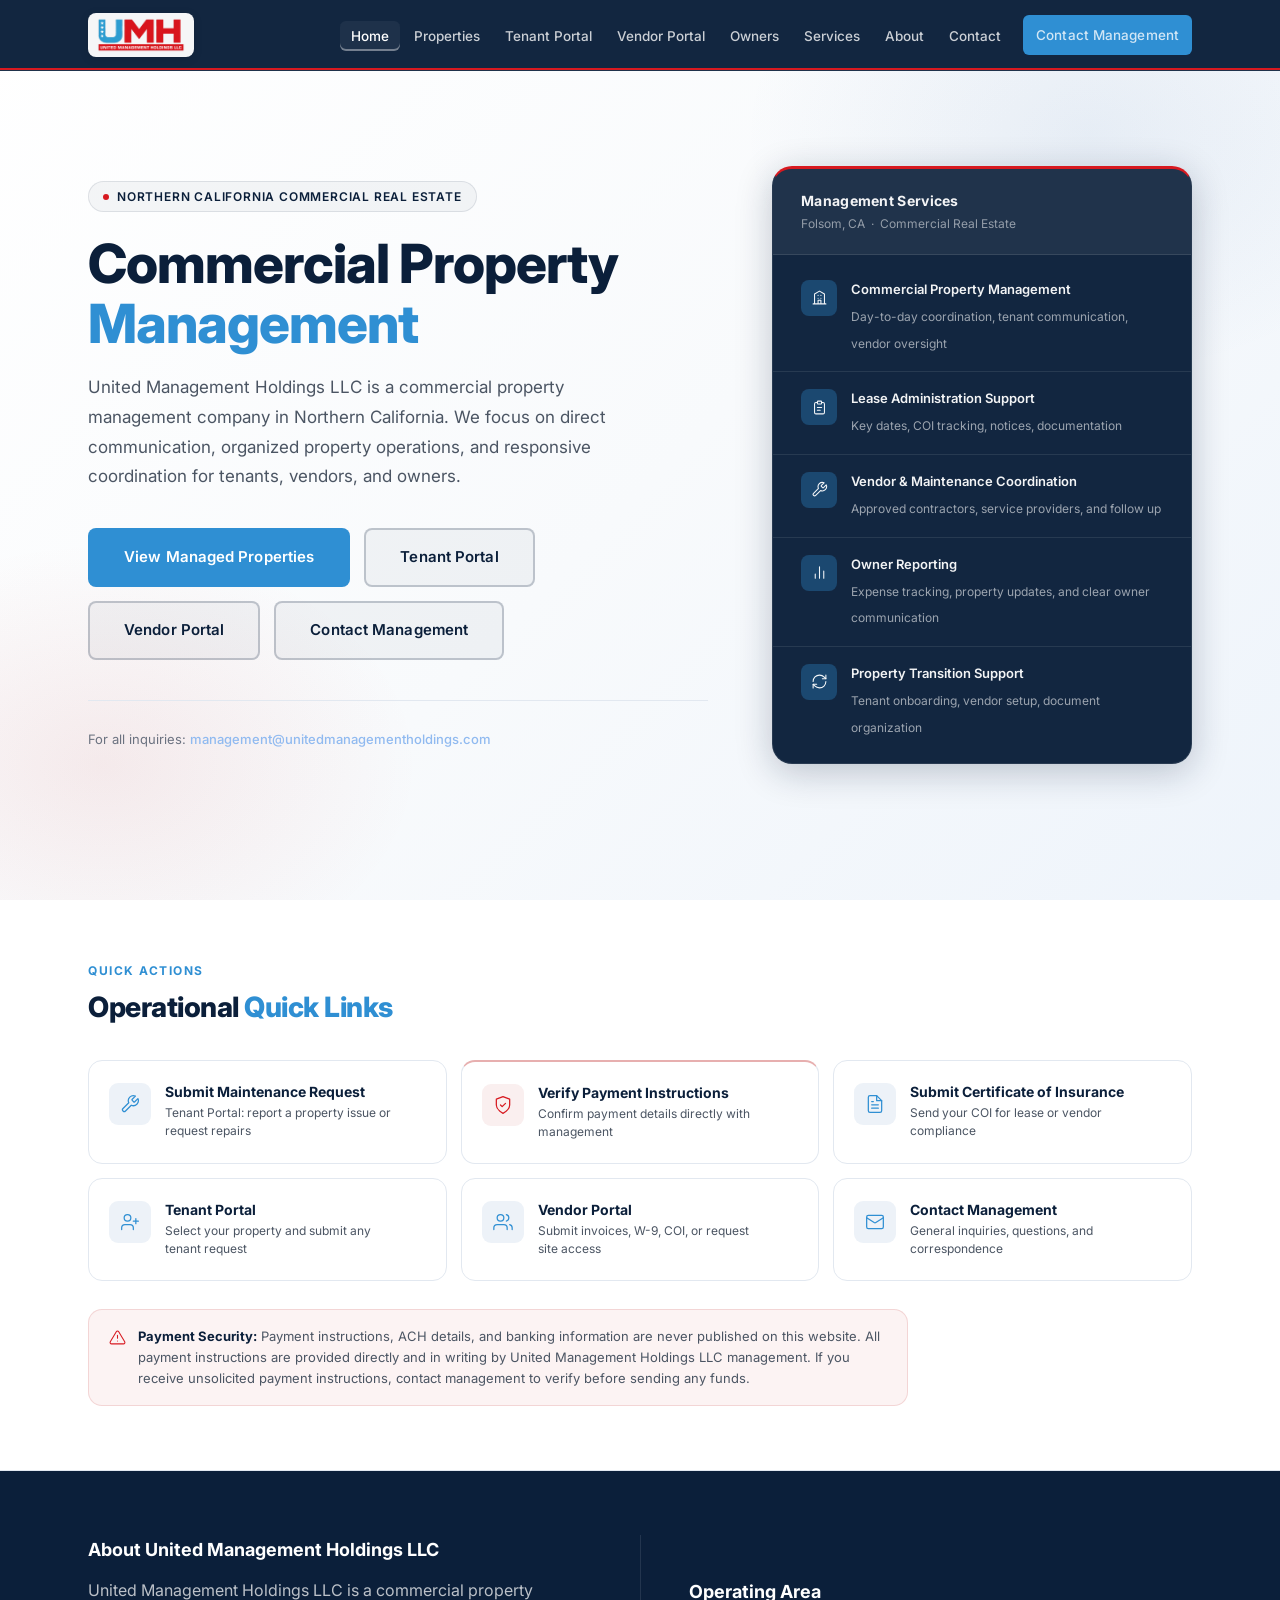
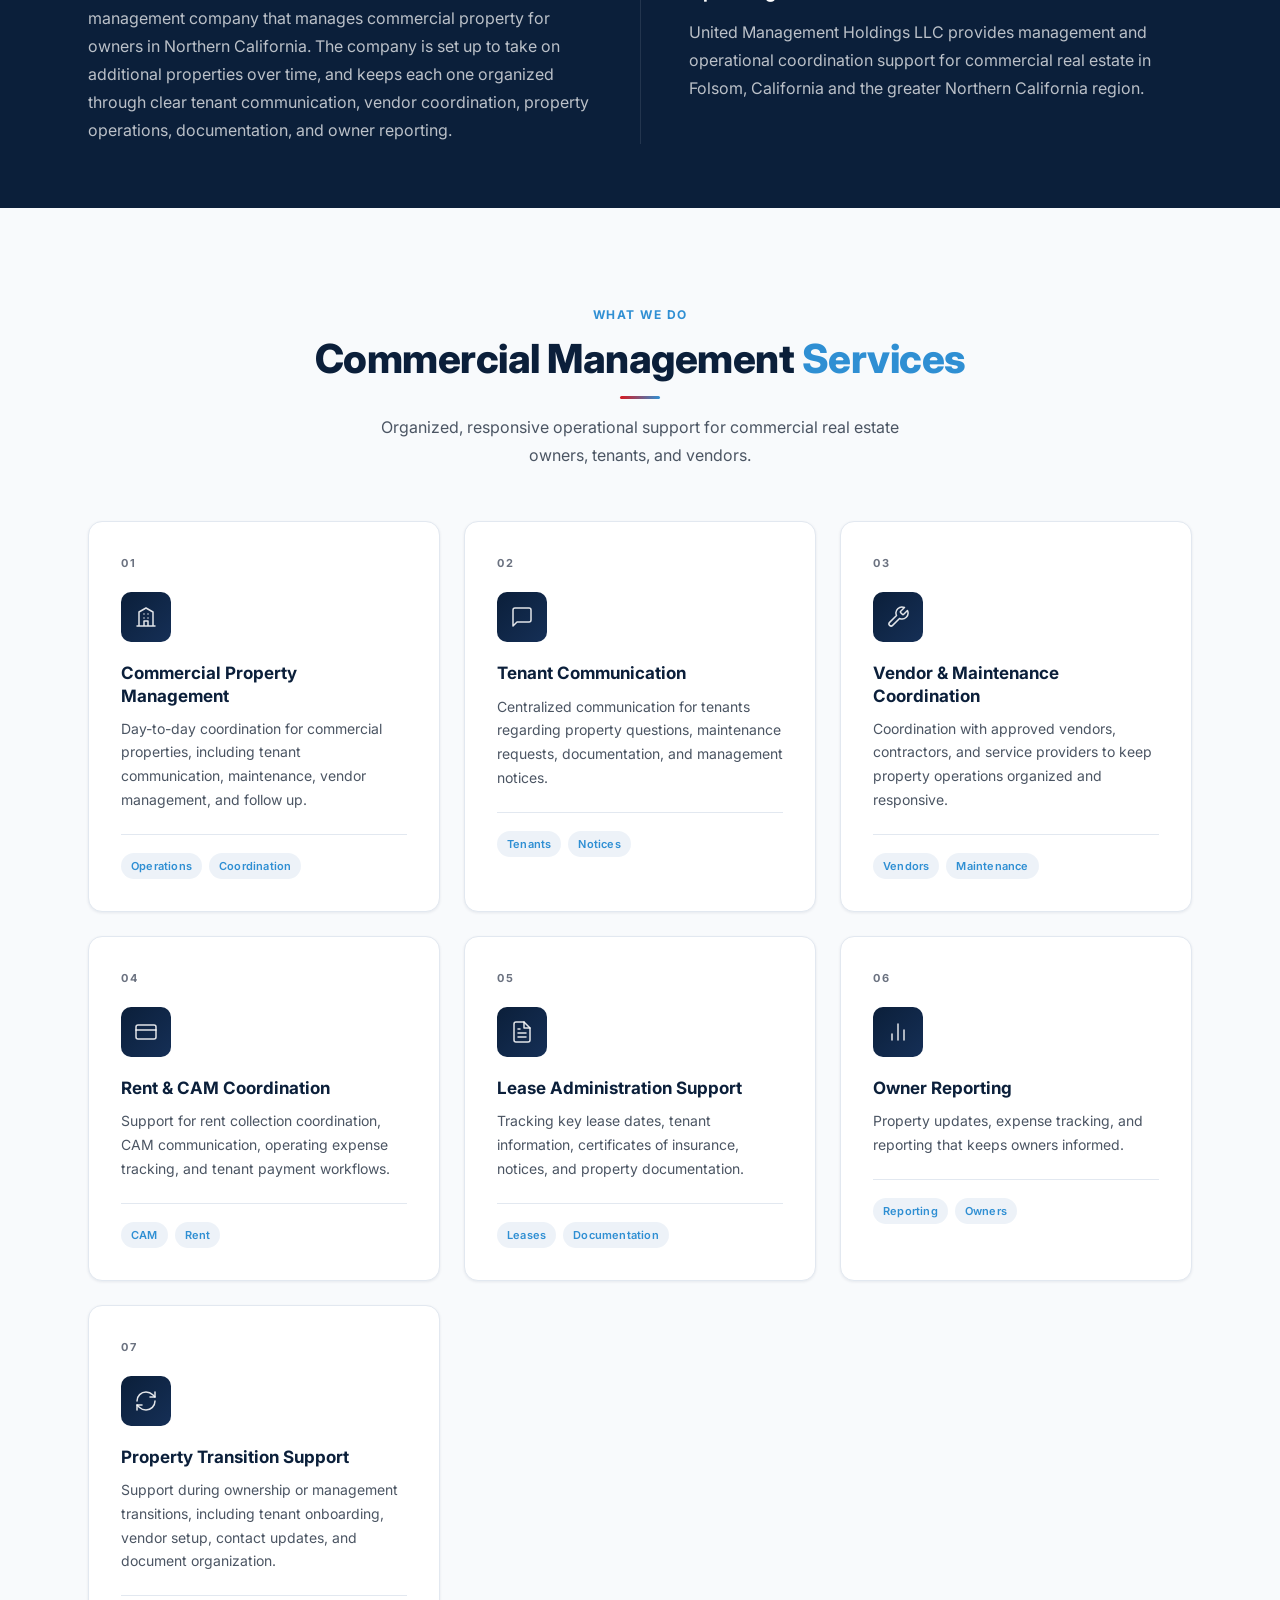
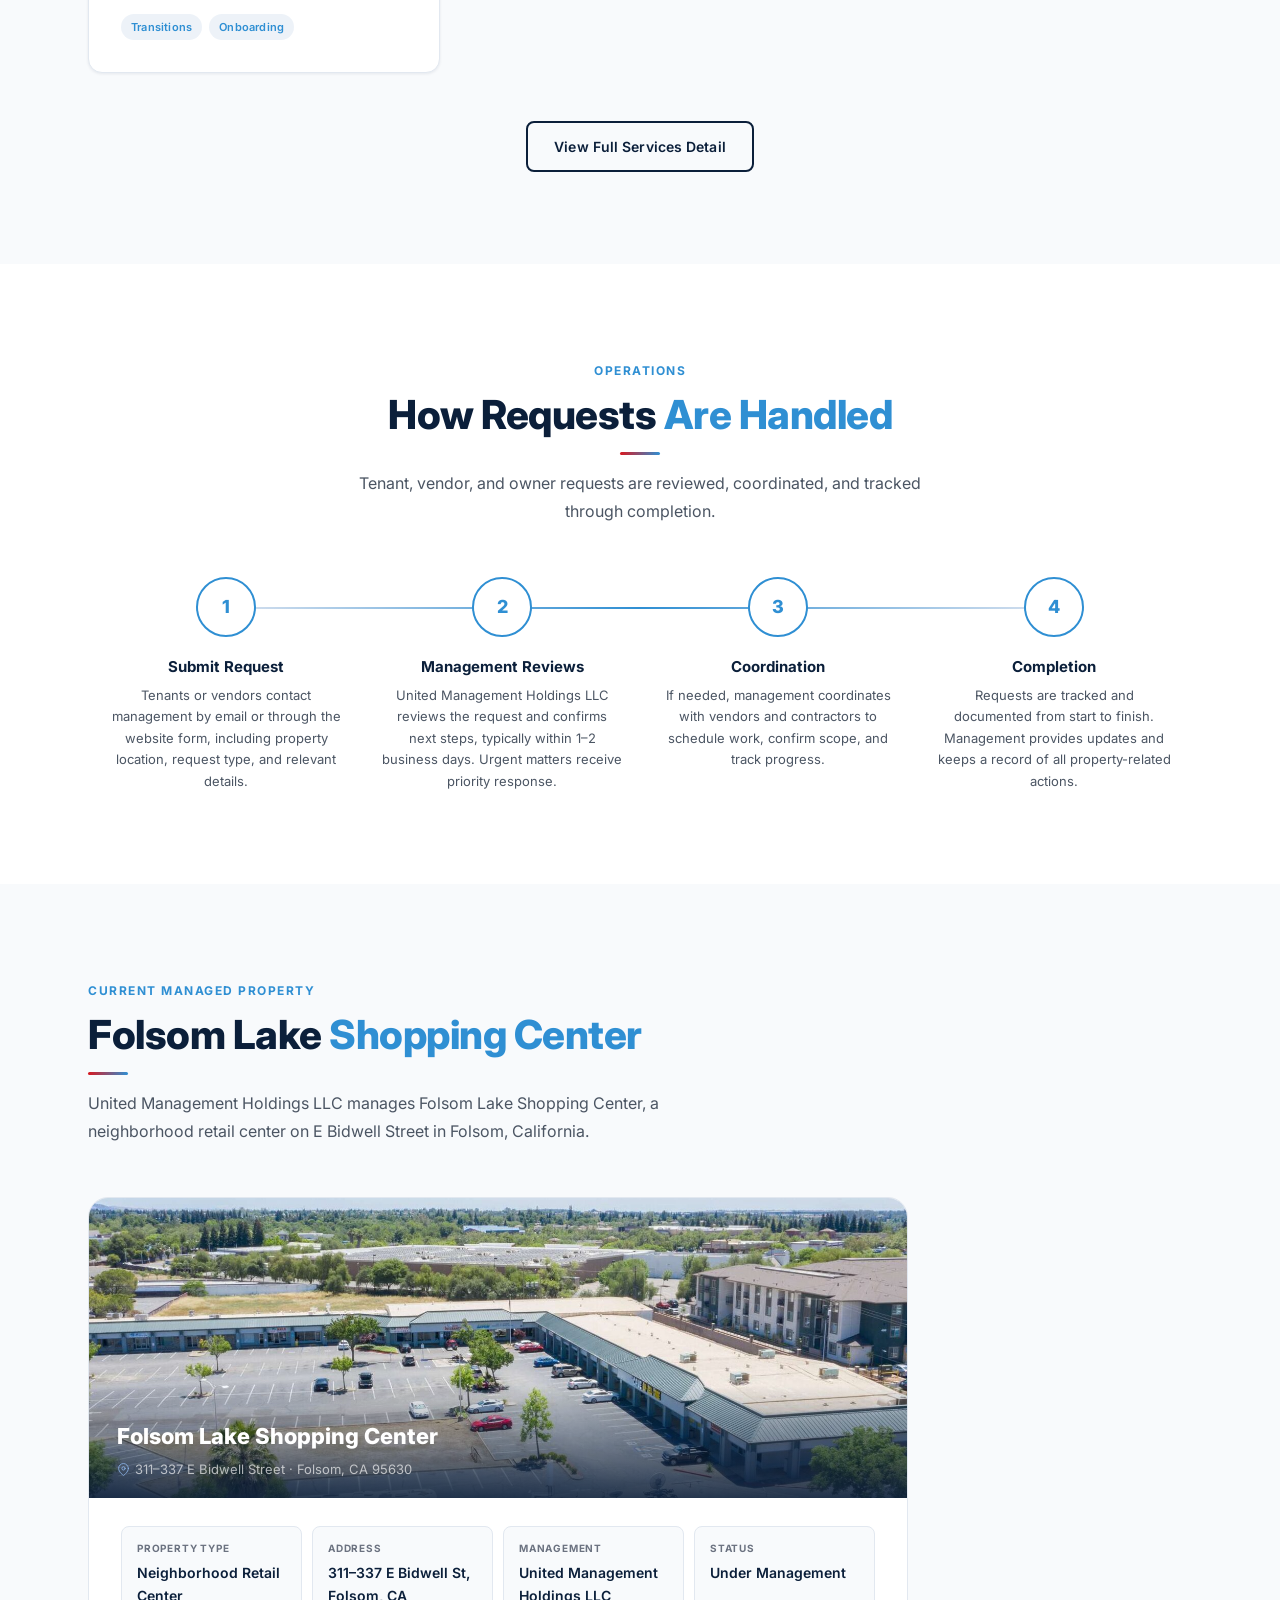
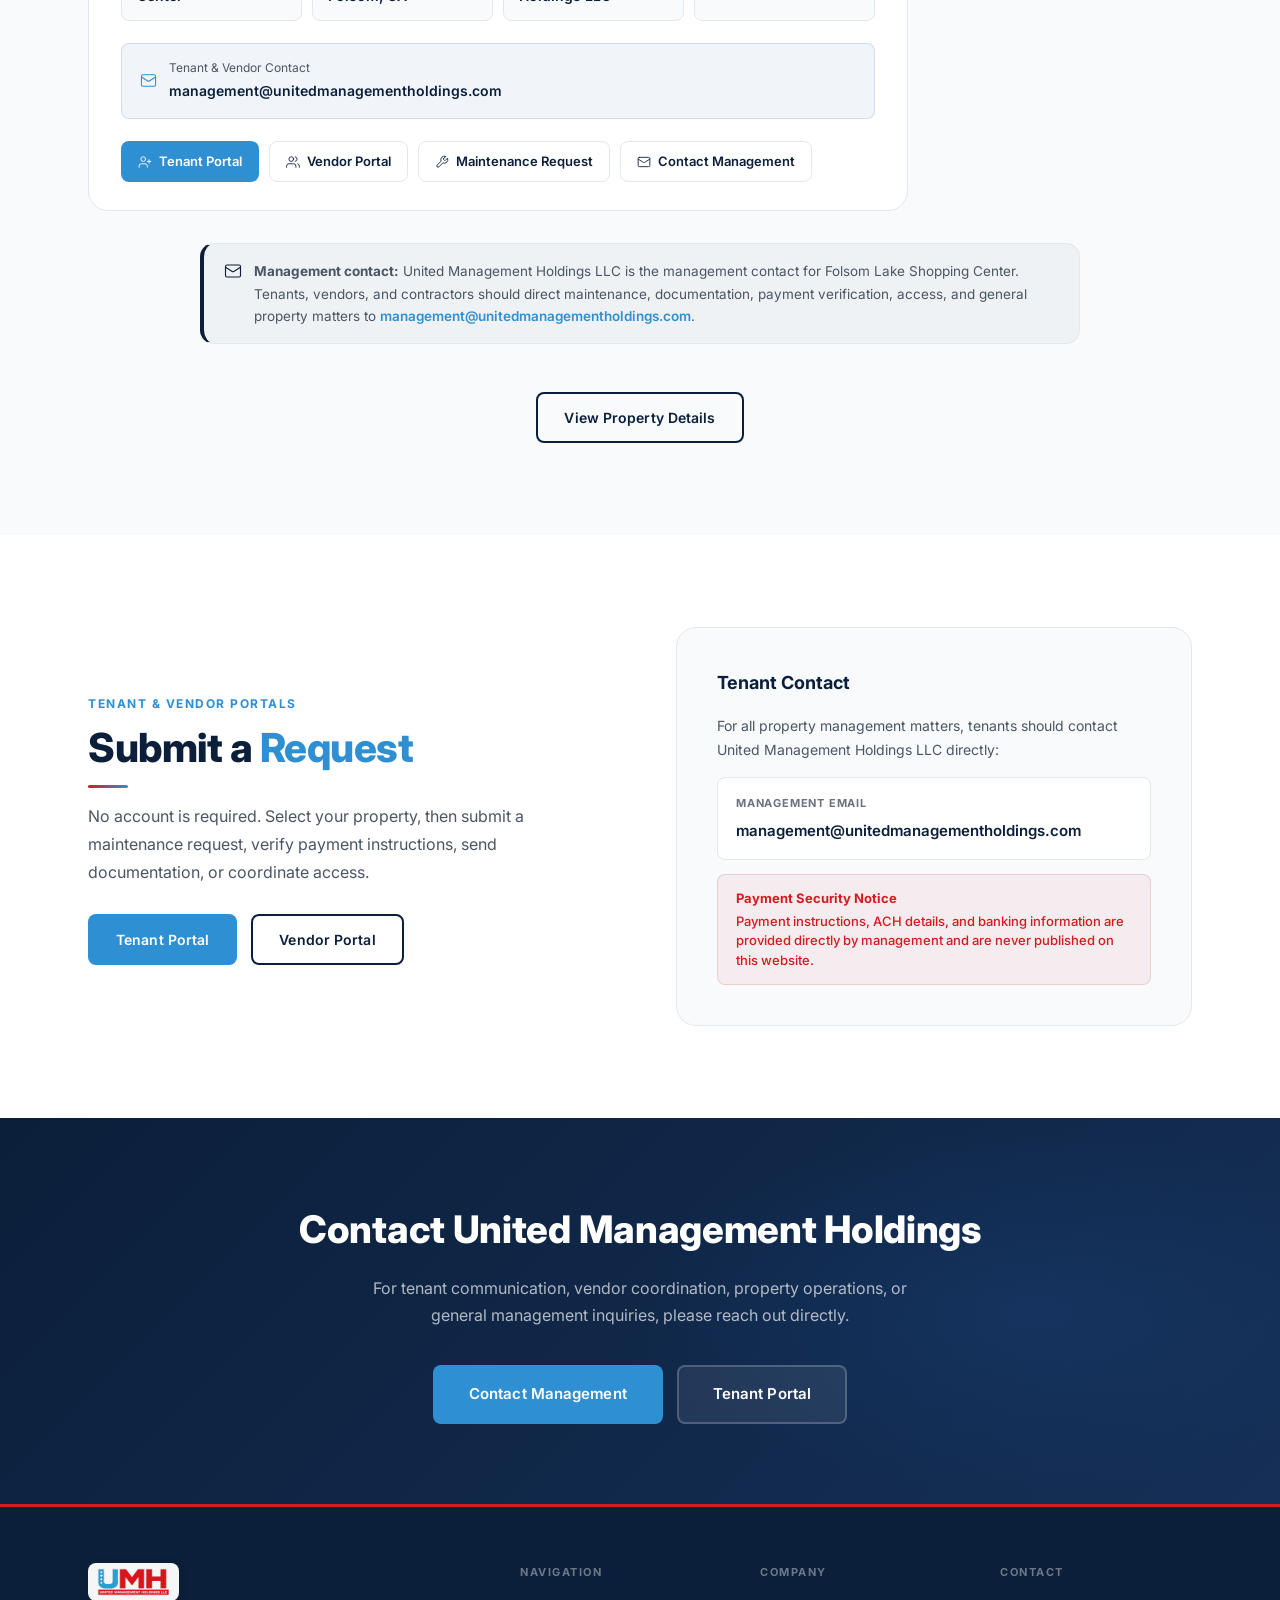
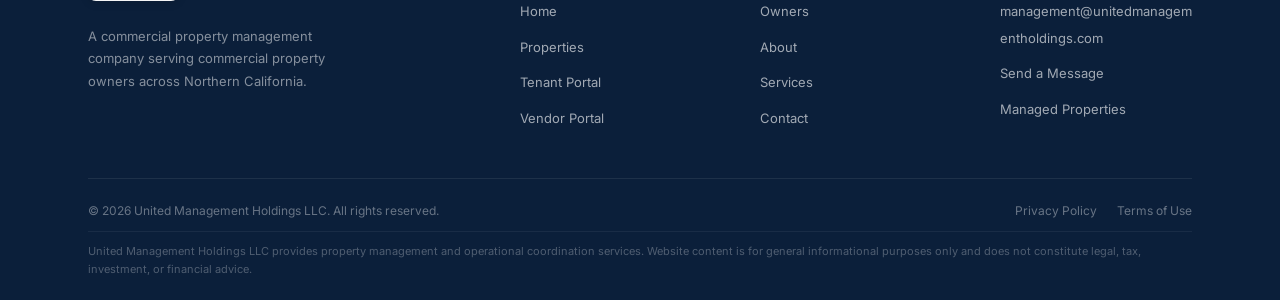
<file: index.html>
<!DOCTYPE html>
<html lang="en">
<head>
  <meta charset="UTF-8" />
  <meta name="viewport" content="width=device-width, initial-scale=1.0" />
  <title>United Management Holdings LLC | Commercial Property Management, Folsom, CA</title>
  <meta name="description" content="United Management Holdings LLC is a commercial property management company managing Folsom Lake Shopping Center at 311–337 E Bidwell Street in Folsom, CA. Tenant coordination, vendor coordination, and owner reporting in Northern California." />
  <!-- Open Graph -->
  <meta property="og:type" content="website" />
  <meta property="og:title" content="United Management Holdings LLC | Commercial Property Management" />
  <meta property="og:description" content="Commercial property management for Folsom Lake Shopping Center, 311–337 E Bidwell Street, Folsom, CA. Tenant coordination, vendor coordination, and owner reporting." />
  <meta property="og:url" content="https://www.unitedmanagementholdings.com/" />
  <meta property="og:site_name" content="United Management Holdings LLC" />
  <meta property="og:image" content="https://www.unitedmanagementholdings.com/assets/umh-og-folsom.jpg" />
  <meta name="twitter:card" content="summary_large_image" />
  <meta name="twitter:title" content="United Management Holdings LLC | Commercial Property Management" />
  <meta name="twitter:description" content="Commercial property management for Folsom Lake Shopping Center, Folsom, CA. Tenant coordination, vendor coordination, and owner reporting." />
  <link rel="canonical" href="https://www.unitedmanagementholdings.com/" />
  <!-- Schema.org -->
  <script type="application/ld+json">
  {
    "@context": "https://schema.org",
    "@type": "ProfessionalService",
    "name": "United Management Holdings LLC",
    "description": "Commercial property management company managing Folsom Lake Shopping Center, 311-337 E Bidwell Street, Folsom, CA 95630. Tenant communication, vendor coordination, and owner reporting in Northern California.",
    "url": "https://www.unitedmanagementholdings.com",
    "email": "management@unitedmanagementholdings.com",
    "image": "https://www.unitedmanagementholdings.com/assets/umh-og-folsom.jpg",
    "areaServed": { "@type": "Place", "name": "Northern California" },
    "serviceType": "Commercial Property Management",
    "address": {
      "@type": "PostalAddress",
      "addressLocality": "Folsom",
      "addressRegion": "CA",
      "addressCountry": "US"
    }
  }
  </script>
  <link rel="preconnect" href="https://fonts.googleapis.com" />
  <link rel="preconnect" href="https://fonts.gstatic.com" crossorigin />
  <link href="https://fonts.googleapis.com/css2?family=Inter:wght@400;500;600;700;800&display=swap" rel="stylesheet" />
  <link rel="stylesheet" href="css/style.css" />
  <link rel="icon" type="image/png" sizes="32x32" href="assets/favicon-32.png" />
  <link rel="apple-touch-icon" href="assets/apple-touch-icon.png" />
</head>
<body>

<!-- NAVBAR -->
<nav class="navbar" id="navbar">
  <div class="container">
    <a href="index.html" class="site-logo" aria-label="United Management Holdings LLC, Home">
      <img src="assets/umh-logo-nav.png" alt="United Management Holdings LLC" class="site-logo-img" />
    </a>
    <ul class="nav-links" id="navLinks" role="navigation" aria-label="Main navigation">
      <li><a href="index.html" class="active">Home</a></li>
      <li><a href="properties.html">Properties</a></li>
      <li><a href="tenant-portal.html">Tenant Portal</a></li>
      <li><a href="vendor-portal.html">Vendor Portal</a></li>
      <li><a href="owners.html">Owners</a></li>
      <li><a href="services.html">Services</a></li>
      <li><a href="about.html">About</a></li>
      <li><a href="contact.html">Contact</a></li>
      <li class="nav-cta"><a href="contact.html" class="btn btn-primary btn-sm">Contact Management</a></li>
    </ul>
    <button class="hamburger" id="hamburger" aria-label="Open menu">
      <span></span><span></span><span></span>
    </button>
  </div>
</nav>

<!-- HERO -->
<section class="hero">
  <div class="container">
    <div class="hero-grid">
      <div>
        <div class="hero-eyebrow">Northern California Commercial Real Estate</div>
        <h1>Commercial Property <em>Management</em></h1>
        <p class="hero-desc">United Management Holdings LLC is a commercial property management company in Northern California. We focus on direct communication, organized property operations, and responsive coordination for tenants, vendors, and owners.</p>
        <div class="hero-btns">
          <a href="properties.html" class="btn btn-primary btn-lg">View Managed Properties</a>
          <a href="tenant-portal.html" class="btn btn-ghost btn-lg">Tenant Portal</a>
          <a href="vendor-portal.html" class="btn btn-ghost btn-lg">Vendor Portal</a>
          <a href="contact.html" class="btn btn-ghost btn-lg">Contact Management</a>
        </div>
        <div class="hero-divider"></div>
        <p class="hero-note">For all inquiries: <a href="mailto:management@unitedmanagementholdings.com" style="color:#90BAF0;font-weight:500;">management@unitedmanagementholdings.com</a></p>
      </div>
      <!-- Services Overview Card -->
      <div class="hero-card">
        <div class="hero-card-header">
          <h3>Management Services</h3>
          <p>Folsom, CA &nbsp;·&nbsp; Commercial Real Estate</p>
        </div>
        <div class="hero-card-body">
          <div class="hero-card-item">
            <div class="hci-icon icon-box-36">
              <svg viewBox="0 0 24 24" fill="none" stroke="currentColor" stroke-width="1.5" stroke-linecap="round" stroke-linejoin="round"><path d="M3 21h18M5 21V7l7-4 7 4v14M10 21v-5h4v5M10 9h.01M14 9h.01M10 13h.01M14 13h.01"/></svg>
            </div>
            <div class="hci-text">
              <strong>Commercial Property Management</strong>
              <span>Day-to-day coordination, tenant communication, vendor oversight</span>
            </div>
          </div>
          <div class="hero-card-item">
            <div class="hci-icon icon-box-36">
              <svg viewBox="0 0 24 24" fill="none" stroke="currentColor" stroke-width="1.5" stroke-linecap="round" stroke-linejoin="round"><path d="M9 5H7a2 2 0 0 0-2 2v12a2 2 0 0 0 2 2h10a2 2 0 0 0 2-2V7a2 2 0 0 0-2-2h-2"/><rect x="9" y="3" width="6" height="4" rx="1"/><path d="M9 12h6M9 16h4"/></svg>
            </div>
            <div class="hci-text">
              <strong>Lease Administration Support</strong>
              <span>Key dates, COI tracking, notices, documentation</span>
            </div>
          </div>
          <div class="hero-card-item">
            <div class="hci-icon icon-box-36">
              <svg viewBox="0 0 24 24" fill="none" stroke="currentColor" stroke-width="1.5" stroke-linecap="round" stroke-linejoin="round"><path d="M14.7 6.3a1 1 0 0 0 0 1.4l1.6 1.6a1 1 0 0 0 1.4 0l3.77-3.77a6 6 0 0 1-7.94 7.94l-6.91 6.91a2.12 2.12 0 0 1-3-3l6.91-6.91a6 6 0 0 1 7.94-7.94l-3.76 3.76z"/></svg>
            </div>
            <div class="hci-text">
              <strong>Vendor &amp; Maintenance Coordination</strong>
              <span>Approved contractors, service providers, and follow up</span>
            </div>
          </div>
          <div class="hero-card-item">
            <div class="hci-icon icon-box-36">
              <svg viewBox="0 0 24 24" fill="none" stroke="currentColor" stroke-width="1.5" stroke-linecap="round" stroke-linejoin="round"><line x1="18" y1="20" x2="18" y2="10"/><line x1="12" y1="20" x2="12" y2="4"/><line x1="6" y1="20" x2="6" y2="14"/></svg>
            </div>
            <div class="hci-text">
              <strong>Owner Reporting</strong>
              <span>Expense tracking, property updates, and clear owner communication</span>
            </div>
          </div>
          <div class="hero-card-item">
            <div class="hci-icon icon-box-36">
              <svg viewBox="0 0 24 24" fill="none" stroke="currentColor" stroke-width="1.5" stroke-linecap="round" stroke-linejoin="round"><path d="M3 12a9 9 0 0 1 9-9 9.75 9.75 0 0 1 6.74 2.74L21 8"/><path d="M21 3v5h-5"/><path d="M21 12a9 9 0 0 1-9 9 9.75 9.75 0 0 1-6.74-2.74L3 16"/><path d="M8 16H3v5"/></svg>
            </div>
            <div class="hci-text">
              <strong>Property Transition Support</strong>
              <span>Tenant onboarding, vendor setup, document organization</span>
            </div>
          </div>
        </div>
      </div>
    </div>
  </div>
</section>

<!-- OPERATIONAL QUICK LINKS -->
<section class="quick-links-section">
  <div class="container">
    <div class="section-eyebrow">Quick Actions</div>
    <h2 class="section-title" style="font-size:28px;">Operational <em>Quick Links</em></h2>
    <div class="quick-links-grid">

      <a href="tenant-portal.html?action=maintenance" class="quick-link-card reveal">
        <div class="qlc-icon">
          <svg viewBox="0 0 24 24" fill="none" stroke="currentColor" stroke-width="1.5" stroke-linecap="round" stroke-linejoin="round"><path d="M14.7 6.3a1 1 0 0 0 0 1.4l1.6 1.6a1 1 0 0 0 1.4 0l3.77-3.77a6 6 0 0 1-7.94 7.94l-6.91 6.91a2.12 2.12 0 0 1-3-3l6.91-6.91a6 6 0 0 1 7.94-7.94l-3.76 3.76z"/></svg>
        </div>
        <div class="qlc-text">
          <div class="qlc-title">Submit Maintenance Request</div>
          <div class="qlc-desc">Tenant Portal: report a property issue or request repairs</div>
        </div>
        <div class="qlc-arrow"><svg viewBox="0 0 24 24" fill="none" stroke="currentColor" stroke-width="1.5" stroke-linecap="round" stroke-linejoin="round"><line x1="5" y1="12" x2="19" y2="12"/><polyline points="12 5 19 12 12 19"/></svg></div>
      </a>

      <a href="tenant-portal.html?action=payment-verify" class="quick-link-card reveal">
        <div class="qlc-icon">
          <svg viewBox="0 0 24 24" fill="none" stroke="currentColor" stroke-width="1.5" stroke-linecap="round" stroke-linejoin="round"><path d="M12 22s8-4 8-10V5l-8-3-8 3v7c0 6 8 10 8 10z"/><path d="m9 12 2 2 4-4"/></svg>
        </div>
        <div class="qlc-text">
          <div class="qlc-title">Verify Payment Instructions</div>
          <div class="qlc-desc">Confirm payment details directly with management</div>
        </div>
        <div class="qlc-arrow"><svg viewBox="0 0 24 24" fill="none" stroke="currentColor" stroke-width="1.5" stroke-linecap="round" stroke-linejoin="round"><line x1="5" y1="12" x2="19" y2="12"/><polyline points="12 5 19 12 12 19"/></svg></div>
      </a>

      <a href="tenant-portal.html?action=coi" class="quick-link-card reveal">
        <div class="qlc-icon">
          <svg viewBox="0 0 24 24" fill="none" stroke="currentColor" stroke-width="1.5" stroke-linecap="round" stroke-linejoin="round"><path d="M14 2H6a2 2 0 0 0-2 2v16a2 2 0 0 0 2 2h12a2 2 0 0 0 2-2V8z"/><polyline points="14 2 14 8 20 8"/><line x1="16" y1="13" x2="8" y2="13"/><line x1="16" y1="17" x2="8" y2="17"/><line x1="10" y1="9" x2="8" y2="9"/></svg>
        </div>
        <div class="qlc-text">
          <div class="qlc-title">Submit Certificate of Insurance</div>
          <div class="qlc-desc">Send your COI for lease or vendor compliance</div>
        </div>
        <div class="qlc-arrow"><svg viewBox="0 0 24 24" fill="none" stroke="currentColor" stroke-width="1.5" stroke-linecap="round" stroke-linejoin="round"><line x1="5" y1="12" x2="19" y2="12"/><polyline points="12 5 19 12 12 19"/></svg></div>
      </a>

      <a href="tenant-portal.html" class="quick-link-card reveal">
        <div class="qlc-icon">
          <svg viewBox="0 0 24 24" fill="none" stroke="currentColor" stroke-width="1.5" stroke-linecap="round" stroke-linejoin="round"><path d="M16 21v-2a4 4 0 0 0-4-4H6a4 4 0 0 0-4 4v2"/><circle cx="9" cy="7" r="4"/><line x1="19" y1="8" x2="19" y2="14"/><line x1="22" y1="11" x2="16" y2="11"/></svg>
        </div>
        <div class="qlc-text">
          <div class="qlc-title">Tenant Portal</div>
          <div class="qlc-desc">Select your property and submit any tenant request</div>
        </div>
        <div class="qlc-arrow"><svg viewBox="0 0 24 24" fill="none" stroke="currentColor" stroke-width="1.5" stroke-linecap="round" stroke-linejoin="round"><line x1="5" y1="12" x2="19" y2="12"/><polyline points="12 5 19 12 12 19"/></svg></div>
      </a>

      <a href="vendor-portal.html" class="quick-link-card reveal">
        <div class="qlc-icon">
          <svg viewBox="0 0 24 24" fill="none" stroke="currentColor" stroke-width="1.5" stroke-linecap="round" stroke-linejoin="round"><path d="M17 21v-2a4 4 0 0 0-4-4H5a4 4 0 0 0-4 4v2"/><circle cx="9" cy="7" r="4"/><path d="M23 21v-2a4 4 0 0 0-3-3.87"/><path d="M16 3.13a4 4 0 0 1 0 7.75"/></svg>
        </div>
        <div class="qlc-text">
          <div class="qlc-title">Vendor Portal</div>
          <div class="qlc-desc">Submit invoices, W-9, COI, or request site access</div>
        </div>
        <div class="qlc-arrow"><svg viewBox="0 0 24 24" fill="none" stroke="currentColor" stroke-width="1.5" stroke-linecap="round" stroke-linejoin="round"><line x1="5" y1="12" x2="19" y2="12"/><polyline points="12 5 19 12 12 19"/></svg></div>
      </a>

      <a href="contact.html" class="quick-link-card reveal">
        <div class="qlc-icon">
          <svg viewBox="0 0 24 24" fill="none" stroke="currentColor" stroke-width="1.5" stroke-linecap="round" stroke-linejoin="round"><rect x="2" y="4" width="20" height="16" rx="2"/><path d="m22 7-8.97 5.7a1.94 1.94 0 0 1-2.06 0L2 7"/></svg>
        </div>
        <div class="qlc-text">
          <div class="qlc-title">Contact Management</div>
          <div class="qlc-desc">General inquiries, questions, and correspondence</div>
        </div>
        <div class="qlc-arrow"><svg viewBox="0 0 24 24" fill="none" stroke="currentColor" stroke-width="1.5" stroke-linecap="round" stroke-linejoin="round"><line x1="5" y1="12" x2="19" y2="12"/><polyline points="12 5 19 12 12 19"/></svg></div>
      </a>

    </div>

    <!-- Payment Security Notice -->
    <div style="margin-top:28px;padding:16px 20px;background:rgba(185,28,28,0.05);border:1px solid rgba(185,28,28,0.14);border-radius:var(--radius-lg);display:flex;align-items:flex-start;gap:12px;max-width:820px;">
      <div style="color:var(--red);flex-shrink:0;margin-top:1px;">
        <svg width="17" height="17" viewBox="0 0 24 24" fill="none" stroke="currentColor" stroke-width="1.5" stroke-linecap="round" stroke-linejoin="round"><path d="m10.29 3.86-8.47 14.14A2 2 0 0 0 3.53 21h16.94a2 2 0 0 0 1.71-3L13.71 3.86a2 2 0 0 0-3.42 0z"/><line x1="12" y1="9" x2="12" y2="13"/><line x1="12" y1="17" x2="12.01" y2="17"/></svg>
      </div>
      <p style="font-size:13px;color:var(--text-sec);line-height:1.6;"><strong style="color:var(--navy);">Payment Security:</strong> Payment instructions, ACH details, and banking information are never published on this website. All payment instructions are provided directly and in writing by United Management Holdings LLC management. If you receive unsolicited payment instructions, contact management to verify before sending any funds.</p>
    </div>
  </div>
</section>

<!-- ABOUT STRIP -->
<div class="about-strip">
  <div class="container">
    <div class="about-strip-grid">
      <div class="about-strip-col">
        <h3>About United Management Holdings LLC</h3>
        <p>United Management Holdings LLC is a commercial property management company that manages commercial property for owners in Northern California. The company is set up to take on additional properties over time, and keeps each one organized through clear tenant communication, vendor coordination, property operations, documentation, and owner reporting.</p>
      </div>
      <div class="about-strip-divider"></div>
      <div class="about-strip-col">
        <h3>Operating Area</h3>
        <p>United Management Holdings LLC provides management and operational coordination support for commercial real estate in Folsom, California and the greater Northern California region.</p>
      </div>
    </div>
  </div>
</div>

<!-- SERVICES -->
<section class="section section-alt">
  <div class="container">
    <div class="section-header centered">
      <div class="section-eyebrow">What We Do</div>
      <h2 class="section-title">Commercial Management <em>Services</em></h2>
      <div class="accent-bar centered"></div>
      <p class="section-desc">Organized, responsive operational support for commercial real estate owners, tenants, and vendors.</p>
    </div>
    <div class="services-grid">

      <div class="service-card reveal">
        <div class="service-card-num">01</div>
        <div class="service-icon-wrap icon-box icon-box-navy icon-box-50">
          <svg viewBox="0 0 24 24" fill="none" stroke="currentColor" stroke-width="1.5" stroke-linecap="round" stroke-linejoin="round"><path d="M3 21h18M5 21V7l7-4 7 4v14M10 21v-5h4v5M10 9h.01M14 9h.01M10 13h.01M14 13h.01"/></svg>
        </div>
        <h3>Commercial Property Management</h3>
        <p>Day-to-day coordination for commercial properties, including tenant communication, maintenance, vendor management, and follow up.</p>
        <div class="service-card-footer"><div class="service-card-tags"><span class="tag">Operations</span><span class="tag">Coordination</span></div></div>
      </div>

      <div class="service-card reveal">
        <div class="service-card-num">02</div>
        <div class="service-icon-wrap icon-box icon-box-navy icon-box-50">
          <svg viewBox="0 0 24 24" fill="none" stroke="currentColor" stroke-width="1.5" stroke-linecap="round" stroke-linejoin="round"><path d="M21 15a2 2 0 0 1-2 2H7l-4 4V5a2 2 0 0 1 2-2h14a2 2 0 0 1 2 2z"/></svg>
        </div>
        <h3>Tenant Communication</h3>
        <p>Centralized communication for tenants regarding property questions, maintenance requests, documentation, and management notices.</p>
        <div class="service-card-footer"><div class="service-card-tags"><span class="tag">Tenants</span><span class="tag">Notices</span></div></div>
      </div>

      <div class="service-card reveal">
        <div class="service-card-num">03</div>
        <div class="service-icon-wrap icon-box icon-box-navy icon-box-50">
          <svg viewBox="0 0 24 24" fill="none" stroke="currentColor" stroke-width="1.5" stroke-linecap="round" stroke-linejoin="round"><path d="M14.7 6.3a1 1 0 0 0 0 1.4l1.6 1.6a1 1 0 0 0 1.4 0l3.77-3.77a6 6 0 0 1-7.94 7.94l-6.91 6.91a2.12 2.12 0 0 1-3-3l6.91-6.91a6 6 0 0 1 7.94-7.94l-3.76 3.76z"/></svg>
        </div>
        <h3>Vendor &amp; Maintenance Coordination</h3>
        <p>Coordination with approved vendors, contractors, and service providers to keep property operations organized and responsive.</p>
        <div class="service-card-footer"><div class="service-card-tags"><span class="tag">Vendors</span><span class="tag">Maintenance</span></div></div>
      </div>

      <div class="service-card reveal">
        <div class="service-card-num">04</div>
        <div class="service-icon-wrap icon-box icon-box-navy icon-box-50">
          <svg viewBox="0 0 24 24" fill="none" stroke="currentColor" stroke-width="1.5" stroke-linecap="round" stroke-linejoin="round"><rect x="2" y="5" width="20" height="14" rx="2"/><line x1="2" y1="10" x2="22" y2="10"/></svg>
        </div>
        <h3>Rent &amp; CAM Coordination</h3>
        <p>Support for rent collection coordination, CAM communication, operating expense tracking, and tenant payment workflows.</p>
        <div class="service-card-footer"><div class="service-card-tags"><span class="tag">CAM</span><span class="tag">Rent</span></div></div>
      </div>

      <div class="service-card reveal">
        <div class="service-card-num">05</div>
        <div class="service-icon-wrap icon-box icon-box-navy icon-box-50">
          <svg viewBox="0 0 24 24" fill="none" stroke="currentColor" stroke-width="1.5" stroke-linecap="round" stroke-linejoin="round"><path d="M14 2H6a2 2 0 0 0-2 2v16a2 2 0 0 0 2 2h12a2 2 0 0 0 2-2V8z"/><polyline points="14 2 14 8 20 8"/><line x1="16" y1="13" x2="8" y2="13"/><line x1="16" y1="17" x2="8" y2="17"/><line x1="10" y1="9" x2="8" y2="9"/></svg>
        </div>
        <h3>Lease Administration Support</h3>
        <p>Tracking key lease dates, tenant information, certificates of insurance, notices, and property documentation.</p>
        <div class="service-card-footer"><div class="service-card-tags"><span class="tag">Leases</span><span class="tag">Documentation</span></div></div>
      </div>

      <div class="service-card reveal">
        <div class="service-card-num">06</div>
        <div class="service-icon-wrap icon-box icon-box-navy icon-box-50">
          <svg viewBox="0 0 24 24" fill="none" stroke="currentColor" stroke-width="1.5" stroke-linecap="round" stroke-linejoin="round"><line x1="18" y1="20" x2="18" y2="10"/><line x1="12" y1="20" x2="12" y2="4"/><line x1="6" y1="20" x2="6" y2="14"/></svg>
        </div>
        <h3>Owner Reporting</h3>
        <p>Property updates, expense tracking, and reporting that keeps owners informed.</p>
        <div class="service-card-footer"><div class="service-card-tags"><span class="tag">Reporting</span><span class="tag">Owners</span></div></div>
      </div>

      <div class="service-card reveal">
        <div class="service-card-num">07</div>
        <div class="service-icon-wrap icon-box icon-box-navy icon-box-50">
          <svg viewBox="0 0 24 24" fill="none" stroke="currentColor" stroke-width="1.5" stroke-linecap="round" stroke-linejoin="round"><path d="M3 12a9 9 0 0 1 9-9 9.75 9.75 0 0 1 6.74 2.74L21 8"/><path d="M21 3v5h-5"/><path d="M21 12a9 9 0 0 1-9 9 9.75 9.75 0 0 1-6.74-2.74L3 16"/><path d="M8 16H3v5"/></svg>
        </div>
        <h3>Property Transition Support</h3>
        <p>Support during ownership or management transitions, including tenant onboarding, vendor setup, contact updates, and document organization.</p>
        <div class="service-card-footer"><div class="service-card-tags"><span class="tag">Transitions</span><span class="tag">Onboarding</span></div></div>
      </div>

    </div>
    <div class="text-center mt-48">
      <a href="services.html" class="btn btn-outline-navy">View Full Services Detail</a>
    </div>
  </div>
</section>

<!-- HOW REQUESTS ARE HANDLED -->
<section class="section process-section">
  <div class="container">
    <div class="section-header centered">
      <div class="section-eyebrow">Operations</div>
      <h2 class="section-title">How Requests <em>Are Handled</em></h2>
      <div class="accent-bar centered"></div>
      <p class="section-desc">Tenant, vendor, and owner requests are reviewed, coordinated, and tracked through completion.</p>
    </div>
    <div class="process-steps">
      <div class="process-step reveal">
        <div class="process-step-num">1</div>
        <h4>Submit Request</h4>
        <p>Tenants or vendors contact management by email or through the website form, including property location, request type, and relevant details.</p>
      </div>
      <div class="process-step reveal">
        <div class="process-step-num">2</div>
        <h4>Management Reviews</h4>
        <p>United Management Holdings LLC reviews the request and confirms next steps, typically within 1–2 business days. Urgent matters receive priority response.</p>
      </div>
      <div class="process-step reveal">
        <div class="process-step-num">3</div>
        <h4>Coordination</h4>
        <p>If needed, management coordinates with vendors and contractors to schedule work, confirm scope, and track progress.</p>
      </div>
      <div class="process-step reveal">
        <div class="process-step-num">4</div>
        <h4>Completion</h4>
        <p>Requests are tracked and documented from start to finish. Management provides updates and keeps a record of all property-related actions.</p>
      </div>
    </div>
  </div>
</section>

<!-- FOLSOM PROPERTY / ASSET OPERATIONS -->
<section class="section section-alt">
  <div class="container">
    <div class="section-header">
      <div class="section-eyebrow">Current Managed Property</div>
      <h2 class="section-title">Folsom Lake <em>Shopping Center</em></h2>
      <div class="accent-bar"></div>
      <p class="section-desc">United Management Holdings LLC manages Folsom Lake Shopping Center, a neighborhood retail center on E Bidwell Street in Folsom, California.</p>
    </div>

    <div class="property-location-card reveal">
      <div class="property-photo-area photo-live">
        <img src="assets/folsom-property-main.jpg" alt="Folsom Lake Shopping Center, 311-337 E Bidwell Street, Folsom, California" loading="lazy" />
        <div class="property-photo-overlay">
          <h3>Folsom Lake Shopping Center</h3>
          <div class="prop-loc">
            <svg viewBox="0 0 24 24" fill="none" stroke="currentColor" stroke-width="1.5" stroke-linecap="round" stroke-linejoin="round"><path d="M21 10c0 7-9 13-9 13s-9-6-9-13a9 9 0 0 1 18 0z"/><circle cx="12" cy="10" r="3"/></svg>
            311–337 E Bidwell Street · Folsom, CA 95630
          </div>
        </div>
      </div>
      <!-- Body -->
      <div class="property-body">
        <div class="property-meta-grid">
          <div class="property-meta-item">
            <div class="pmi-label">Property Type</div>
            <div class="pmi-value">Neighborhood Retail Center</div>
          </div>
          <div class="property-meta-item">
            <div class="pmi-label">Address</div>
            <div class="pmi-value">311–337 E Bidwell St, Folsom, CA</div>
          </div>
          <div class="property-meta-item">
            <div class="pmi-label">Management</div>
            <div class="pmi-value">United Management Holdings LLC</div>
          </div>
          <div class="property-meta-item">
            <div class="pmi-label">Status</div>
            <div class="pmi-value">Under Management</div>
          </div>
        </div>
        <div class="property-contact-bar">
          <svg viewBox="0 0 24 24" fill="none" stroke="currentColor" stroke-width="1.5" stroke-linecap="round" stroke-linejoin="round"><rect x="2" y="4" width="20" height="16" rx="2"/><path d="m22 7-8.97 5.7a1.94 1.94 0 0 1-2.06 0L2 7"/></svg>
          <div>
            <div class="pcb-label">Tenant &amp; Vendor Contact</div>
            <a href="mailto:management@unitedmanagementholdings.com">management@unitedmanagementholdings.com</a>
          </div>
        </div>
        <div class="property-quick-actions">
          <a href="tenant-portal.html" class="pqa-btn pqa-btn-primary">
            <svg viewBox="0 0 24 24" fill="none" stroke="currentColor" stroke-width="1.5" stroke-linecap="round" stroke-linejoin="round"><path d="M16 21v-2a4 4 0 0 0-4-4H6a4 4 0 0 0-4 4v2"/><circle cx="9" cy="7" r="4"/><line x1="19" y1="8" x2="19" y2="14"/><line x1="22" y1="11" x2="16" y2="11"/></svg>
            Tenant Portal
          </a>
          <a href="vendor-portal.html" class="pqa-btn pqa-btn-outline">
            <svg viewBox="0 0 24 24" fill="none" stroke="currentColor" stroke-width="1.5" stroke-linecap="round" stroke-linejoin="round"><path d="M17 21v-2a4 4 0 0 0-4-4H5a4 4 0 0 0-4 4v2"/><circle cx="9" cy="7" r="4"/><path d="M23 21v-2a4 4 0 0 0-3-3.87"/><path d="M16 3.13a4 4 0 0 1 0 7.75"/></svg>
            Vendor Portal
          </a>
          <a href="tenant-portal.html?action=maintenance" class="pqa-btn pqa-btn-outline">
            <svg viewBox="0 0 24 24" fill="none" stroke="currentColor" stroke-width="1.5" stroke-linecap="round" stroke-linejoin="round"><path d="M14.7 6.3a1 1 0 0 0 0 1.4l1.6 1.6a1 1 0 0 0 1.4 0l3.77-3.77a6 6 0 0 1-7.94 7.94l-6.91 6.91a2.12 2.12 0 0 1-3-3l6.91-6.91a6 6 0 0 1 7.94-7.94l-3.76 3.76z"/></svg>
            Maintenance Request
          </a>
          <a href="contact.html" class="pqa-btn pqa-btn-outline">
            <svg viewBox="0 0 24 24" fill="none" stroke="currentColor" stroke-width="1.5" stroke-linecap="round" stroke-linejoin="round"><rect x="2" y="4" width="20" height="16" rx="2"/><path d="m22 7-8.97 5.7a1.94 1.94 0 0 1-2.06 0L2 7"/></svg>
            Contact Management
          </a>
        </div>
      </div>
    </div>

    <div class="mgmt-notice center" style="margin-top:32px;">
      <svg viewBox="0 0 24 24" fill="none" stroke="currentColor" stroke-width="1.5" stroke-linecap="round" stroke-linejoin="round"><rect x="2" y="4" width="20" height="16" rx="2"/><path d="m22 7-8.97 5.7a1.94 1.94 0 0 1-2.06 0L2 7"/></svg>
      <p><strong>Management contact:</strong> United Management Holdings LLC is the management contact for Folsom Lake Shopping Center. Tenants, vendors, and contractors should direct maintenance, documentation, payment verification, access, and general property matters to <a href="mailto:management@unitedmanagementholdings.com">management@unitedmanagementholdings.com</a>.</p>
    </div>

    <div class="text-center mt-48">
      <a href="properties.html" class="btn btn-outline-navy">View Property Details</a>
    </div>
  </div>
</section>

<!-- TENANT RESOURCES PREVIEW -->
<section class="section">
  <div class="container">
    <div class="two-col align-center">
      <div>
        <div class="section-eyebrow">Tenant &amp; Vendor Portals</div>
        <h2 class="section-title">Submit a <em>Request</em></h2>
        <div class="accent-bar"></div>
        <p class="section-desc" style="margin-bottom:28px;">No account is required. Select your property, then submit a maintenance request, verify payment instructions, send documentation, or coordinate access.</p>
        <div style="display:flex;gap:14px;flex-wrap:wrap;">
          <a href="tenant-portal.html" class="btn btn-primary">Tenant Portal</a>
          <a href="vendor-portal.html" class="btn btn-outline-navy">Vendor Portal</a>
        </div>
      </div>
      <div class="info-panel reveal">
        <h3>Tenant Contact</h3>
        <p>For all property management matters, tenants should contact United Management Holdings LLC directly:</p>
        <div style="margin-top:16px;padding:16px 18px;background:var(--white);border:1px solid var(--border);border-radius:var(--radius);">
          <span style="font-size:11px;font-weight:700;color:var(--text-light);text-transform:uppercase;letter-spacing:0.8px;display:block;margin-bottom:4px;">Management Email</span>
          <a href="mailto:management@unitedmanagementholdings.com" style="font-size:15px;font-weight:600;color:var(--navy);">management@unitedmanagementholdings.com</a>
        </div>
        <div class="alert" style="margin-top:14px;">
          <strong style="display:block;margin-bottom:3px;">Payment Security Notice</strong>
          Payment instructions, ACH details, and banking information are provided directly by management and are never published on this website.
        </div>
      </div>
    </div>
  </div>
</section>

<!-- CTA BANNER -->
<section class="cta-banner">
  <div class="container">
    <h2>Contact United Management Holdings</h2>
    <p>For tenant communication, vendor coordination, property operations, or general management inquiries, please reach out directly.</p>
    <div class="cta-btns">
      <a href="contact.html" class="btn btn-primary btn-lg">Contact Management</a>
      <a href="tenant-portal.html" class="btn btn-ghost btn-lg">Tenant Portal</a>
    </div>
  </div>
</section>

<!-- FOOTER -->
<footer class="footer">
  <div class="container">
    <div class="footer-grid">
      <div class="footer-brand">
        <a href="index.html" class="site-logo footer-site-logo">
          <img src="assets/umh-logo-nav.png" alt="United Management Holdings LLC" class="site-logo-img" />
        </a>
        <p>A commercial property management company serving commercial property owners across Northern California.</p>
      </div>
      <div class="footer-col">
        <h5>Navigation</h5>
        <ul>
          <li><a href="index.html">Home</a></li>
          <li><a href="properties.html">Properties</a></li>
          <li><a href="tenant-portal.html">Tenant Portal</a></li>
          <li><a href="vendor-portal.html">Vendor Portal</a></li>
        </ul>
      </div>
      <div class="footer-col">
        <h5>Company</h5>
        <ul>
          <li><a href="owners.html">Owners</a></li>
          <li><a href="about.html">About</a></li>
          <li><a href="services.html">Services</a></li>
          <li><a href="contact.html">Contact</a></li>
        </ul>
      </div>
      <div class="footer-col">
        <h5>Contact</h5>
        <ul>
          <li><a href="mailto:management@unitedmanagementholdings.com">management@unitedmanagementholdings.com</a></li>
          <li><a href="contact.html">Send a Message</a></li>
          <li><a href="properties.html">Managed Properties</a></li>
        </ul>
      </div>
    </div>
    <div class="footer-bottom">
      <div class="footer-bottom-top">
        <span class="footer-copy">&copy; 2026 United Management Holdings LLC. All rights reserved.</span>
        <div class="footer-links">
          <a href="privacy.html">Privacy Policy</a>
          <a href="terms.html">Terms of Use</a>
        </div>
      </div>
      <p class="footer-disclaimer">United Management Holdings LLC provides property management and operational coordination services. Website content is for general informational purposes only and does not constitute legal, tax, investment, or financial advice.</p>
    </div>
  </div>
</footer>

<script src="js/main.js"></script>
</body>
</html>
</file>
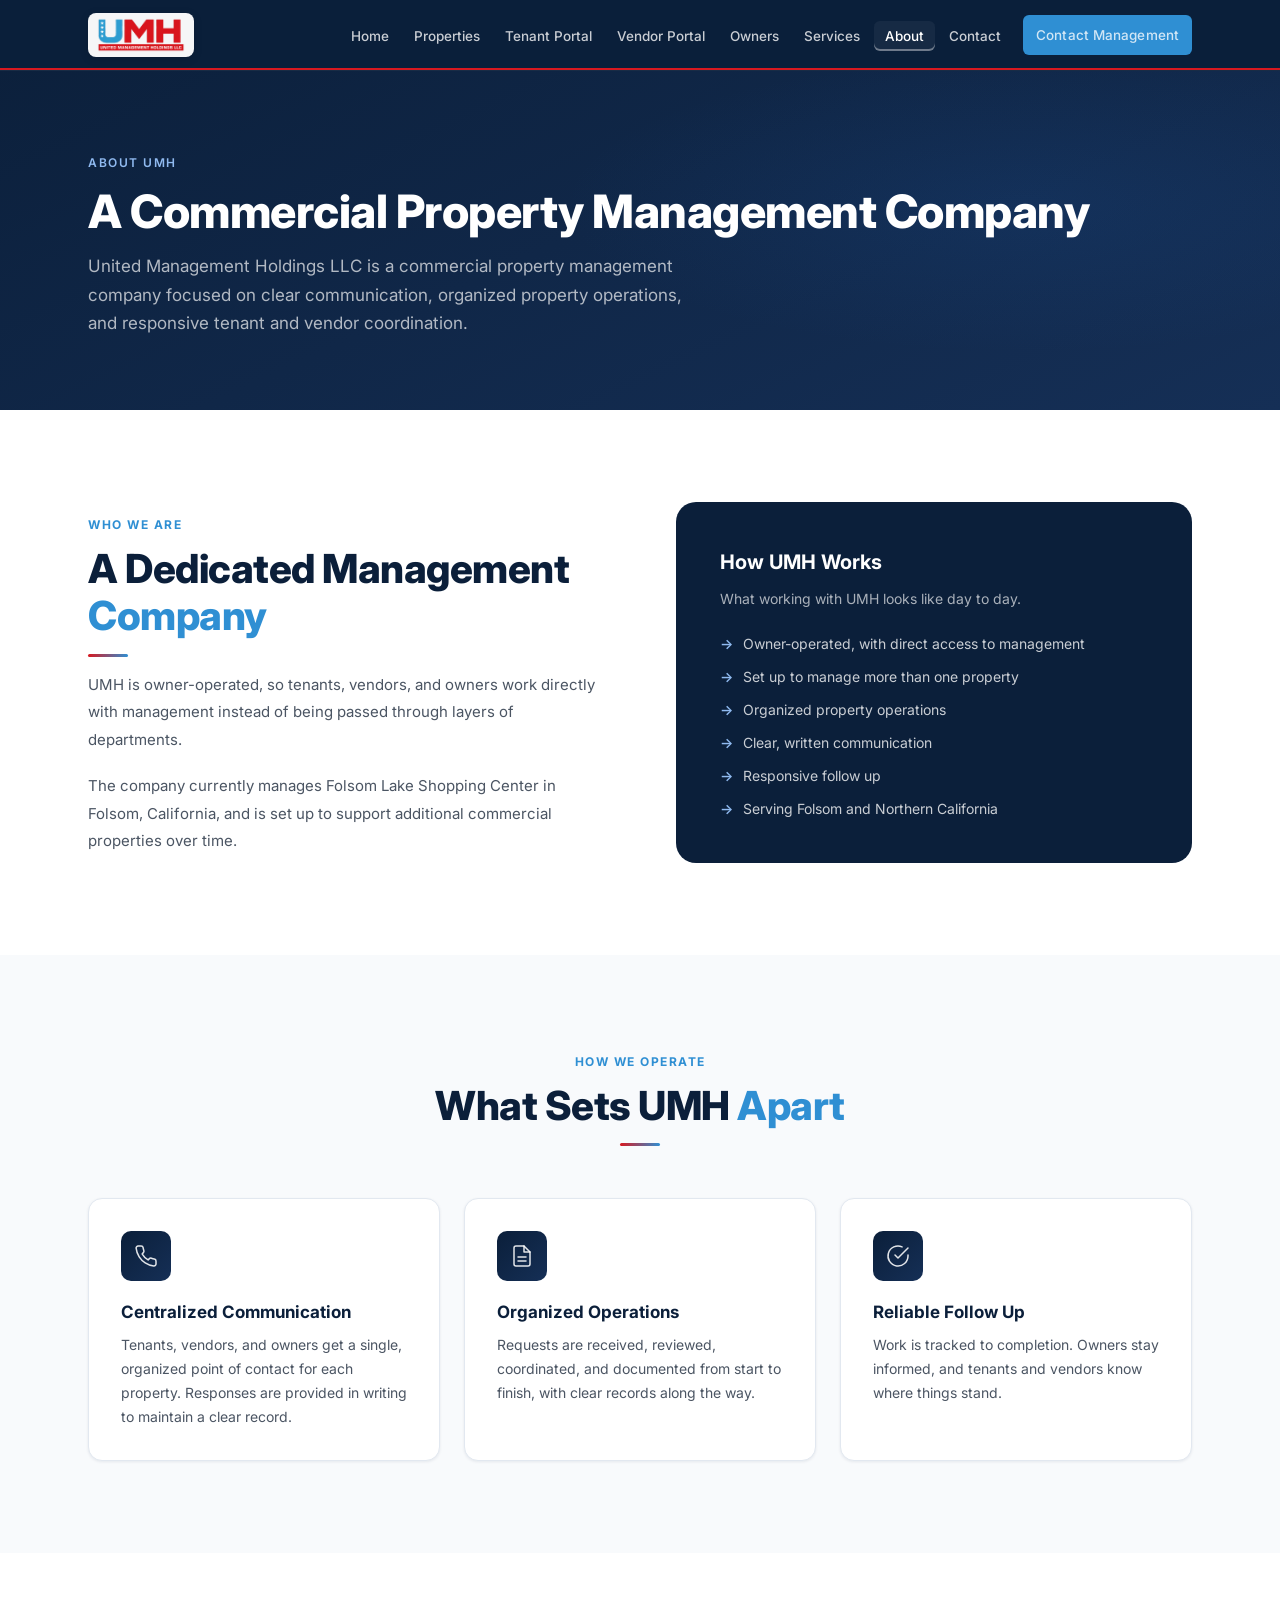
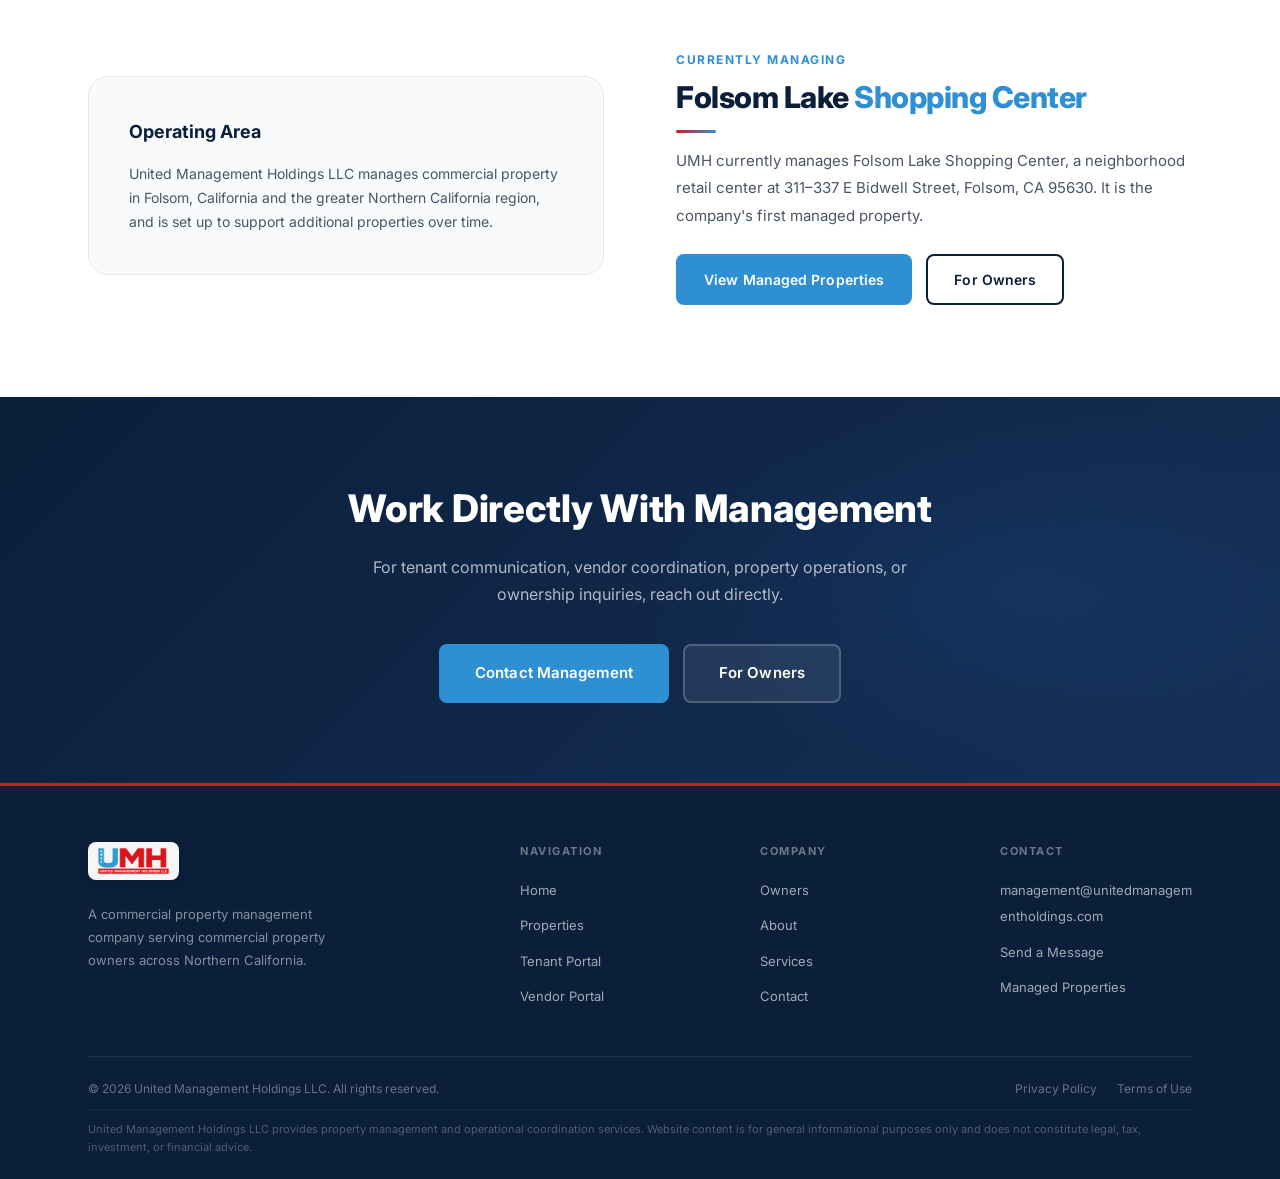
<file: about.html>
<!DOCTYPE html>
<html lang="en">
<head>
  <meta charset="UTF-8" />
  <meta name="viewport" content="width=device-width, initial-scale=1.0" />
  <title>About | United Management Holdings LLC</title>
  <meta name="description" content="United Management Holdings LLC is an owner-operated commercial property management company in Northern California, focused on clear communication, organized property operations, and responsive tenant and vendor coordination." />
  <!-- Open Graph -->
  <meta property="og:type" content="website" />
  <meta property="og:title" content="About | United Management Holdings LLC" />
  <meta property="og:description" content="An owner-operated commercial property management company in Northern California, focused on clear communication and organized property operations." />
  <meta property="og:url" content="https://www.unitedmanagementholdings.com/about.html" />
  <meta property="og:site_name" content="United Management Holdings LLC" />
  <meta property="og:image" content="https://www.unitedmanagementholdings.com/assets/umh-og-folsom.jpg" />
  <meta name="twitter:card" content="summary_large_image" />
  <meta name="twitter:title" content="About | United Management Holdings LLC" />
  <meta name="twitter:description" content="An owner-operated commercial property management company in Northern California." />
  <link rel="canonical" href="https://www.unitedmanagementholdings.com/about.html" />
  <link rel="preconnect" href="https://fonts.googleapis.com" />
  <link rel="preconnect" href="https://fonts.gstatic.com" crossorigin />
  <link href="https://fonts.googleapis.com/css2?family=Inter:wght@400;500;600;700;800&display=swap" rel="stylesheet" />
  <link rel="stylesheet" href="css/style.css" />
  <link rel="icon" type="image/png" sizes="32x32" href="assets/favicon-32.png" />
  <link rel="apple-touch-icon" href="assets/apple-touch-icon.png" />
</head>
<body>

<nav class="navbar" id="navbar">
  <div class="container">
    <a href="index.html" class="site-logo" aria-label="United Management Holdings LLC, Home">
      <img src="assets/umh-logo-nav.png" alt="United Management Holdings LLC" class="site-logo-img" />
    </a>
    <ul class="nav-links" id="navLinks" role="navigation" aria-label="Main navigation">
      <li><a href="index.html">Home</a></li>
      <li><a href="properties.html">Properties</a></li>
      <li><a href="tenant-portal.html">Tenant Portal</a></li>
      <li><a href="vendor-portal.html">Vendor Portal</a></li>
      <li><a href="owners.html">Owners</a></li>
      <li><a href="services.html">Services</a></li>
      <li><a href="about.html" class="active">About</a></li>
      <li><a href="contact.html">Contact</a></li>
      <li class="nav-cta"><a href="contact.html" class="btn btn-primary btn-sm">Contact Management</a></li>
    </ul>
    <button class="hamburger" id="hamburger" aria-label="Open menu">
      <span></span><span></span><span></span>
    </button>
  </div>
</nav>

<section class="page-hero">
  <div class="container">
    <div class="page-hero-eyebrow">About UMH</div>
    <h1>A Commercial Property Management Company</h1>
    <p>United Management Holdings LLC is a commercial property management company focused on clear communication, organized property operations, and responsive tenant and vendor coordination.</p>
  </div>
</section>

<!-- WHO WE ARE -->
<section class="section">
  <div class="container">
    <div class="two-col align-center">
      <div>
        <div class="section-eyebrow">Who We Are</div>
        <h2 class="section-title">A Dedicated Management <em>Company</em></h2>
        <div class="accent-bar"></div>
        <p style="font-size:15px;color:var(--text-sec);line-height:1.85;margin-bottom:18px;">UMH is owner-operated, so tenants, vendors, and owners work directly with management instead of being passed through layers of departments.</p>
        <p style="font-size:15px;color:var(--text-sec);line-height:1.85;">The company currently manages Folsom Lake Shopping Center in Folsom, California, and is set up to support additional commercial properties over time.</p>
      </div>
      <div class="callout-panel">
        <h3>How UMH Works</h3>
        <p>What working with UMH looks like day to day.</p>
        <ul class="list">
          <li>Owner-operated, with direct access to management</li>
          <li>Set up to manage more than one property</li>
          <li>Organized property operations</li>
          <li>Clear, written communication</li>
          <li>Responsive follow up</li>
          <li>Serving Folsom and Northern California</li>
        </ul>
      </div>
    </div>
  </div>
</section>

<!-- VALUES -->
<section class="section section-alt">
  <div class="container">
    <div class="section-header centered">
      <div class="section-eyebrow">How We Operate</div>
      <h2 class="section-title">What Sets UMH <em>Apart</em></h2>
      <div class="accent-bar centered"></div>
    </div>
    <div class="services-grid" style="grid-template-columns:repeat(auto-fill,minmax(280px,1fr));">
      <div class="service-card reveal">
        <div class="service-icon-wrap icon-box icon-box-navy icon-box-50"><svg viewBox="0 0 24 24" fill="none" stroke="currentColor" stroke-width="1.5" stroke-linecap="round" stroke-linejoin="round"><path d="M22 16.92v3a2 2 0 0 1-2.18 2 19.79 19.79 0 0 1-8.63-3.07 19.5 19.5 0 0 1-6-6 19.79 19.79 0 0 1-3.07-8.67A2 2 0 0 1 4.11 2h3a2 2 0 0 1 2 1.72c.13.96.36 1.9.7 2.81a2 2 0 0 1-.45 2.11L8.09 9.91a16 16 0 0 0 6 6l1.27-1.27a2 2 0 0 1 2.11-.45c.91.34 1.85.57 2.81.7A2 2 0 0 1 22 16.92z"/></svg></div>
        <h3>Centralized Communication</h3>
        <p>Tenants, vendors, and owners get a single, organized point of contact for each property. Responses are provided in writing to maintain a clear record.</p>
      </div>
      <div class="service-card reveal">
        <div class="service-icon-wrap icon-box icon-box-navy icon-box-50"><svg viewBox="0 0 24 24" fill="none" stroke="currentColor" stroke-width="1.5" stroke-linecap="round" stroke-linejoin="round"><path d="M14 2H6a2 2 0 0 0-2 2v16a2 2 0 0 0 2 2h12a2 2 0 0 0 2-2V8z"/><polyline points="14 2 14 8 20 8"/><line x1="16" y1="13" x2="8" y2="13"/><line x1="16" y1="17" x2="8" y2="17"/></svg></div>
        <h3>Organized Operations</h3>
        <p>Requests are received, reviewed, coordinated, and documented from start to finish, with clear records along the way.</p>
      </div>
      <div class="service-card reveal">
        <div class="service-icon-wrap icon-box icon-box-navy icon-box-50"><svg viewBox="0 0 24 24" fill="none" stroke="currentColor" stroke-width="1.5" stroke-linecap="round" stroke-linejoin="round"><path d="M22 11.08V12a10 10 0 1 1-5.93-9.14"/><polyline points="22 4 12 14.01 9 11.01"/></svg></div>
        <h3>Reliable Follow Up</h3>
        <p>Work is tracked to completion. Owners stay informed, and tenants and vendors know where things stand.</p>
      </div>
    </div>
  </div>
</section>

<!-- OPERATING AREA -->
<section class="section">
  <div class="container">
    <div class="two-col align-center">
      <div class="info-panel">
        <h3>Operating Area</h3>
        <p>United Management Holdings LLC manages commercial property in Folsom, California and the greater Northern California region, and is set up to support additional properties over time.</p>
      </div>
      <div>
        <div class="section-eyebrow">Currently Managing</div>
        <h2 class="section-title" style="font-size:30px;">Folsom Lake <em>Shopping Center</em></h2>
        <div class="accent-bar"></div>
        <p style="font-size:15px;color:var(--text-sec);line-height:1.85;margin-bottom:24px;">UMH currently manages Folsom Lake Shopping Center, a neighborhood retail center at 311–337 E Bidwell Street, Folsom, CA 95630. It is the company's first managed property.</p>
        <div style="display:flex;gap:14px;flex-wrap:wrap;">
          <a href="properties.html" class="btn btn-primary">View Managed Properties</a>
          <a href="owners.html" class="btn btn-outline-navy">For Owners</a>
        </div>
      </div>
    </div>
  </div>
</section>

<!-- CTA -->
<section class="cta-banner">
  <div class="container">
    <h2>Work Directly With Management</h2>
    <p>For tenant communication, vendor coordination, property operations, or ownership inquiries, reach out directly.</p>
    <div class="cta-btns">
      <a href="contact.html" class="btn btn-primary btn-lg">Contact Management</a>
      <a href="owners.html" class="btn btn-ghost btn-lg">For Owners</a>
    </div>
  </div>
</section>

<footer class="footer">
  <div class="container">
    <div class="footer-grid">
      <div class="footer-brand">
        <a href="index.html" class="site-logo footer-site-logo">
          <img src="assets/umh-logo-nav.png" alt="United Management Holdings LLC" class="site-logo-img" />
        </a>
        <p>A commercial property management company serving commercial property owners across Northern California.</p>
      </div>
      <div class="footer-col">
        <h5>Navigation</h5>
        <ul>
          <li><a href="index.html">Home</a></li>
          <li><a href="properties.html">Properties</a></li>
          <li><a href="tenant-portal.html">Tenant Portal</a></li>
          <li><a href="vendor-portal.html">Vendor Portal</a></li>
        </ul>
      </div>
      <div class="footer-col">
        <h5>Company</h5>
        <ul>
          <li><a href="owners.html">Owners</a></li>
          <li><a href="about.html">About</a></li>
          <li><a href="services.html">Services</a></li>
          <li><a href="contact.html">Contact</a></li>
        </ul>
      </div>
      <div class="footer-col">
        <h5>Contact</h5>
        <ul>
          <li><a href="mailto:management@unitedmanagementholdings.com">management@unitedmanagementholdings.com</a></li>
          <li><a href="contact.html">Send a Message</a></li>
          <li><a href="properties.html">Managed Properties</a></li>
        </ul>
      </div>
    </div>
    <div class="footer-bottom">
      <div class="footer-bottom-top">
        <span class="footer-copy">&copy; 2026 United Management Holdings LLC. All rights reserved.</span>
        <div class="footer-links">
          <a href="privacy.html">Privacy Policy</a>
          <a href="terms.html">Terms of Use</a>
        </div>
      </div>
      <p class="footer-disclaimer">United Management Holdings LLC provides property management and operational coordination services. Website content is for general informational purposes only and does not constitute legal, tax, investment, or financial advice.</p>
    </div>
  </div>
</footer>
<script src="js/main.js"></script>
</body>
</html>
</file>
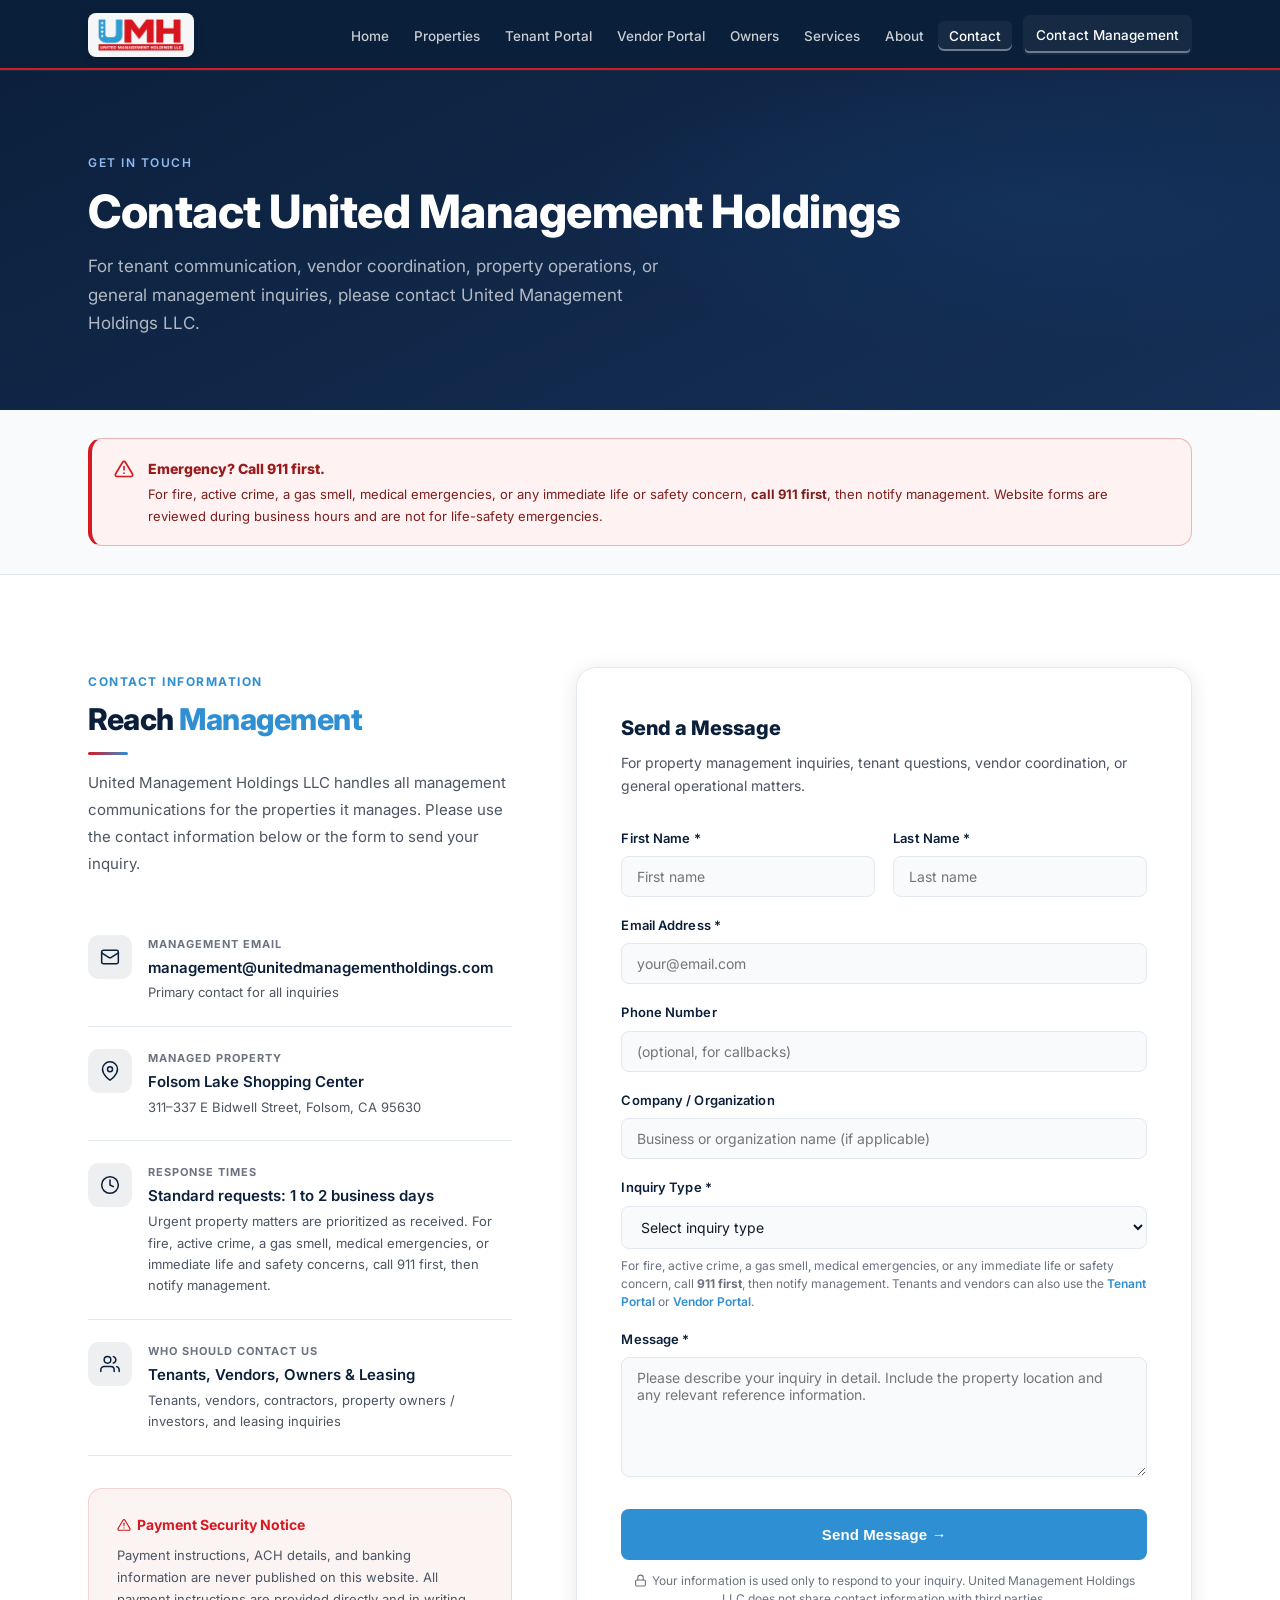
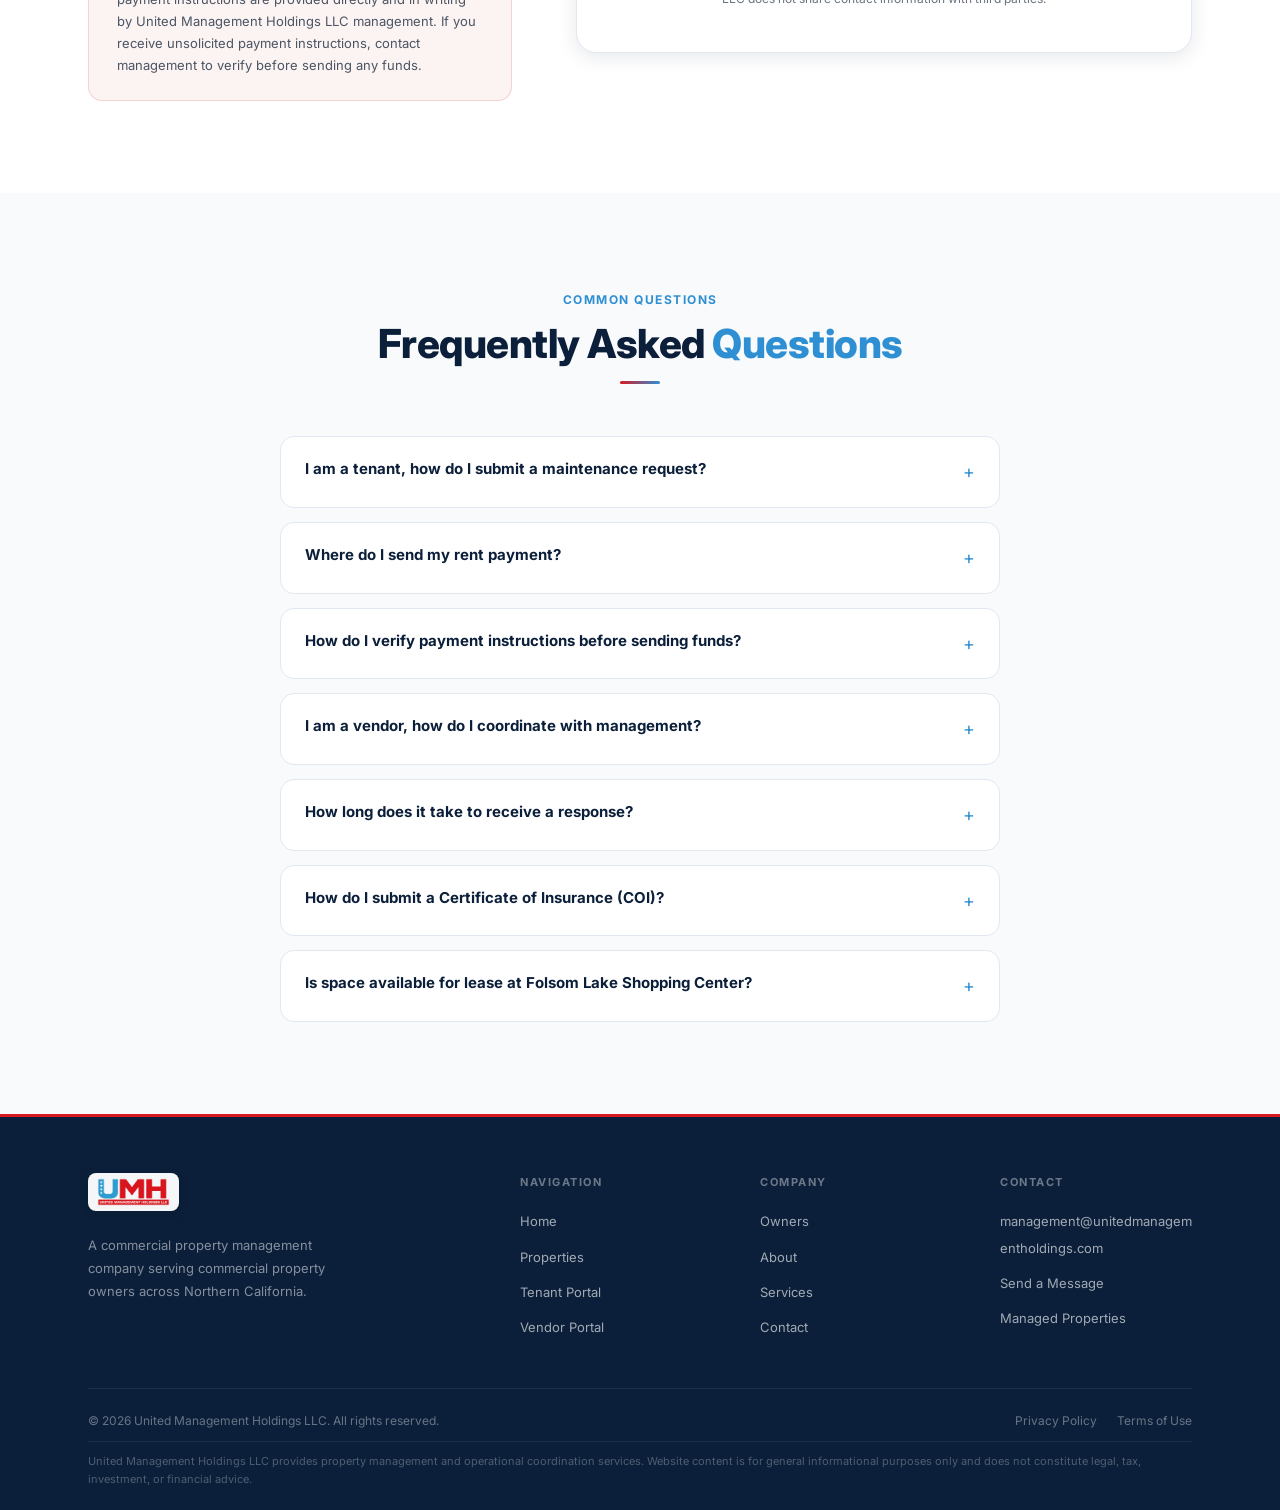
<file: contact.html>
<!DOCTYPE html>
<html lang="en">
<head>
  <meta charset="UTF-8" />
  <meta name="viewport" content="width=device-width, initial-scale=1.0" />
  <title>Contact | United Management Holdings LLC</title>
  <meta name="description" content="Contact United Management Holdings LLC, a commercial property management company in Northern California, for tenant, vendor, leasing, owner, or general management inquiries. Email management@unitedmanagementholdings.com." />
  <!-- Open Graph -->
  <meta property="og:type" content="website" />
  <meta property="og:title" content="Contact | United Management Holdings LLC" />
  <meta property="og:description" content="Contact United Management Holdings LLC for property management inquiries, tenant coordination, vendor communication, or general management questions." />
  <meta property="og:url" content="https://www.unitedmanagementholdings.com/contact.html" />
  <meta property="og:site_name" content="United Management Holdings LLC" />
  <meta property="og:image" content="https://www.unitedmanagementholdings.com/assets/umh-og-folsom.jpg" />
  <meta name="twitter:card" content="summary_large_image" />
  <meta name="twitter:title" content="Contact | United Management Holdings LLC" />
  <meta name="twitter:description" content="Contact United Management Holdings LLC for property management inquiries, tenant coordination, vendor communication, or general management questions." />
  <link rel="canonical" href="https://www.unitedmanagementholdings.com/contact.html" />
  <link rel="preconnect" href="https://fonts.googleapis.com" />
  <link rel="preconnect" href="https://fonts.gstatic.com" crossorigin />
  <link href="https://fonts.googleapis.com/css2?family=Inter:wght@400;500;600;700;800&display=swap" rel="stylesheet" />
  <link rel="stylesheet" href="css/style.css" />
  <link rel="icon" type="image/png" sizes="32x32" href="assets/favicon-32.png" />
  <link rel="apple-touch-icon" href="assets/apple-touch-icon.png" />
</head>
<body>

<nav class="navbar" id="navbar">
  <div class="container">
    <a href="index.html" class="site-logo" aria-label="United Management Holdings LLC, Home">
      <img src="assets/umh-logo-nav.png" alt="United Management Holdings LLC" class="site-logo-img" />
    </a>
    <ul class="nav-links" id="navLinks" role="navigation" aria-label="Main navigation">
      <li><a href="index.html">Home</a></li>
      <li><a href="properties.html">Properties</a></li>
      <li><a href="tenant-portal.html">Tenant Portal</a></li>
      <li><a href="vendor-portal.html">Vendor Portal</a></li>
      <li><a href="owners.html">Owners</a></li>
      <li><a href="services.html">Services</a></li>
      <li><a href="about.html">About</a></li>
      <li><a href="contact.html" class="active">Contact</a></li>
      <li class="nav-cta"><a href="contact.html" class="btn btn-primary btn-sm">Contact Management</a></li>
    </ul>
    <button class="hamburger" id="hamburger" aria-label="Open menu">
      <span></span><span></span><span></span>
    </button>
  </div>
</nav>

<section class="page-hero">
  <div class="container">
    <div class="page-hero-eyebrow">Get In Touch</div>
    <h1>Contact United Management Holdings</h1>
    <p>For tenant communication, vendor coordination, property operations, or general management inquiries, please contact United Management Holdings LLC.</p>
  </div>
</section>

<!-- EMERGENCY BANNER -->
<section style="background:var(--bg);padding:28px 0;border-bottom:1px solid var(--border);">
  <div class="container">
    <div class="emergency-banner">
      <svg viewBox="0 0 24 24" fill="none" stroke="currentColor" stroke-width="2" stroke-linecap="round" stroke-linejoin="round"><path d="m10.29 3.86-8.47 14.14A2 2 0 0 0 3.53 21h16.94a2 2 0 0 0 1.71-3L13.71 3.86a2 2 0 0 0-3.42 0z"/><line x1="12" y1="9" x2="12" y2="13"/><line x1="12" y1="17" x2="12.01" y2="17"/></svg>
      <div>
        <h4>Emergency? Call 911 first.</h4>
        <p>For fire, active crime, a gas smell, medical emergencies, or any immediate life or safety concern, <strong>call 911 first</strong>, then notify management. Website forms are reviewed during business hours and are not for life-safety emergencies.</p>
      </div>
    </div>
  </div>
</section>

<!-- CONTACT SECTION -->
<section class="section">
  <div class="container">
    <div class="contact-layout">

      <!-- Left: Contact Info -->
      <div>
        <div class="section-eyebrow">Contact Information</div>
        <h2 class="section-title" style="font-size:30px;">Reach <em>Management</em></h2>
        <div class="accent-bar"></div>
        <p style="font-size:15px;color:var(--text-sec);line-height:1.8;margin-bottom:36px;">United Management Holdings LLC handles all management communications for the properties it manages. Please use the contact information below or the form to send your inquiry.</p>

        <div class="contact-info-block">
          <div class="icon-box icon-box-44" style="background:rgba(11,31,58,0.07);border-radius:11px;flex-shrink:0;">
            <svg width="20" height="20" viewBox="0 0 24 24" fill="none" stroke="var(--navy)" stroke-width="1.8" stroke-linecap="round" stroke-linejoin="round"><rect x="2" y="4" width="20" height="16" rx="2"/><path d="m22 7-8.97 5.7a1.94 1.94 0 0 1-2.06 0L2 7"/></svg>
          </div>
          <div>
            <div class="cib-label">Management Email</div>
            <div class="cib-value"><a href="mailto:management@unitedmanagementholdings.com" style="color:var(--navy);">management@unitedmanagementholdings.com</a></div>
            <div class="cib-sub">Primary contact for all inquiries</div>
          </div>
        </div>

        <div class="contact-info-block">
          <div class="icon-box icon-box-44" style="background:rgba(11,31,58,0.07);border-radius:11px;flex-shrink:0;">
            <svg width="20" height="20" viewBox="0 0 24 24" fill="none" stroke="var(--navy)" stroke-width="1.8" stroke-linecap="round" stroke-linejoin="round"><path d="M21 10c0 7-9 13-9 13s-9-6-9-13a9 9 0 0 1 18 0z"/><circle cx="12" cy="10" r="3"/></svg>
          </div>
          <div>
            <div class="cib-label">Managed Property</div>
            <div class="cib-value">Folsom Lake Shopping Center</div>
            <div class="cib-sub">311–337 E Bidwell Street, Folsom, CA 95630</div>
          </div>
        </div>

        <div class="contact-info-block">
          <div class="icon-box icon-box-44" style="background:rgba(11,31,58,0.07);border-radius:11px;flex-shrink:0;">
            <svg width="20" height="20" viewBox="0 0 24 24" fill="none" stroke="var(--navy)" stroke-width="1.8" stroke-linecap="round" stroke-linejoin="round"><circle cx="12" cy="12" r="10"/><polyline points="12 6 12 12 16 14"/></svg>
          </div>
          <div>
            <div class="cib-label">Response Times</div>
            <div class="cib-value">Standard requests: 1 to 2 business days</div>
            <div class="cib-sub">Urgent property matters are prioritized as received. For fire, active crime, a gas smell, medical emergencies, or immediate life and safety concerns, call 911 first, then notify management.</div>
          </div>
        </div>

        <div class="contact-info-block">
          <div class="icon-box icon-box-44" style="background:rgba(11,31,58,0.07);border-radius:11px;flex-shrink:0;">
            <svg width="20" height="20" viewBox="0 0 24 24" fill="none" stroke="var(--navy)" stroke-width="1.8" stroke-linecap="round" stroke-linejoin="round"><path d="M17 21v-2a4 4 0 0 0-4-4H5a4 4 0 0 0-4 4v2"/><circle cx="9" cy="7" r="4"/><path d="M23 21v-2a4 4 0 0 0-3-3.87"/><path d="M16 3.13a4 4 0 0 1 0 7.75"/></svg>
          </div>
          <div>
            <div class="cib-label">Who Should Contact Us</div>
            <div class="cib-value">Tenants, Vendors, Owners &amp; Leasing</div>
            <div class="cib-sub">Tenants, vendors, contractors, property owners / investors, and leasing inquiries</div>
          </div>
        </div>

        <div style="margin-top:32px;padding:24px 28px;background:rgba(185,28,28,0.05);border:1px solid rgba(185,28,28,0.15);border-radius:var(--radius-lg);">
          <h4 style="font-size:14px;font-weight:700;color:var(--red);margin-bottom:8px;"><svg width="14" height="14" viewBox="0 0 24 24" fill="none" stroke="currentColor" stroke-width="2" stroke-linecap="round" stroke-linejoin="round" style="display:inline;vertical-align:-2px;margin-right:6px;"><path d="m10.29 3.86-8.47 14.14A2 2 0 0 0 3.53 21h16.94a2 2 0 0 0 1.71-3L13.71 3.86a2 2 0 0 0-3.42 0z"/><line x1="12" y1="9" x2="12" y2="13"/><line x1="12" y1="17" x2="12.01" y2="17"/></svg>Payment Security Notice</h4>
          <p style="font-size:13px;color:var(--text-sec);line-height:1.7;">Payment instructions, ACH details, and banking information are never published on this website. All payment instructions are provided directly and in writing by United Management Holdings LLC management. If you receive unsolicited payment instructions, contact management to verify before sending any funds.</p>
        </div>
      </div>

      <!-- Right: Form -->
      <div class="form-card">
        <h3>Send a Message</h3>
        <p class="form-sub">For property management inquiries, tenant questions, vendor coordination, or general operational matters.</p>
        <form id="contactForm" action="https://formspree.io/f/mzdqjydn" method="POST">
          <div class="form-row">
            <div class="form-group">
              <label for="firstName">First Name *</label>
              <input type="text" id="firstName" name="firstName" placeholder="First name" required />
            </div>
            <div class="form-group">
              <label for="lastName">Last Name *</label>
              <input type="text" id="lastName" name="lastName" placeholder="Last name" required />
            </div>
          </div>
          <div class="form-group">
            <label for="email">Email Address *</label>
            <input type="email" id="email" name="email" placeholder="your@email.com" required />
          </div>
          <div class="form-group">
            <label for="phone">Phone Number</label>
            <input type="tel" id="phone" name="phone" placeholder="(optional, for callbacks)" />
          </div>
          <div class="form-group">
            <label for="company">Company / Organization</label>
            <input type="text" id="company" name="company" placeholder="Business or organization name (if applicable)" />
          </div>
          <div class="form-group">
            <label for="inquiryType">Inquiry Type *</label>
            <select id="inquiryType" name="inquiryType" required>
              <option value="" disabled selected>Select inquiry type</option>
              <optgroup label="Tenant">
                <option value="tenant-general">Tenant: General Property Question</option>
                <option value="tenant-maintenance">Tenant: Maintenance Request</option>
                <option value="tenant-insurance">Tenant: Insurance Documentation (COI)</option>
                <option value="tenant-payment">Tenant: Payment Instructions</option>
                <option value="tenant-lease">Tenant: Lease / Documentation Question</option>
              </optgroup>
              <optgroup label="Vendor / Contractor">
                <option value="vendor-general">Vendor / Contractor Inquiry</option>
                <option value="vendor-coordination">Vendor: Work Order / Coordination</option>
              </optgroup>
              <optgroup label="Property Owner / Investor">
                <option value="owner-management">Property Owner / Investor: Management Inquiry</option>
              </optgroup>
              <optgroup label="Leasing">
                <option value="leasing">Leasing / Space Availability</option>
              </optgroup>
              <optgroup label="Urgent">
                <option value="emergency">Urgent Property Issue (not for life-safety emergencies)</option>
              </optgroup>
              <optgroup label="General">
                <option value="management-general">General Management Inquiry</option>
                <option value="other">Other</option>
              </optgroup>
            </select>
            <p style="font-size:12px;color:var(--text-light);margin-top:8px;line-height:1.5;">For fire, active crime, a gas smell, medical emergencies, or any immediate life or safety concern, call <strong>911 first</strong>, then notify management. Tenants and vendors can also use the <a href="tenant-portal.html" style="color:var(--blue);font-weight:600;">Tenant Portal</a> or <a href="vendor-portal.html" style="color:var(--blue);font-weight:600;">Vendor Portal</a>.</p>
          </div>
          <div class="form-group">
            <label for="message">Message *</label>
            <textarea id="message" name="message" placeholder="Please describe your inquiry in detail. Include the property location and any relevant reference information." required></textarea>
          </div>
          <input type="text" name="_gotcha" style="display:none;" />
          <button type="submit" class="btn btn-primary btn-lg form-submit">Send Message →</button>
          <p class="form-note"><svg width="13" height="13" viewBox="0 0 24 24" fill="none" stroke="currentColor" stroke-width="2" stroke-linecap="round" stroke-linejoin="round" style="display:inline;vertical-align:-2px;margin-right:5px;"><rect x="3" y="11" width="18" height="11" rx="2"/><path d="M7 11V7a5 5 0 0 1 10 0v4"/></svg>Your information is used only to respond to your inquiry. United Management Holdings LLC does not share contact information with third parties.</p>
          <div class="form-success" id="formSuccess"><svg width="14" height="14" viewBox="0 0 24 24" fill="none" stroke="currentColor" stroke-width="2" stroke-linecap="round" stroke-linejoin="round" style="display:inline;vertical-align:-2px;margin-right:5px;"><path d="M22 11.08V12a10 10 0 1 1-5.93-9.14"/><polyline points="22 4 12 14.01 9 11.01"/></svg>Your message has been received. United Management Holdings LLC will respond within 1–2 business days.</div>
        </form>
      </div>

    </div>
  </div>
</section>

<!-- FAQ -->
<section class="section section-alt">
  <div class="container">
    <div class="section-header centered">
      <div class="section-eyebrow">Common Questions</div>
      <h2 class="section-title">Frequently Asked <em>Questions</em></h2>
      <div class="accent-bar centered"></div>
    </div>
    <div style="max-width:720px;margin:0 auto;display:flex;flex-direction:column;gap:14px;">
      <details style="background:var(--white);border:1px solid var(--border);border-radius:var(--radius-lg);padding:20px 24px;">
        <summary style="font-weight:700;color:var(--navy);font-size:15px;cursor:pointer;list-style:none;display:flex;justify-content:space-between;">I am a tenant, how do I submit a maintenance request? <span style="color:var(--blue);font-weight:400;font-size:18px;">+</span></summary>
        <p style="color:var(--text-sec);font-size:14px;margin-top:14px;line-height:1.7;">Submit maintenance requests through the <a href="tenant-portal.html?action=maintenance" style="color:var(--blue);">Tenant Portal</a> (select your property, then choose Submit Maintenance Request) or by emailing <a href="mailto:management@unitedmanagementholdings.com" style="color:var(--blue);">management@unitedmanagementholdings.com</a>. Please include a description of the issue, its location within the property, and the urgency level.</p>
      </details>
      <details style="background:var(--white);border:1px solid var(--border);border-radius:var(--radius-lg);padding:20px 24px;">
        <summary style="font-weight:700;color:var(--navy);font-size:15px;cursor:pointer;list-style:none;display:flex;justify-content:space-between;">Where do I send my rent payment? <span style="color:var(--blue);font-weight:400;font-size:18px;">+</span></summary>
        <p style="color:var(--text-sec);font-size:14px;margin-top:14px;line-height:1.7;">Payment instructions are provided directly by management and are not published on this website. If you have not received payment instructions or need to confirm current payment details, please contact management at <a href="mailto:management@unitedmanagementholdings.com" style="color:var(--blue);">management@unitedmanagementholdings.com</a>.</p>
      </details>
      <details style="background:var(--white);border:1px solid var(--border);border-radius:var(--radius-lg);padding:20px 24px;">
        <summary style="font-weight:700;color:var(--navy);font-size:15px;cursor:pointer;list-style:none;display:flex;justify-content:space-between;">How do I verify payment instructions before sending funds? <span style="color:var(--blue);font-weight:400;font-size:18px;">+</span></summary>
        <p style="color:var(--text-sec);font-size:14px;margin-top:14px;line-height:1.7;">Before sending rent, CAM, ACH, wire, or any other payment, verify payment instructions directly with management. United Management Holdings LLC does not publish banking instructions on this website. If you receive new or changed payment instructions, confirm them with management at <a href="mailto:management@unitedmanagementholdings.com" style="color:var(--blue);">management@unitedmanagementholdings.com</a> before sending funds.</p>
      </details>
      <details style="background:var(--white);border:1px solid var(--border);border-radius:var(--radius-lg);padding:20px 24px;">
        <summary style="font-weight:700;color:var(--navy);font-size:15px;cursor:pointer;list-style:none;display:flex;justify-content:space-between;">I am a vendor, how do I coordinate with management? <span style="color:var(--blue);font-weight:400;font-size:18px;">+</span></summary>
        <p style="color:var(--text-sec);font-size:14px;margin-top:14px;line-height:1.7;">Vendors and contractors should contact United Management Holdings LLC by email to coordinate scheduling, scope, and documentation. Please include your company name, license information, and the property or work order reference in your message.</p>
      </details>
      <details style="background:var(--white);border:1px solid var(--border);border-radius:var(--radius-lg);padding:20px 24px;">
        <summary style="font-weight:700;color:var(--navy);font-size:15px;cursor:pointer;list-style:none;display:flex;justify-content:space-between;">How long does it take to receive a response? <span style="color:var(--blue);font-weight:400;font-size:18px;">+</span></summary>
        <p style="color:var(--text-sec);font-size:14px;margin-top:14px;line-height:1.7;">Standard requests are reviewed within 1 to 2 business days, and urgent property matters are prioritized as received. For fire, active crime, a gas smell, medical emergencies, or immediate life and safety concerns, call 911 first, then notify management.</p>
      </details>
      <details style="background:var(--white);border:1px solid var(--border);border-radius:var(--radius-lg);padding:20px 24px;">
        <summary style="font-weight:700;color:var(--navy);font-size:15px;cursor:pointer;list-style:none;display:flex;justify-content:space-between;">How do I submit a Certificate of Insurance (COI)? <span style="color:var(--blue);font-weight:400;font-size:18px;">+</span></summary>
        <p style="color:var(--text-sec);font-size:14px;margin-top:14px;line-height:1.7;">Send your Certificate of Insurance directly to <a href="mailto:management@unitedmanagementholdings.com" style="color:var(--blue);">management@unitedmanagementholdings.com</a> with your name, business name, and property location in the subject line. Management will confirm receipt and notify you if any additional information is required.</p>
      </details>
      <details style="background:var(--white);border:1px solid var(--border);border-radius:var(--radius-lg);padding:20px 24px;">
        <summary style="font-weight:700;color:var(--navy);font-size:15px;cursor:pointer;list-style:none;display:flex;justify-content:space-between;">Is space available for lease at Folsom Lake Shopping Center? <span style="color:var(--blue);font-weight:400;font-size:18px;">+</span></summary>
        <p style="color:var(--text-sec);font-size:14px;margin-top:14px;line-height:1.7;">For leasing and space availability inquiries, email <a href="mailto:management@unitedmanagementholdings.com" style="color:var(--blue);">management@unitedmanagementholdings.com</a> with your business name, space requirements, and contact information. Management will forward your inquiry to ownership and the property's leasing representative as appropriate.</p>
      </details>
    </div>
  </div>
</section>

<footer class="footer">
  <div class="container">
    <div class="footer-grid">
      <div class="footer-brand">
        <a href="index.html" class="site-logo footer-site-logo">
          <img src="assets/umh-logo-nav.png" alt="United Management Holdings LLC" class="site-logo-img" />
        </a>
        <p>A commercial property management company serving commercial property owners across Northern California.</p>
      </div>
      <div class="footer-col">
        <h5>Navigation</h5>
        <ul>
          <li><a href="index.html">Home</a></li>
          <li><a href="properties.html">Properties</a></li>
          <li><a href="tenant-portal.html">Tenant Portal</a></li>
          <li><a href="vendor-portal.html">Vendor Portal</a></li>
        </ul>
      </div>
      <div class="footer-col">
        <h5>Company</h5>
        <ul>
          <li><a href="owners.html">Owners</a></li>
          <li><a href="about.html">About</a></li>
          <li><a href="services.html">Services</a></li>
          <li><a href="contact.html">Contact</a></li>
        </ul>
      </div>
      <div class="footer-col">
        <h5>Contact</h5>
        <ul>
          <li><a href="mailto:management@unitedmanagementholdings.com">management@unitedmanagementholdings.com</a></li>
          <li><a href="contact.html">Send a Message</a></li>
          <li><a href="properties.html">Managed Properties</a></li>
        </ul>
      </div>
    </div>
    <div class="footer-bottom">
      <div class="footer-bottom-top">
        <span class="footer-copy">&copy; 2026 United Management Holdings LLC. All rights reserved.</span>
        <div class="footer-links">
          <a href="privacy.html">Privacy Policy</a>
          <a href="terms.html">Terms of Use</a>
        </div>
      </div>
      <p class="footer-disclaimer">United Management Holdings LLC provides property management and operational coordination services. Website content is for general informational purposes only and does not constitute legal, tax, investment, or financial advice.</p>
    </div>
  </div>
</footer>
<script src="js/main.js"></script>
</body>
</html>
</file>
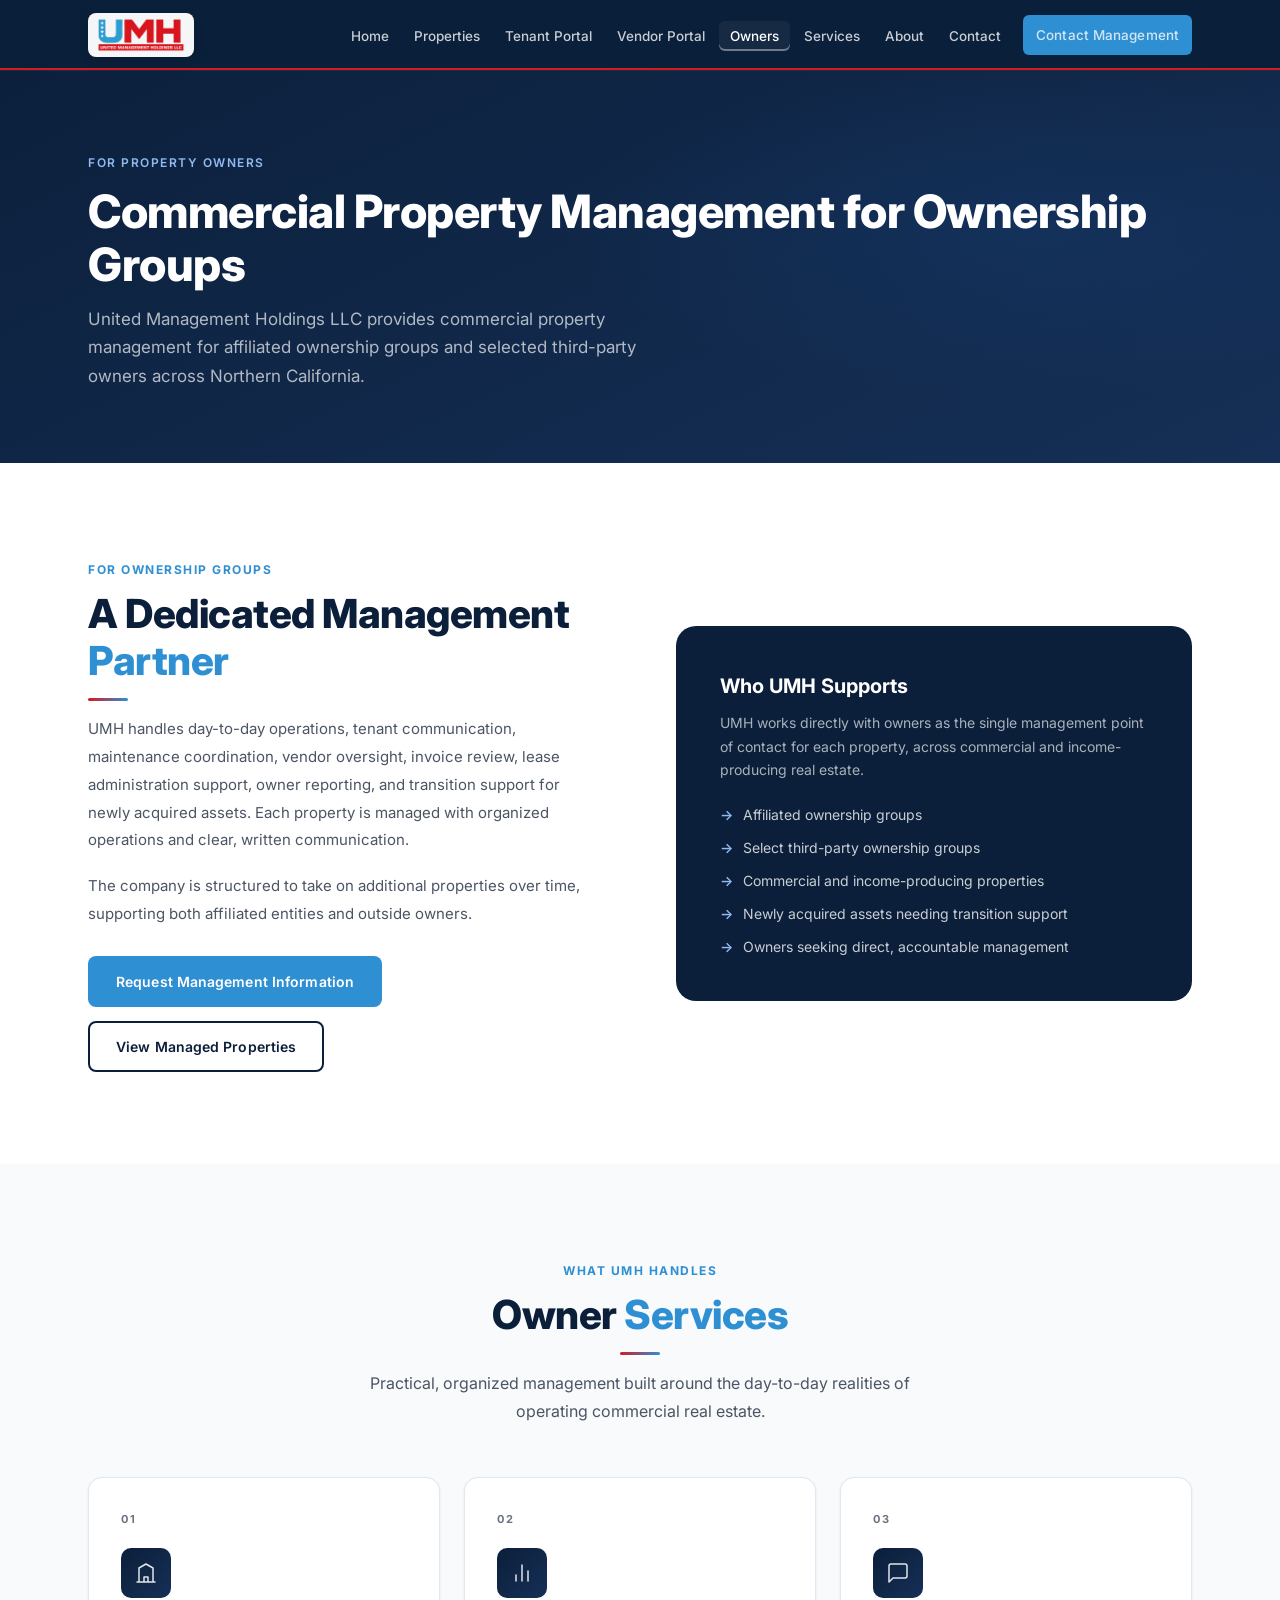
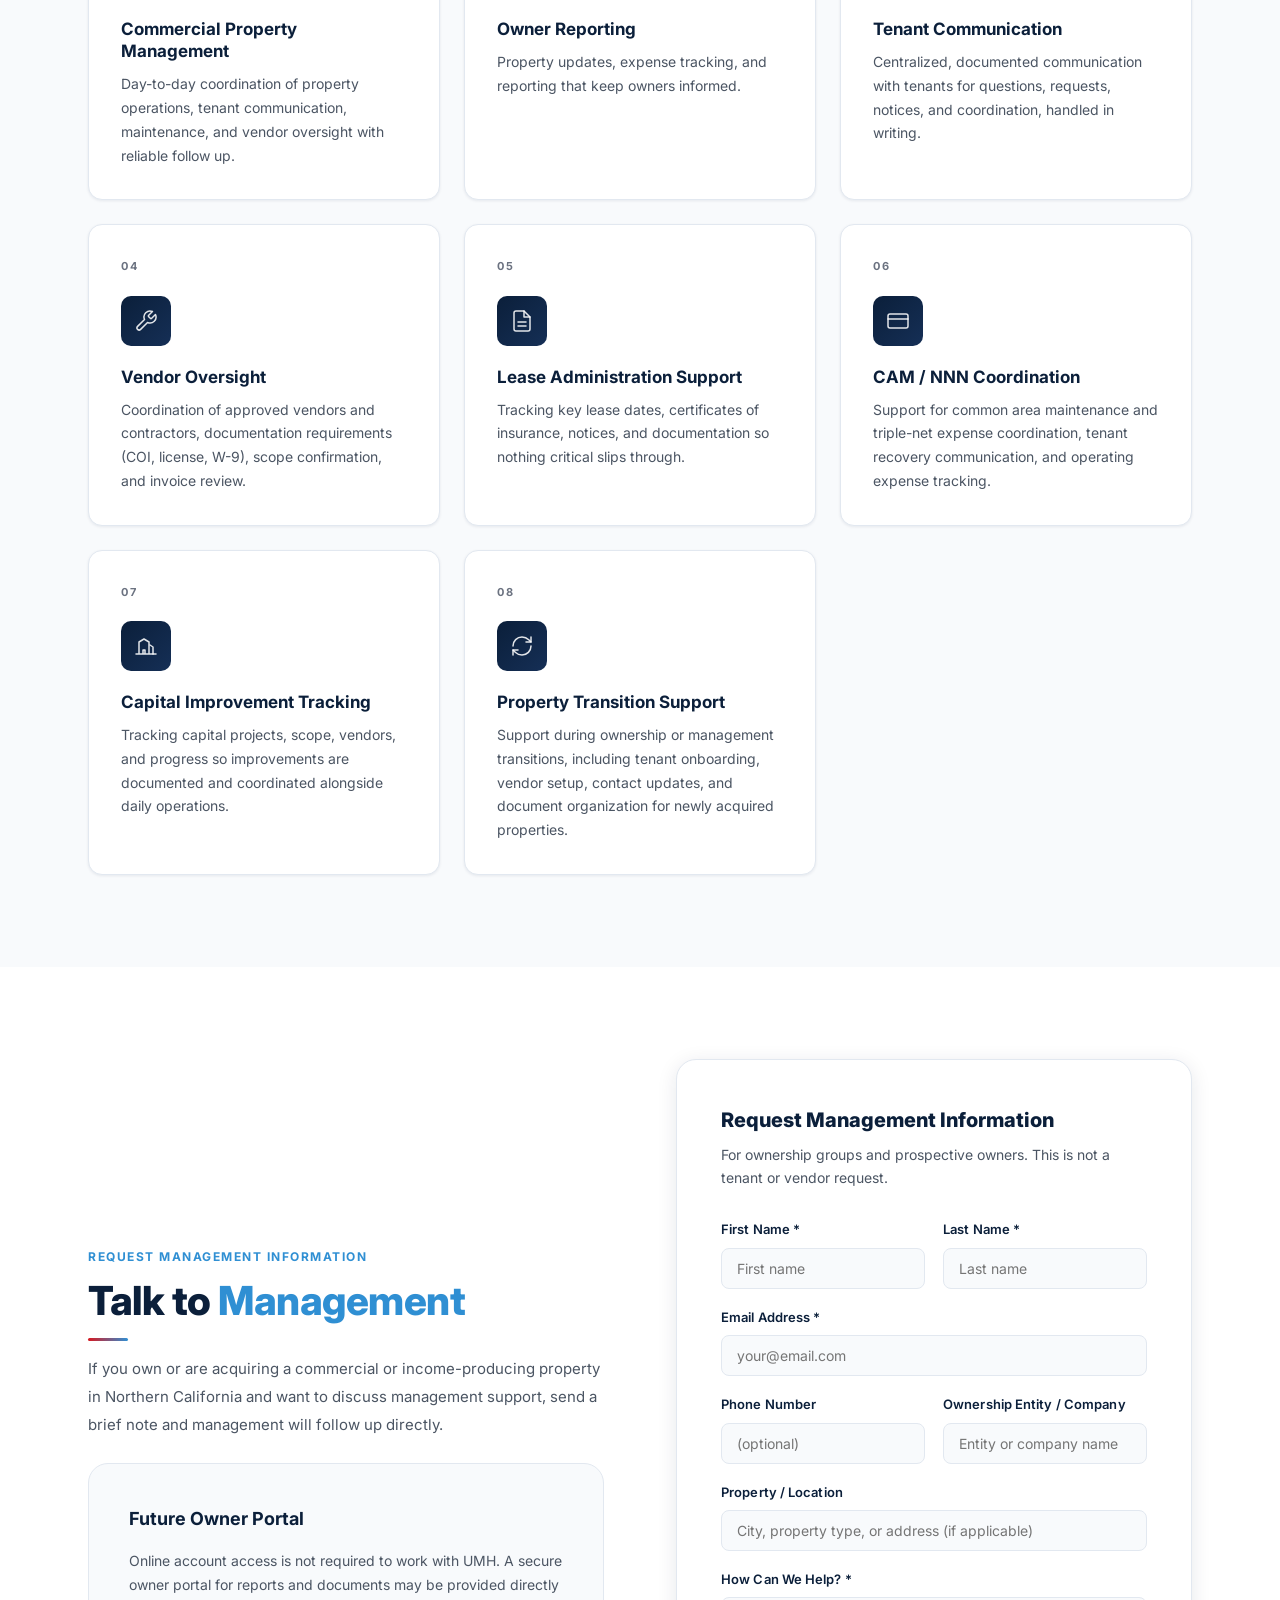
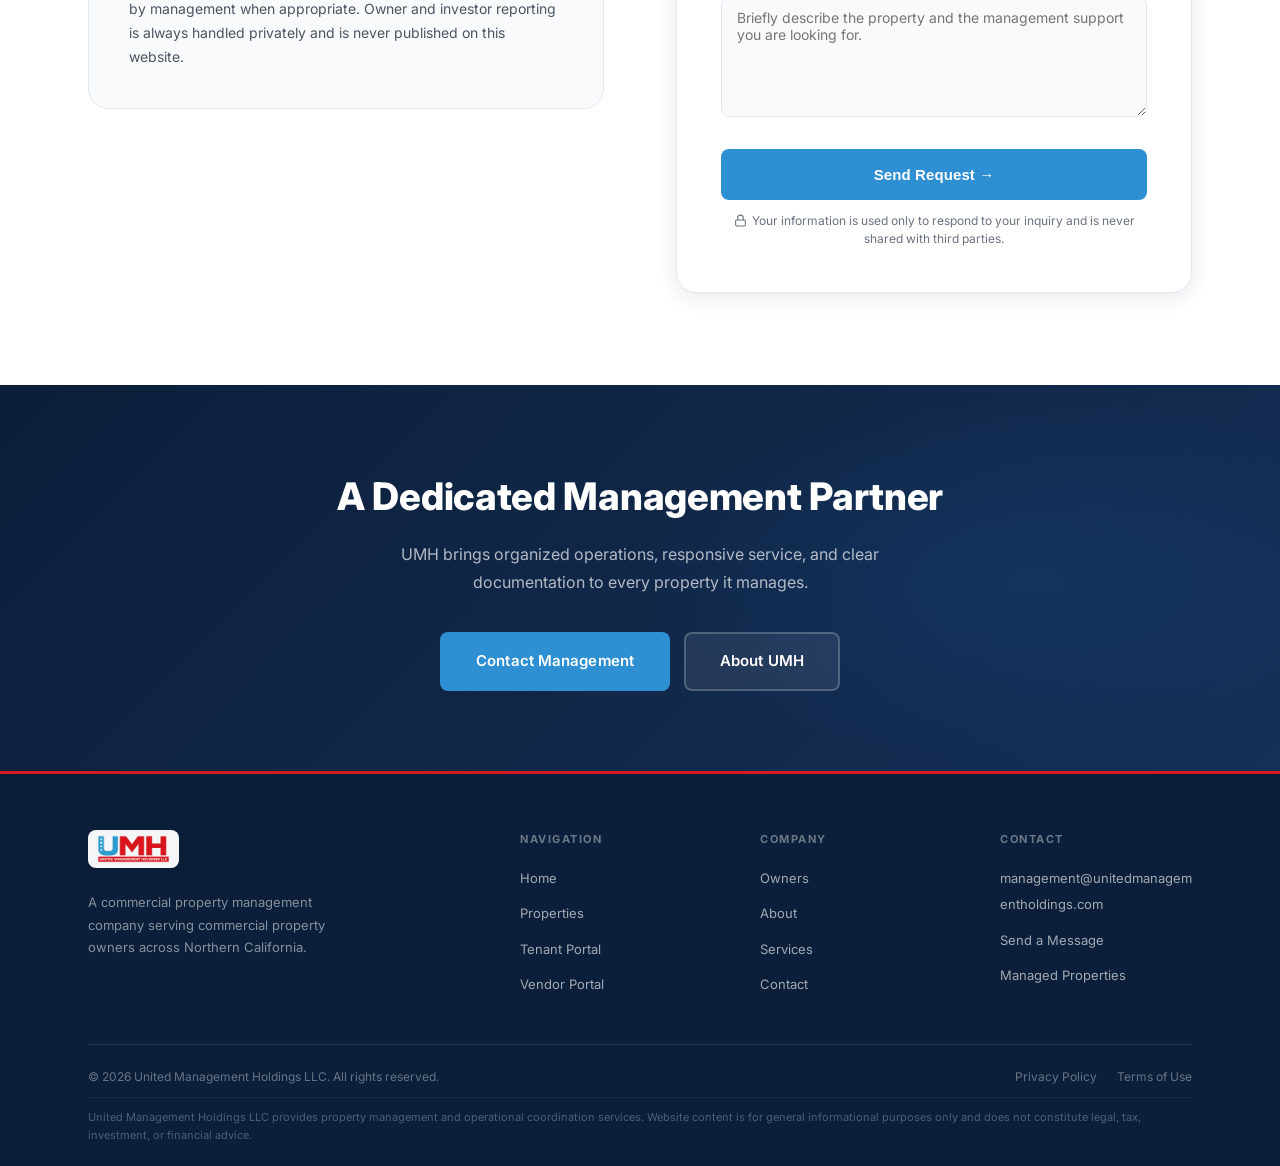
<file: owners.html>
<!DOCTYPE html>
<html lang="en">
<head>
  <meta charset="UTF-8" />
  <meta name="viewport" content="width=device-width, initial-scale=1.0" />
  <title>Owners | United Management Holdings LLC</title>
  <meta name="description" content="United Management Holdings LLC is a commercial property management company that supports commercial property owners across Northern California with owner reporting, tenant communication, vendor oversight, lease administration, CAM and NNN coordination, and transition support." />
  <!-- Open Graph -->
  <meta property="og:type" content="website" />
  <meta property="og:title" content="Owners | United Management Holdings LLC" />
  <meta property="og:description" content="A commercial property management company managing real estate for affiliated and select third-party ownership groups across Northern California." />
  <meta property="og:url" content="https://www.unitedmanagementholdings.com/owners.html" />
  <meta property="og:site_name" content="United Management Holdings LLC" />
  <meta property="og:image" content="https://www.unitedmanagementholdings.com/assets/umh-og-folsom.jpg" />
  <meta name="twitter:card" content="summary_large_image" />
  <meta name="twitter:title" content="Owners | United Management Holdings LLC" />
  <meta name="twitter:description" content="A commercial property management company managing real estate for affiliated and select third-party ownership groups across Northern California." />
  <link rel="canonical" href="https://www.unitedmanagementholdings.com/owners.html" />
  <link rel="preconnect" href="https://fonts.googleapis.com" />
  <link rel="preconnect" href="https://fonts.gstatic.com" crossorigin />
  <link href="https://fonts.googleapis.com/css2?family=Inter:wght@400;500;600;700;800&display=swap" rel="stylesheet" />
  <link rel="stylesheet" href="css/style.css" />
  <link rel="icon" type="image/png" sizes="32x32" href="assets/favicon-32.png" />
  <link rel="apple-touch-icon" href="assets/apple-touch-icon.png" />
</head>
<body>

<nav class="navbar" id="navbar">
  <div class="container">
    <a href="index.html" class="site-logo" aria-label="United Management Holdings LLC, Home">
      <img src="assets/umh-logo-nav.png" alt="United Management Holdings LLC" class="site-logo-img" />
    </a>
    <ul class="nav-links" id="navLinks" role="navigation" aria-label="Main navigation">
      <li><a href="index.html">Home</a></li>
      <li><a href="properties.html">Properties</a></li>
      <li><a href="tenant-portal.html">Tenant Portal</a></li>
      <li><a href="vendor-portal.html">Vendor Portal</a></li>
      <li><a href="owners.html" class="active">Owners</a></li>
      <li><a href="services.html">Services</a></li>
      <li><a href="about.html">About</a></li>
      <li><a href="contact.html">Contact</a></li>
      <li class="nav-cta"><a href="contact.html" class="btn btn-primary btn-sm">Contact Management</a></li>
    </ul>
    <button class="hamburger" id="hamburger" aria-label="Open menu">
      <span></span><span></span><span></span>
    </button>
  </div>
</nav>

<section class="page-hero">
  <div class="container">
    <div class="page-hero-eyebrow">For Property Owners</div>
    <h1>Commercial Property Management for Ownership Groups</h1>
    <p>United Management Holdings LLC provides commercial property management for affiliated ownership groups and selected third-party owners across Northern California.</p>
  </div>
</section>

<!-- INTRO -->
<section class="section">
  <div class="container">
    <div class="two-col align-center">
      <div>
        <div class="section-eyebrow">For Ownership Groups</div>
        <h2 class="section-title">A Dedicated Management <em>Partner</em></h2>
        <div class="accent-bar"></div>
        <p style="font-size:15px;color:var(--text-sec);line-height:1.85;margin-bottom:18px;">UMH handles day-to-day operations, tenant communication, maintenance coordination, vendor oversight, invoice review, lease administration support, owner reporting, and transition support for newly acquired assets. Each property is managed with organized operations and clear, written communication.</p>
        <p style="font-size:15px;color:var(--text-sec);line-height:1.85;">The company is structured to take on additional properties over time, supporting both affiliated entities and outside owners.</p>
        <div style="display:flex;gap:14px;flex-wrap:wrap;margin-top:28px;">
          <a href="#request-info" class="btn btn-primary">Request Management Information</a>
          <a href="properties.html" class="btn btn-outline-navy">View Managed Properties</a>
        </div>
      </div>
      <div class="callout-panel">
        <h3>Who UMH Supports</h3>
        <p>UMH works directly with owners as the single management point of contact for each property, across commercial and income-producing real estate.</p>
        <ul class="list">
          <li>Affiliated ownership groups</li>
          <li>Select third-party ownership groups</li>
          <li>Commercial and income-producing properties</li>
          <li>Newly acquired assets needing transition support</li>
          <li>Owners seeking direct, accountable management</li>
        </ul>
      </div>
    </div>
  </div>
</section>

<!-- SERVICES -->
<section class="section section-alt">
  <div class="container">
    <div class="section-header centered">
      <div class="section-eyebrow">What UMH Handles</div>
      <h2 class="section-title">Owner <em>Services</em></h2>
      <div class="accent-bar centered"></div>
      <p class="section-desc" style="margin:0 auto;">Practical, organized management built around the day-to-day realities of operating commercial real estate.</p>
    </div>
    <div class="services-grid">
      <div class="service-card reveal">
        <div class="service-card-num">01</div>
        <div class="service-icon-wrap icon-box icon-box-navy icon-box-50"><svg viewBox="0 0 24 24" fill="none" stroke="currentColor" stroke-width="1.5" stroke-linecap="round" stroke-linejoin="round"><path d="M3 21h18M5 21V7l7-4 7 4v14M10 21v-5h4v5"/></svg></div>
        <h3>Commercial Property Management</h3>
        <p>Day-to-day coordination of property operations, tenant communication, maintenance, and vendor oversight with reliable follow up.</p>
      </div>
      <div class="service-card reveal">
        <div class="service-card-num">02</div>
        <div class="service-icon-wrap icon-box icon-box-navy icon-box-50"><svg viewBox="0 0 24 24" fill="none" stroke="currentColor" stroke-width="1.5" stroke-linecap="round" stroke-linejoin="round"><line x1="18" y1="20" x2="18" y2="10"/><line x1="12" y1="20" x2="12" y2="4"/><line x1="6" y1="20" x2="6" y2="14"/></svg></div>
        <h3>Owner Reporting</h3>
        <p>Property updates, expense tracking, and reporting that keep owners informed.</p>
      </div>
      <div class="service-card reveal">
        <div class="service-card-num">03</div>
        <div class="service-icon-wrap icon-box icon-box-navy icon-box-50"><svg viewBox="0 0 24 24" fill="none" stroke="currentColor" stroke-width="1.5" stroke-linecap="round" stroke-linejoin="round"><path d="M21 15a2 2 0 0 1-2 2H7l-4 4V5a2 2 0 0 1 2-2h14a2 2 0 0 1 2 2z"/></svg></div>
        <h3>Tenant Communication</h3>
        <p>Centralized, documented communication with tenants for questions, requests, notices, and coordination, handled in writing.</p>
      </div>
      <div class="service-card reveal">
        <div class="service-card-num">04</div>
        <div class="service-icon-wrap icon-box icon-box-navy icon-box-50"><svg viewBox="0 0 24 24" fill="none" stroke="currentColor" stroke-width="1.5" stroke-linecap="round" stroke-linejoin="round"><path d="M14.7 6.3a1 1 0 0 0 0 1.4l1.6 1.6a1 1 0 0 0 1.4 0l3.77-3.77a6 6 0 0 1-7.94 7.94l-6.91 6.91a2.12 2.12 0 0 1-3-3l6.91-6.91a6 6 0 0 1 7.94-7.94l-3.76 3.76z"/></svg></div>
        <h3>Vendor Oversight</h3>
        <p>Coordination of approved vendors and contractors, documentation requirements (COI, license, W-9), scope confirmation, and invoice review.</p>
      </div>
      <div class="service-card reveal">
        <div class="service-card-num">05</div>
        <div class="service-icon-wrap icon-box icon-box-navy icon-box-50"><svg viewBox="0 0 24 24" fill="none" stroke="currentColor" stroke-width="1.5" stroke-linecap="round" stroke-linejoin="round"><path d="M14 2H6a2 2 0 0 0-2 2v16a2 2 0 0 0 2 2h12a2 2 0 0 0 2-2V8z"/><polyline points="14 2 14 8 20 8"/><line x1="16" y1="13" x2="8" y2="13"/><line x1="16" y1="17" x2="8" y2="17"/></svg></div>
        <h3>Lease Administration Support</h3>
        <p>Tracking key lease dates, certificates of insurance, notices, and documentation so nothing critical slips through.</p>
      </div>
      <div class="service-card reveal">
        <div class="service-card-num">06</div>
        <div class="service-icon-wrap icon-box icon-box-navy icon-box-50"><svg viewBox="0 0 24 24" fill="none" stroke="currentColor" stroke-width="1.5" stroke-linecap="round" stroke-linejoin="round"><rect x="2" y="5" width="20" height="14" rx="2"/><line x1="2" y1="10" x2="22" y2="10"/></svg></div>
        <h3>CAM / NNN Coordination</h3>
        <p>Support for common area maintenance and triple-net expense coordination, tenant recovery communication, and operating expense tracking.</p>
      </div>
      <div class="service-card reveal">
        <div class="service-card-num">07</div>
        <div class="service-icon-wrap icon-box icon-box-navy icon-box-50"><svg viewBox="0 0 24 24" fill="none" stroke="currentColor" stroke-width="1.5" stroke-linecap="round" stroke-linejoin="round"><path d="M2 20h20M5 20V8l5-3 5 3v12M9 20v-4h2v4"/><path d="M19 20v-7l-3-2"/></svg></div>
        <h3>Capital Improvement Tracking</h3>
        <p>Tracking capital projects, scope, vendors, and progress so improvements are documented and coordinated alongside daily operations.</p>
      </div>
      <div class="service-card reveal">
        <div class="service-card-num">08</div>
        <div class="service-icon-wrap icon-box icon-box-navy icon-box-50"><svg viewBox="0 0 24 24" fill="none" stroke="currentColor" stroke-width="1.5" stroke-linecap="round" stroke-linejoin="round"><path d="M3 12a9 9 0 0 1 9-9 9.75 9.75 0 0 1 6.74 2.74L21 8"/><path d="M21 3v5h-5"/><path d="M21 12a9 9 0 0 1-9 9 9.75 9.75 0 0 1-6.74-2.74L3 16"/><path d="M8 16H3v5"/></svg></div>
        <h3>Property Transition Support</h3>
        <p>Support during ownership or management transitions, including tenant onboarding, vendor setup, contact updates, and document organization for newly acquired properties.</p>
      </div>
    </div>
  </div>
</section>

<!-- REQUEST INFO FORM -->
<section class="section" id="request-info">
  <div class="container">
    <div class="two-col align-center">
      <div>
        <div class="section-eyebrow">Request Management Information</div>
        <h2 class="section-title">Talk to <em>Management</em></h2>
        <div class="accent-bar"></div>
        <p style="font-size:15px;color:var(--text-sec);line-height:1.85;margin-bottom:24px;">If you own or are acquiring a commercial or income-producing property in Northern California and want to discuss management support, send a brief note and management will follow up directly.</p>

        <div class="info-panel">
          <h3>Future Owner Portal</h3>
          <p>Online account access is not required to work with UMH. A secure owner portal for reports and documents may be provided directly by management when appropriate. Owner and investor reporting is always handled privately and is never published on this website.</p>
        </div>
      </div>

      <div class="form-card">
        <h3>Request Management Information</h3>
        <p class="form-sub">For ownership groups and prospective owners. This is not a tenant or vendor request.</p>
        <form id="contactForm" action="https://formspree.io/f/mzdqjydn" method="POST">
          <input type="hidden" name="_subject" value="UMH Owners Page: Management Information Request" />
          <input type="hidden" name="inquiryType" value="owner-management-information" />
          <div class="form-row">
            <div class="form-group">
              <label for="firstName">First Name *</label>
              <input type="text" id="firstName" name="firstName" placeholder="First name" required />
            </div>
            <div class="form-group">
              <label for="lastName">Last Name *</label>
              <input type="text" id="lastName" name="lastName" placeholder="Last name" required />
            </div>
          </div>
          <div class="form-group">
            <label for="email">Email Address *</label>
            <input type="email" id="email" name="email" placeholder="your@email.com" required />
          </div>
          <div class="form-row">
            <div class="form-group">
              <label for="phone">Phone Number</label>
              <input type="tel" id="phone" name="phone" placeholder="(optional)" />
            </div>
            <div class="form-group">
              <label for="company">Ownership Entity / Company</label>
              <input type="text" id="company" name="company" placeholder="Entity or company name" />
            </div>
          </div>
          <div class="form-group">
            <label for="propertyInfo">Property / Location</label>
            <input type="text" id="propertyInfo" name="propertyInfo" placeholder="City, property type, or address (if applicable)" />
          </div>
          <div class="form-group">
            <label for="message">How Can We Help? *</label>
            <textarea id="message" name="message" placeholder="Briefly describe the property and the management support you are looking for." required></textarea>
          </div>
          <input type="text" name="_gotcha" style="display:none;" />
          <button type="submit" class="btn btn-primary btn-lg form-submit">Send Request →</button>
          <p class="form-note"><svg width="13" height="13" viewBox="0 0 24 24" fill="none" stroke="currentColor" stroke-width="2" stroke-linecap="round" stroke-linejoin="round" style="display:inline;vertical-align:-2px;margin-right:5px;"><rect x="3" y="11" width="18" height="11" rx="2"/><path d="M7 11V7a5 5 0 0 1 10 0v4"/></svg>Your information is used only to respond to your inquiry and is never shared with third parties.</p>
          <div class="form-success" id="formSuccess"><svg width="14" height="14" viewBox="0 0 24 24" fill="none" stroke="currentColor" stroke-width="2" stroke-linecap="round" stroke-linejoin="round" style="display:inline;vertical-align:-2px;margin-right:5px;"><path d="M22 11.08V12a10 10 0 1 1-5.93-9.14"/><polyline points="22 4 12 14.01 9 11.01"/></svg>Your request has been received. United Management Holdings LLC will follow up directly.</div>
        </form>
      </div>
    </div>
  </div>
</section>

<!-- CTA -->
<section class="cta-banner">
  <div class="container">
    <h2>A Dedicated Management Partner</h2>
    <p>UMH brings organized operations, responsive service, and clear documentation to every property it manages.</p>
    <div class="cta-btns">
      <a href="contact.html" class="btn btn-primary btn-lg">Contact Management</a>
      <a href="about.html" class="btn btn-ghost btn-lg">About UMH</a>
    </div>
  </div>
</section>

<footer class="footer">
  <div class="container">
    <div class="footer-grid">
      <div class="footer-brand">
        <a href="index.html" class="site-logo footer-site-logo">
          <img src="assets/umh-logo-nav.png" alt="United Management Holdings LLC" class="site-logo-img" />
        </a>
        <p>A commercial property management company serving commercial property owners across Northern California.</p>
      </div>
      <div class="footer-col">
        <h5>Navigation</h5>
        <ul>
          <li><a href="index.html">Home</a></li>
          <li><a href="properties.html">Properties</a></li>
          <li><a href="tenant-portal.html">Tenant Portal</a></li>
          <li><a href="vendor-portal.html">Vendor Portal</a></li>
        </ul>
      </div>
      <div class="footer-col">
        <h5>Company</h5>
        <ul>
          <li><a href="owners.html">Owners</a></li>
          <li><a href="about.html">About</a></li>
          <li><a href="services.html">Services</a></li>
          <li><a href="contact.html">Contact</a></li>
        </ul>
      </div>
      <div class="footer-col">
        <h5>Contact</h5>
        <ul>
          <li><a href="mailto:management@unitedmanagementholdings.com">management@unitedmanagementholdings.com</a></li>
          <li><a href="contact.html">Send a Message</a></li>
          <li><a href="properties.html">Managed Properties</a></li>
        </ul>
      </div>
    </div>
    <div class="footer-bottom">
      <div class="footer-bottom-top">
        <span class="footer-copy">&copy; 2026 United Management Holdings LLC. All rights reserved.</span>
        <div class="footer-links">
          <a href="privacy.html">Privacy Policy</a>
          <a href="terms.html">Terms of Use</a>
        </div>
      </div>
      <p class="footer-disclaimer">United Management Holdings LLC provides property management and operational coordination services. Website content is for general informational purposes only and does not constitute legal, tax, investment, or financial advice.</p>
    </div>
  </div>
</footer>
<script src="js/main.js"></script>
</body>
</html>
</file>
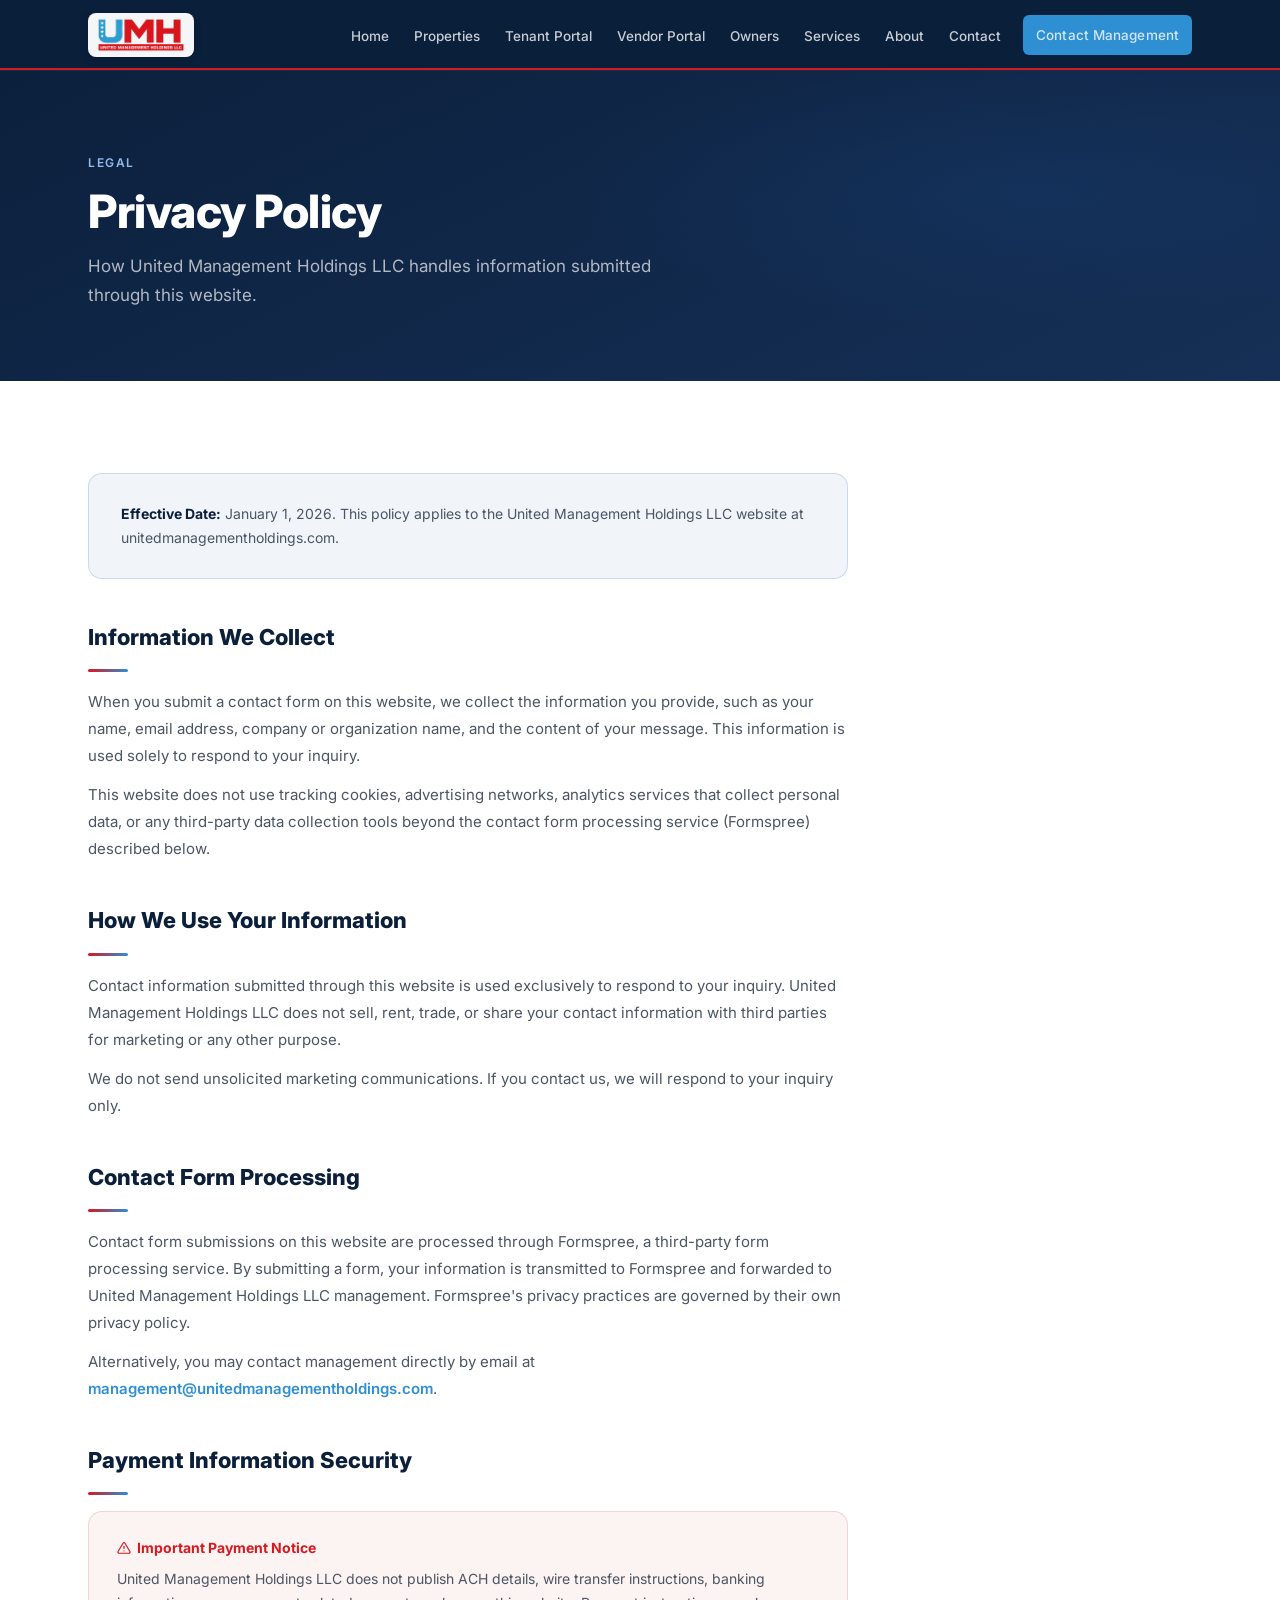
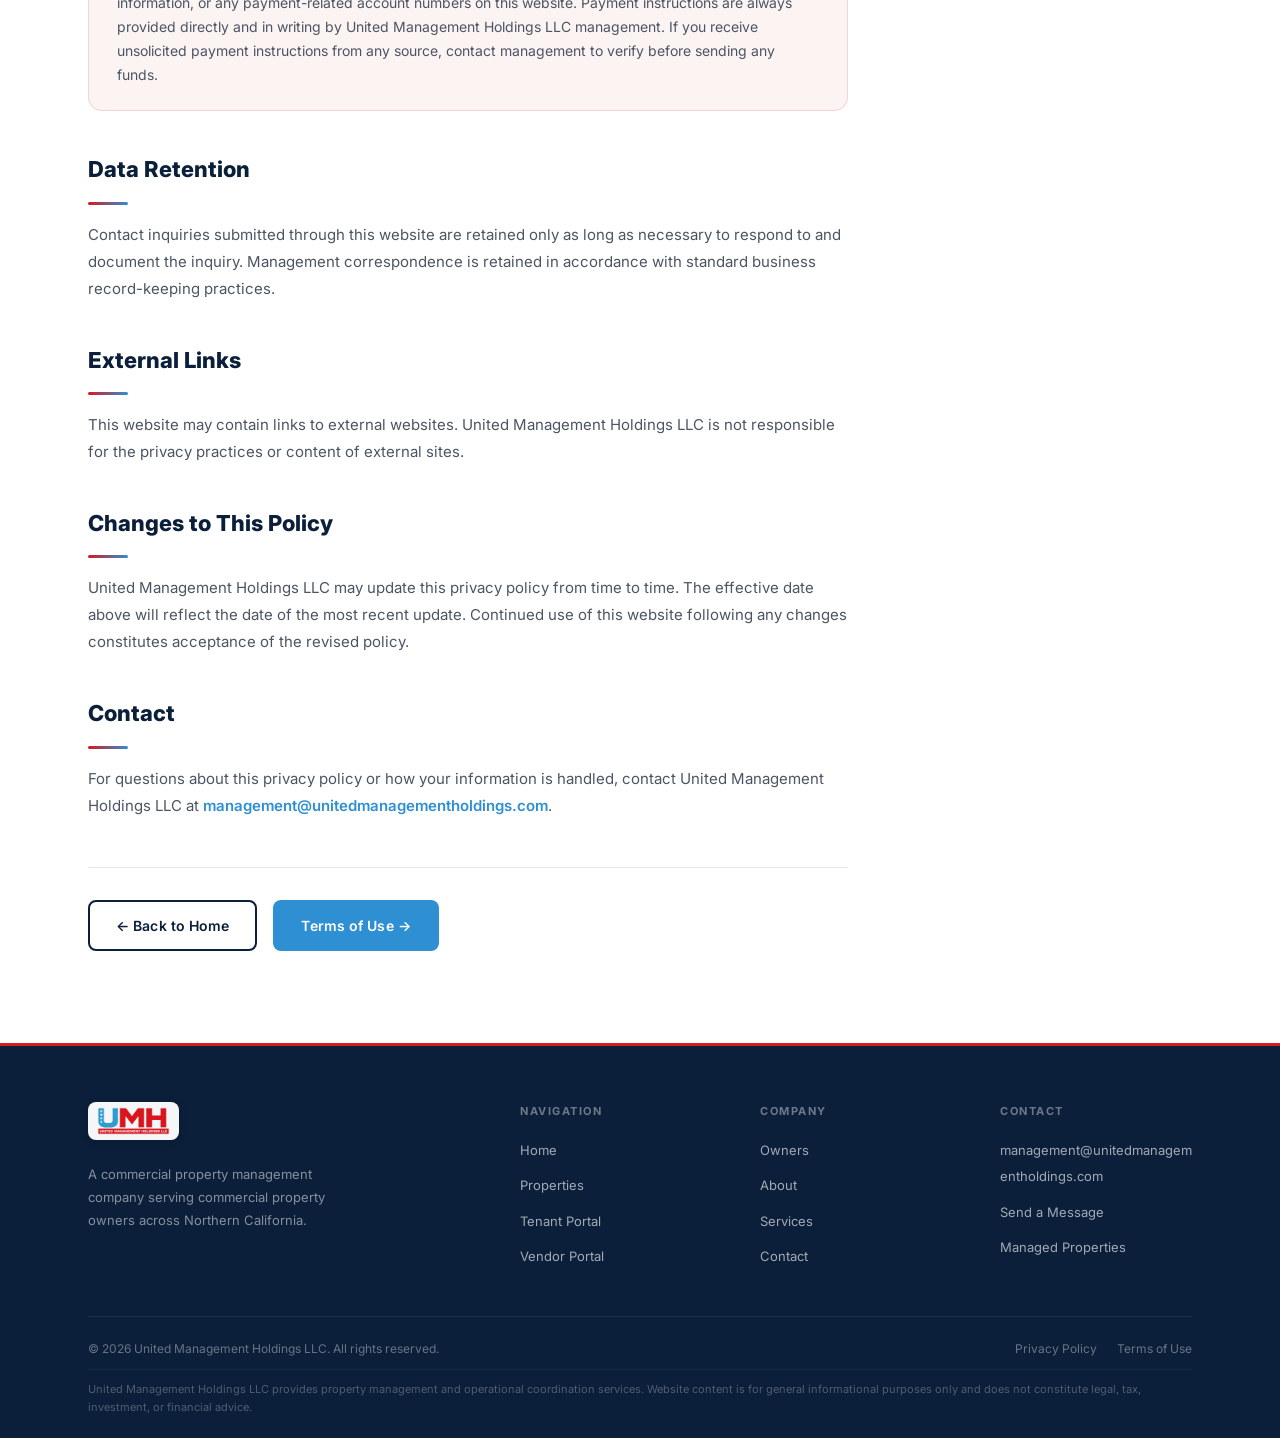
<file: privacy.html>
<!DOCTYPE html>
<html lang="en">
<head>
  <meta charset="UTF-8" />
  <meta name="viewport" content="width=device-width, initial-scale=1.0" />
  <title>Privacy Policy | United Management Holdings LLC</title>
  <meta name="description" content="Privacy policy for the United Management Holdings LLC website. How we handle contact form submissions and website inquiries." />
  <!-- Open Graph -->
  <meta property="og:type" content="website" />
  <meta property="og:title" content="Privacy Policy | United Management Holdings LLC" />
  <meta property="og:url" content="https://www.unitedmanagementholdings.com/privacy.html" />
  <meta property="og:site_name" content="United Management Holdings LLC" />
  <meta property="og:image" content="https://www.unitedmanagementholdings.com/assets/umh-logo.jpg" />
  <link rel="canonical" href="https://www.unitedmanagementholdings.com/privacy.html" />
  <meta name="robots" content="noindex, follow" />
  <link rel="preconnect" href="https://fonts.googleapis.com" />
  <link rel="preconnect" href="https://fonts.gstatic.com" crossorigin />
  <link href="https://fonts.googleapis.com/css2?family=Inter:wght@400;500;600;700;800&display=swap" rel="stylesheet" />
  <link rel="stylesheet" href="css/style.css" />
  <link rel="icon" type="image/png" sizes="32x32" href="assets/favicon-32.png" />
  <link rel="apple-touch-icon" href="assets/apple-touch-icon.png" />
</head>
<body>

<nav class="navbar" id="navbar">
  <div class="container">
    <a href="index.html" class="site-logo" aria-label="United Management Holdings LLC, Home">
      <img src="assets/umh-logo-nav.png" alt="United Management Holdings LLC" class="site-logo-img" />
    </a>
    <ul class="nav-links" id="navLinks" role="navigation" aria-label="Main navigation">
      <li><a href="index.html">Home</a></li>
      <li><a href="properties.html">Properties</a></li>
      <li><a href="tenant-portal.html">Tenant Portal</a></li>
      <li><a href="vendor-portal.html">Vendor Portal</a></li>
      <li><a href="owners.html">Owners</a></li>
      <li><a href="services.html">Services</a></li>
      <li><a href="about.html">About</a></li>
      <li><a href="contact.html">Contact</a></li>
      <li class="nav-cta"><a href="contact.html" class="btn btn-primary btn-sm">Contact Management</a></li>
    </ul>
    <button class="hamburger" id="hamburger" aria-label="Open menu">
      <span></span><span></span><span></span>
    </button>
  </div>
</nav>

<section class="page-hero">
  <div class="container">
    <div class="page-hero-eyebrow">Legal</div>
    <h1>Privacy Policy</h1>
    <p>How United Management Holdings LLC handles information submitted through this website.</p>
  </div>
</section>

<section class="section">
  <div class="container">
    <div style="max-width:760px;">

      <div class="notice-box" style="margin-bottom:40px;">
        <p><strong>Effective Date:</strong> January 1, 2026. This policy applies to the United Management Holdings LLC website at unitedmanagementholdings.com.</p>
      </div>

      <div style="display:flex;flex-direction:column;gap:40px;">

        <div>
          <h2 style="font-size:22px;font-weight:800;color:var(--navy);margin-bottom:12px;">Information We Collect</h2>
          <div class="accent-bar"></div>
          <p style="font-size:15px;color:var(--text-sec);line-height:1.8;margin-top:16px;">When you submit a contact form on this website, we collect the information you provide, such as your name, email address, company or organization name, and the content of your message. This information is used solely to respond to your inquiry.</p>
          <p style="font-size:15px;color:var(--text-sec);line-height:1.8;margin-top:12px;">This website does not use tracking cookies, advertising networks, analytics services that collect personal data, or any third-party data collection tools beyond the contact form processing service (Formspree) described below.</p>
        </div>

        <div>
          <h2 style="font-size:22px;font-weight:800;color:var(--navy);margin-bottom:12px;">How We Use Your Information</h2>
          <div class="accent-bar"></div>
          <p style="font-size:15px;color:var(--text-sec);line-height:1.8;margin-top:16px;">Contact information submitted through this website is used exclusively to respond to your inquiry. United Management Holdings LLC does not sell, rent, trade, or share your contact information with third parties for marketing or any other purpose.</p>
          <p style="font-size:15px;color:var(--text-sec);line-height:1.8;margin-top:12px;">We do not send unsolicited marketing communications. If you contact us, we will respond to your inquiry only.</p>
        </div>

        <div>
          <h2 style="font-size:22px;font-weight:800;color:var(--navy);margin-bottom:12px;">Contact Form Processing</h2>
          <div class="accent-bar"></div>
          <p style="font-size:15px;color:var(--text-sec);line-height:1.8;margin-top:16px;">Contact form submissions on this website are processed through Formspree, a third-party form processing service. By submitting a form, your information is transmitted to Formspree and forwarded to United Management Holdings LLC management. Formspree's privacy practices are governed by their own privacy policy.</p>
          <p style="font-size:15px;color:var(--text-sec);line-height:1.8;margin-top:12px;">Alternatively, you may contact management directly by email at <a href="mailto:management@unitedmanagementholdings.com" style="color:var(--blue);font-weight:600;">management@unitedmanagementholdings.com</a>.</p>
        </div>

        <div>
          <h2 style="font-size:22px;font-weight:800;color:var(--navy);margin-bottom:12px;">Payment Information Security</h2>
          <div class="accent-bar"></div>
          <div style="background:rgba(185,28,28,0.05);border:1px solid rgba(185,28,28,0.15);border-radius:var(--radius-lg);padding:24px 28px;margin-top:16px;">
            <h4 style="font-size:14px;font-weight:700;color:var(--red);margin-bottom:8px;"><svg width="14" height="14" viewBox="0 0 24 24" fill="none" stroke="currentColor" stroke-width="2" stroke-linecap="round" stroke-linejoin="round" style="display:inline;vertical-align:-2px;margin-right:6px;"><path d="m10.29 3.86-8.47 14.14A2 2 0 0 0 3.53 21h16.94a2 2 0 0 0 1.71-3L13.71 3.86a2 2 0 0 0-3.42 0z"/><line x1="12" y1="9" x2="12" y2="13"/><line x1="12" y1="17" x2="12.01" y2="17"/></svg>Important Payment Notice</h4>
            <p style="font-size:14px;color:var(--text-sec);line-height:1.7;">United Management Holdings LLC does not publish ACH details, wire transfer instructions, banking information, or any payment-related account numbers on this website. Payment instructions are always provided directly and in writing by United Management Holdings LLC management. If you receive unsolicited payment instructions from any source, contact management to verify before sending any funds.</p>
          </div>
        </div>

        <div>
          <h2 style="font-size:22px;font-weight:800;color:var(--navy);margin-bottom:12px;">Data Retention</h2>
          <div class="accent-bar"></div>
          <p style="font-size:15px;color:var(--text-sec);line-height:1.8;margin-top:16px;">Contact inquiries submitted through this website are retained only as long as necessary to respond to and document the inquiry. Management correspondence is retained in accordance with standard business record-keeping practices.</p>
        </div>

        <div>
          <h2 style="font-size:22px;font-weight:800;color:var(--navy);margin-bottom:12px;">External Links</h2>
          <div class="accent-bar"></div>
          <p style="font-size:15px;color:var(--text-sec);line-height:1.8;margin-top:16px;">This website may contain links to external websites. United Management Holdings LLC is not responsible for the privacy practices or content of external sites.</p>
        </div>

        <div>
          <h2 style="font-size:22px;font-weight:800;color:var(--navy);margin-bottom:12px;">Changes to This Policy</h2>
          <div class="accent-bar"></div>
          <p style="font-size:15px;color:var(--text-sec);line-height:1.8;margin-top:16px;">United Management Holdings LLC may update this privacy policy from time to time. The effective date above will reflect the date of the most recent update. Continued use of this website following any changes constitutes acceptance of the revised policy.</p>
        </div>

        <div>
          <h2 style="font-size:22px;font-weight:800;color:var(--navy);margin-bottom:12px;">Contact</h2>
          <div class="accent-bar"></div>
          <p style="font-size:15px;color:var(--text-sec);line-height:1.8;margin-top:16px;">For questions about this privacy policy or how your information is handled, contact United Management Holdings LLC at <a href="mailto:management@unitedmanagementholdings.com" style="color:var(--blue);font-weight:600;">management@unitedmanagementholdings.com</a>.</p>
        </div>

      </div>

      <div style="margin-top:48px;padding-top:32px;border-top:1px solid var(--border);">
        <a href="index.html" class="btn btn-outline-navy">← Back to Home</a>
        <a href="terms.html" class="btn btn-primary" style="margin-left:12px;">Terms of Use →</a>
      </div>

    </div>
  </div>
</section>

<footer class="footer">
  <div class="container">
    <div class="footer-grid">
      <div class="footer-brand">
        <a href="index.html" class="site-logo footer-site-logo">
          <img src="assets/umh-logo-nav.png" alt="United Management Holdings LLC" class="site-logo-img" />
        </a>
        <p>A commercial property management company serving commercial property owners across Northern California.</p>
      </div>
      <div class="footer-col">
        <h5>Navigation</h5>
        <ul>
          <li><a href="index.html">Home</a></li>
          <li><a href="properties.html">Properties</a></li>
          <li><a href="tenant-portal.html">Tenant Portal</a></li>
          <li><a href="vendor-portal.html">Vendor Portal</a></li>
        </ul>
      </div>
      <div class="footer-col">
        <h5>Company</h5>
        <ul>
          <li><a href="owners.html">Owners</a></li>
          <li><a href="about.html">About</a></li>
          <li><a href="services.html">Services</a></li>
          <li><a href="contact.html">Contact</a></li>
        </ul>
      </div>
      <div class="footer-col">
        <h5>Contact</h5>
        <ul>
          <li><a href="mailto:management@unitedmanagementholdings.com">management@unitedmanagementholdings.com</a></li>
          <li><a href="contact.html">Send a Message</a></li>
          <li><a href="properties.html">Managed Properties</a></li>
        </ul>
      </div>
    </div>
    <div class="footer-bottom">
      <div class="footer-bottom-top">
        <span class="footer-copy">&copy; 2026 United Management Holdings LLC. All rights reserved.</span>
        <div class="footer-links">
          <a href="privacy.html">Privacy Policy</a>
          <a href="terms.html">Terms of Use</a>
        </div>
      </div>
      <p class="footer-disclaimer">United Management Holdings LLC provides property management and operational coordination services. Website content is for general informational purposes only and does not constitute legal, tax, investment, or financial advice.</p>
    </div>
  </div>
</footer>
<script src="js/main.js"></script>
</body>
</html>
</file>
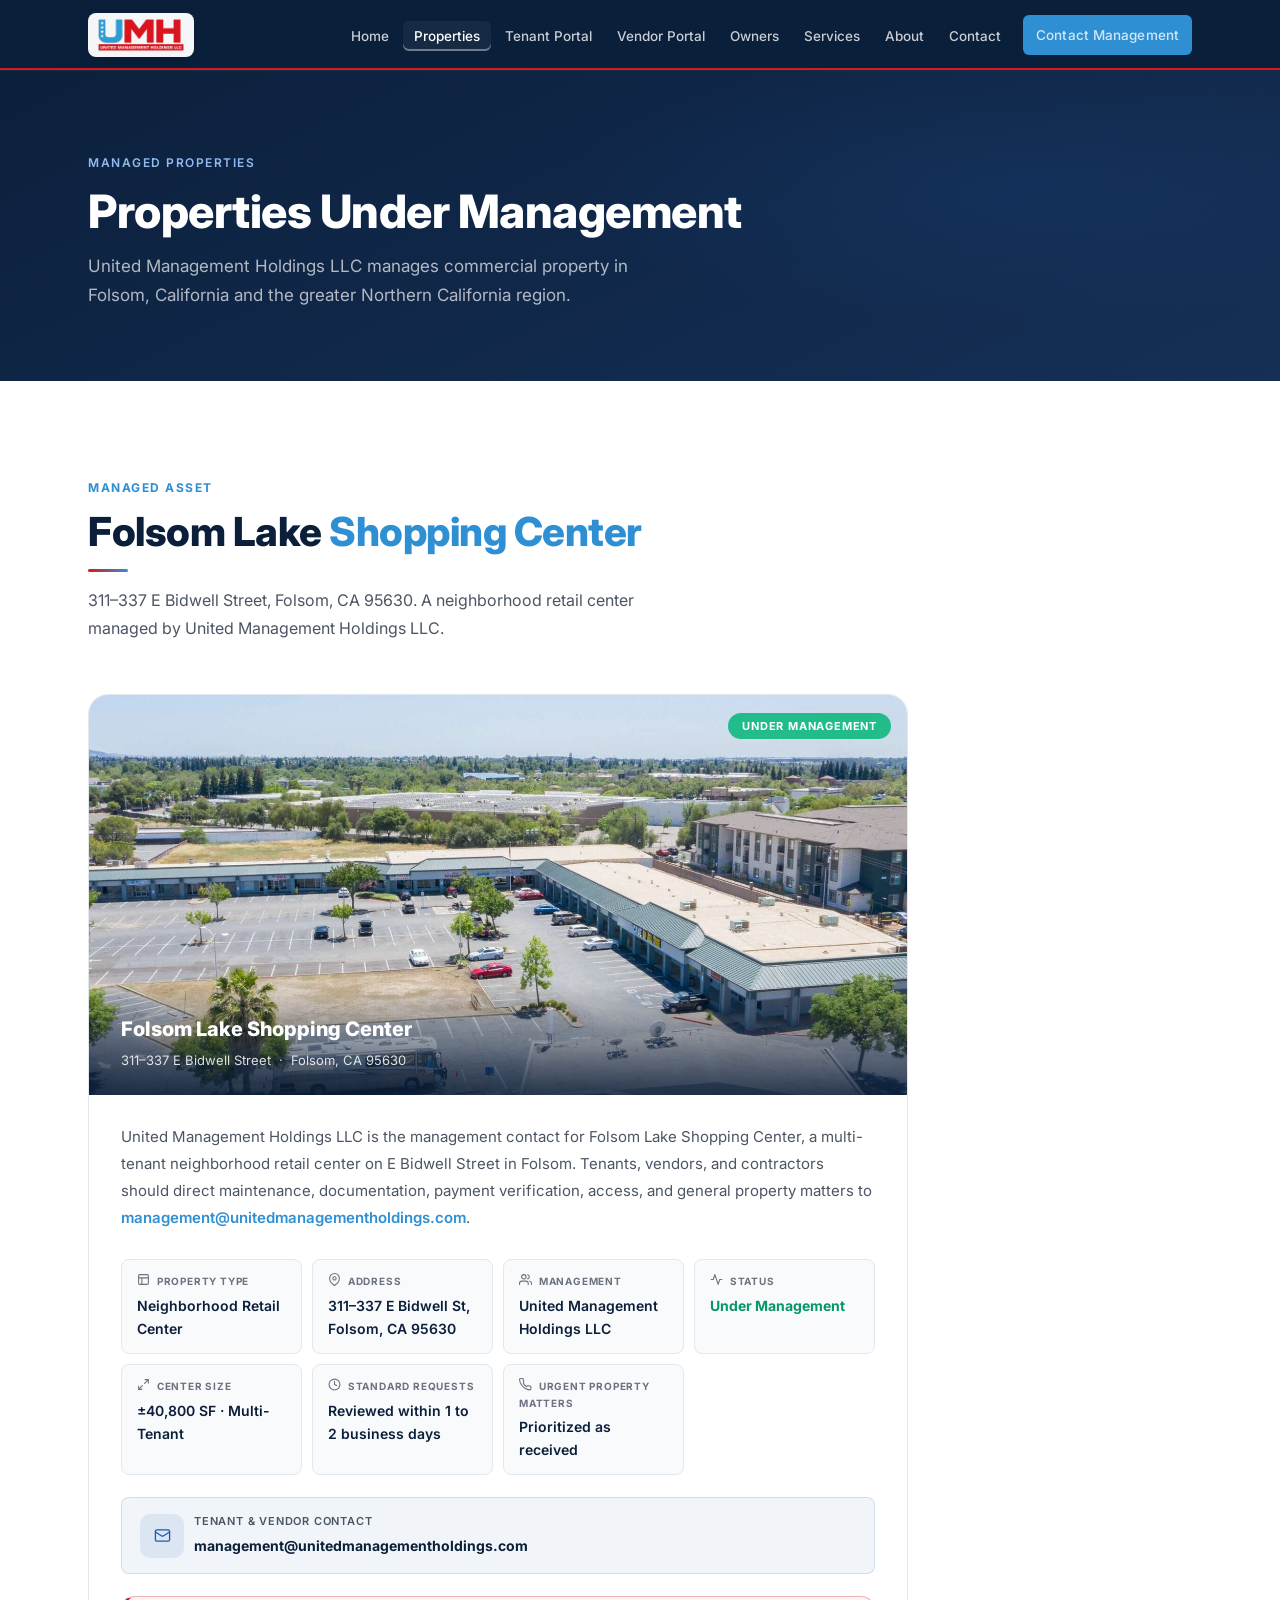
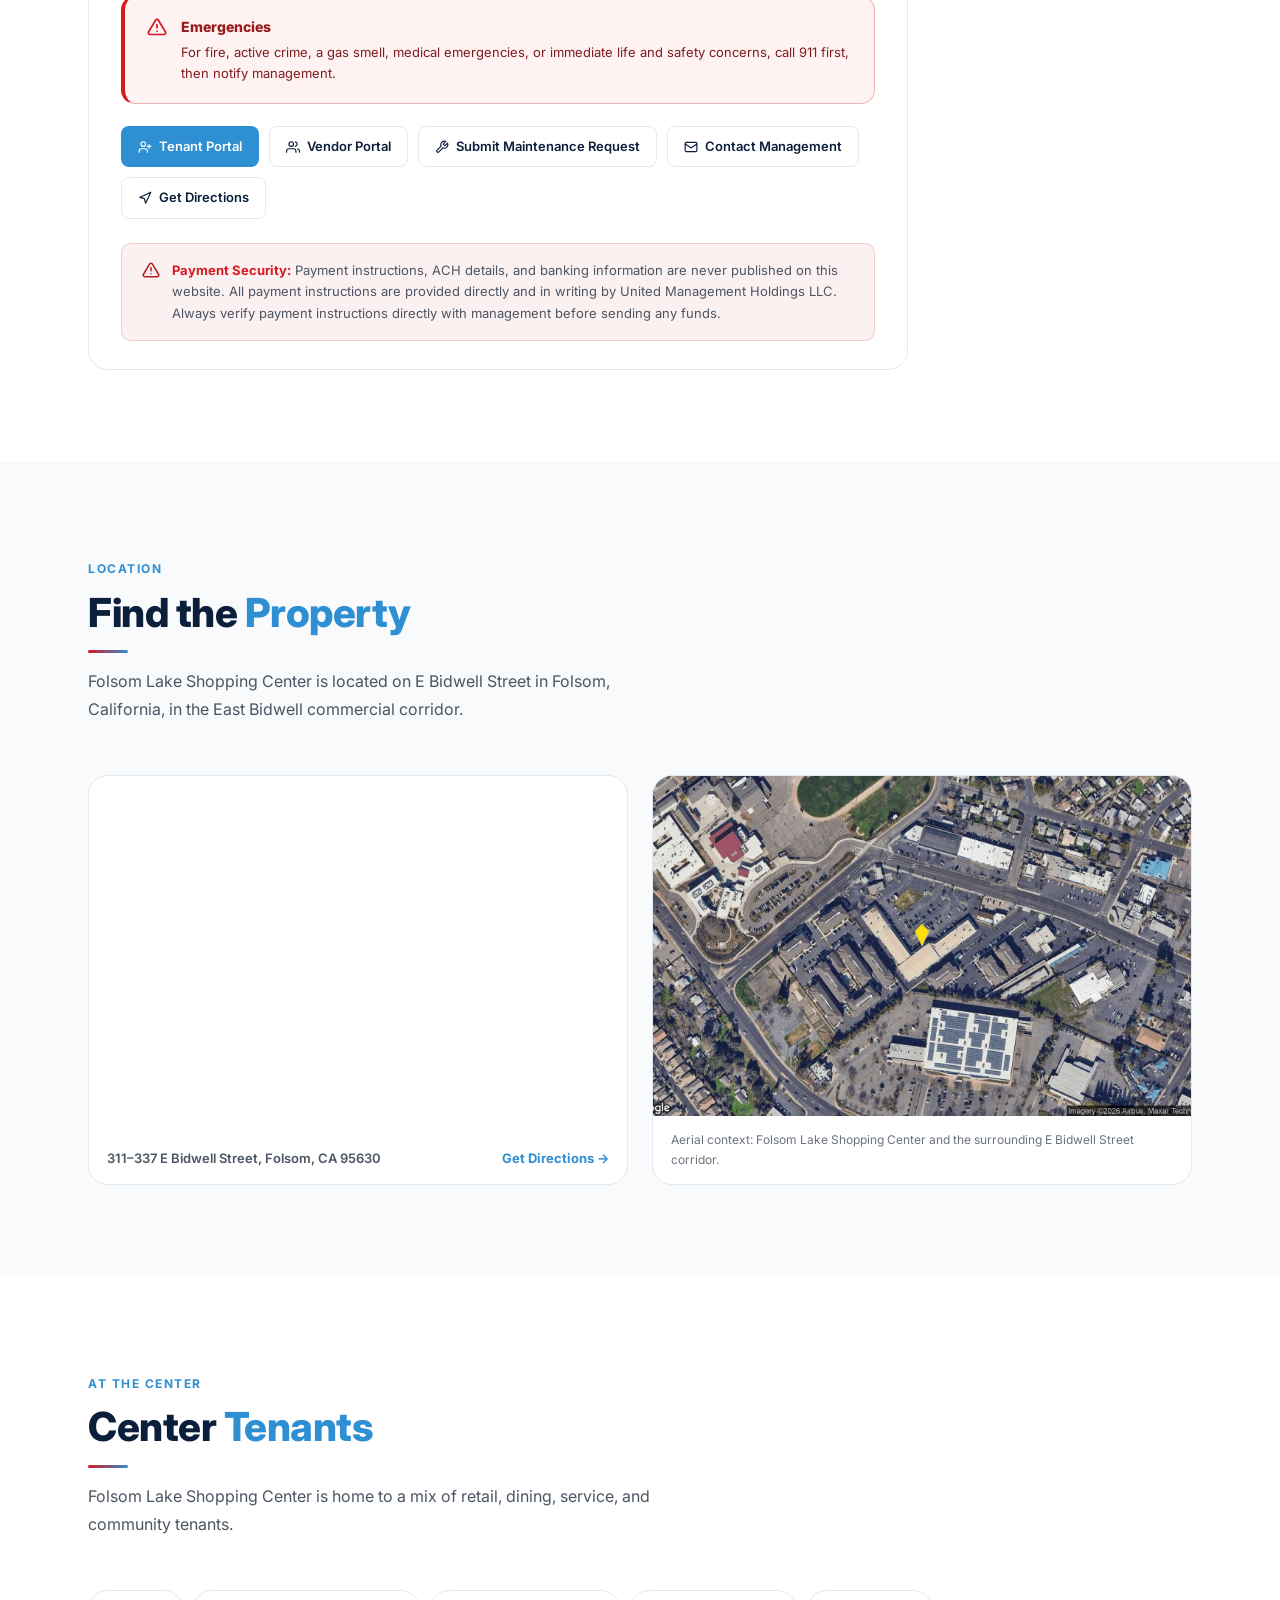
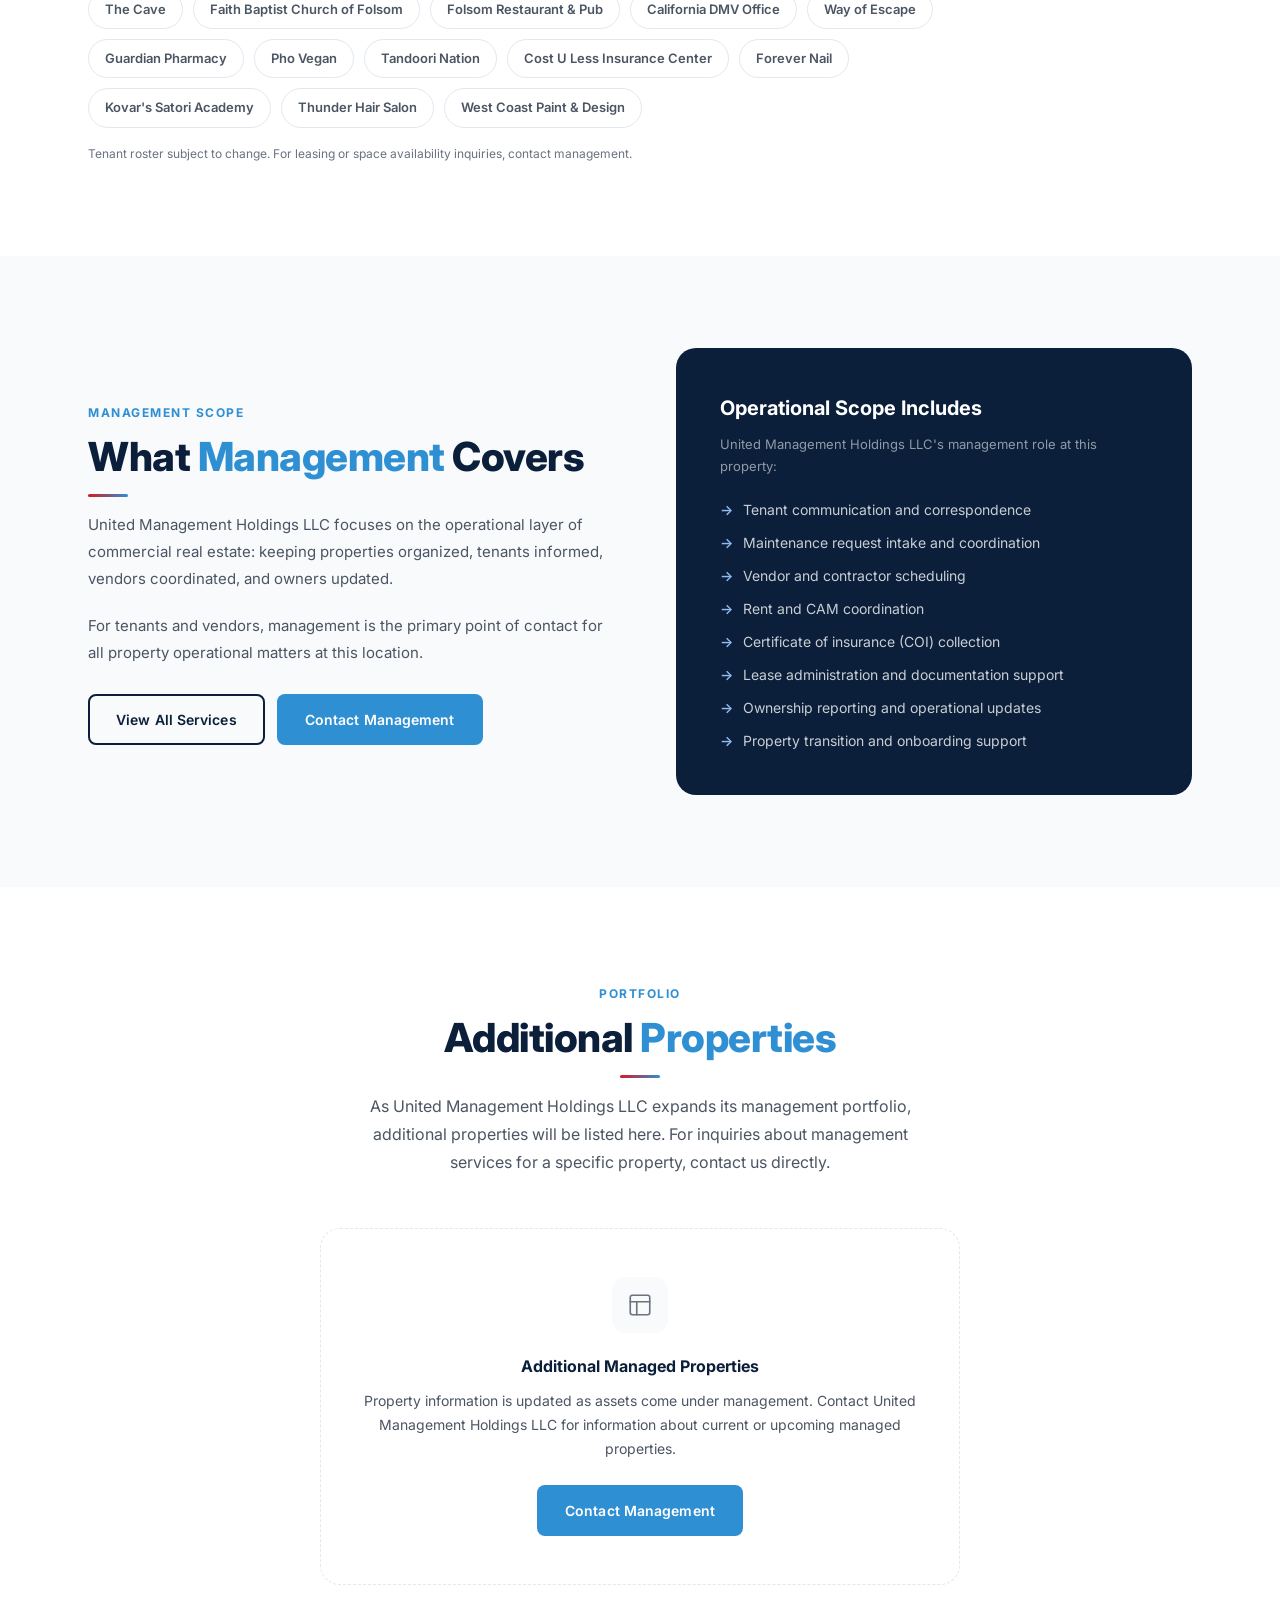
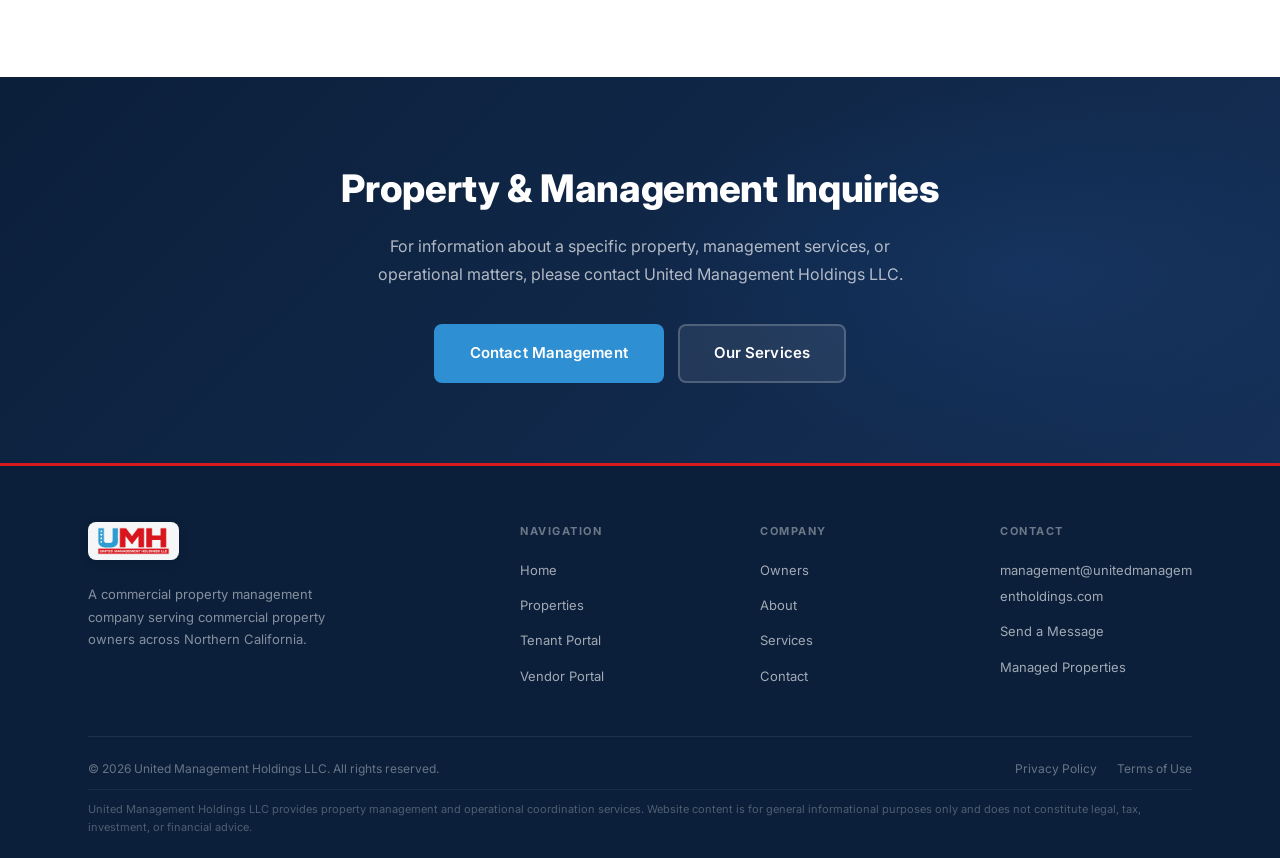
<file: properties.html>
<!DOCTYPE html>
<html lang="en">
<head>
  <meta charset="UTF-8" />
  <meta name="viewport" content="width=device-width, initial-scale=1.0" />
  <title>Folsom Lake Shopping Center | United Management Holdings LLC</title>
  <meta name="description" content="Folsom Lake Shopping Center, 311–337 E Bidwell Street, Folsom, CA 95630. Managed by United Management Holdings LLC. Tenant, vendor, and management contact information." />
  <!-- Open Graph -->
  <meta property="og:type" content="website" />
  <meta property="og:title" content="Folsom Lake Shopping Center | United Management Holdings LLC" />
  <meta property="og:description" content="Folsom Lake Shopping Center, 311–337 E Bidwell Street, Folsom, CA 95630. Managed by United Management Holdings LLC." />
  <meta property="og:url" content="https://www.unitedmanagementholdings.com/properties.html" />
  <meta property="og:site_name" content="United Management Holdings LLC" />
  <meta property="og:image" content="https://www.unitedmanagementholdings.com/assets/umh-og-folsom.jpg" />
  <meta name="twitter:card" content="summary_large_image" />
  <meta name="twitter:title" content="Folsom Lake Shopping Center | United Management Holdings LLC" />
  <meta name="twitter:description" content="Folsom Lake Shopping Center, 311–337 E Bidwell Street, Folsom, CA 95630. Managed by United Management Holdings LLC." />
  <link rel="canonical" href="https://www.unitedmanagementholdings.com/properties.html" />
  <!-- Schema.org: local business listing for the managed property -->
  <script type="application/ld+json">
  {
    "@context": "https://schema.org",
    "@type": "ShoppingCenter",
    "name": "Folsom Lake Shopping Center",
    "url": "https://www.unitedmanagementholdings.com/properties.html",
    "image": "https://www.unitedmanagementholdings.com/assets/folsom-property-main.jpg",
    "email": "management@unitedmanagementholdings.com",
    "address": {
      "@type": "PostalAddress",
      "streetAddress": "311-337 E Bidwell St",
      "addressLocality": "Folsom",
      "addressRegion": "CA",
      "postalCode": "95630",
      "addressCountry": "US"
    }
  }
  </script>
  <link rel="preconnect" href="https://fonts.googleapis.com" />
  <link rel="preconnect" href="https://fonts.gstatic.com" crossorigin />
  <link href="https://fonts.googleapis.com/css2?family=Inter:wght@400;500;600;700;800&display=swap" rel="stylesheet" />
  <link rel="stylesheet" href="css/style.css" />
  <link rel="icon" type="image/png" sizes="32x32" href="assets/favicon-32.png" />
  <link rel="apple-touch-icon" href="assets/apple-touch-icon.png" />
</head>
<body>

<nav class="navbar" id="navbar">
  <div class="container">
    <a href="index.html" class="site-logo" aria-label="United Management Holdings LLC, Home">
      <img src="assets/umh-logo-nav.png" alt="United Management Holdings LLC" class="site-logo-img" />
    </a>
    <ul class="nav-links" id="navLinks" role="navigation" aria-label="Main navigation">
      <li><a href="index.html">Home</a></li>
      <li><a href="properties.html" class="active">Properties</a></li>
      <li><a href="tenant-portal.html">Tenant Portal</a></li>
      <li><a href="vendor-portal.html">Vendor Portal</a></li>
      <li><a href="owners.html">Owners</a></li>
      <li><a href="services.html">Services</a></li>
      <li><a href="about.html">About</a></li>
      <li><a href="contact.html">Contact</a></li>
      <li class="nav-cta"><a href="contact.html" class="btn btn-primary btn-sm">Contact Management</a></li>
    </ul>
    <button class="hamburger" id="hamburger" aria-label="Open menu">
      <span></span><span></span><span></span>
    </button>
  </div>
</nav>

<section class="page-hero">
  <div class="container">
    <div class="page-hero-eyebrow">Managed Properties</div>
    <h1>Properties Under Management</h1>
    <p>United Management Holdings LLC manages commercial property in Folsom, California and the greater Northern California region.</p>
  </div>
</section>

<!-- FOLSOM PROPERTY LOCATION CARD -->
<section class="section">
  <div class="container">

    <div class="section-header">
      <div class="section-eyebrow">Managed Asset</div>
      <h2 class="section-title">Folsom Lake <em>Shopping Center</em></h2>
      <div class="accent-bar"></div>
      <p class="section-desc">311–337 E Bidwell Street, Folsom, CA 95630. A neighborhood retail center managed by United Management Holdings LLC.</p>
    </div>

    <div class="property-location-card">

      <!-- Property Photo Area -->
      <div class="property-photo-area photo-live photo-tall">
        <img src="assets/folsom-property-main.jpg" alt="Folsom Lake Shopping Center, 311-337 E Bidwell Street, Folsom, California" />
        <div style="position:absolute;top:16px;right:16px;">
          <span style="background:rgba(16,185,129,0.9);backdrop-filter:blur(4px);color:#fff;padding:6px 14px;border-radius:100px;font-size:11px;font-weight:700;letter-spacing:0.8px;text-transform:uppercase;">Under Management</span>
        </div>
        <div style="position:absolute;bottom:0;left:0;right:0;background:linear-gradient(to top,rgba(11,31,58,0.85) 0%,transparent 100%);padding:28px 32px 24px;">
          <div style="font-size:20px;font-weight:800;color:#fff;margin-bottom:4px;">Folsom Lake Shopping Center</div>
          <div style="font-size:13px;color:rgba(255,255,255,0.85);">311–337 E Bidwell Street &nbsp;·&nbsp; Folsom, CA 95630</div>
        </div>
      </div>

      <!-- Property Body -->
      <div class="property-body">

        <p style="font-size:15px;color:var(--text-sec);line-height:1.8;margin-bottom:28px;">United Management Holdings LLC is the management contact for Folsom Lake Shopping Center, a multi-tenant neighborhood retail center on E Bidwell Street in Folsom. Tenants, vendors, and contractors should direct maintenance, documentation, payment verification, access, and general property matters to <a href="mailto:management@unitedmanagementholdings.com" style="color:var(--blue);font-weight:600;word-break:break-word;">management@unitedmanagementholdings.com</a>.</p>

        <!-- Property Meta Grid -->
        <div class="property-meta-grid">
          <div class="property-meta-item">
            <div class="pmi-label">
              <svg width="13" height="13" viewBox="0 0 24 24" fill="none" stroke="currentColor" stroke-width="2" stroke-linecap="round" stroke-linejoin="round" style="display:inline;vertical-align:-1px;margin-right:4px;"><rect x="3" y="3" width="18" height="18" rx="2"/><path d="M3 9h18M9 21V9"/></svg>
              Property Type
            </div>
            <div class="pmi-value">Neighborhood Retail Center</div>
          </div>
          <div class="property-meta-item">
            <div class="pmi-label">
              <svg width="13" height="13" viewBox="0 0 24 24" fill="none" stroke="currentColor" stroke-width="2" stroke-linecap="round" stroke-linejoin="round" style="display:inline;vertical-align:-1px;margin-right:4px;"><path d="M21 10c0 7-9 13-9 13s-9-6-9-13a9 9 0 0 1 18 0z"/><circle cx="12" cy="10" r="3"/></svg>
              Address
            </div>
            <div class="pmi-value">311–337 E Bidwell St, Folsom, CA 95630</div>
          </div>
          <div class="property-meta-item">
            <div class="pmi-label">
              <svg width="13" height="13" viewBox="0 0 24 24" fill="none" stroke="currentColor" stroke-width="2" stroke-linecap="round" stroke-linejoin="round" style="display:inline;vertical-align:-1px;margin-right:4px;"><path d="M17 21v-2a4 4 0 0 0-4-4H5a4 4 0 0 0-4 4v2"/><circle cx="9" cy="7" r="4"/><path d="M23 21v-2a4 4 0 0 0-3-3.87"/><path d="M16 3.13a4 4 0 0 1 0 7.75"/></svg>
              Management
            </div>
            <div class="pmi-value">United Management Holdings LLC</div>
          </div>
          <div class="property-meta-item">
            <div class="pmi-label">
              <svg width="13" height="13" viewBox="0 0 24 24" fill="none" stroke="currentColor" stroke-width="2" stroke-linecap="round" stroke-linejoin="round" style="display:inline;vertical-align:-1px;margin-right:4px;"><polyline points="22 12 18 12 15 21 9 3 6 12 2 12"/></svg>
              Status
            </div>
            <div class="pmi-value" style="color:#059669;font-weight:700;">Under Management</div>
          </div>
          <div class="property-meta-item">
            <div class="pmi-label">
              <svg width="13" height="13" viewBox="0 0 24 24" fill="none" stroke="currentColor" stroke-width="2" stroke-linecap="round" stroke-linejoin="round" style="display:inline;vertical-align:-1px;margin-right:4px;"><polyline points="15 3 21 3 21 9"/><polyline points="9 21 3 21 3 15"/><line x1="21" y1="3" x2="14" y2="10"/><line x1="3" y1="21" x2="10" y2="14"/></svg>
              Center Size
            </div>
            <div class="pmi-value">±40,800 SF · Multi-Tenant</div>
          </div>
          <div class="property-meta-item">
            <div class="pmi-label">
              <svg width="13" height="13" viewBox="0 0 24 24" fill="none" stroke="currentColor" stroke-width="2" stroke-linecap="round" stroke-linejoin="round" style="display:inline;vertical-align:-1px;margin-right:4px;"><circle cx="12" cy="12" r="10"/><polyline points="12 6 12 12 16 14"/></svg>
              Standard Requests
            </div>
            <div class="pmi-value">Reviewed within 1 to 2 business days</div>
          </div>
          <div class="property-meta-item">
            <div class="pmi-label">
              <svg width="13" height="13" viewBox="0 0 24 24" fill="none" stroke="currentColor" stroke-width="2" stroke-linecap="round" stroke-linejoin="round" style="display:inline;vertical-align:-1px;margin-right:4px;"><path d="M22 16.92v3a2 2 0 0 1-2.18 2 19.79 19.79 0 0 1-8.63-3.07A19.5 19.5 0 0 1 4.09 12 19.79 19.79 0 0 1 1 3.18 2 2 0 0 1 2.96 1h3a2 2 0 0 1 2 1.72 12.84 12.84 0 0 0 .7 2.81 2 2 0 0 1-.45 2.11L8.09 9.91a16 16 0 0 0 6 6l1.27-1.27a2 2 0 0 1 2.11-.45 12.84 12.84 0 0 0 2.81.7A2 2 0 0 1 22 16.92z"/></svg>
              Urgent Property Matters
            </div>
            <div class="pmi-value">Prioritized as received</div>
          </div>
        </div>

        <!-- Contact Bar -->
        <div class="property-contact-bar">
          <div style="display:flex;align-items:center;gap:10px;flex-wrap:wrap;min-width:0;">
            <div class="icon-box icon-box-44" style="background:rgba(30,90,168,0.1);border-radius:10px;flex-shrink:0;">
              <svg width="20" height="20" viewBox="0 0 24 24" fill="none" stroke="#1E5AA8" stroke-width="1.8" stroke-linecap="round" stroke-linejoin="round"><rect x="2" y="4" width="20" height="16" rx="2"/><path d="m22 7-8.97 5.7a1.94 1.94 0 0 1-2.06 0L2 7"/></svg>
            </div>
            <div style="min-width:0;">
              <div style="font-size:11px;color:var(--text-sec);font-weight:600;text-transform:uppercase;letter-spacing:0.8px;margin-bottom:2px;">Tenant &amp; Vendor Contact</div>
              <a href="mailto:management@unitedmanagementholdings.com" style="color:var(--navy);font-weight:700;font-size:14px;text-decoration:none;overflow-wrap:anywhere;word-break:break-word;">management@unitedmanagementholdings.com</a>
            </div>
          </div>
        </div>

        <!-- Emergencies -->
        <div class="emergency-banner" style="margin-bottom:22px;">
          <svg viewBox="0 0 24 24" fill="none" stroke="currentColor" stroke-width="2" stroke-linecap="round" stroke-linejoin="round"><path d="m10.29 3.86-8.47 14.14A2 2 0 0 0 3.53 21h16.94a2 2 0 0 0 1.71-3L13.71 3.86a2 2 0 0 0-3.42 0z"/><line x1="12" y1="9" x2="12" y2="13"/><line x1="12" y1="17" x2="12.01" y2="17"/></svg>
          <div>
            <h4>Emergencies</h4>
            <p>For fire, active crime, a gas smell, medical emergencies, or immediate life and safety concerns, call 911 first, then notify management.</p>
          </div>
        </div>

        <!-- Quick Action Buttons -->
        <div class="property-quick-actions">
          <a href="tenant-portal.html" class="pqa-btn pqa-btn-primary">
            <svg width="15" height="15" viewBox="0 0 24 24" fill="none" stroke="currentColor" stroke-width="2" stroke-linecap="round" stroke-linejoin="round"><path d="M16 21v-2a4 4 0 0 0-4-4H6a4 4 0 0 0-4 4v2"/><circle cx="9" cy="7" r="4"/><line x1="19" y1="8" x2="19" y2="14"/><line x1="22" y1="11" x2="16" y2="11"/></svg>
            Tenant Portal
          </a>
          <a href="vendor-portal.html" class="pqa-btn pqa-btn-outline">
            <svg width="15" height="15" viewBox="0 0 24 24" fill="none" stroke="currentColor" stroke-width="2" stroke-linecap="round" stroke-linejoin="round"><path d="M17 21v-2a4 4 0 0 0-4-4H5a4 4 0 0 0-4 4v2"/><circle cx="9" cy="7" r="4"/><path d="M23 21v-2a4 4 0 0 0-3-3.87"/><path d="M16 3.13a4 4 0 0 1 0 7.75"/></svg>
            Vendor Portal
          </a>
          <a href="tenant-portal.html?action=maintenance" class="pqa-btn pqa-btn-outline">
            <svg width="15" height="15" viewBox="0 0 24 24" fill="none" stroke="currentColor" stroke-width="2" stroke-linecap="round" stroke-linejoin="round"><path d="M14.7 6.3a1 1 0 0 0 0 1.4l1.6 1.6a1 1 0 0 0 1.4 0l3.77-3.77a6 6 0 0 1-7.94 7.94l-6.91 6.91a2.12 2.12 0 0 1-3-3l6.91-6.91a6 6 0 0 1 7.94-7.94l-3.76 3.76z"/></svg>
            Submit Maintenance Request
          </a>
          <a href="contact.html" class="pqa-btn pqa-btn-outline">
            <svg width="15" height="15" viewBox="0 0 24 24" fill="none" stroke="currentColor" stroke-width="2" stroke-linecap="round" stroke-linejoin="round"><rect x="2" y="4" width="20" height="16" rx="2"/><path d="m22 7-8.97 5.7a1.94 1.94 0 0 1-2.06 0L2 7"/></svg>
            Contact Management
          </a>
          <a href="https://www.google.com/maps/dir/?api=1&amp;destination=311-337+E+Bidwell+St,+Folsom,+CA+95630" target="_blank" rel="noopener" class="pqa-btn pqa-btn-outline">
            <svg width="15" height="15" viewBox="0 0 24 24" fill="none" stroke="currentColor" stroke-width="2" stroke-linecap="round" stroke-linejoin="round"><polygon points="3 11 22 2 13 21 11 13 3 11"/></svg>
            Get Directions
          </a>
        </div>

        <!-- Payment Security Note -->
        <div style="margin-top:24px;padding:16px 20px;background:rgba(185,28,28,0.06);border:1px solid rgba(185,28,28,0.18);border-radius:10px;display:flex;gap:12px;align-items:flex-start;">
          <svg width="18" height="18" viewBox="0 0 24 24" fill="none" stroke="#B91C1C" stroke-width="2" stroke-linecap="round" stroke-linejoin="round" style="flex-shrink:0;margin-top:1px;"><path d="M10.29 3.86L1.82 18a2 2 0 0 0 1.71 3h16.94a2 2 0 0 0 1.71-3L13.71 3.86a2 2 0 0 0-3.42 0z"/><line x1="12" y1="9" x2="12" y2="13"/><line x1="12" y1="17" x2="12.01" y2="17"/></svg>
          <p style="font-size:13px;color:var(--text-sec);line-height:1.65;margin:0;"><strong style="color:var(--red);">Payment Security:</strong> Payment instructions, ACH details, and banking information are never published on this website. All payment instructions are provided directly and in writing by United Management Holdings LLC. Always verify payment instructions directly with management before sending any funds.</p>
        </div>

      </div>
    </div>

  </div>
</section>

<!-- LOCATION & DIRECTIONS -->
<section class="section section-alt" id="location">
  <div class="container">
    <div class="section-header">
      <div class="section-eyebrow">Location</div>
      <h2 class="section-title">Find the <em>Property</em></h2>
      <div class="accent-bar"></div>
      <p class="section-desc">Folsom Lake Shopping Center is located on E Bidwell Street in Folsom, California, in the East Bidwell commercial corridor.</p>
    </div>
    <div style="display:grid;grid-template-columns:repeat(auto-fit,minmax(320px,1fr));gap:24px;align-items:stretch;">
      <div style="background:var(--white);border:1px solid var(--border);border-radius:var(--radius-xl);overflow:hidden;display:flex;flex-direction:column;">
        <iframe
          src="https://www.google.com/maps?q=311-337+E+Bidwell+St,+Folsom,+CA+95630&amp;output=embed"
          style="width:100%;flex:1;min-height:340px;border:0;display:block;"
          loading="lazy"
          referrerpolicy="no-referrer-when-downgrade"
          title="Map: Folsom Lake Shopping Center, 311-337 E Bidwell St, Folsom, CA 95630"
          allowfullscreen></iframe>
        <div style="padding:14px 18px;display:flex;align-items:center;justify-content:space-between;gap:12px;flex-wrap:wrap;">
          <div style="font-size:13px;color:var(--text-sec);font-weight:600;">311–337 E Bidwell Street, Folsom, CA 95630</div>
          <a href="https://www.google.com/maps/dir/?api=1&amp;destination=311-337+E+Bidwell+St,+Folsom,+CA+95630" target="_blank" rel="noopener" style="font-size:13px;font-weight:700;color:var(--blue);">Get Directions →</a>
        </div>
      </div>
      <div style="background:var(--white);border:1px solid var(--border);border-radius:var(--radius-xl);overflow:hidden;display:flex;flex-direction:column;">
        <img src="assets/folsom-property-aerial.jpg" alt="Aerial view of the E Bidwell Street corridor around Folsom Lake Shopping Center, Folsom, California" loading="lazy" style="width:100%;flex:1;object-fit:cover;display:block;min-height:340px;" />
        <div style="padding:14px 18px;font-size:12px;color:var(--text-light);">Aerial context: Folsom Lake Shopping Center and the surrounding E Bidwell Street corridor.</div>
      </div>
    </div>
  </div>
</section>

<!-- CENTER TENANTS -->
<section class="section">
  <div class="container">
    <div class="section-header">
      <div class="section-eyebrow">At the Center</div>
      <h2 class="section-title">Center <em>Tenants</em></h2>
      <div class="accent-bar"></div>
      <p class="section-desc">Folsom Lake Shopping Center is home to a mix of retail, dining, service, and community tenants.</p>
    </div>
    <div style="display:flex;flex-wrap:wrap;gap:10px;max-width:880px;">
      <span style="padding:8px 16px;background:var(--white);border:1px solid var(--border);border-radius:100px;font-size:13px;font-weight:600;color:var(--text-sec);">The Cave</span>
      <span style="padding:8px 16px;background:var(--white);border:1px solid var(--border);border-radius:100px;font-size:13px;font-weight:600;color:var(--text-sec);">Faith Baptist Church of Folsom</span>
      <span style="padding:8px 16px;background:var(--white);border:1px solid var(--border);border-radius:100px;font-size:13px;font-weight:600;color:var(--text-sec);">Folsom Restaurant &amp; Pub</span>
      <span style="padding:8px 16px;background:var(--white);border:1px solid var(--border);border-radius:100px;font-size:13px;font-weight:600;color:var(--text-sec);">California DMV Office</span>
      <span style="padding:8px 16px;background:var(--white);border:1px solid var(--border);border-radius:100px;font-size:13px;font-weight:600;color:var(--text-sec);">Way of Escape</span>
      <span style="padding:8px 16px;background:var(--white);border:1px solid var(--border);border-radius:100px;font-size:13px;font-weight:600;color:var(--text-sec);">Guardian Pharmacy</span>
      <span style="padding:8px 16px;background:var(--white);border:1px solid var(--border);border-radius:100px;font-size:13px;font-weight:600;color:var(--text-sec);">Pho Vegan</span>
      <span style="padding:8px 16px;background:var(--white);border:1px solid var(--border);border-radius:100px;font-size:13px;font-weight:600;color:var(--text-sec);">Tandoori Nation</span>
      <span style="padding:8px 16px;background:var(--white);border:1px solid var(--border);border-radius:100px;font-size:13px;font-weight:600;color:var(--text-sec);">Cost U Less Insurance Center</span>
      <span style="padding:8px 16px;background:var(--white);border:1px solid var(--border);border-radius:100px;font-size:13px;font-weight:600;color:var(--text-sec);">Forever Nail</span>
      <span style="padding:8px 16px;background:var(--white);border:1px solid var(--border);border-radius:100px;font-size:13px;font-weight:600;color:var(--text-sec);">Kovar's Satori Academy</span>
      <span style="padding:8px 16px;background:var(--white);border:1px solid var(--border);border-radius:100px;font-size:13px;font-weight:600;color:var(--text-sec);">Thunder Hair Salon</span>
      <span style="padding:8px 16px;background:var(--white);border:1px solid var(--border);border-radius:100px;font-size:13px;font-weight:600;color:var(--text-sec);">West Coast Paint &amp; Design</span>
    </div>
    <p style="font-size:12px;color:var(--text-light);margin-top:16px;">Tenant roster subject to change. For leasing or space availability inquiries, contact management.</p>
  </div>
</section>

<!-- OPERATIONAL SCOPE SECTION -->
<section class="section section-alt">
  <div class="container">
    <div class="two-col align-center">
      <div>
        <div class="section-eyebrow">Management Scope</div>
        <h2 class="section-title">What <em>Management</em> Covers</h2>
        <div class="accent-bar"></div>
        <p style="font-size:15px;color:var(--text-sec);line-height:1.8;margin-bottom:20px;">United Management Holdings LLC focuses on the operational layer of commercial real estate: keeping properties organized, tenants informed, vendors coordinated, and owners updated.</p>
        <p style="font-size:15px;color:var(--text-sec);line-height:1.8;margin-bottom:28px;">For tenants and vendors, management is the primary point of contact for all property operational matters at this location.</p>
        <div style="display:flex;gap:12px;flex-wrap:wrap;">
          <a href="services.html" class="btn btn-outline-navy">View All Services</a>
          <a href="contact.html" class="btn btn-primary">Contact Management</a>
        </div>
      </div>
      <div class="callout-panel reveal">
        <h3>Operational Scope Includes</h3>
        <p style="color:rgba(255,255,255,0.55);font-size:13px;margin-top:6px;margin-bottom:20px;">United Management Holdings LLC's management role at this property:</p>
        <ul class="list">
          <li>Tenant communication and correspondence</li>
          <li>Maintenance request intake and coordination</li>
          <li>Vendor and contractor scheduling</li>
          <li>Rent and CAM coordination</li>
          <li>Certificate of insurance (COI) collection</li>
          <li>Lease administration and documentation support</li>
          <li>Ownership reporting and operational updates</li>
          <li>Property transition and onboarding support</li>
        </ul>
      </div>
    </div>
  </div>
</section>

<!-- Additional managed properties will be listed here as the portfolio grows -->
<section class="section">
  <div class="container">
    <div class="section-header centered">
      <div class="section-eyebrow">Portfolio</div>
      <h2 class="section-title">Additional <em>Properties</em></h2>
      <div class="accent-bar centered"></div>
      <p class="section-desc" style="max-width:560px;margin:0 auto;">As United Management Holdings LLC expands its management portfolio, additional properties will be listed here. For inquiries about management services for a specific property, contact us directly.</p>
    </div>
    <div style="max-width:640px;margin:0 auto;background:var(--white);border:1.5px dashed var(--border);border-radius:var(--radius-xl);padding:48px 40px;text-align:center;">
      <div style="width:56px;height:56px;background:var(--bg);border-radius:14px;display:flex;align-items:center;justify-content:center;margin:0 auto 20px;">
        <svg width="26" height="26" viewBox="0 0 24 24" fill="none" stroke="var(--text-light)" stroke-width="1.5" stroke-linecap="round" stroke-linejoin="round"><rect x="3" y="3" width="18" height="18" rx="2"/><path d="M3 9h18M9 21V9"/></svg>
      </div>
      <h4 style="font-size:16px;font-weight:700;color:var(--navy);margin-bottom:10px;">Additional Managed Properties</h4>
      <p style="font-size:14px;color:var(--text-sec);line-height:1.7;margin-bottom:24px;">Property information is updated as assets come under management. Contact United Management Holdings LLC for information about current or upcoming managed properties.</p>
      <a href="contact.html" class="btn btn-primary">Contact Management</a>
    </div>
  </div>
</section>

<!-- CTA -->
<section class="cta-banner">
  <div class="container">
    <h2>Property &amp; Management Inquiries</h2>
    <p>For information about a specific property, management services, or operational matters, please contact United Management Holdings LLC.</p>
    <div class="cta-btns">
      <a href="contact.html" class="btn btn-primary btn-lg">Contact Management</a>
      <a href="services.html" class="btn btn-ghost btn-lg">Our Services</a>
    </div>
  </div>
</section>

<footer class="footer">
  <div class="container">
    <div class="footer-grid">
      <div class="footer-brand">
        <a href="index.html" class="site-logo footer-site-logo">
          <img src="assets/umh-logo-nav.png" alt="United Management Holdings LLC" class="site-logo-img" />
        </a>
        <p>A commercial property management company serving commercial property owners across Northern California.</p>
      </div>
      <div class="footer-col">
        <h5>Navigation</h5>
        <ul>
          <li><a href="index.html">Home</a></li>
          <li><a href="properties.html">Properties</a></li>
          <li><a href="tenant-portal.html">Tenant Portal</a></li>
          <li><a href="vendor-portal.html">Vendor Portal</a></li>
        </ul>
      </div>
      <div class="footer-col">
        <h5>Company</h5>
        <ul>
          <li><a href="owners.html">Owners</a></li>
          <li><a href="about.html">About</a></li>
          <li><a href="services.html">Services</a></li>
          <li><a href="contact.html">Contact</a></li>
        </ul>
      </div>
      <div class="footer-col">
        <h5>Contact</h5>
        <ul>
          <li><a href="mailto:management@unitedmanagementholdings.com">management@unitedmanagementholdings.com</a></li>
          <li><a href="contact.html">Send a Message</a></li>
          <li><a href="properties.html">Managed Properties</a></li>
        </ul>
      </div>
    </div>
    <div class="footer-bottom">
      <div class="footer-bottom-top">
        <span class="footer-copy">&copy; 2026 United Management Holdings LLC. All rights reserved.</span>
        <div class="footer-links">
          <a href="privacy.html">Privacy Policy</a>
          <a href="terms.html">Terms of Use</a>
        </div>
      </div>
      <p class="footer-disclaimer">United Management Holdings LLC provides property management and operational coordination services. Website content is for general informational purposes only and does not constitute legal, tax, investment, or financial advice.</p>
    </div>
  </div>
</footer>
<script src="js/main.js"></script>
</body>
</html>
</file>
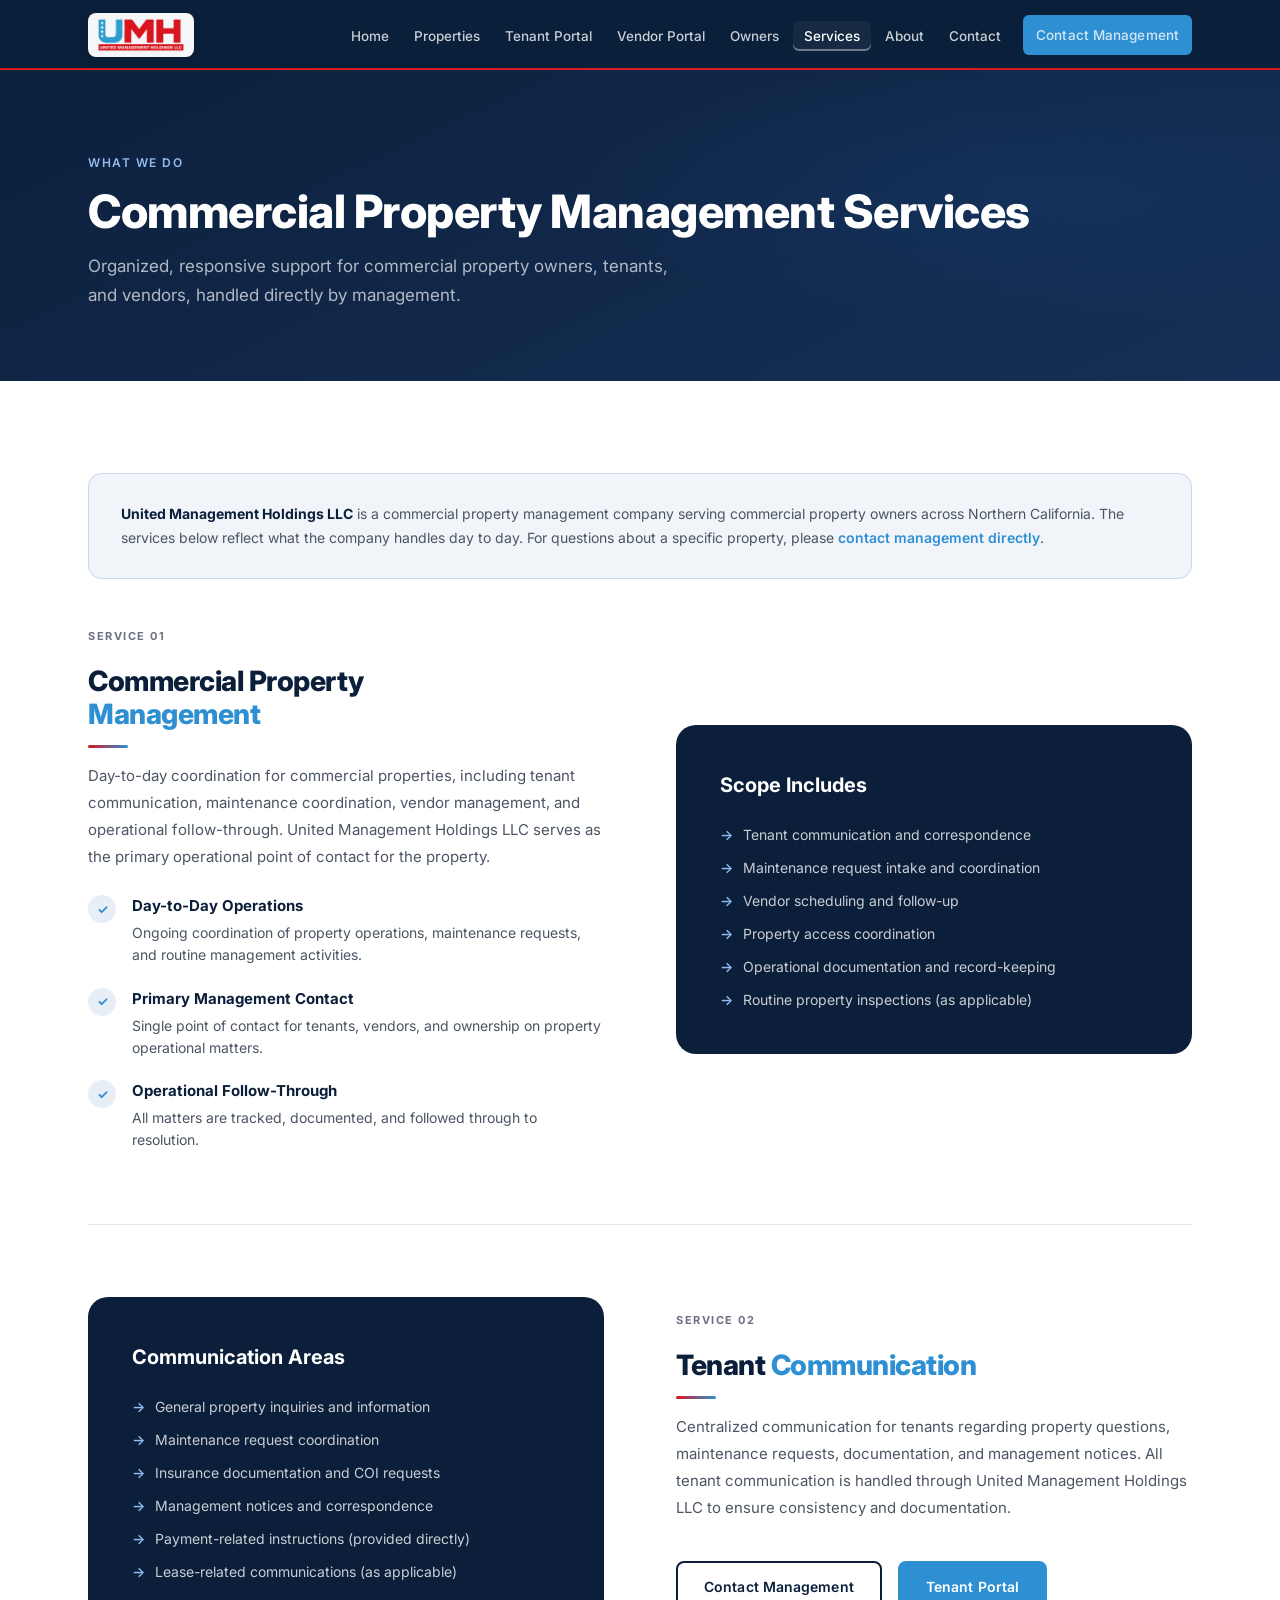
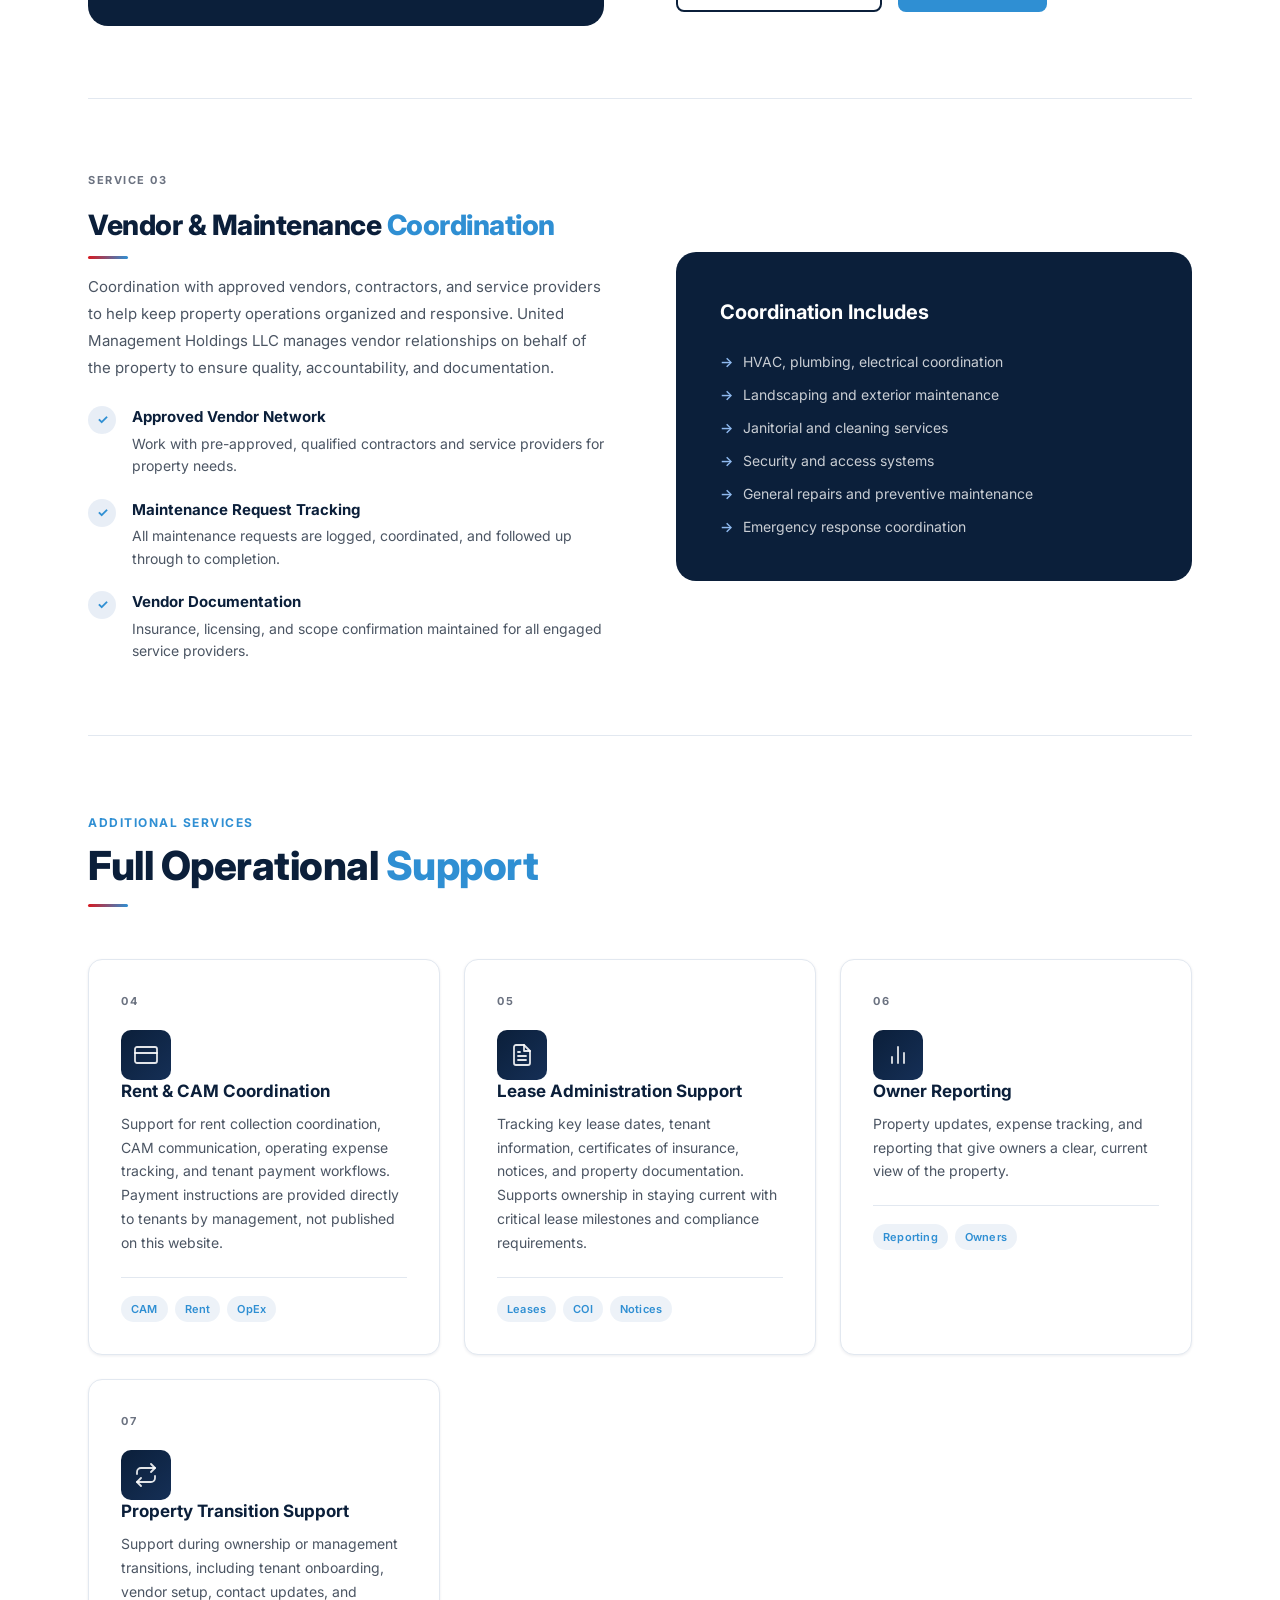
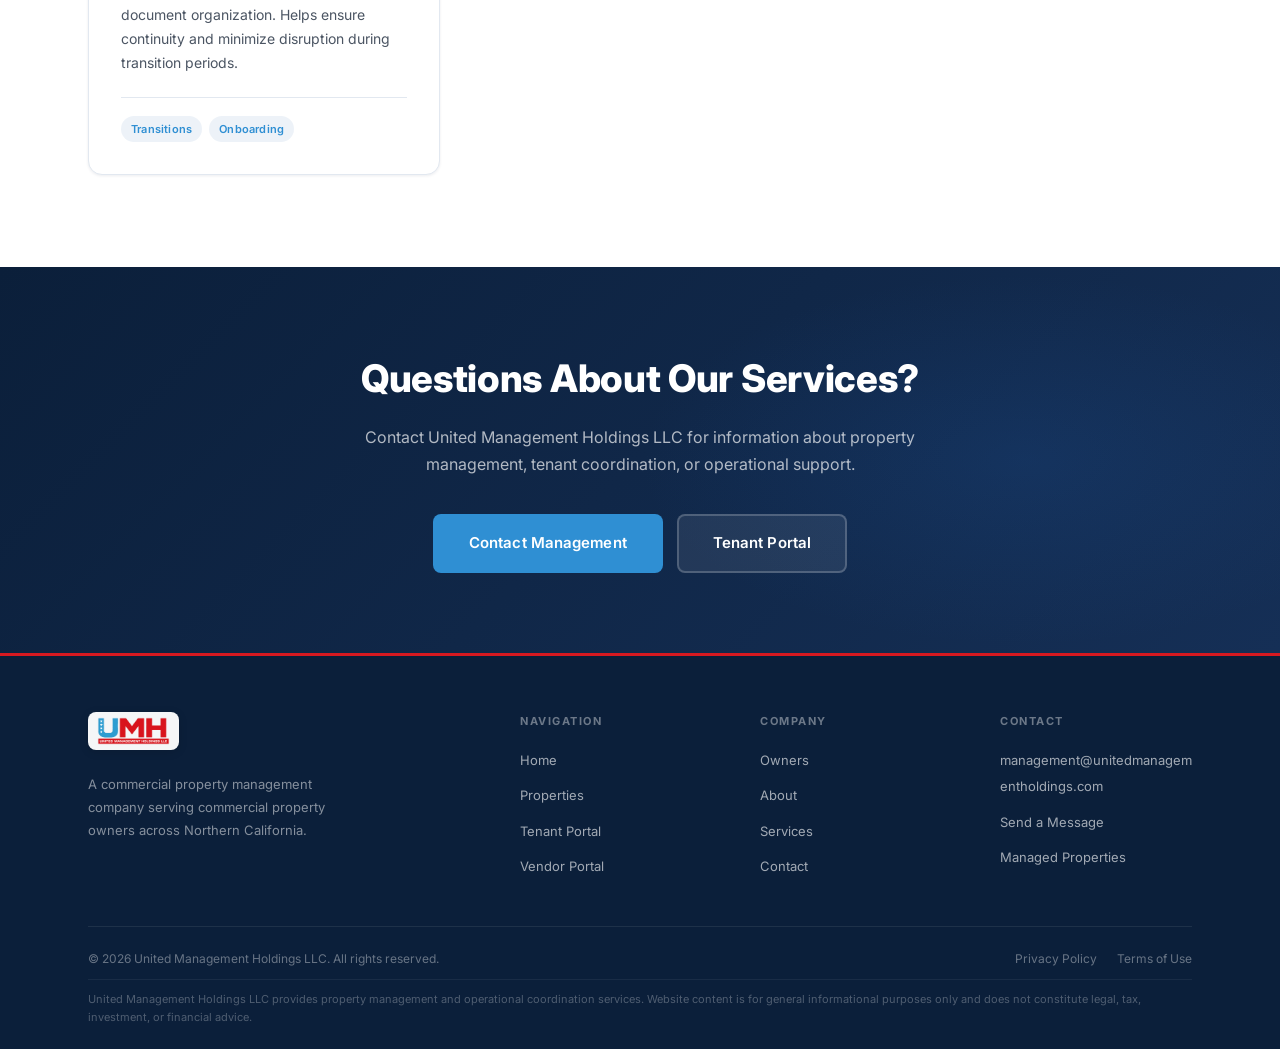
<file: services.html>
<!DOCTYPE html>
<html lang="en">
<head>
  <meta charset="UTF-8" />
  <meta name="viewport" content="width=device-width, initial-scale=1.0" />
  <title>Services | United Management Holdings LLC</title>
  <meta name="description" content="Commercial property management services from United Management Holdings LLC: tenant coordination, vendor management, lease administration, owner reporting, and more." />
  <!-- Open Graph -->
  <meta property="og:type" content="website" />
  <meta property="og:title" content="Services | United Management Holdings LLC" />
  <meta property="og:description" content="Commercial property management services: tenant coordination, vendor management, lease administration, and owner reporting in Northern California." />
  <meta property="og:url" content="https://www.unitedmanagementholdings.com/services.html" />
  <meta property="og:site_name" content="United Management Holdings LLC" />
  <meta property="og:image" content="https://www.unitedmanagementholdings.com/assets/umh-og-folsom.jpg" />
  <meta name="twitter:card" content="summary_large_image" />
  <meta name="twitter:title" content="Services | United Management Holdings LLC" />
  <meta name="twitter:description" content="Commercial property management services: tenant coordination, vendor management, lease administration, and owner reporting in Northern California." />
  <link rel="canonical" href="https://www.unitedmanagementholdings.com/services.html" />
  <link rel="preconnect" href="https://fonts.googleapis.com" />
  <link rel="preconnect" href="https://fonts.gstatic.com" crossorigin />
  <link href="https://fonts.googleapis.com/css2?family=Inter:wght@400;500;600;700;800&display=swap" rel="stylesheet" />
  <link rel="stylesheet" href="css/style.css" />
  <link rel="icon" type="image/png" sizes="32x32" href="assets/favicon-32.png" />
  <link rel="apple-touch-icon" href="assets/apple-touch-icon.png" />
</head>
<body>

<nav class="navbar" id="navbar">
  <div class="container">
    <a href="index.html" class="site-logo" aria-label="United Management Holdings LLC, Home">
      <img src="assets/umh-logo-nav.png" alt="United Management Holdings LLC" class="site-logo-img" />
    </a>
    <ul class="nav-links" id="navLinks" role="navigation" aria-label="Main navigation">
      <li><a href="index.html">Home</a></li>
      <li><a href="properties.html">Properties</a></li>
      <li><a href="tenant-portal.html">Tenant Portal</a></li>
      <li><a href="vendor-portal.html">Vendor Portal</a></li>
      <li><a href="owners.html">Owners</a></li>
      <li><a href="services.html" class="active">Services</a></li>
      <li><a href="about.html">About</a></li>
      <li><a href="contact.html">Contact</a></li>
      <li class="nav-cta"><a href="contact.html" class="btn btn-primary btn-sm">Contact Management</a></li>
    </ul>
    <button class="hamburger" id="hamburger" aria-label="Open menu">
      <span></span><span></span><span></span>
    </button>
  </div>
</nav>

<section class="page-hero">
  <div class="container">
    <div class="page-hero-eyebrow">What We Do</div>
    <h1>Commercial Property Management Services</h1>
    <p>Organized, responsive support for commercial property owners, tenants, and vendors, handled directly by management.</p>
  </div>
</section>

<!-- SERVICES DETAIL -->
<section class="section">
  <div class="container">

    <div class="notice-box">
      <p><strong>United Management Holdings LLC</strong> is a commercial property management company serving commercial property owners across Northern California. The services below reflect what the company handles day to day. For questions about a specific property, please <a href="contact.html" style="color:var(--blue);font-weight:600;">contact management directly</a>.</p>
    </div>

    <!-- Service 01 -->
    <div class="two-col align-center" style="margin-bottom:72px;">
      <div>
        <div class="service-card-num">Service 01</div>
        <h2 class="section-title" style="font-size:28px;">Commercial Property<br/><em>Management</em></h2>
        <div class="accent-bar"></div>
        <p style="font-size:15px;color:var(--text-sec);line-height:1.8;margin-bottom:24px;">Day-to-day coordination for commercial properties, including tenant communication, maintenance coordination, vendor management, and operational follow-through. United Management Holdings LLC serves as the primary operational point of contact for the property.</p>
        <div class="feature-list">
          <div class="feature-item">
            <div class="feature-check"></div>
            <div><h4>Day-to-Day Operations</h4><p>Ongoing coordination of property operations, maintenance requests, and routine management activities.</p></div>
          </div>
          <div class="feature-item">
            <div class="feature-check"></div>
            <div><h4>Primary Management Contact</h4><p>Single point of contact for tenants, vendors, and ownership on property operational matters.</p></div>
          </div>
          <div class="feature-item">
            <div class="feature-check"></div>
            <div><h4>Operational Follow-Through</h4><p>All matters are tracked, documented, and followed through to resolution.</p></div>
          </div>
        </div>
      </div>
      <div class="callout-panel">
        <h3>Scope Includes</h3>
        <ul class="list">
          <li>Tenant communication and correspondence</li>
          <li>Maintenance request intake and coordination</li>
          <li>Vendor scheduling and follow-up</li>
          <li>Property access coordination</li>
          <li>Operational documentation and record-keeping</li>
          <li>Routine property inspections (as applicable)</li>
        </ul>
      </div>
    </div>
    <hr class="divider-h" style="margin-bottom:72px;" />

    <!-- Service 02 -->
    <div class="two-col align-center" style="margin-bottom:72px;">
      <div class="callout-panel">
        <h3>Communication Areas</h3>
        <ul class="list">
          <li>General property inquiries and information</li>
          <li>Maintenance request coordination</li>
          <li>Insurance documentation and COI requests</li>
          <li>Management notices and correspondence</li>
          <li>Payment-related instructions (provided directly)</li>
          <li>Lease-related communications (as applicable)</li>
        </ul>
      </div>
      <div>
        <div class="service-card-num">Service 02</div>
        <h2 class="section-title" style="font-size:28px;">Tenant <em>Communication</em></h2>
        <div class="accent-bar"></div>
        <p style="font-size:15px;color:var(--text-sec);line-height:1.8;margin-bottom:24px;">Centralized communication for tenants regarding property questions, maintenance requests, documentation, and management notices. All tenant communication is handled through United Management Holdings LLC to ensure consistency and documentation.</p>
        <a href="contact.html" class="btn btn-outline-navy mt-16">Contact Management</a>
        <a href="tenant-portal.html" class="btn btn-primary mt-16" style="margin-left:12px;">Tenant Portal</a>
      </div>
    </div>
    <hr class="divider-h" style="margin-bottom:72px;" />

    <!-- Service 03 -->
    <div class="two-col align-center" style="margin-bottom:72px;">
      <div>
        <div class="service-card-num">Service 03</div>
        <h2 class="section-title" style="font-size:28px;">Vendor &amp; Maintenance <em>Coordination</em></h2>
        <div class="accent-bar"></div>
        <p style="font-size:15px;color:var(--text-sec);line-height:1.8;margin-bottom:24px;">Coordination with approved vendors, contractors, and service providers to help keep property operations organized and responsive. United Management Holdings LLC manages vendor relationships on behalf of the property to ensure quality, accountability, and documentation.</p>
        <div class="feature-list">
          <div class="feature-item">
            <div class="feature-check"></div>
            <div><h4>Approved Vendor Network</h4><p>Work with pre-approved, qualified contractors and service providers for property needs.</p></div>
          </div>
          <div class="feature-item">
            <div class="feature-check"></div>
            <div><h4>Maintenance Request Tracking</h4><p>All maintenance requests are logged, coordinated, and followed up through to completion.</p></div>
          </div>
          <div class="feature-item">
            <div class="feature-check"></div>
            <div><h4>Vendor Documentation</h4><p>Insurance, licensing, and scope confirmation maintained for all engaged service providers.</p></div>
          </div>
        </div>
      </div>
      <div class="callout-panel">
        <h3>Coordination Includes</h3>
        <ul class="list">
          <li>HVAC, plumbing, electrical coordination</li>
          <li>Landscaping and exterior maintenance</li>
          <li>Janitorial and cleaning services</li>
          <li>Security and access systems</li>
          <li>General repairs and preventive maintenance</li>
          <li>Emergency response coordination</li>
        </ul>
      </div>
    </div>
    <hr class="divider-h" style="margin-bottom:72px;" />

    <!-- Services 04–07 compact grid -->
    <div class="section-header">
      <div class="section-eyebrow">Additional Services</div>
      <h2 class="section-title">Full Operational <em>Support</em></h2>
      <div class="accent-bar"></div>
    </div>
    <div class="services-grid">
      <div class="service-card reveal">
        <div class="service-card-num">04</div>
        <div class="icon-box icon-box-navy icon-box-50">
          <svg width="22" height="22" viewBox="0 0 24 24" fill="none" stroke="currentColor" stroke-width="1.8" stroke-linecap="round" stroke-linejoin="round"><rect x="1" y="4" width="22" height="16" rx="2" ry="2"/><line x1="1" y1="10" x2="23" y2="10"/></svg>
        </div>
        <h3>Rent &amp; CAM Coordination</h3>
        <p>Support for rent collection coordination, CAM communication, operating expense tracking, and tenant payment workflows. Payment instructions are provided directly to tenants by management, not published on this website.</p>
        <div class="service-card-footer">
          <div class="service-card-tags"><span class="tag">CAM</span><span class="tag">Rent</span><span class="tag">OpEx</span></div>
        </div>
      </div>
      <div class="service-card reveal">
        <div class="service-card-num">05</div>
        <div class="icon-box icon-box-navy icon-box-50">
          <svg width="22" height="22" viewBox="0 0 24 24" fill="none" stroke="currentColor" stroke-width="1.8" stroke-linecap="round" stroke-linejoin="round"><path d="M14 2H6a2 2 0 0 0-2 2v16a2 2 0 0 0 2 2h12a2 2 0 0 0 2-2V8z"/><polyline points="14 2 14 8 20 8"/><line x1="16" y1="13" x2="8" y2="13"/><line x1="16" y1="17" x2="8" y2="17"/><polyline points="10 9 9 9 8 9"/></svg>
        </div>
        <h3>Lease Administration Support</h3>
        <p>Tracking key lease dates, tenant information, certificates of insurance, notices, and property documentation. Supports ownership in staying current with critical lease milestones and compliance requirements.</p>
        <div class="service-card-footer">
          <div class="service-card-tags"><span class="tag">Leases</span><span class="tag">COI</span><span class="tag">Notices</span></div>
        </div>
      </div>
      <div class="service-card reveal">
        <div class="service-card-num">06</div>
        <div class="icon-box icon-box-navy icon-box-50">
          <svg width="22" height="22" viewBox="0 0 24 24" fill="none" stroke="currentColor" stroke-width="1.8" stroke-linecap="round" stroke-linejoin="round"><line x1="18" y1="20" x2="18" y2="10"/><line x1="12" y1="20" x2="12" y2="4"/><line x1="6" y1="20" x2="6" y2="14"/></svg>
        </div>
        <h3>Owner Reporting</h3>
        <p>Property updates, expense tracking, and reporting that give owners a clear, current view of the property.</p>
        <div class="service-card-footer">
          <div class="service-card-tags"><span class="tag">Reporting</span><span class="tag">Owners</span></div>
        </div>
      </div>
      <div class="service-card reveal">
        <div class="service-card-num">07</div>
        <div class="icon-box icon-box-navy icon-box-50">
          <svg width="22" height="22" viewBox="0 0 24 24" fill="none" stroke="currentColor" stroke-width="1.8" stroke-linecap="round" stroke-linejoin="round"><polyline points="17 1 21 5 17 9"/><path d="M3 11V9a4 4 0 0 1 4-4h14"/><polyline points="7 23 3 19 7 15"/><path d="M21 13v2a4 4 0 0 1-4 4H3"/></svg>
        </div>
        <h3>Property Transition Support</h3>
        <p>Support during ownership or management transitions, including tenant onboarding, vendor setup, contact updates, and document organization. Helps ensure continuity and minimize disruption during transition periods.</p>
        <div class="service-card-footer">
          <div class="service-card-tags"><span class="tag">Transitions</span><span class="tag">Onboarding</span></div>
        </div>
      </div>
    </div>
  </div>
</section>

<section class="cta-banner">
  <div class="container">
    <h2>Questions About Our Services?</h2>
    <p>Contact United Management Holdings LLC for information about property management, tenant coordination, or operational support.</p>
    <div class="cta-btns">
      <a href="contact.html" class="btn btn-primary btn-lg">Contact Management</a>
      <a href="tenant-portal.html" class="btn btn-ghost btn-lg">Tenant Portal</a>
    </div>
  </div>
</section>

<footer class="footer">
  <div class="container">
    <div class="footer-grid">
      <div class="footer-brand">
        <a href="index.html" class="site-logo footer-site-logo">
          <img src="assets/umh-logo-nav.png" alt="United Management Holdings LLC" class="site-logo-img" />
        </a>
        <p>A commercial property management company serving commercial property owners across Northern California.</p>
      </div>
      <div class="footer-col">
        <h5>Navigation</h5>
        <ul>
          <li><a href="index.html">Home</a></li>
          <li><a href="properties.html">Properties</a></li>
          <li><a href="tenant-portal.html">Tenant Portal</a></li>
          <li><a href="vendor-portal.html">Vendor Portal</a></li>
        </ul>
      </div>
      <div class="footer-col">
        <h5>Company</h5>
        <ul>
          <li><a href="owners.html">Owners</a></li>
          <li><a href="about.html">About</a></li>
          <li><a href="services.html">Services</a></li>
          <li><a href="contact.html">Contact</a></li>
        </ul>
      </div>
      <div class="footer-col">
        <h5>Contact</h5>
        <ul>
          <li><a href="mailto:management@unitedmanagementholdings.com">management@unitedmanagementholdings.com</a></li>
          <li><a href="contact.html">Send a Message</a></li>
          <li><a href="properties.html">Managed Properties</a></li>
        </ul>
      </div>
    </div>
    <div class="footer-bottom">
      <div class="footer-bottom-top">
        <span class="footer-copy">&copy; 2026 United Management Holdings LLC. All rights reserved.</span>
        <div class="footer-links">
          <a href="privacy.html">Privacy Policy</a>
          <a href="terms.html">Terms of Use</a>
        </div>
      </div>
      <p class="footer-disclaimer">United Management Holdings LLC provides property management and operational coordination services. Website content is for general informational purposes only and does not constitute legal, tax, investment, or financial advice.</p>
    </div>
  </div>
</footer>
<script src="js/main.js"></script>
</body>
</html>
</file>
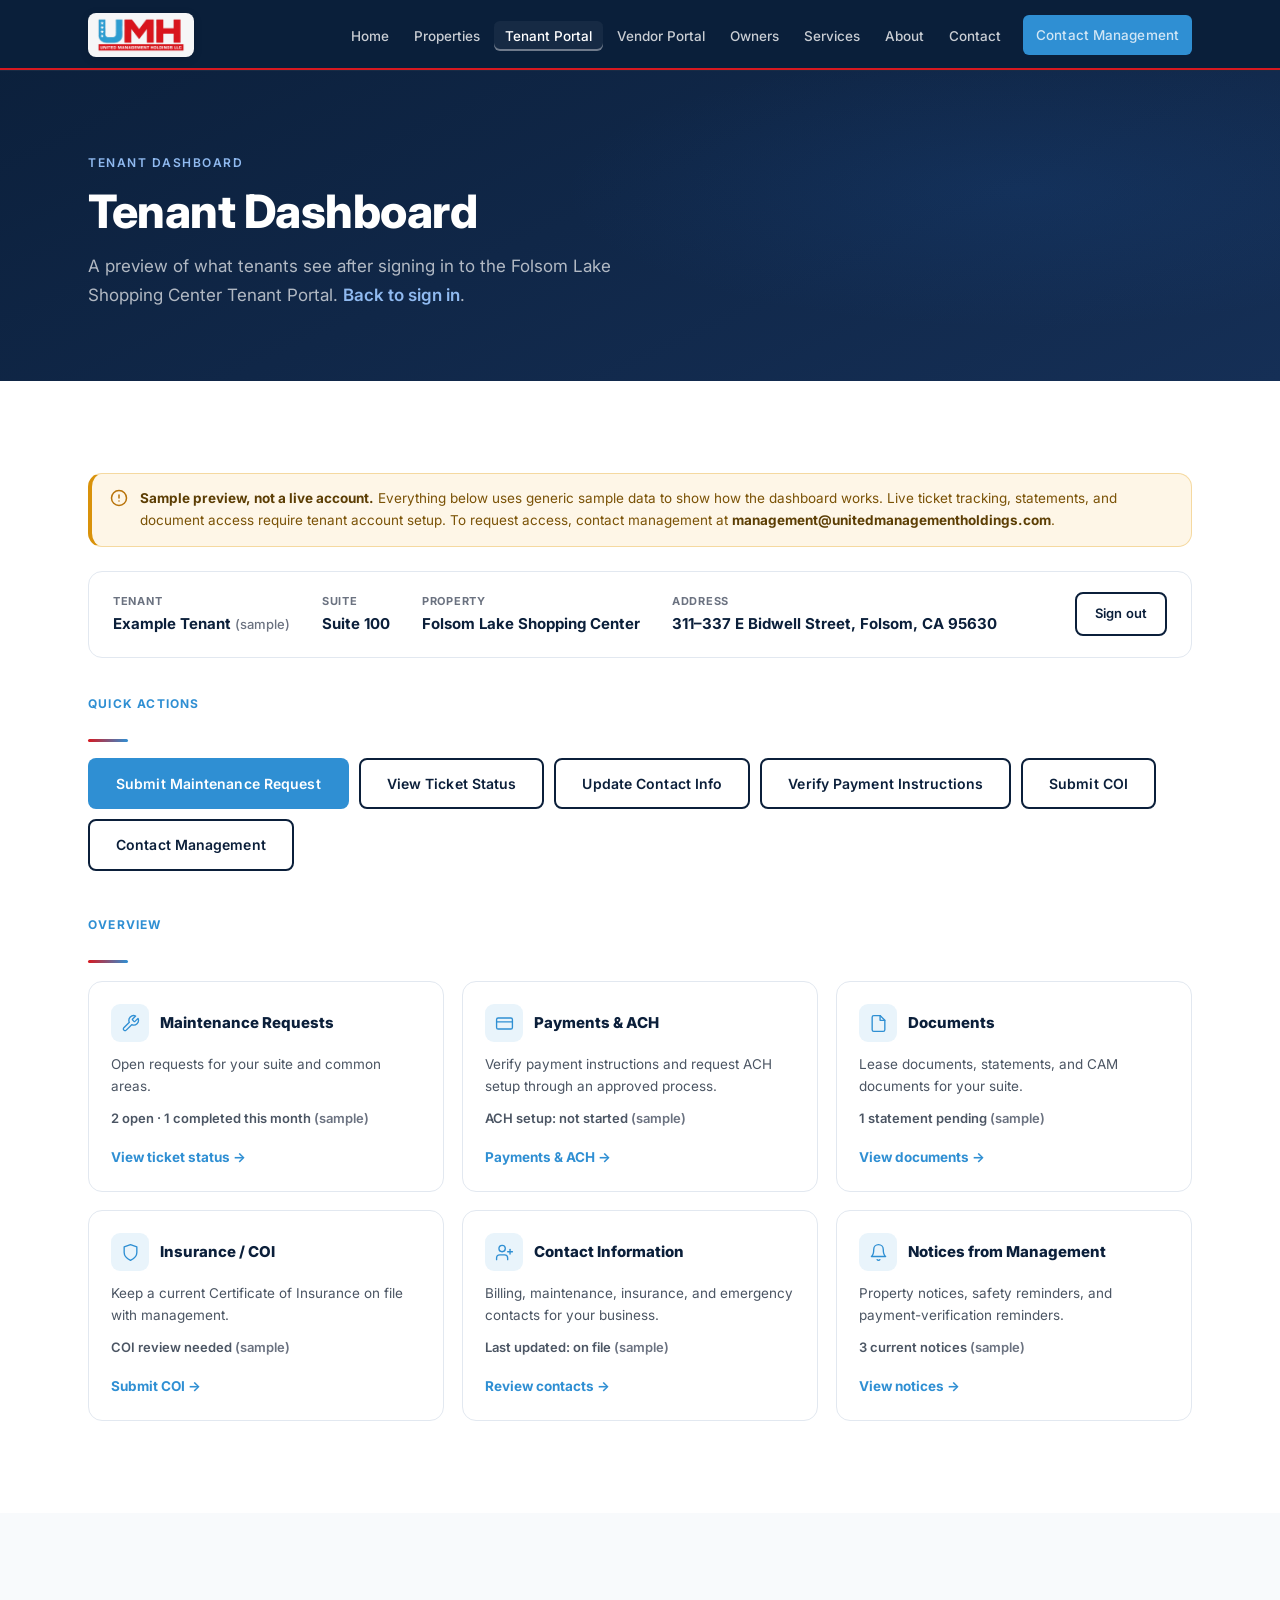
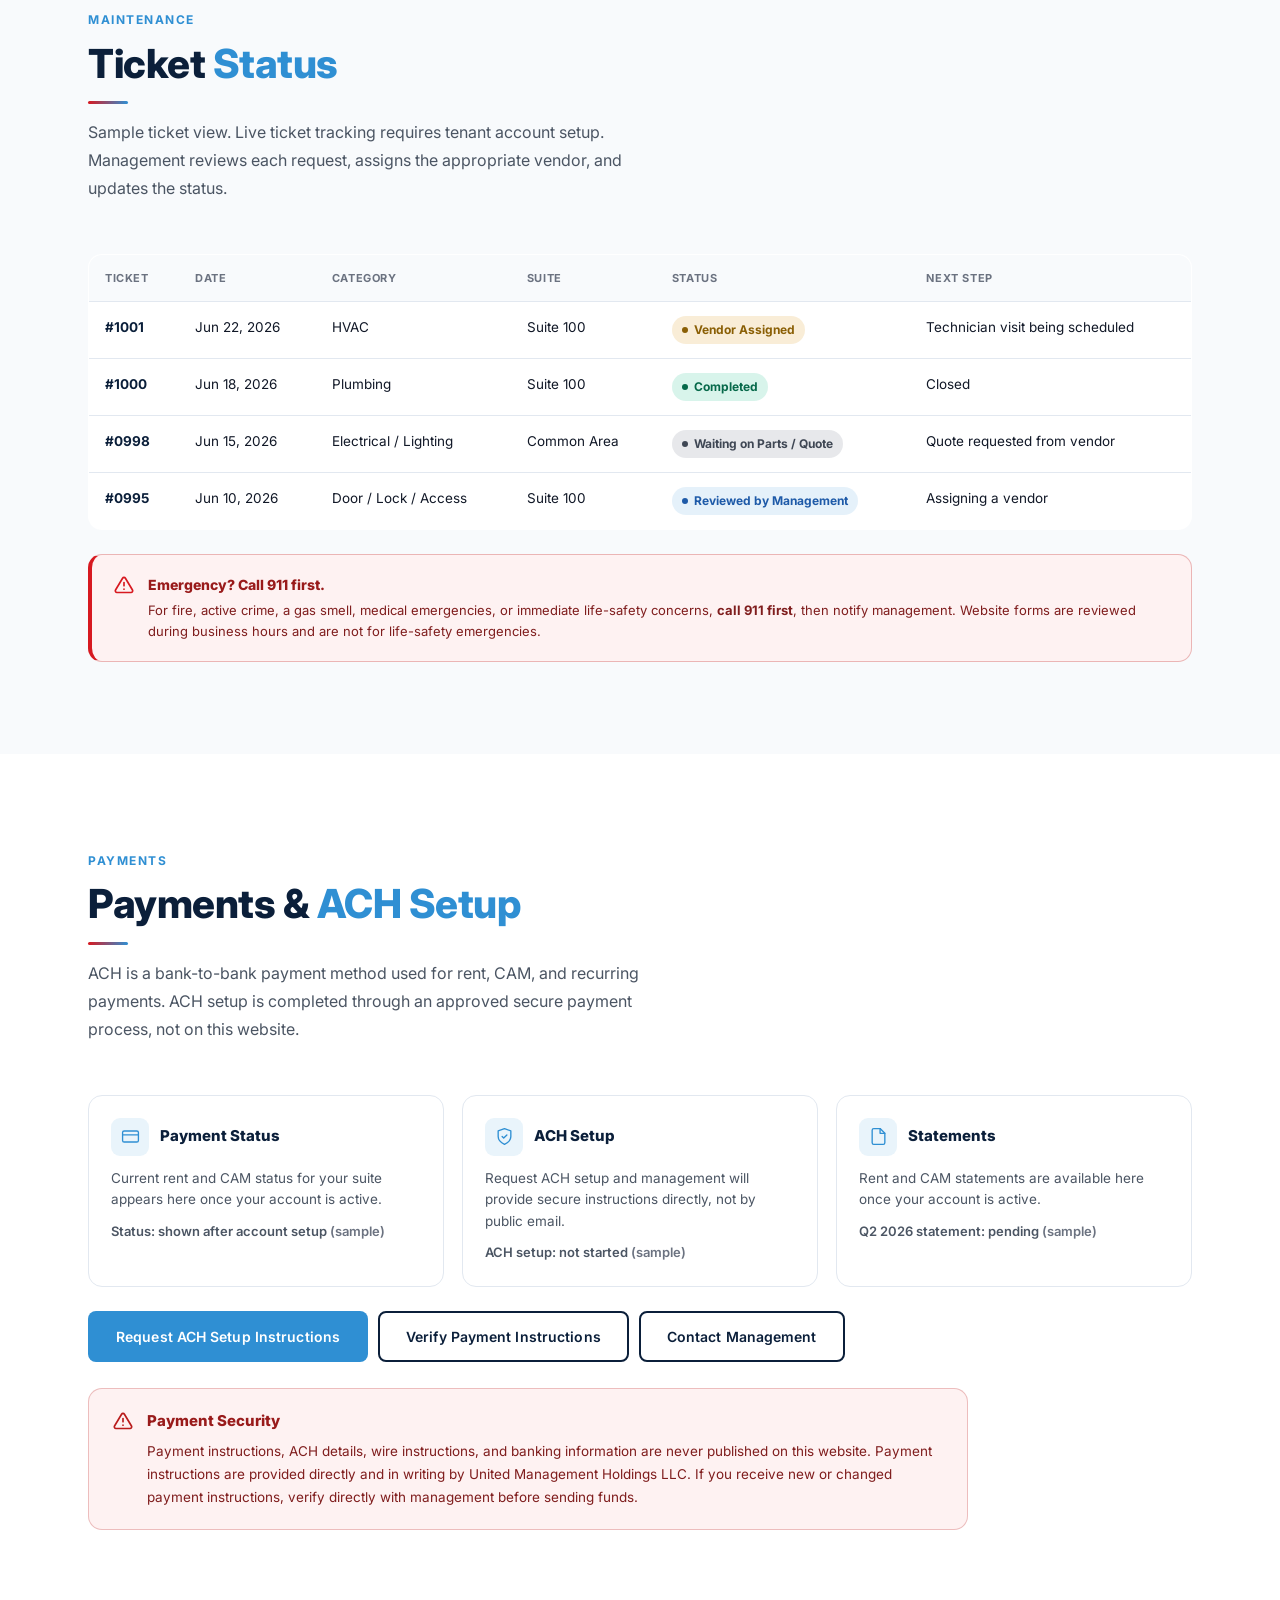
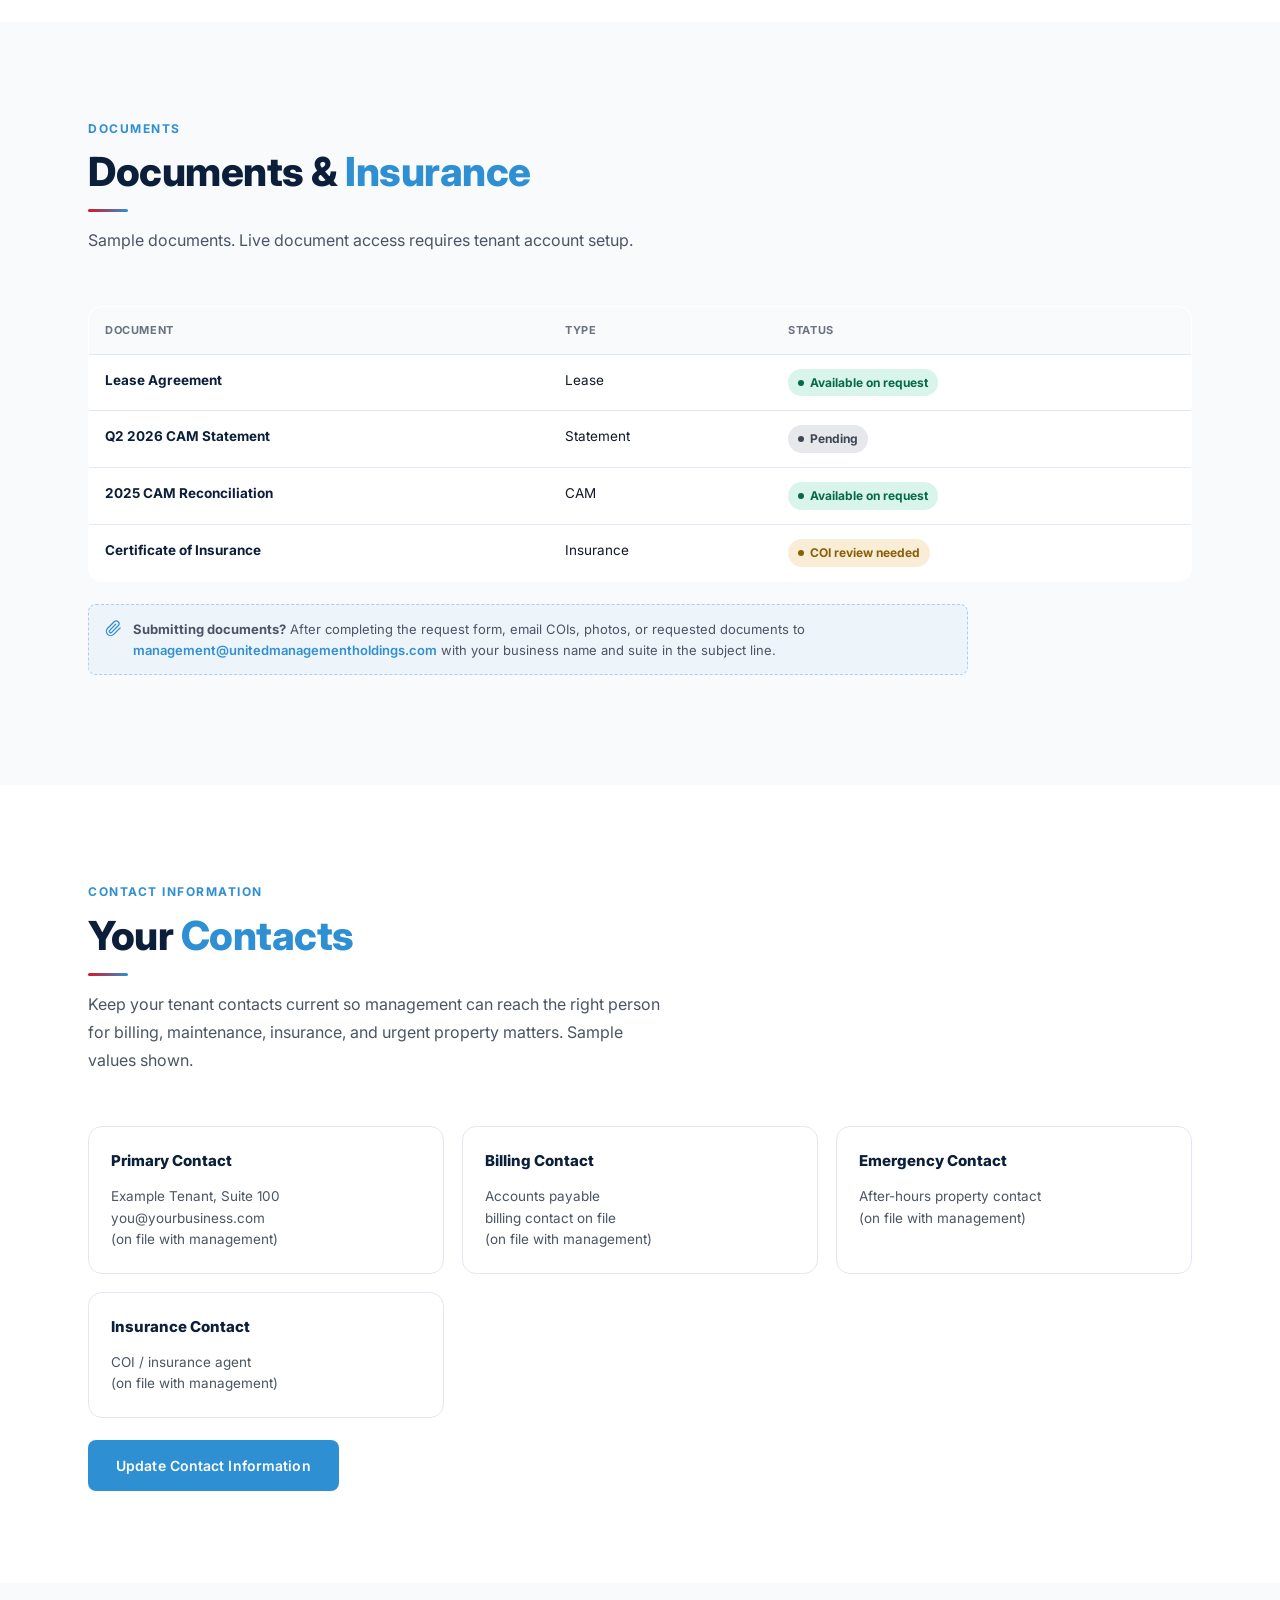
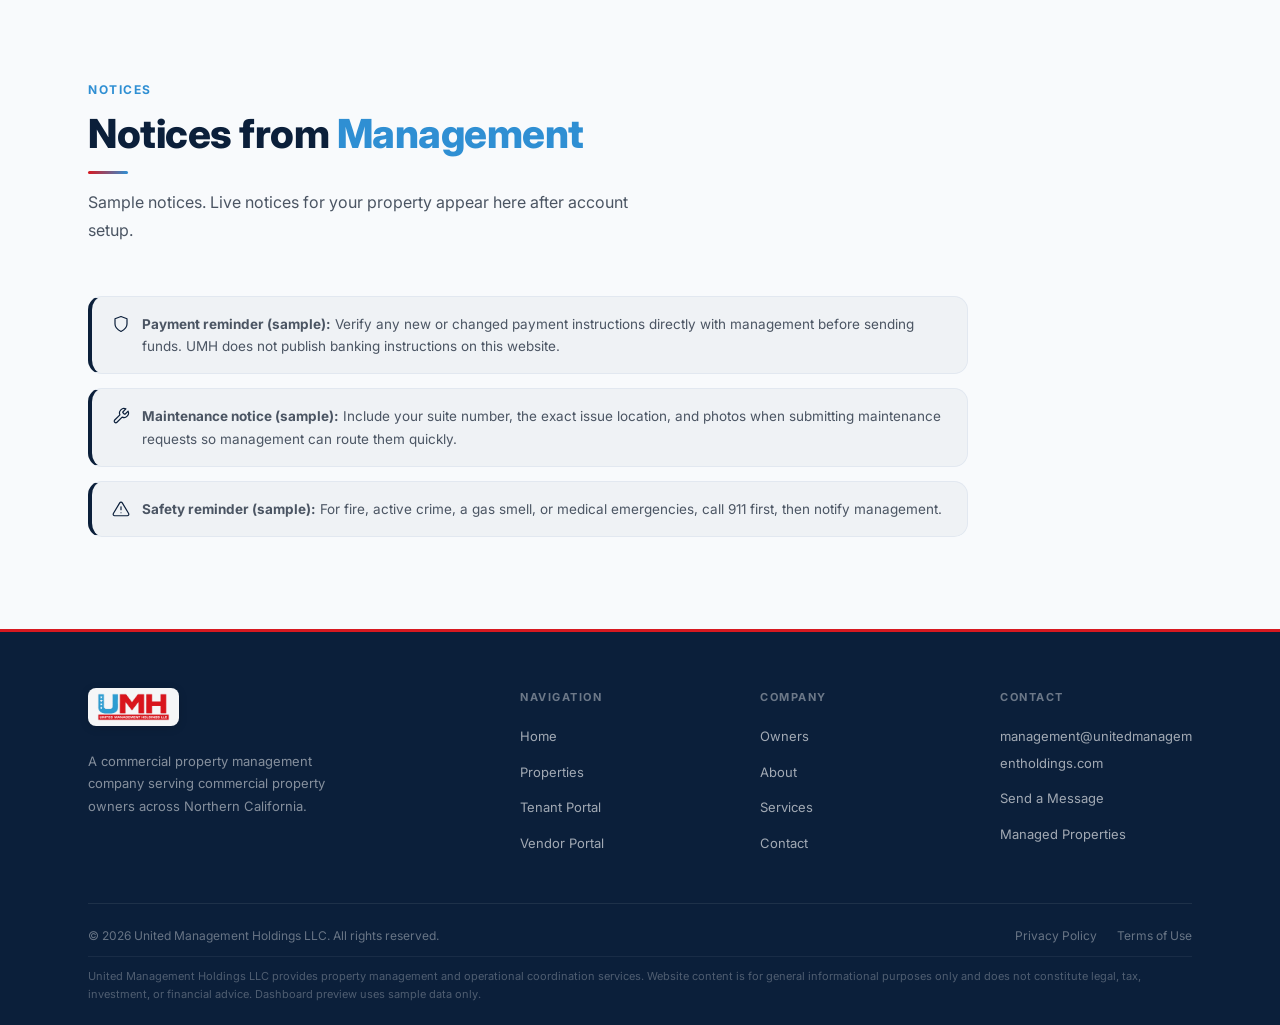
<file: tenant-dashboard.html>
<!DOCTYPE html>
<html lang="en">
<head>
  <meta charset="UTF-8" />
  <meta name="viewport" content="width=device-width, initial-scale=1.0" />
  <title>Tenant Dashboard (Preview) | United Management Holdings LLC</title>
  <meta name="description" content="Preview of the United Management Holdings LLC Tenant Dashboard for Folsom Lake Shopping Center. Sample data only. Live tenant accounts require account setup." />
  <meta name="robots" content="noindex, follow" />
  <!-- Open Graph -->
  <meta property="og:type" content="website" />
  <meta property="og:title" content="Tenant Dashboard (Preview) | United Management Holdings LLC" />
  <meta property="og:description" content="Preview of the Tenant Dashboard for Folsom Lake Shopping Center. Sample data only." />
  <meta property="og:url" content="https://www.unitedmanagementholdings.com/tenant-dashboard.html" />
  <meta property="og:site_name" content="United Management Holdings LLC" />
  <meta property="og:image" content="https://www.unitedmanagementholdings.com/assets/umh-og-folsom.jpg" />
  <link rel="canonical" href="https://www.unitedmanagementholdings.com/tenant-dashboard.html" />
  <link rel="preconnect" href="https://fonts.googleapis.com" />
  <link rel="preconnect" href="https://fonts.gstatic.com" crossorigin />
  <link href="https://fonts.googleapis.com/css2?family=Inter:wght@400;500;600;700;800&display=swap" rel="stylesheet" />
  <link rel="stylesheet" href="css/style.css" />
  <link rel="icon" type="image/png" sizes="32x32" href="assets/favicon-32.png" />
  <link rel="apple-touch-icon" href="assets/apple-touch-icon.png" />
</head>
<body>

<nav class="navbar" id="navbar">
  <div class="container">
    <a href="index.html" class="site-logo" aria-label="United Management Holdings LLC, Home">
      <img src="assets/umh-logo-nav.png" alt="United Management Holdings LLC" class="site-logo-img" />
    </a>
    <ul class="nav-links" id="navLinks" role="navigation" aria-label="Main navigation">
      <li><a href="index.html">Home</a></li>
      <li><a href="properties.html">Properties</a></li>
      <li><a href="tenant-portal.html" class="active">Tenant Portal</a></li>
      <li><a href="vendor-portal.html">Vendor Portal</a></li>
      <li><a href="owners.html">Owners</a></li>
      <li><a href="services.html">Services</a></li>
      <li><a href="about.html">About</a></li>
      <li><a href="contact.html">Contact</a></li>
      <li class="nav-cta"><a href="contact.html" class="btn btn-primary btn-sm">Contact Management</a></li>
    </ul>
    <button class="hamburger" id="hamburger" aria-label="Open menu">
      <span></span><span></span><span></span>
    </button>
  </div>
</nav>

<section class="page-hero">
  <div class="container">
    <div class="page-hero-eyebrow">Tenant Dashboard</div>
    <h1>Tenant Dashboard</h1>
    <p>A preview of what tenants see after signing in to the Folsom Lake Shopping Center Tenant Portal. <a href="tenant-portal.html" style="color:#90BAF0;font-weight:600;">Back to sign in</a>.</p>
  </div>
</section>

<section class="section">
  <div class="container">

    <!-- SAMPLE NOTICE -->
    <div class="sample-banner" style="margin-bottom:24px;max-width:100%;">
      <svg viewBox="0 0 24 24" fill="none" stroke="currentColor" stroke-width="2" stroke-linecap="round" stroke-linejoin="round"><circle cx="12" cy="12" r="10"/><line x1="12" y1="8" x2="12" y2="12"/><line x1="12" y1="16" x2="12.01" y2="16"/></svg>
      <p><strong>Sample preview, not a live account.</strong> Everything below uses generic sample data to show how the dashboard works. Live ticket tracking, statements, and document access require tenant account setup. To request access, contact management at <a href="mailto:management@unitedmanagementholdings.com" style="color:#5C3E04;font-weight:700;">management@unitedmanagementholdings.com</a>.</p>
    </div>

    <!-- TENANT / PROPERTY SUMMARY -->
    <div class="dash-summary">
      <div class="ds-item">
        <div class="ds-label">Tenant</div>
        <div class="ds-value">Example Tenant <span style="font-weight:500;color:var(--text-light);font-size:13px;">(sample)</span></div>
      </div>
      <div class="ds-item">
        <div class="ds-label">Suite</div>
        <div class="ds-value">Suite 100</div>
      </div>
      <div class="ds-item">
        <div class="ds-label">Property</div>
        <div class="ds-value">Folsom Lake Shopping Center</div>
      </div>
      <div class="ds-item">
        <div class="ds-label">Address</div>
        <div class="ds-value">311&ndash;337 E Bidwell Street, Folsom, CA 95630</div>
      </div>
      <div class="ds-item" style="margin-left:auto;">
        <a href="tenant-portal.html" class="btn btn-outline-navy btn-sm">Sign out</a>
      </div>
    </div>

    <!-- QUICK ACTIONS -->
    <div class="step-label" style="margin-top:36px;">Quick Actions</div>
    <div class="accent-bar"></div>
    <div class="dash-actions" style="margin-top:16px;">
      <a href="tenant-portal.html?action=maintenance" class="btn btn-primary">Submit Maintenance Request</a>
      <a href="#tickets" class="btn btn-outline-navy">View Ticket Status</a>
      <a href="tenant-portal.html?action=contact-update" class="btn btn-outline-navy">Update Contact Info</a>
      <a href="tenant-portal.html?action=payment-verify" class="btn btn-outline-navy">Verify Payment Instructions</a>
      <a href="tenant-portal.html?action=coi" class="btn btn-outline-navy">Submit COI</a>
      <a href="contact.html" class="btn btn-outline-navy">Contact Management</a>
    </div>

    <!-- STATUS CARDS -->
    <div class="step-label" style="margin-top:44px;">Overview</div>
    <div class="accent-bar"></div>
    <div class="dash-grid" style="margin-top:18px;">
      <div class="dash-card">
        <div class="dc-head"><div class="dc-icon"><svg viewBox="0 0 24 24" fill="none" stroke="currentColor" stroke-width="1.7" stroke-linecap="round" stroke-linejoin="round"><path d="M14.7 6.3a1 1 0 0 0 0 1.4l1.6 1.6a1 1 0 0 0 1.4 0l3.77-3.77a6 6 0 0 1-7.94 7.94l-6.91 6.91a2.12 2.12 0 0 1-3-3l6.91-6.91a6 6 0 0 1 7.94-7.94l-3.76 3.76z"/></svg></div><h3>Maintenance Requests</h3></div>
        <p>Open requests for your suite and common areas.</p>
        <div class="dc-status">2 open &middot; 1 completed this month <span style="color:var(--text-light);">(sample)</span></div>
        <div class="dc-meta"><a class="dc-link" href="#tickets">View ticket status &rarr;</a></div>
      </div>
      <div class="dash-card">
        <div class="dc-head"><div class="dc-icon"><svg viewBox="0 0 24 24" fill="none" stroke="currentColor" stroke-width="1.7" stroke-linecap="round" stroke-linejoin="round"><rect x="2" y="5" width="20" height="14" rx="2"/><line x1="2" y1="10" x2="22" y2="10"/></svg></div><h3>Payments &amp; ACH</h3></div>
        <p>Verify payment instructions and request ACH setup through an approved process.</p>
        <div class="dc-status">ACH setup: not started <span style="color:var(--text-light);">(sample)</span></div>
        <div class="dc-meta"><a class="dc-link" href="#payments">Payments &amp; ACH &rarr;</a></div>
      </div>
      <div class="dash-card">
        <div class="dc-head"><div class="dc-icon"><svg viewBox="0 0 24 24" fill="none" stroke="currentColor" stroke-width="1.7" stroke-linecap="round" stroke-linejoin="round"><path d="M14 2H6a2 2 0 0 0-2 2v16a2 2 0 0 0 2 2h12a2 2 0 0 0 2-2V8z"/><polyline points="14 2 14 8 20 8"/></svg></div><h3>Documents</h3></div>
        <p>Lease documents, statements, and CAM documents for your suite.</p>
        <div class="dc-status">1 statement pending <span style="color:var(--text-light);">(sample)</span></div>
        <div class="dc-meta"><a class="dc-link" href="#documents">View documents &rarr;</a></div>
      </div>
      <div class="dash-card">
        <div class="dc-head"><div class="dc-icon"><svg viewBox="0 0 24 24" fill="none" stroke="currentColor" stroke-width="1.7" stroke-linecap="round" stroke-linejoin="round"><path d="M12 22s8-4 8-10V5l-8-3-8 3v7c0 6 8 10 8 10z"/></svg></div><h3>Insurance / COI</h3></div>
        <p>Keep a current Certificate of Insurance on file with management.</p>
        <div class="dc-status">COI review needed <span style="color:var(--text-light);">(sample)</span></div>
        <div class="dc-meta"><a class="dc-link" href="tenant-portal.html?action=coi">Submit COI &rarr;</a></div>
      </div>
      <div class="dash-card">
        <div class="dc-head"><div class="dc-icon"><svg viewBox="0 0 24 24" fill="none" stroke="currentColor" stroke-width="1.7" stroke-linecap="round" stroke-linejoin="round"><path d="M16 21v-2a4 4 0 0 0-4-4H6a4 4 0 0 0-4 4v2"/><circle cx="9" cy="7" r="4"/><line x1="19" y1="8" x2="19" y2="14"/><line x1="22" y1="11" x2="16" y2="11"/></svg></div><h3>Contact Information</h3></div>
        <p>Billing, maintenance, insurance, and emergency contacts for your business.</p>
        <div class="dc-status">Last updated: on file <span style="color:var(--text-light);">(sample)</span></div>
        <div class="dc-meta"><a class="dc-link" href="#contact-info">Review contacts &rarr;</a></div>
      </div>
      <div class="dash-card">
        <div class="dc-head"><div class="dc-icon"><svg viewBox="0 0 24 24" fill="none" stroke="currentColor" stroke-width="1.7" stroke-linecap="round" stroke-linejoin="round"><path d="M18 8a6 6 0 0 0-12 0c0 7-3 9-3 9h18s-3-2-3-9"/><path d="M13.73 21a2 2 0 0 1-3.46 0"/></svg></div><h3>Notices from Management</h3></div>
        <p>Property notices, safety reminders, and payment-verification reminders.</p>
        <div class="dc-status">3 current notices <span style="color:var(--text-light);">(sample)</span></div>
        <div class="dc-meta"><a class="dc-link" href="#notices">View notices &rarr;</a></div>
      </div>
    </div>
  </div>
</section>

<!-- TICKET STATUS -->
<section class="section section-alt" id="tickets">
  <div class="container">
    <div class="section-header">
      <div class="section-eyebrow">Maintenance</div>
      <h2 class="section-title">Ticket <em>Status</em></h2>
      <div class="accent-bar"></div>
      <p class="section-desc">Sample ticket view. Live ticket tracking requires tenant account setup. Management reviews each request, assigns the appropriate vendor, and updates the status.</p>
    </div>
    <table class="ticket-table">
      <thead>
        <tr>
          <th>Ticket</th>
          <th>Date</th>
          <th>Category</th>
          <th>Suite</th>
          <th>Status</th>
          <th>Next step</th>
        </tr>
      </thead>
      <tbody>
        <tr>
          <td data-label="Ticket"><span class="t-num">#1001</span></td>
          <td data-label="Date">Jun 22, 2026</td>
          <td data-label="Category">HVAC</td>
          <td data-label="Suite">Suite 100</td>
          <td data-label="Status"><span class="badge badge-progress">Vendor Assigned</span></td>
          <td data-label="Next step">Technician visit being scheduled</td>
        </tr>
        <tr>
          <td data-label="Ticket"><span class="t-num">#1000</span></td>
          <td data-label="Date">Jun 18, 2026</td>
          <td data-label="Category">Plumbing</td>
          <td data-label="Suite">Suite 100</td>
          <td data-label="Status"><span class="badge badge-complete">Completed</span></td>
          <td data-label="Next step">Closed</td>
        </tr>
        <tr>
          <td data-label="Ticket"><span class="t-num">#0998</span></td>
          <td data-label="Date">Jun 15, 2026</td>
          <td data-label="Category">Electrical / Lighting</td>
          <td data-label="Suite">Common Area</td>
          <td data-label="Status"><span class="badge badge-waiting">Waiting on Parts / Quote</span></td>
          <td data-label="Next step">Quote requested from vendor</td>
        </tr>
        <tr>
          <td data-label="Ticket"><span class="t-num">#0995</span></td>
          <td data-label="Date">Jun 10, 2026</td>
          <td data-label="Category">Door / Lock / Access</td>
          <td data-label="Suite">Suite 100</td>
          <td data-label="Status"><span class="badge badge-submitted">Reviewed by Management</span></td>
          <td data-label="Next step">Assigning a vendor</td>
        </tr>
      </tbody>
    </table>
    <div class="emergency-banner" style="margin-top:24px;max-width:100%;">
      <svg viewBox="0 0 24 24" fill="none" stroke="currentColor" stroke-width="2" stroke-linecap="round" stroke-linejoin="round"><path d="m10.29 3.86-8.47 14.14A2 2 0 0 0 3.53 21h16.94a2 2 0 0 0 1.71-3L13.71 3.86a2 2 0 0 0-3.42 0z"/><line x1="12" y1="9" x2="12" y2="13"/><line x1="12" y1="17" x2="12.01" y2="17"/></svg>
      <div>
        <h4>Emergency? Call 911 first.</h4>
        <p>For fire, active crime, a gas smell, medical emergencies, or immediate life-safety concerns, <strong>call 911 first</strong>, then notify management. Website forms are reviewed during business hours and are not for life-safety emergencies.</p>
      </div>
    </div>
  </div>
</section>

<!-- PAYMENTS / ACH -->
<section class="section" id="payments">
  <div class="container">
    <div class="section-header">
      <div class="section-eyebrow">Payments</div>
      <h2 class="section-title">Payments &amp; <em>ACH Setup</em></h2>
      <div class="accent-bar"></div>
      <p class="section-desc">ACH is a bank-to-bank payment method used for rent, CAM, and recurring payments. ACH setup is completed through an approved secure payment process, not on this website.</p>
    </div>

    <div class="dash-grid">
      <div class="dash-card">
        <div class="dc-head"><div class="dc-icon"><svg viewBox="0 0 24 24" fill="none" stroke="currentColor" stroke-width="1.7" stroke-linecap="round" stroke-linejoin="round"><rect x="2" y="5" width="20" height="14" rx="2"/><line x1="2" y1="10" x2="22" y2="10"/></svg></div><h3>Payment Status</h3></div>
        <p>Current rent and CAM status for your suite appears here once your account is active.</p>
        <div class="dc-status">Status: shown after account setup <span style="color:var(--text-light);">(sample)</span></div>
      </div>
      <div class="dash-card">
        <div class="dc-head"><div class="dc-icon"><svg viewBox="0 0 24 24" fill="none" stroke="currentColor" stroke-width="1.7" stroke-linecap="round" stroke-linejoin="round"><path d="M12 22s8-4 8-10V5l-8-3-8 3v7c0 6 8 10 8 10z"/><path d="m9 12 2 2 4-4"/></svg></div><h3>ACH Setup</h3></div>
        <p>Request ACH setup and management will provide secure instructions directly, not by public email.</p>
        <div class="dc-status">ACH setup: not started <span style="color:var(--text-light);">(sample)</span></div>
      </div>
      <div class="dash-card">
        <div class="dc-head"><div class="dc-icon"><svg viewBox="0 0 24 24" fill="none" stroke="currentColor" stroke-width="1.7" stroke-linecap="round" stroke-linejoin="round"><path d="M14 2H6a2 2 0 0 0-2 2v16a2 2 0 0 0 2 2h12a2 2 0 0 0 2-2V8z"/><polyline points="14 2 14 8 20 8"/></svg></div><h3>Statements</h3></div>
        <p>Rent and CAM statements are available here once your account is active.</p>
        <div class="dc-status">Q2 2026 statement: pending <span style="color:var(--text-light);">(sample)</span></div>
      </div>
    </div>

    <div style="display:flex;flex-wrap:wrap;gap:10px;margin-top:24px;">
      <a href="contact.html" class="btn btn-primary">Request ACH Setup Instructions</a>
      <a href="tenant-portal.html?action=payment-verify" class="btn btn-outline-navy">Verify Payment Instructions</a>
      <a href="contact.html" class="btn btn-outline-navy">Contact Management</a>
    </div>

    <div style="max-width:880px;margin-top:26px;background:#FEF2F2;border:1.5px solid rgba(185,28,28,0.25);border-radius:var(--radius-lg);padding:20px 24px;display:flex;gap:14px;align-items:flex-start;">
      <svg width="20" height="20" viewBox="0 0 24 24" fill="none" stroke="#B91C1C" stroke-width="2" stroke-linecap="round" stroke-linejoin="round" style="flex-shrink:0;margin-top:2px;"><path d="M10.29 3.86L1.82 18a2 2 0 0 0 1.71 3h16.94a2 2 0 0 0 1.71-3L13.71 3.86a2 2 0 0 0-3.42 0z"/><line x1="12" y1="9" x2="12" y2="13"/><line x1="12" y1="17" x2="12.01" y2="17"/></svg>
      <div>
        <h3 style="font-size:15px;font-weight:800;color:#991B1B;margin-bottom:6px;">Payment Security</h3>
        <p style="font-size:13.5px;color:#7F1D1D;line-height:1.7;">Payment instructions, ACH details, wire instructions, and banking information are never published on this website. Payment instructions are provided directly and in writing by United Management Holdings LLC. If you receive new or changed payment instructions, verify directly with management before sending funds.</p>
      </div>
    </div>
  </div>
</section>

<!-- DOCUMENTS / COI -->
<section class="section section-alt" id="documents">
  <div class="container">
    <div class="section-header">
      <div class="section-eyebrow">Documents</div>
      <h2 class="section-title">Documents &amp; <em>Insurance</em></h2>
      <div class="accent-bar"></div>
      <p class="section-desc">Sample documents. Live document access requires tenant account setup.</p>
    </div>

    <table class="ticket-table">
      <thead>
        <tr><th>Document</th><th>Type</th><th>Status</th></tr>
      </thead>
      <tbody>
        <tr>
          <td data-label="Document"><span class="t-num">Lease Agreement</span></td>
          <td data-label="Type">Lease</td>
          <td data-label="Status"><span class="badge badge-complete">Available on request</span></td>
        </tr>
        <tr>
          <td data-label="Document"><span class="t-num">Q2 2026 CAM Statement</span></td>
          <td data-label="Type">Statement</td>
          <td data-label="Status"><span class="badge badge-waiting">Pending</span></td>
        </tr>
        <tr>
          <td data-label="Document"><span class="t-num">2025 CAM Reconciliation</span></td>
          <td data-label="Type">CAM</td>
          <td data-label="Status"><span class="badge badge-complete">Available on request</span></td>
        </tr>
        <tr>
          <td data-label="Document"><span class="t-num">Certificate of Insurance</span></td>
          <td data-label="Type">Insurance</td>
          <td data-label="Status"><span class="badge badge-progress">COI review needed</span></td>
        </tr>
      </tbody>
    </table>

    <div class="doc-callout" style="margin-top:22px;max-width:880px;">
      <svg viewBox="0 0 24 24" fill="none" stroke="currentColor" stroke-width="1.8" stroke-linecap="round" stroke-linejoin="round"><path d="M21.44 11.05l-9.19 9.19a6 6 0 0 1-8.49-8.49l9.19-9.19a4 4 0 0 1 5.66 5.66l-9.2 9.19a2 2 0 0 1-2.83-2.83l8.49-8.48"/></svg>
      <span><strong>Submitting documents?</strong> After completing the request form, email COIs, photos, or requested documents to <a href="mailto:management@unitedmanagementholdings.com">management@unitedmanagementholdings.com</a> with your business name and suite in the subject line.</span>
    </div>
  </div>
</section>

<!-- CONTACT INFORMATION -->
<section class="section" id="contact-info">
  <div class="container">
    <div class="section-header">
      <div class="section-eyebrow">Contact Information</div>
      <h2 class="section-title">Your <em>Contacts</em></h2>
      <div class="accent-bar"></div>
      <p class="section-desc">Keep your tenant contacts current so management can reach the right person for billing, maintenance, insurance, and urgent property matters. Sample values shown.</p>
    </div>

    <div class="dash-grid">
      <div class="dash-card">
        <div class="dc-head"><h3>Primary Contact</h3></div>
        <p>Example Tenant, Suite 100<br>you@yourbusiness.com<br>(on file with management)</p>
      </div>
      <div class="dash-card">
        <div class="dc-head"><h3>Billing Contact</h3></div>
        <p>Accounts payable<br>billing contact on file<br>(on file with management)</p>
      </div>
      <div class="dash-card">
        <div class="dc-head"><h3>Emergency Contact</h3></div>
        <p>After-hours property contact<br>(on file with management)</p>
      </div>
      <div class="dash-card">
        <div class="dc-head"><h3>Insurance Contact</h3></div>
        <p>COI / insurance agent<br>(on file with management)</p>
      </div>
    </div>

    <div style="margin-top:22px;">
      <a href="tenant-portal.html?action=contact-update" class="btn btn-primary">Update Contact Information</a>
    </div>
  </div>
</section>

<!-- NOTICES -->
<section class="section section-alt" id="notices">
  <div class="container">
    <div class="section-header">
      <div class="section-eyebrow">Notices</div>
      <h2 class="section-title">Notices from <em>Management</em></h2>
      <div class="accent-bar"></div>
      <p class="section-desc">Sample notices. Live notices for your property appear here after account setup.</p>
    </div>

    <div style="display:flex;flex-direction:column;gap:14px;max-width:880px;">
      <div class="mgmt-notice">
        <svg viewBox="0 0 24 24" fill="none" stroke="currentColor" stroke-width="1.6" stroke-linecap="round" stroke-linejoin="round"><path d="M12 22s8-4 8-10V5l-8-3-8 3v7c0 6 8 10 8 10z"/></svg>
        <p><strong>Payment reminder (sample):</strong> Verify any new or changed payment instructions directly with management before sending funds. UMH does not publish banking instructions on this website.</p>
      </div>
      <div class="mgmt-notice">
        <svg viewBox="0 0 24 24" fill="none" stroke="currentColor" stroke-width="1.6" stroke-linecap="round" stroke-linejoin="round"><path d="M14.7 6.3a1 1 0 0 0 0 1.4l1.6 1.6a1 1 0 0 0 1.4 0l3.77-3.77a6 6 0 0 1-7.94 7.94l-6.91 6.91a2.12 2.12 0 0 1-3-3l6.91-6.91a6 6 0 0 1 7.94-7.94l-3.76 3.76z"/></svg>
        <p><strong>Maintenance notice (sample):</strong> Include your suite number, the exact issue location, and photos when submitting maintenance requests so management can route them quickly.</p>
      </div>
      <div class="mgmt-notice">
        <svg viewBox="0 0 24 24" fill="none" stroke="currentColor" stroke-width="1.6" stroke-linecap="round" stroke-linejoin="round"><path d="m10.29 3.86-8.47 14.14A2 2 0 0 0 3.53 21h16.94a2 2 0 0 0 1.71-3L13.71 3.86a2 2 0 0 0-3.42 0z"/><line x1="12" y1="9" x2="12" y2="13"/><line x1="12" y1="17" x2="12.01" y2="17"/></svg>
        <p><strong>Safety reminder (sample):</strong> For fire, active crime, a gas smell, or medical emergencies, call 911 first, then notify management.</p>
      </div>
    </div>
  </div>
</section>

<footer class="footer">
  <div class="container">
    <div class="footer-grid">
      <div class="footer-brand">
        <a href="index.html" class="site-logo footer-site-logo">
          <img src="assets/umh-logo-nav.png" alt="United Management Holdings LLC" class="site-logo-img" />
        </a>
        <p>A commercial property management company serving commercial property owners across Northern California.</p>
      </div>
      <div class="footer-col">
        <h5>Navigation</h5>
        <ul>
          <li><a href="index.html">Home</a></li>
          <li><a href="properties.html">Properties</a></li>
          <li><a href="tenant-portal.html">Tenant Portal</a></li>
          <li><a href="vendor-portal.html">Vendor Portal</a></li>
        </ul>
      </div>
      <div class="footer-col">
        <h5>Company</h5>
        <ul>
          <li><a href="owners.html">Owners</a></li>
          <li><a href="about.html">About</a></li>
          <li><a href="services.html">Services</a></li>
          <li><a href="contact.html">Contact</a></li>
        </ul>
      </div>
      <div class="footer-col">
        <h5>Contact</h5>
        <ul>
          <li><a href="mailto:management@unitedmanagementholdings.com">management@unitedmanagementholdings.com</a></li>
          <li><a href="contact.html">Send a Message</a></li>
          <li><a href="properties.html">Managed Properties</a></li>
        </ul>
      </div>
    </div>
    <div class="footer-bottom">
      <div class="footer-bottom-top">
        <span class="footer-copy">&copy; 2026 United Management Holdings LLC. All rights reserved.</span>
        <div class="footer-links">
          <a href="privacy.html">Privacy Policy</a>
          <a href="terms.html">Terms of Use</a>
        </div>
      </div>
      <p class="footer-disclaimer">United Management Holdings LLC provides property management and operational coordination services. Website content is for general informational purposes only and does not constitute legal, tax, investment, or financial advice. Dashboard preview uses sample data only.</p>
    </div>
  </div>
</footer>
<script src="js/main.js"></script>
</body>
</html>
</file>
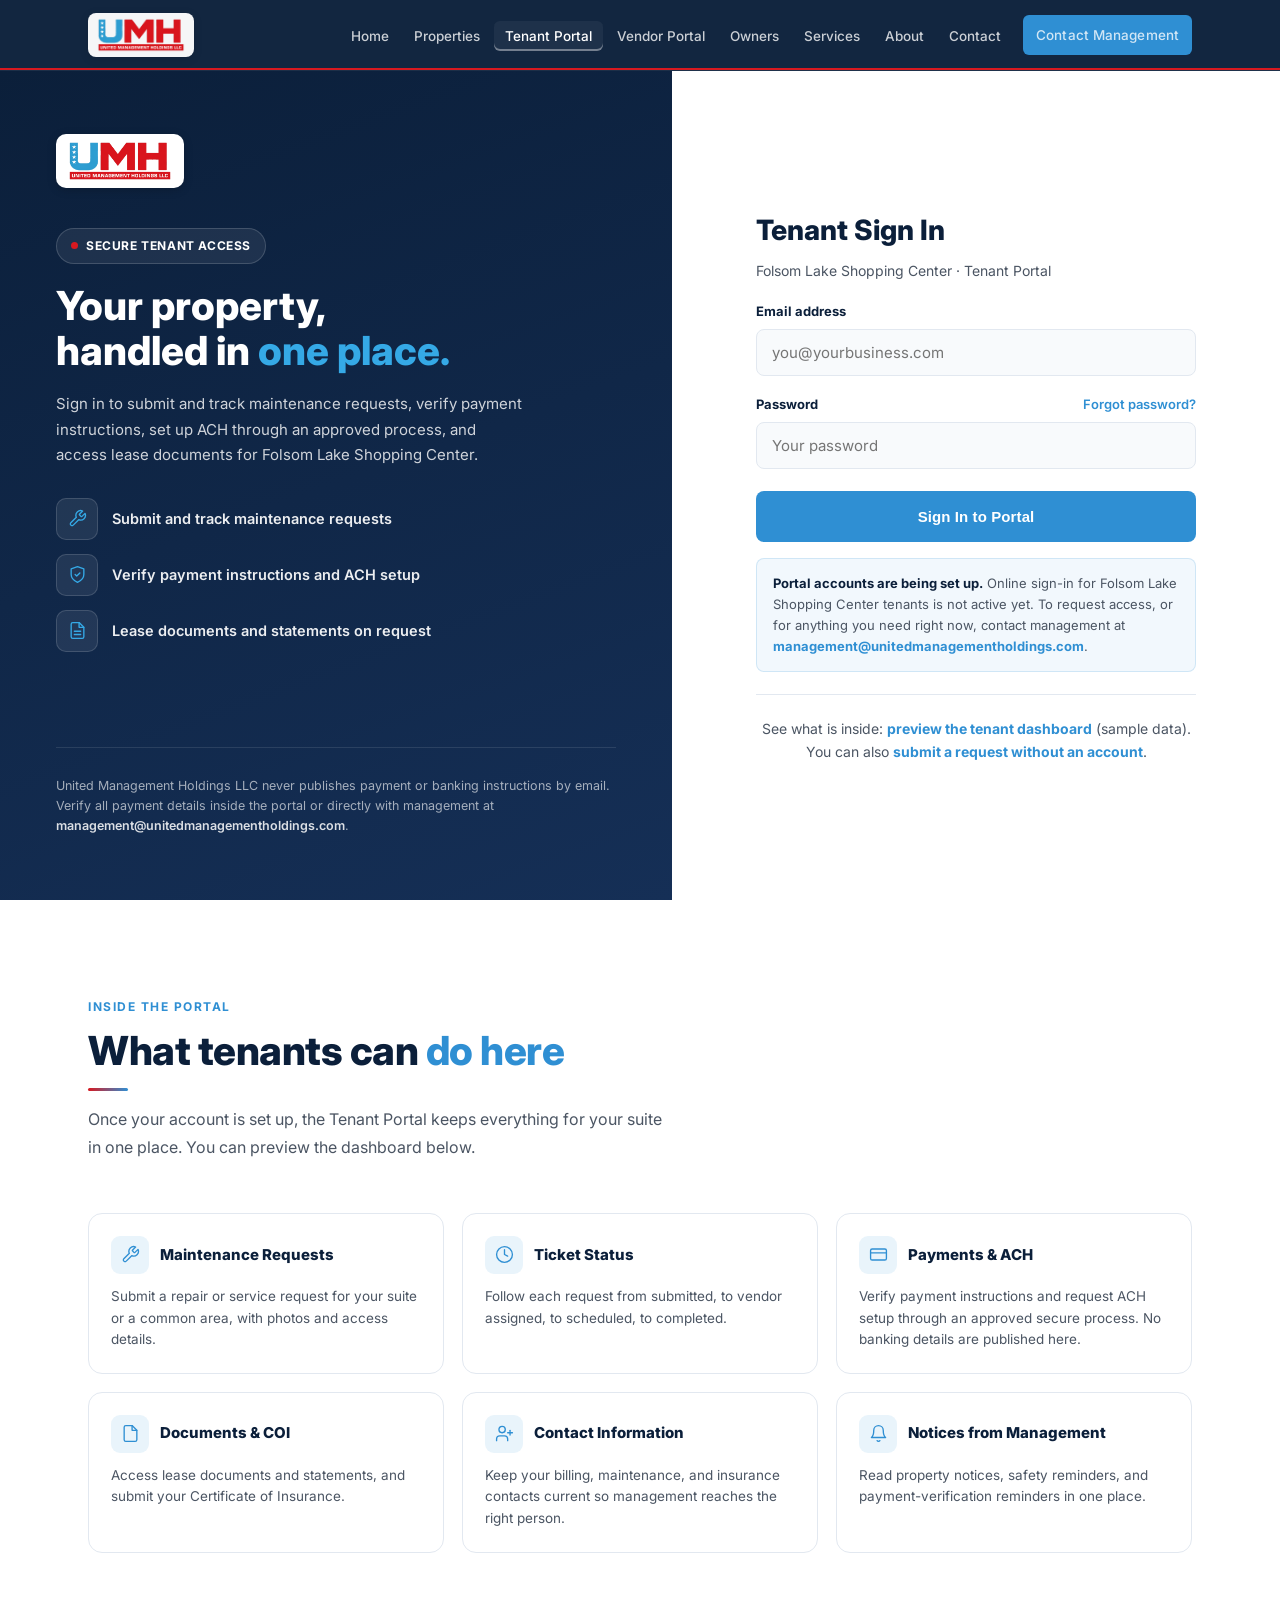
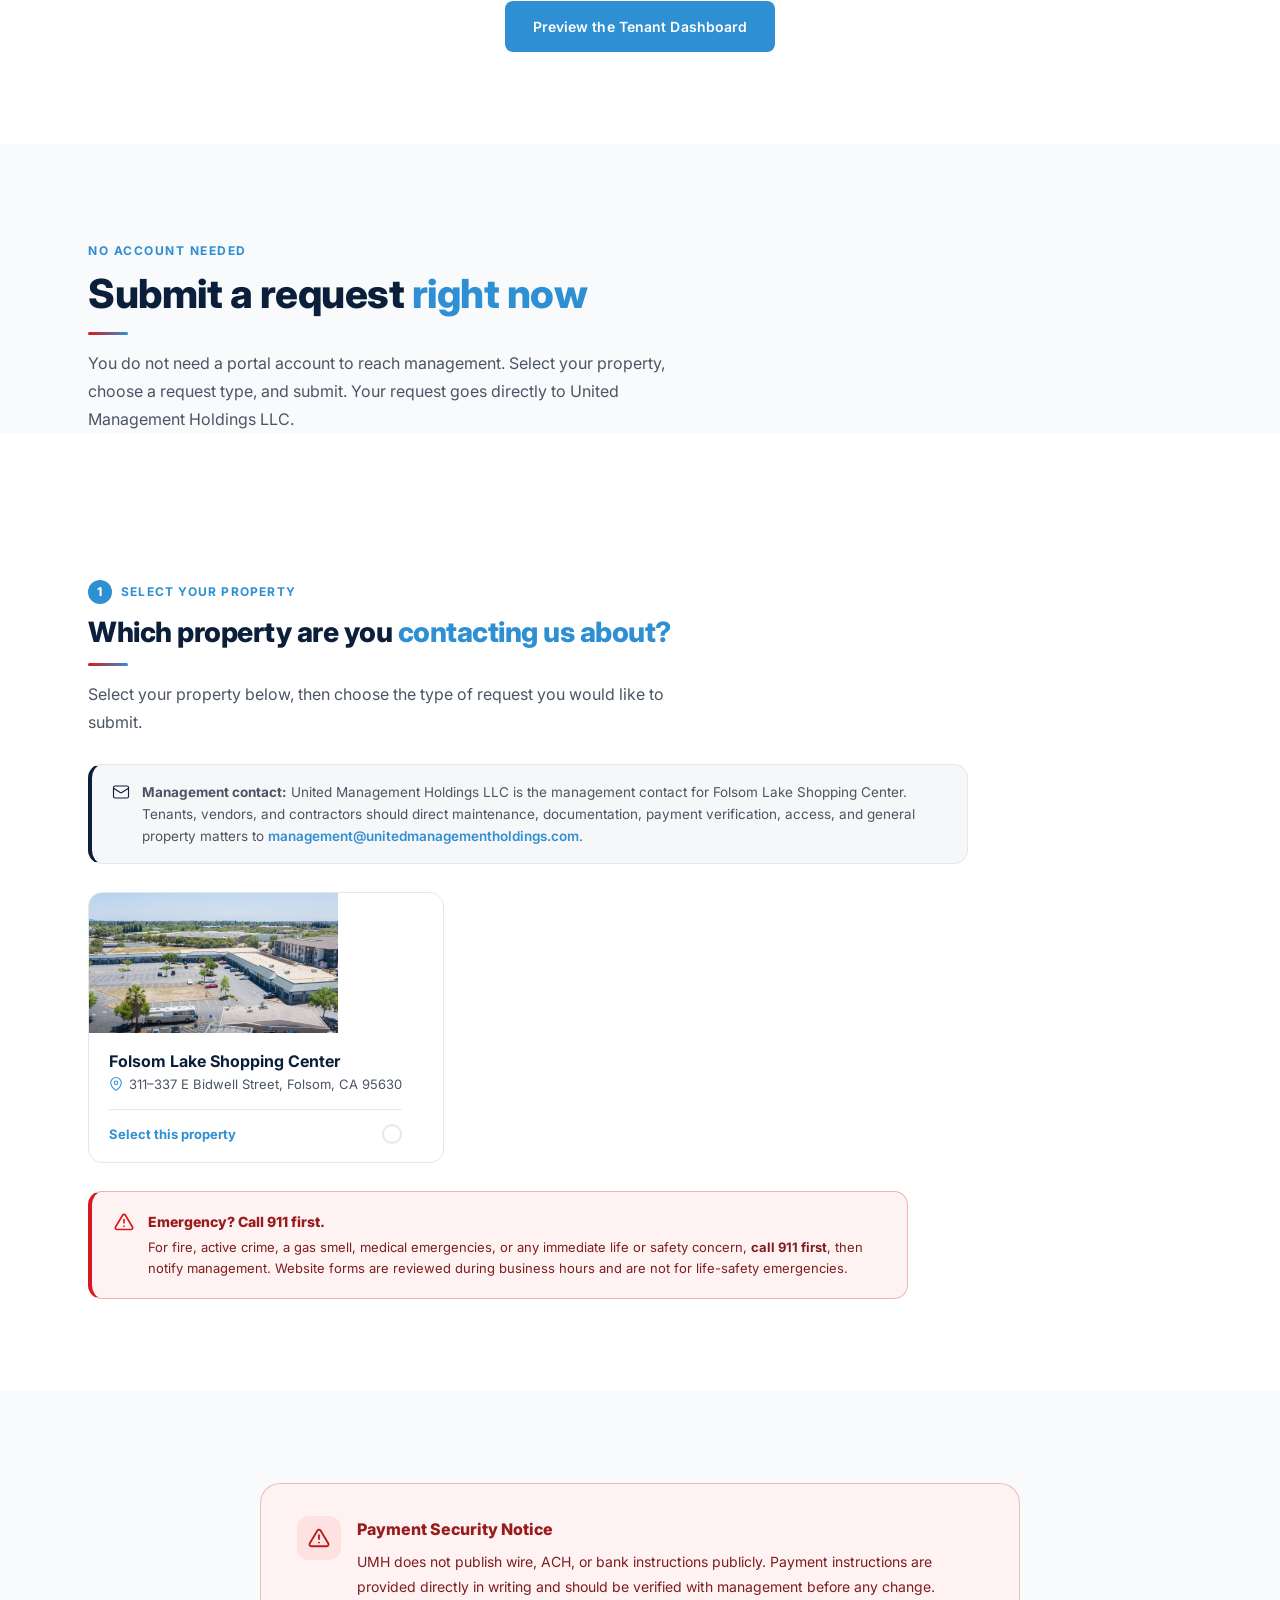
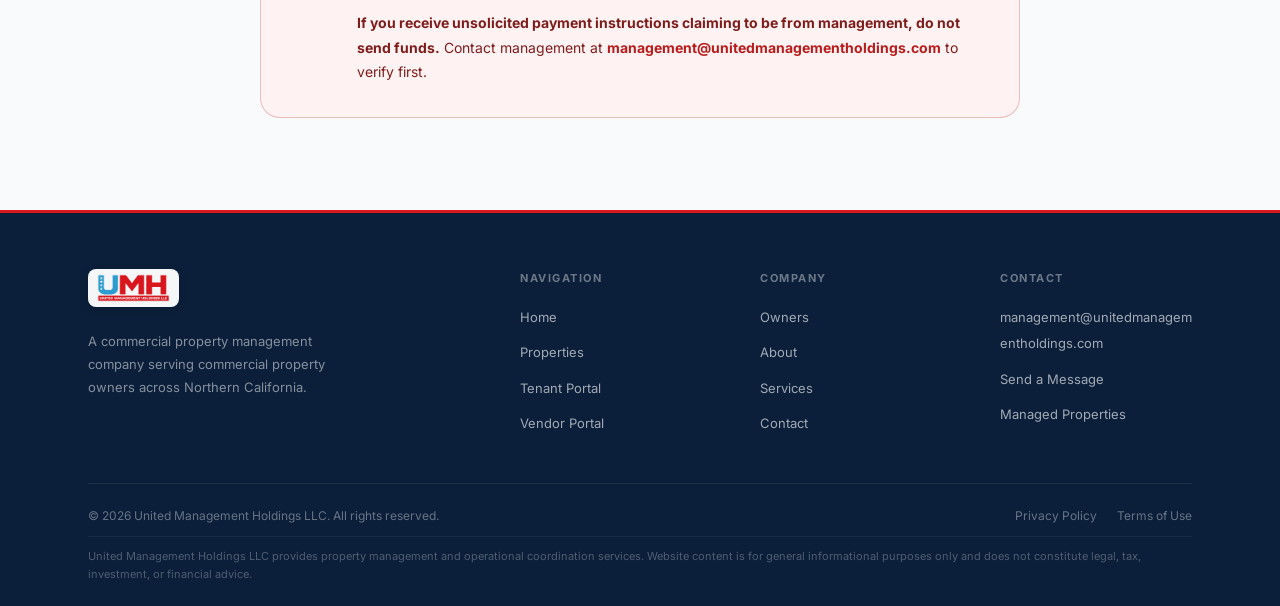
<file: tenant-portal.html>
<!DOCTYPE html>
<html lang="en">
<head>
  <meta charset="UTF-8" />
  <meta name="viewport" content="width=device-width, initial-scale=1.0" />
  <title>Tenant Portal | United Management Holdings LLC</title>
  <meta name="description" content="Tenant Portal for Folsom Lake Shopping Center, managed by United Management Holdings LLC. Sign in to submit and track maintenance requests, verify payment instructions, and access documents. You can also submit a request without an account." />
  <!-- Open Graph -->
  <meta property="og:type" content="website" />
  <meta property="og:title" content="Tenant Portal | United Management Holdings LLC" />
  <meta property="og:description" content="Tenant Portal for Folsom Lake Shopping Center. Sign in for maintenance, payments, and documents, or submit a request without an account." />
  <meta property="og:url" content="https://www.unitedmanagementholdings.com/tenant-portal.html" />
  <meta property="og:site_name" content="United Management Holdings LLC" />
  <meta property="og:image" content="https://www.unitedmanagementholdings.com/assets/umh-og-folsom.jpg" />
  <meta name="twitter:card" content="summary_large_image" />
  <meta name="twitter:title" content="Tenant Portal | United Management Holdings LLC" />
  <meta name="twitter:description" content="Select your property and submit tenant requests to United Management Holdings LLC. No account required." />
  <link rel="canonical" href="https://www.unitedmanagementholdings.com/tenant-portal.html" />
  <link rel="preconnect" href="https://fonts.googleapis.com" />
  <link rel="preconnect" href="https://fonts.gstatic.com" crossorigin />
  <link href="https://fonts.googleapis.com/css2?family=Inter:wght@400;500;600;700;800&display=swap" rel="stylesheet" />
  <link rel="stylesheet" href="css/style.css" />
  <link rel="icon" type="image/png" sizes="32x32" href="assets/favicon-32.png" />
  <link rel="apple-touch-icon" href="assets/apple-touch-icon.png" />
</head>
<body>

<nav class="navbar" id="navbar">
  <div class="container">
    <a href="index.html" class="site-logo" aria-label="United Management Holdings LLC, Home">
      <img src="assets/umh-logo-nav.png" alt="United Management Holdings LLC" class="site-logo-img" />
    </a>
    <ul class="nav-links" id="navLinks" role="navigation" aria-label="Main navigation">
      <li><a href="index.html">Home</a></li>
      <li><a href="properties.html">Properties</a></li>
      <li><a href="tenant-portal.html" class="active">Tenant Portal</a></li>
      <li><a href="vendor-portal.html">Vendor Portal</a></li>
      <li><a href="owners.html">Owners</a></li>
      <li><a href="services.html">Services</a></li>
      <li><a href="about.html">About</a></li>
      <li><a href="contact.html">Contact</a></li>
      <li class="nav-cta"><a href="contact.html" class="btn btn-primary btn-sm">Contact Management</a></li>
    </ul>
    <button class="hamburger" id="hamburger" aria-label="Open menu">
      <span></span><span></span><span></span>
    </button>
  </div>
</nav>

<!-- TENANT SIGN IN GATEWAY -->
<section class="portal-signin">
  <div class="signin-split">
    <div class="signin-aside">
      <a href="index.html" class="signin-logo" aria-label="United Management Holdings LLC, Home">
        <img src="assets/umh-logo-nav.png" alt="United Management Holdings LLC" />
      </a>
      <span class="signin-badge"><span class="dot"></span> Secure Tenant Access</span>
      <h1>Your property,<br>handled in <em>one place.</em></h1>
      <p class="lead">Sign in to submit and track maintenance requests, verify payment instructions, set up ACH through an approved process, and access lease documents for Folsom Lake Shopping Center.</p>
      <div class="signin-features">
        <div class="signin-feature">
          <span class="sf-icon"><svg viewBox="0 0 24 24" fill="none" stroke="currentColor" stroke-width="1.7" stroke-linecap="round" stroke-linejoin="round"><path d="M14.7 6.3a1 1 0 0 0 0 1.4l1.6 1.6a1 1 0 0 0 1.4 0l3.77-3.77a6 6 0 0 1-7.94 7.94l-6.91 6.91a2.12 2.12 0 0 1-3-3l6.91-6.91a6 6 0 0 1 7.94-7.94l-3.76 3.76z"/></svg></span>
          <span>Submit and track maintenance requests</span>
        </div>
        <div class="signin-feature">
          <span class="sf-icon"><svg viewBox="0 0 24 24" fill="none" stroke="currentColor" stroke-width="1.7" stroke-linecap="round" stroke-linejoin="round"><path d="M12 22s8-4 8-10V5l-8-3-8 3v7c0 6 8 10 8 10z"/><path d="m9 12 2 2 4-4"/></svg></span>
          <span>Verify payment instructions and ACH setup</span>
        </div>
        <div class="signin-feature">
          <span class="sf-icon"><svg viewBox="0 0 24 24" fill="none" stroke="currentColor" stroke-width="1.7" stroke-linecap="round" stroke-linejoin="round"><path d="M14 2H6a2 2 0 0 0-2 2v16a2 2 0 0 0 2 2h12a2 2 0 0 0 2-2V8z"/><polyline points="14 2 14 8 20 8"/><line x1="16" y1="13" x2="8" y2="13"/><line x1="16" y1="17" x2="8" y2="17"/></svg></span>
          <span>Lease documents and statements on request</span>
        </div>
      </div>
      <p class="signin-secnote">United Management Holdings LLC never publishes payment or banking instructions by email. Verify all payment details inside the portal or directly with management at <a href="mailto:management@unitedmanagementholdings.com">management@unitedmanagementholdings.com</a>.</p>
    </div>
    <div class="signin-main">
      <div class="signin-card">
        <h2>Tenant Sign In</h2>
        <p class="signin-sub">Folsom Lake Shopping Center &middot; Tenant Portal</p>
        <form id="signinForm" onsubmit="return false;" novalidate>
          <div class="signin-field">
            <label for="signinEmail">Email address</label>
            <input type="email" id="signinEmail" name="email" placeholder="you@yourbusiness.com" autocomplete="email" />
          </div>
          <div class="signin-field">
            <div class="signin-fieldrow">
              <label for="signinPassword">Password</label>
              <a href="contact.html">Forgot password?</a>
            </div>
            <input type="password" id="signinPassword" name="password" placeholder="Your password" autocomplete="off" />
          </div>
          <button type="submit" id="signinBtn" class="btn btn-primary btn-lg signin-btn">Sign In to Portal</button>
        </form>
        <div class="signin-note" id="signinNote">
          <strong>Portal accounts are being set up.</strong> Online sign-in for Folsom Lake Shopping Center tenants is not active yet. To request access, or for anything you need right now, contact management at <a href="mailto:management@unitedmanagementholdings.com">management@unitedmanagementholdings.com</a>.
        </div>
        <hr class="signin-divider" />
        <p class="signin-foot">See what is inside: <a href="tenant-dashboard.html">preview the tenant dashboard</a> (sample data). You can also <a href="#request">submit a request without an account</a>.</p>
      </div>
    </div>
  </div>
</section>

<!-- WHAT'S INSIDE -->
<section class="section">
  <div class="container">
    <div class="section-header">
      <div class="section-eyebrow">Inside the Portal</div>
      <h2 class="section-title">What tenants can <em>do here</em></h2>
      <div class="accent-bar"></div>
      <p class="section-desc">Once your account is set up, the Tenant Portal keeps everything for your suite in one place. You can preview the dashboard below.</p>
    </div>
    <div class="dash-grid">
      <div class="dash-card">
        <div class="dc-head"><div class="dc-icon"><svg viewBox="0 0 24 24" fill="none" stroke="currentColor" stroke-width="1.7" stroke-linecap="round" stroke-linejoin="round"><path d="M14.7 6.3a1 1 0 0 0 0 1.4l1.6 1.6a1 1 0 0 0 1.4 0l3.77-3.77a6 6 0 0 1-7.94 7.94l-6.91 6.91a2.12 2.12 0 0 1-3-3l6.91-6.91a6 6 0 0 1 7.94-7.94l-3.76 3.76z"/></svg></div><h3>Maintenance Requests</h3></div>
        <p>Submit a repair or service request for your suite or a common area, with photos and access details.</p>
      </div>
      <div class="dash-card">
        <div class="dc-head"><div class="dc-icon"><svg viewBox="0 0 24 24" fill="none" stroke="currentColor" stroke-width="1.7" stroke-linecap="round" stroke-linejoin="round"><circle cx="12" cy="12" r="10"/><polyline points="12 6 12 12 16 14"/></svg></div><h3>Ticket Status</h3></div>
        <p>Follow each request from submitted, to vendor assigned, to scheduled, to completed.</p>
      </div>
      <div class="dash-card">
        <div class="dc-head"><div class="dc-icon"><svg viewBox="0 0 24 24" fill="none" stroke="currentColor" stroke-width="1.7" stroke-linecap="round" stroke-linejoin="round"><rect x="2" y="5" width="20" height="14" rx="2"/><line x1="2" y1="10" x2="22" y2="10"/></svg></div><h3>Payments &amp; ACH</h3></div>
        <p>Verify payment instructions and request ACH setup through an approved secure process. No banking details are published here.</p>
      </div>
      <div class="dash-card">
        <div class="dc-head"><div class="dc-icon"><svg viewBox="0 0 24 24" fill="none" stroke="currentColor" stroke-width="1.7" stroke-linecap="round" stroke-linejoin="round"><path d="M14 2H6a2 2 0 0 0-2 2v16a2 2 0 0 0 2 2h12a2 2 0 0 0 2-2V8z"/><polyline points="14 2 14 8 20 8"/></svg></div><h3>Documents &amp; COI</h3></div>
        <p>Access lease documents and statements, and submit your Certificate of Insurance.</p>
      </div>
      <div class="dash-card">
        <div class="dc-head"><div class="dc-icon"><svg viewBox="0 0 24 24" fill="none" stroke="currentColor" stroke-width="1.7" stroke-linecap="round" stroke-linejoin="round"><path d="M16 21v-2a4 4 0 0 0-4-4H6a4 4 0 0 0-4 4v2"/><circle cx="9" cy="7" r="4"/><line x1="19" y1="8" x2="19" y2="14"/><line x1="22" y1="11" x2="16" y2="11"/></svg></div><h3>Contact Information</h3></div>
        <p>Keep your billing, maintenance, and insurance contacts current so management reaches the right person.</p>
      </div>
      <div class="dash-card">
        <div class="dc-head"><div class="dc-icon"><svg viewBox="0 0 24 24" fill="none" stroke="currentColor" stroke-width="1.7" stroke-linecap="round" stroke-linejoin="round"><path d="M18 8a6 6 0 0 0-12 0c0 7-3 9-3 9h18s-3-2-3-9"/><path d="M13.73 21a2 2 0 0 1-3.46 0"/></svg></div><h3>Notices from Management</h3></div>
        <p>Read property notices, safety reminders, and payment-verification reminders in one place.</p>
      </div>
    </div>
    <div class="text-center mt-48">
      <a href="tenant-dashboard.html" class="btn btn-primary">Preview the Tenant Dashboard</a>
    </div>
  </div>
</section>

<!-- DIVIDER INTO NO-ACCOUNT REQUEST FLOW -->
<section class="section section-alt" id="request" style="padding-bottom:0;">
  <div class="container">
    <div class="section-header">
      <div class="section-eyebrow">No Account Needed</div>
      <h2 class="section-title">Submit a request <em>right now</em></h2>
      <div class="accent-bar"></div>
      <p class="section-desc">You do not need a portal account to reach management. Select your property, choose a request type, and submit. Your request goes directly to United Management Holdings LLC.</p>
    </div>
  </div>
</section>

<!-- PORTAL -->
<div id="portal" data-portal="Tenant">

  <!-- STEP 1: SELECT PROPERTY -->
  <section class="section" id="portalSelect">
    <div class="container">
      <div class="step-label"><span class="step-num">1</span> Select Your Property</div>
      <h2 class="section-title" style="font-size:28px;">Which property are you <em>contacting us about?</em></h2>
      <div class="accent-bar"></div>
      <p class="section-desc" style="margin-bottom:28px;">Select your property below, then choose the type of request you would like to submit.</p>

      <div class="mgmt-notice" style="margin-bottom:28px;">
        <svg viewBox="0 0 24 24" fill="none" stroke="currentColor" stroke-width="1.5" stroke-linecap="round" stroke-linejoin="round"><rect x="2" y="4" width="20" height="16" rx="2"/><path d="m22 7-8.97 5.7a1.94 1.94 0 0 1-2.06 0L2 7"/></svg>
        <p><strong>Management contact:</strong> United Management Holdings LLC is the management contact for Folsom Lake Shopping Center. Tenants, vendors, and contractors should direct maintenance, documentation, payment verification, access, and general property matters to <a href="mailto:management@unitedmanagementholdings.com">management@unitedmanagementholdings.com</a>.</p>
      </div>

      <div class="property-select-grid">
        <button type="button" class="property-select-card" data-property="Folsom Lake Shopping Center">
          <div class="psc-photo"><img src="assets/folsom-property-main.jpg" alt="Folsom Lake Shopping Center" loading="lazy" /></div>
          <div class="psc-body">
            <div class="psc-name">Folsom Lake Shopping Center</div>
            <div class="psc-addr">
              <svg viewBox="0 0 24 24" fill="none" stroke="currentColor" stroke-width="1.8" stroke-linecap="round" stroke-linejoin="round"><path d="M21 10c0 7-9 13-9 13s-9-6-9-13a9 9 0 0 1 18 0z"/><circle cx="12" cy="10" r="3"/></svg>
              311–337 E Bidwell Street, Folsom, CA 95630
            </div>
            <div class="psc-select-row">Select this property <span class="psc-check"></span></div>
          </div>
        </button>
      </div>

      <!-- EMERGENCY -->
      <div class="emergency-banner" style="margin-top:28px;max-width:820px;">
        <svg viewBox="0 0 24 24" fill="none" stroke="currentColor" stroke-width="2" stroke-linecap="round" stroke-linejoin="round"><path d="m10.29 3.86-8.47 14.14A2 2 0 0 0 3.53 21h16.94a2 2 0 0 0 1.71-3L13.71 3.86a2 2 0 0 0-3.42 0z"/><line x1="12" y1="9" x2="12" y2="13"/><line x1="12" y1="17" x2="12.01" y2="17"/></svg>
        <div>
          <h4>Emergency? Call 911 first.</h4>
          <p>For fire, active crime, a gas smell, medical emergencies, or any immediate life or safety concern, <strong>call 911 first</strong>, then notify management. Website forms are reviewed during business hours and are not for life-safety emergencies.</p>
        </div>
      </div>
    </div>
  </section>

  <!-- REVEALED AFTER PROPERTY SELECTED -->
  <div class="portal-reveal" id="portalReveal">

    <!-- STEP 2: CHOOSE ACTION -->
    <section class="section section-alt" id="portalActions">
      <div class="container">
        <div class="selected-property-bar" id="selectedPropertyBar">
          <svg viewBox="0 0 24 24" fill="none" stroke="currentColor" stroke-width="1.8" stroke-linecap="round" stroke-linejoin="round"><path d="M21 10c0 7-9 13-9 13s-9-6-9-13a9 9 0 0 1 18 0z"/><circle cx="12" cy="10" r="3"/></svg>
          <div>
            <div class="spb-label">Selected Property</div>
            <div class="spb-name" id="selectedPropertyName">Folsom Lake Shopping Center</div>
          </div>
          <button type="button" class="spb-change" id="changeProperty">Change</button>
        </div>

        <div class="step-label" style="margin-top:24px;"><span class="step-num">2</span> Choose a Request Type</div>
        <h2 class="section-title" style="font-size:28px;">What can we <em>help with?</em></h2>
        <div class="accent-bar"></div>

        <div class="portal-actions-grid">
          <button type="button" class="portal-action-card" data-action="maintenance" data-label="Submit Maintenance Request">
            <div class="pac-icon"><svg viewBox="0 0 24 24" fill="none" stroke="currentColor" stroke-width="1.7" stroke-linecap="round" stroke-linejoin="round"><path d="M14.7 6.3a1 1 0 0 0 0 1.4l1.6 1.6a1 1 0 0 0 1.4 0l3.77-3.77a6 6 0 0 1-7.94 7.94l-6.91 6.91a2.12 2.12 0 0 1-3-3l6.91-6.91a6 6 0 0 1 7.94-7.94l-3.76 3.76z"/></svg></div>
            <div class="pac-title">Submit Maintenance Request</div>
            <div class="pac-desc">Report a repair or service need. Include the location and what you have observed.</div>
          </button>

          <button type="button" class="portal-action-card emergency" data-action="urgent" data-label="Report Urgent Property Issue">
            <div class="pac-icon"><svg viewBox="0 0 24 24" fill="none" stroke="currentColor" stroke-width="1.7" stroke-linecap="round" stroke-linejoin="round"><path d="m10.29 3.86-8.47 14.14A2 2 0 0 0 3.53 21h16.94a2 2 0 0 0 1.71-3L13.71 3.86a2 2 0 0 0-3.42 0z"/><line x1="12" y1="9" x2="12" y2="13"/><line x1="12" y1="17" x2="12.01" y2="17"/></svg></div>
            <div class="pac-title">Report Urgent Property Issue</div>
            <div class="pac-desc">Flag a time-sensitive problem. For life-safety emergencies, call 911 first.</div>
          </button>

          <button type="button" class="portal-action-card" data-action="contact-update" data-label="Update Tenant Contact Information">
            <div class="pac-icon"><svg viewBox="0 0 24 24" fill="none" stroke="currentColor" stroke-width="1.7" stroke-linecap="round" stroke-linejoin="round"><path d="M16 21v-2a4 4 0 0 0-4-4H6a4 4 0 0 0-4 4v2"/><circle cx="9" cy="7" r="4"/><line x1="19" y1="8" x2="19" y2="14"/><line x1="22" y1="11" x2="16" y2="11"/></svg></div>
            <div class="pac-title">Update Contact Information</div>
            <div class="pac-desc">Update your business contact name, phone, or email on file with management.</div>
          </button>

          <button type="button" class="portal-action-card" data-action="payment-verify" data-label="Verify Payment Instructions">
            <div class="pac-icon"><svg viewBox="0 0 24 24" fill="none" stroke="currentColor" stroke-width="1.7" stroke-linecap="round" stroke-linejoin="round"><path d="M12 22s8-4 8-10V5l-8-3-8 3v7c0 6 8 10 8 10z"/><path d="m9 12 2 2 4-4"/></svg></div>
            <div class="pac-title">Verify Payment Instructions</div>
            <div class="pac-desc">Confirm current payment details directly with management before sending funds.</div>
          </button>

          <button type="button" class="portal-action-card" data-action="coi" data-label="Submit Certificate of Insurance">
            <div class="pac-icon"><svg viewBox="0 0 24 24" fill="none" stroke="currentColor" stroke-width="1.7" stroke-linecap="round" stroke-linejoin="round"><path d="M14 2H6a2 2 0 0 0-2 2v16a2 2 0 0 0 2 2h12a2 2 0 0 0 2-2V8z"/><polyline points="14 2 14 8 20 8"/><line x1="16" y1="13" x2="8" y2="13"/><line x1="16" y1="17" x2="8" y2="17"/></svg></div>
            <div class="pac-title">Submit Certificate of Insurance</div>
            <div class="pac-desc">Send your COI for your lease file. Documents are emailed directly to management.</div>
          </button>

          <button type="button" class="portal-action-card" data-action="access" data-label="Request Property Access / After-Hours Coordination">
            <div class="pac-icon"><svg viewBox="0 0 24 24" fill="none" stroke="currentColor" stroke-width="1.7" stroke-linecap="round" stroke-linejoin="round"><rect x="3" y="11" width="18" height="11" rx="2"/><path d="M7 11V7a5 5 0 0 1 10 0v4"/></svg></div>
            <div class="pac-title">Request Property Access</div>
            <div class="pac-desc">Coordinate after-hours access, deliveries, or contractor entry with management.</div>
          </button>

          <button type="button" class="portal-action-card" data-action="general" data-label="General Tenant Question">
            <div class="pac-icon"><svg viewBox="0 0 24 24" fill="none" stroke="currentColor" stroke-width="1.7" stroke-linecap="round" stroke-linejoin="round"><path d="M21 15a2 2 0 0 1-2 2H7l-4 4V5a2 2 0 0 1 2-2h14a2 2 0 0 1 2 2z"/></svg></div>
            <div class="pac-title">General Tenant Question</div>
            <div class="pac-desc">Lease questions, documentation, notices, or anything else about your tenancy.</div>
          </button>
        </div>
      </div>
    </section>

    <!-- STEP 3: FORM -->
    <section class="section" id="portalForm">
      <div class="container">
        <div class="step-label"><span class="step-num">3</span> Submit Your Request</div>
        <h2 class="section-title" style="font-size:28px;"><span id="portalFormHeading">Tenant Request</span></h2>
        <div class="accent-bar"></div>

        <div style="max-width:720px;margin-top:8px;">
          <div class="form-card">
            <p class="form-sub">Your request goes directly to United Management Holdings LLC management. Responses are provided in writing, typically within 1–2 business days.</p>

            <div class="doc-callout">
              <svg viewBox="0 0 24 24" fill="none" stroke="currentColor" stroke-width="1.8" stroke-linecap="round" stroke-linejoin="round"><path d="M21.44 11.05l-9.19 9.19a6 6 0 0 1-8.49-8.49l9.19-9.19a4 4 0 0 1 5.66 5.66l-9.2 9.19a2 2 0 0 1-2.83-2.83l8.49-8.48"/></svg>
              <span><strong>Submitting documents?</strong> After completing this form, email COIs, photos, or other tenant documents to <a href="mailto:management@unitedmanagementholdings.com">management@unitedmanagementholdings.com</a> with your business name and property in the subject line.</span>
            </div>

            <details class="help-note">
              <summary>What to include in a maintenance request</summary>
              <p>Please include your business name, suite or unit, the exact issue location, a clear description, photos if available, urgency level, permission-to-enter instructions, and the best contact person for follow-up.</p>
            </details>

            <form id="contactForm" action="https://formspree.io/f/mzdqjydn" method="POST">
              <input type="hidden" name="property" id="propertyField" value="" />
              <input type="hidden" name="_subject" id="formSubject" value="UMH Tenant Portal Request" />

              <div class="form-row">
                <div class="form-group">
                  <label for="company">Tenant Business Name *</label>
                  <input type="text" id="company" name="businessName" placeholder="Your business name" required />
                </div>
                <div class="form-group">
                  <label for="suite">Suite / Unit</label>
                  <input type="text" id="suite" name="suite" placeholder="e.g. Suite 321" />
                </div>
              </div>

              <div class="form-row">
                <div class="form-group">
                  <label for="firstName">First Name *</label>
                  <input type="text" id="firstName" name="firstName" placeholder="First name" required />
                </div>
                <div class="form-group">
                  <label for="lastName">Last Name *</label>
                  <input type="text" id="lastName" name="lastName" placeholder="Last name" required />
                </div>
              </div>

              <div class="form-row">
                <div class="form-group">
                  <label for="email">Email Address *</label>
                  <input type="email" id="email" name="email" placeholder="your@email.com" required />
                </div>
                <div class="form-group">
                  <label for="phone">Phone Number</label>
                  <input type="tel" id="phone" name="phone" placeholder="(for callbacks)" />
                </div>
              </div>

              <div class="form-group">
                <label for="requestType">Request Type *</label>
                <select id="requestType" name="requestType" required>
                  <option value="" disabled selected>Select a request type</option>
                  <option value="maintenance">Submit Maintenance Request</option>
                  <option value="urgent">Report Urgent Property Issue</option>
                  <option value="contact-update">Update Tenant Contact Information</option>
                  <option value="payment-verify">Verify Payment Instructions</option>
                  <option value="coi">Submit Certificate of Insurance</option>
                  <option value="access">Request Property Access / After-Hours Coordination</option>
                  <option value="general">General Tenant Question</option>
                </select>
              </div>

              <div class="form-row">
                <div class="form-group">
                  <label for="urgency">Urgency</label>
                  <select id="urgency" name="urgency">
                    <option value="standard" selected>Standard: 1 to 2 business days</option>
                    <option value="urgent">Urgent: time-sensitive matter</option>
                    <option value="emergency">Life-safety emergency? Call 911 first</option>
                  </select>
                </div>
                <div class="form-group">
                  <label for="bestTime">Best Time to Contact</label>
                  <input type="text" id="bestTime" name="bestTime" placeholder="e.g. weekday mornings" />
                </div>
              </div>

              <div class="form-group">
                <label for="message">Description *</label>
                <textarea id="message" name="message" placeholder="Describe your request in detail. For maintenance, include the location within your space and what you have observed." required></textarea>
              </div>

              <div class="form-group" data-cond="maintenance urgent access">
                <label style="display:flex;align-items:flex-start;gap:10px;cursor:pointer;font-weight:400;color:var(--text-sec);margin-bottom:0;">
                  <input type="checkbox" name="permissionToEnter" value="Yes, entry authorized with reasonable notice" style="width:auto;flex-shrink:0;margin-top:3px;padding:0;" />
                  <span style="font-size:13px;line-height:1.6;flex:1;min-width:0;">I authorize management or an approved vendor to enter my suite / space to address this issue, with reasonable notice where applicable.</span>
                </label>
              </div>

              <input type="text" name="_gotcha" style="display:none;" />
              <button type="submit" class="btn btn-primary btn-lg form-submit">Submit Request →</button>
              <p class="form-note"><svg width="13" height="13" viewBox="0 0 24 24" fill="none" stroke="currentColor" stroke-width="2" stroke-linecap="round" stroke-linejoin="round" style="display:inline;vertical-align:-2px;margin-right:5px;"><rect x="3" y="11" width="18" height="11" rx="2"/><path d="M7 11V7a5 5 0 0 1 10 0v4"/></svg>Your information is used only to respond to your request. United Management Holdings LLC does not share contact information with third parties.</p>
              <div class="form-success" id="formSuccess"><svg width="14" height="14" viewBox="0 0 24 24" fill="none" stroke="currentColor" stroke-width="2" stroke-linecap="round" stroke-linejoin="round" style="display:inline;vertical-align:-2px;margin-right:5px;"><path d="M22 11.08V12a10 10 0 1 1-5.93-9.14"/><polyline points="22 4 12 14.01 9 11.01"/></svg>Your request has been received. United Management Holdings LLC will respond within 1–2 business days. If you are submitting a document, please email it to management@unitedmanagementholdings.com.</div>
            </form>
          </div>
        </div>
      </div>
    </section>
  </div>
</div>

<!-- PAYMENT SECURITY -->
<section class="section section-alt">
  <div class="container">
    <div style="max-width:760px;margin:0 auto;background:#FEF2F2;border:1.5px solid rgba(185,28,28,0.25);border-radius:var(--radius-xl);padding:32px 36px;">
      <div style="display:flex;gap:16px;align-items:flex-start;">
        <div style="flex-shrink:0;width:44px;height:44px;background:#FEE2E2;border-radius:12px;display:flex;align-items:center;justify-content:center;">
          <svg width="22" height="22" viewBox="0 0 24 24" fill="none" stroke="#B91C1C" stroke-width="2" stroke-linecap="round" stroke-linejoin="round"><path d="M10.29 3.86L1.82 18a2 2 0 0 0 1.71 3h16.94a2 2 0 0 0 1.71-3L13.71 3.86a2 2 0 0 0-3.42 0z"/><line x1="12" y1="9" x2="12" y2="13"/><line x1="12" y1="17" x2="12.01" y2="17"/></svg>
        </div>
        <div>
          <h3 style="font-size:16px;font-weight:800;color:#991B1B;margin-bottom:8px;">Payment Security Notice</h3>
          <p style="font-size:14px;color:#7F1D1D;line-height:1.75;margin-bottom:12px;">UMH does not publish wire, ACH, or bank instructions publicly. Payment instructions are provided directly in writing and should be verified with management before any change.</p>
          <p style="font-size:14px;color:#7F1D1D;line-height:1.75;"><strong>If you receive unsolicited payment instructions claiming to be from management, do not send funds.</strong> Contact management at <a href="mailto:management@unitedmanagementholdings.com" style="color:#B91C1C;font-weight:700;">management@unitedmanagementholdings.com</a> to verify first.</p>
        </div>
      </div>
    </div>
  </div>
</section>

<footer class="footer">
  <div class="container">
    <div class="footer-grid">
      <div class="footer-brand">
        <a href="index.html" class="site-logo footer-site-logo">
          <img src="assets/umh-logo-nav.png" alt="United Management Holdings LLC" class="site-logo-img" />
        </a>
        <p>A commercial property management company serving commercial property owners across Northern California.</p>
      </div>
      <div class="footer-col">
        <h5>Navigation</h5>
        <ul>
          <li><a href="index.html">Home</a></li>
          <li><a href="properties.html">Properties</a></li>
          <li><a href="tenant-portal.html">Tenant Portal</a></li>
          <li><a href="vendor-portal.html">Vendor Portal</a></li>
        </ul>
      </div>
      <div class="footer-col">
        <h5>Company</h5>
        <ul>
          <li><a href="owners.html">Owners</a></li>
          <li><a href="about.html">About</a></li>
          <li><a href="services.html">Services</a></li>
          <li><a href="contact.html">Contact</a></li>
        </ul>
      </div>
      <div class="footer-col">
        <h5>Contact</h5>
        <ul>
          <li><a href="mailto:management@unitedmanagementholdings.com">management@unitedmanagementholdings.com</a></li>
          <li><a href="contact.html">Send a Message</a></li>
          <li><a href="properties.html">Managed Properties</a></li>
        </ul>
      </div>
    </div>
    <div class="footer-bottom">
      <div class="footer-bottom-top">
        <span class="footer-copy">&copy; 2026 United Management Holdings LLC. All rights reserved.</span>
        <div class="footer-links">
          <a href="privacy.html">Privacy Policy</a>
          <a href="terms.html">Terms of Use</a>
        </div>
      </div>
      <p class="footer-disclaimer">United Management Holdings LLC provides property management and operational coordination services. Website content is for general informational purposes only and does not constitute legal, tax, investment, or financial advice.</p>
    </div>
  </div>
</footer>
<script src="js/main.js"></script>
<script>
  (function () {
    var f = document.getElementById('signinForm'), n = document.getElementById('signinNote');
    if (f && n) {
      f.addEventListener('submit', function (e) {
        e.preventDefault();
        n.scrollIntoView({ behavior: 'smooth', block: 'center' });
        n.style.boxShadow = '0 0 0 3px rgba(47,143,211,0.28)';
        setTimeout(function () { n.style.boxShadow = ''; }, 1400);
      });
    }
  })();
</script>
</body>
</html>
</file>
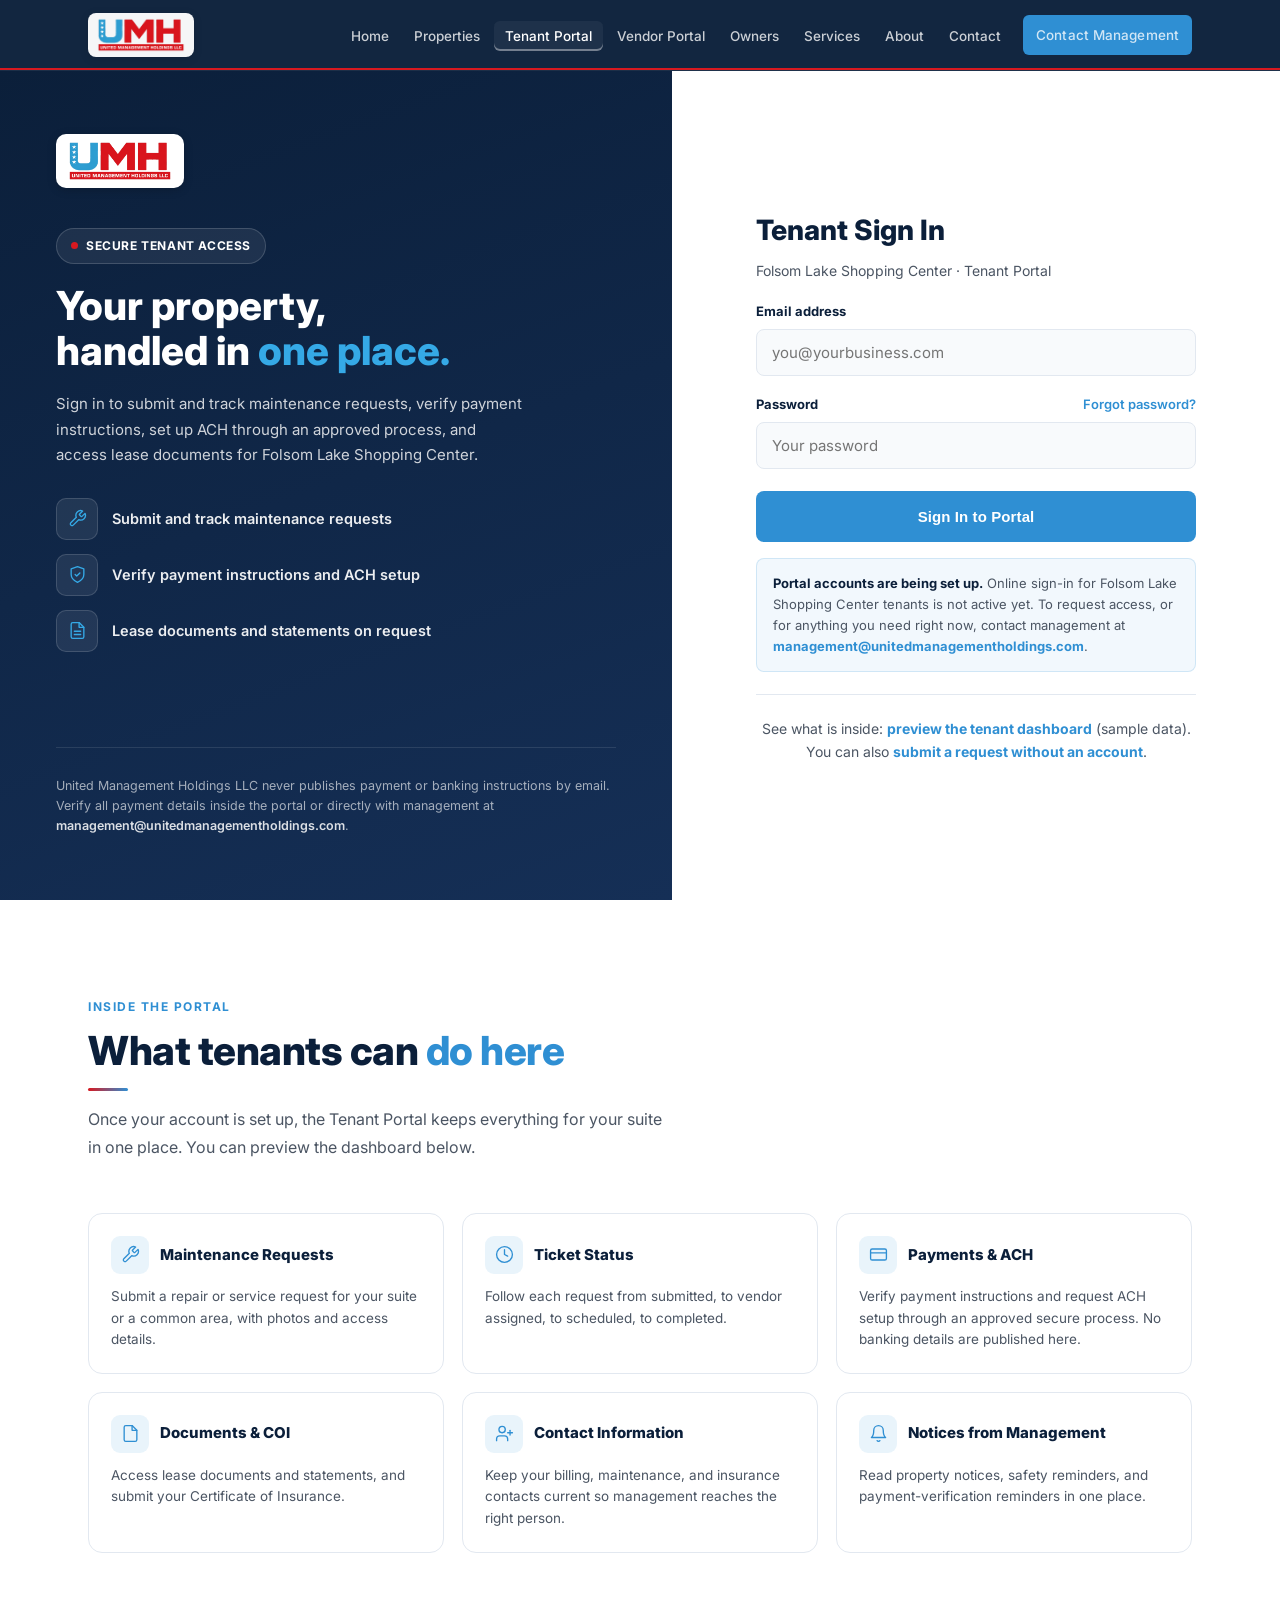
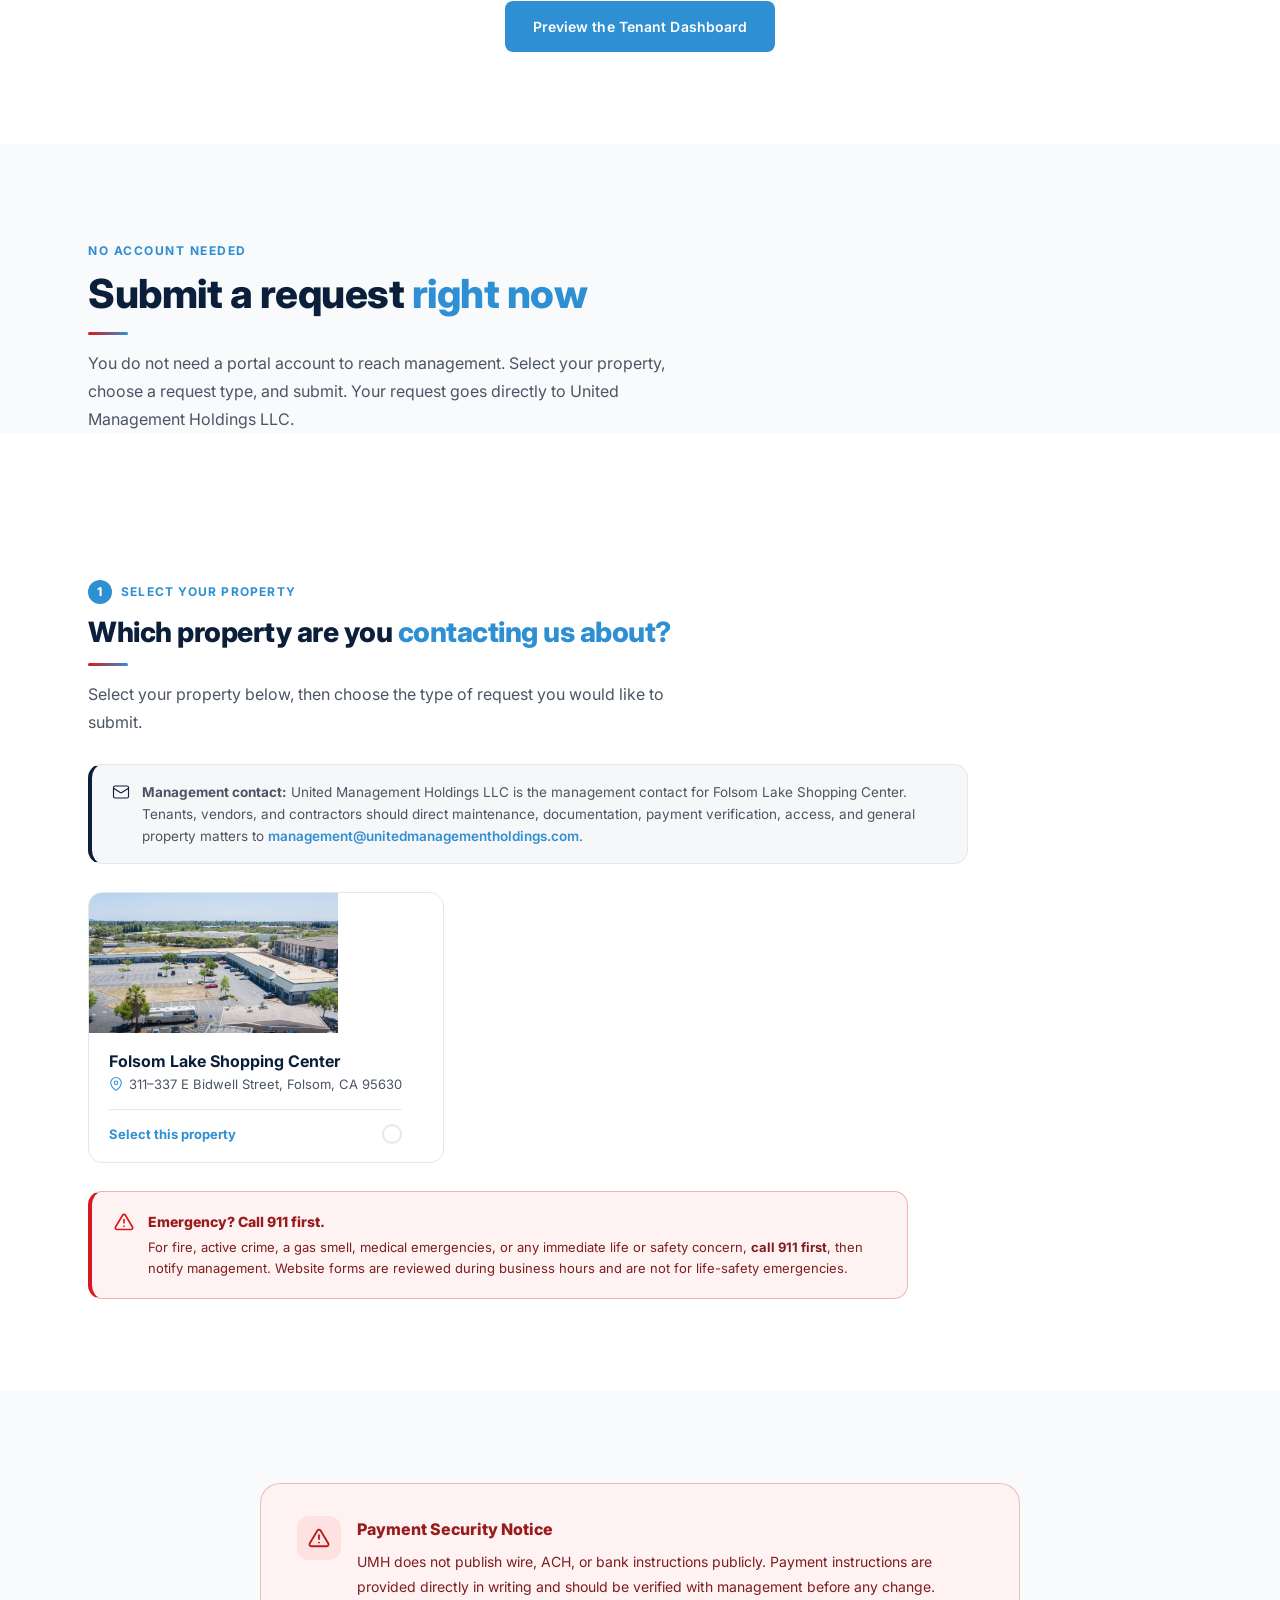
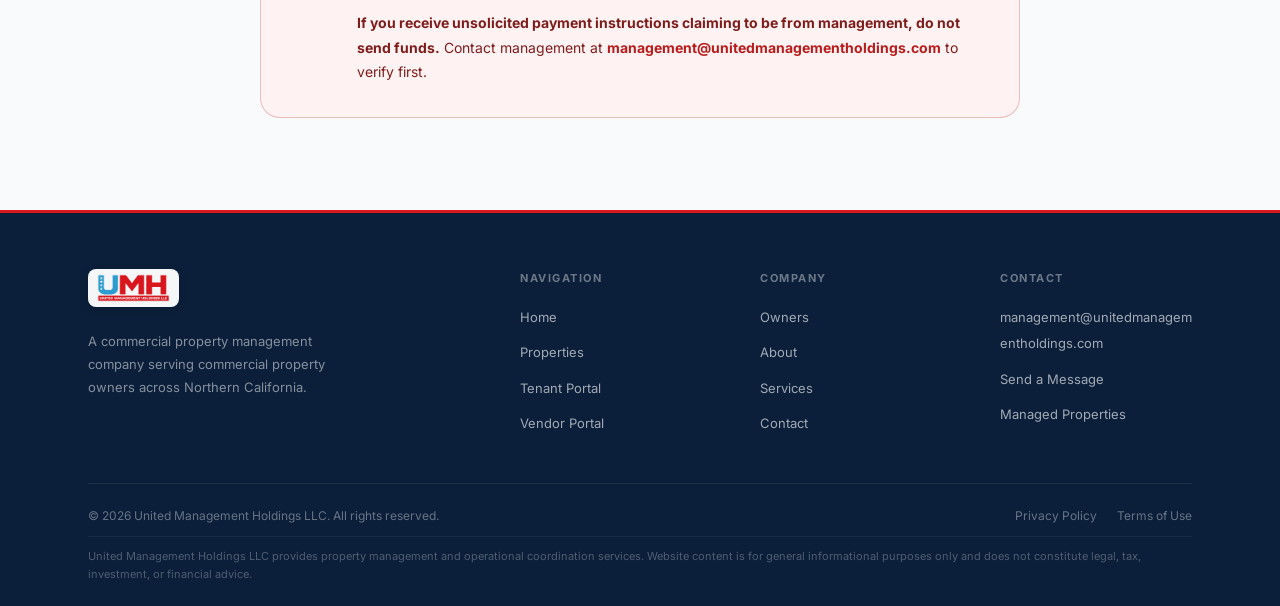
<file: tenant-resources.html>
<!DOCTYPE html>
<html lang="en">
<head>
  <meta charset="UTF-8" />
  <meta name="viewport" content="width=device-width, initial-scale=1.0" />
  <title>Tenant Portal | United Management Holdings LLC</title>
  <meta name="robots" content="noindex, follow" />
  <link rel="canonical" href="https://www.unitedmanagementholdings.com/tenant-portal.html" />
  <meta http-equiv="refresh" content="0; url=tenant-portal.html" />
  <script>window.location.replace('tenant-portal.html' + window.location.search + window.location.hash);</script>
  <style>
    body { font-family: 'Inter', -apple-system, Segoe UI, Arial, sans-serif; background:#F8FAFC; color:#0B1F3A; display:flex; min-height:100vh; align-items:center; justify-content:center; margin:0; text-align:center; padding:24px; }
    a { color:#2F8FD3; font-weight:600; }
  </style>
</head>
<body>
  <div>
    <p>The Tenant Resources page has moved to the <strong>Tenant Portal</strong>.</p>
    <p>If you are not redirected automatically, <a href="tenant-portal.html">continue to the Tenant Portal</a>.</p>
  </div>
</body>
</html>
</file>
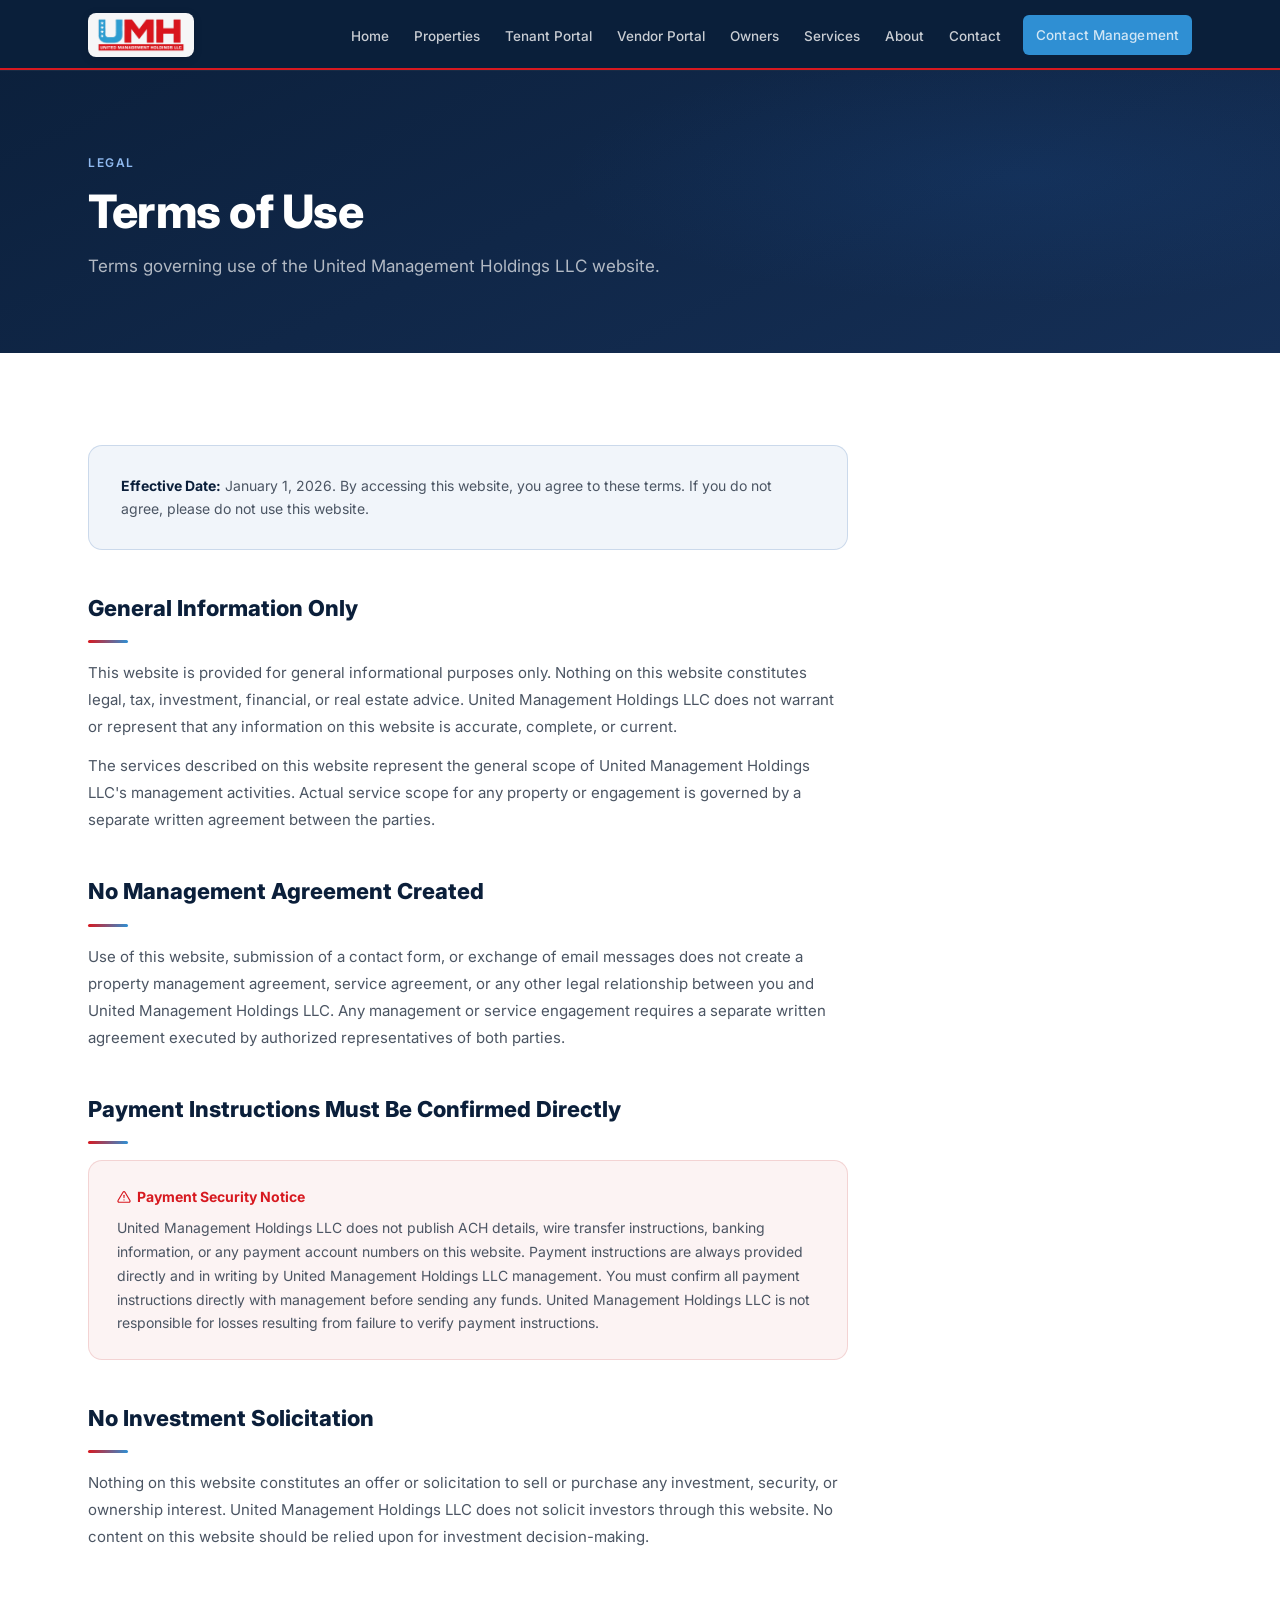
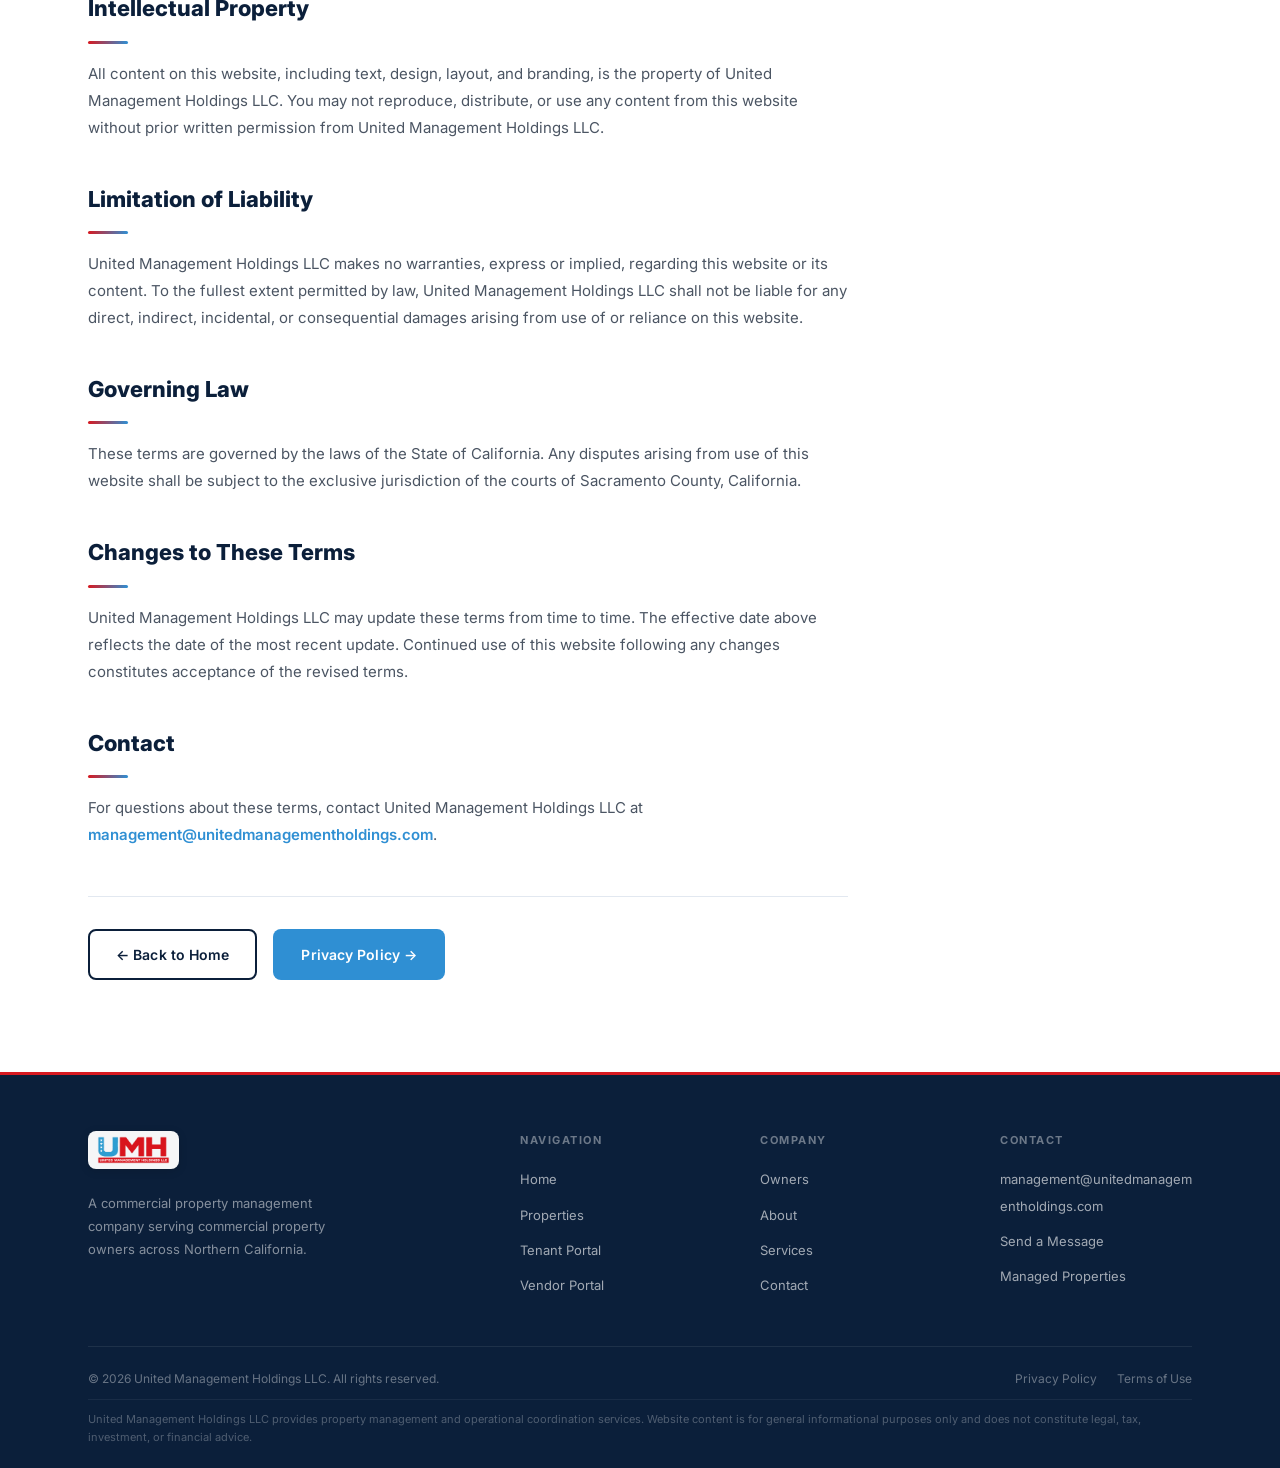
<file: terms.html>
<!DOCTYPE html>
<html lang="en">
<head>
  <meta charset="UTF-8" />
  <meta name="viewport" content="width=device-width, initial-scale=1.0" />
  <title>Terms of Use | United Management Holdings LLC</title>
  <meta name="description" content="Terms of use for the United Management Holdings LLC website. General information only. No management agreement is created by use of this website." />
  <!-- Open Graph -->
  <meta property="og:type" content="website" />
  <meta property="og:title" content="Terms of Use | United Management Holdings LLC" />
  <meta property="og:url" content="https://www.unitedmanagementholdings.com/terms.html" />
  <meta property="og:site_name" content="United Management Holdings LLC" />
  <meta property="og:image" content="https://www.unitedmanagementholdings.com/assets/umh-logo.jpg" />
  <link rel="canonical" href="https://www.unitedmanagementholdings.com/terms.html" />
  <meta name="robots" content="noindex, follow" />
  <link rel="preconnect" href="https://fonts.googleapis.com" />
  <link rel="preconnect" href="https://fonts.gstatic.com" crossorigin />
  <link href="https://fonts.googleapis.com/css2?family=Inter:wght@400;500;600;700;800&display=swap" rel="stylesheet" />
  <link rel="stylesheet" href="css/style.css" />
  <link rel="icon" type="image/png" sizes="32x32" href="assets/favicon-32.png" />
  <link rel="apple-touch-icon" href="assets/apple-touch-icon.png" />
</head>
<body>

<nav class="navbar" id="navbar">
  <div class="container">
    <a href="index.html" class="site-logo" aria-label="United Management Holdings LLC, Home">
      <img src="assets/umh-logo-nav.png" alt="United Management Holdings LLC" class="site-logo-img" />
    </a>
    <ul class="nav-links" id="navLinks" role="navigation" aria-label="Main navigation">
      <li><a href="index.html">Home</a></li>
      <li><a href="properties.html">Properties</a></li>
      <li><a href="tenant-portal.html">Tenant Portal</a></li>
      <li><a href="vendor-portal.html">Vendor Portal</a></li>
      <li><a href="owners.html">Owners</a></li>
      <li><a href="services.html">Services</a></li>
      <li><a href="about.html">About</a></li>
      <li><a href="contact.html">Contact</a></li>
      <li class="nav-cta"><a href="contact.html" class="btn btn-primary btn-sm">Contact Management</a></li>
    </ul>
    <button class="hamburger" id="hamburger" aria-label="Open menu">
      <span></span><span></span><span></span>
    </button>
  </div>
</nav>

<section class="page-hero">
  <div class="container">
    <div class="page-hero-eyebrow">Legal</div>
    <h1>Terms of Use</h1>
    <p>Terms governing use of the United Management Holdings LLC website.</p>
  </div>
</section>

<section class="section">
  <div class="container">
    <div style="max-width:760px;">

      <div class="notice-box" style="margin-bottom:40px;">
        <p><strong>Effective Date:</strong> January 1, 2026. By accessing this website, you agree to these terms. If you do not agree, please do not use this website.</p>
      </div>

      <div style="display:flex;flex-direction:column;gap:40px;">

        <div>
          <h2 style="font-size:22px;font-weight:800;color:var(--navy);margin-bottom:12px;">General Information Only</h2>
          <div class="accent-bar"></div>
          <p style="font-size:15px;color:var(--text-sec);line-height:1.8;margin-top:16px;">This website is provided for general informational purposes only. Nothing on this website constitutes legal, tax, investment, financial, or real estate advice. United Management Holdings LLC does not warrant or represent that any information on this website is accurate, complete, or current.</p>
          <p style="font-size:15px;color:var(--text-sec);line-height:1.8;margin-top:12px;">The services described on this website represent the general scope of United Management Holdings LLC's management activities. Actual service scope for any property or engagement is governed by a separate written agreement between the parties.</p>
        </div>

        <div>
          <h2 style="font-size:22px;font-weight:800;color:var(--navy);margin-bottom:12px;">No Management Agreement Created</h2>
          <div class="accent-bar"></div>
          <p style="font-size:15px;color:var(--text-sec);line-height:1.8;margin-top:16px;">Use of this website, submission of a contact form, or exchange of email messages does not create a property management agreement, service agreement, or any other legal relationship between you and United Management Holdings LLC. Any management or service engagement requires a separate written agreement executed by authorized representatives of both parties.</p>
        </div>

        <div>
          <h2 style="font-size:22px;font-weight:800;color:var(--navy);margin-bottom:12px;">Payment Instructions Must Be Confirmed Directly</h2>
          <div class="accent-bar"></div>
          <div style="background:rgba(185,28,28,0.05);border:1px solid rgba(185,28,28,0.15);border-radius:var(--radius-lg);padding:24px 28px;margin-top:16px;">
            <h4 style="font-size:14px;font-weight:700;color:var(--red);margin-bottom:8px;"><svg width="14" height="14" viewBox="0 0 24 24" fill="none" stroke="currentColor" stroke-width="2" stroke-linecap="round" stroke-linejoin="round" style="display:inline;vertical-align:-2px;margin-right:6px;"><path d="m10.29 3.86-8.47 14.14A2 2 0 0 0 3.53 21h16.94a2 2 0 0 0 1.71-3L13.71 3.86a2 2 0 0 0-3.42 0z"/><line x1="12" y1="9" x2="12" y2="13"/><line x1="12" y1="17" x2="12.01" y2="17"/></svg>Payment Security Notice</h4>
            <p style="font-size:14px;color:var(--text-sec);line-height:1.7;">United Management Holdings LLC does not publish ACH details, wire transfer instructions, banking information, or any payment account numbers on this website. Payment instructions are always provided directly and in writing by United Management Holdings LLC management. You must confirm all payment instructions directly with management before sending any funds. United Management Holdings LLC is not responsible for losses resulting from failure to verify payment instructions.</p>
          </div>
        </div>

        <div>
          <h2 style="font-size:22px;font-weight:800;color:var(--navy);margin-bottom:12px;">No Investment Solicitation</h2>
          <div class="accent-bar"></div>
          <p style="font-size:15px;color:var(--text-sec);line-height:1.8;margin-top:16px;">Nothing on this website constitutes an offer or solicitation to sell or purchase any investment, security, or ownership interest. United Management Holdings LLC does not solicit investors through this website. No content on this website should be relied upon for investment decision-making.</p>
        </div>

        <div>
          <h2 style="font-size:22px;font-weight:800;color:var(--navy);margin-bottom:12px;">Intellectual Property</h2>
          <div class="accent-bar"></div>
          <p style="font-size:15px;color:var(--text-sec);line-height:1.8;margin-top:16px;">All content on this website, including text, design, layout, and branding, is the property of United Management Holdings LLC. You may not reproduce, distribute, or use any content from this website without prior written permission from United Management Holdings LLC.</p>
        </div>

        <div>
          <h2 style="font-size:22px;font-weight:800;color:var(--navy);margin-bottom:12px;">Limitation of Liability</h2>
          <div class="accent-bar"></div>
          <p style="font-size:15px;color:var(--text-sec);line-height:1.8;margin-top:16px;">United Management Holdings LLC makes no warranties, express or implied, regarding this website or its content. To the fullest extent permitted by law, United Management Holdings LLC shall not be liable for any direct, indirect, incidental, or consequential damages arising from use of or reliance on this website.</p>
        </div>

        <div>
          <h2 style="font-size:22px;font-weight:800;color:var(--navy);margin-bottom:12px;">Governing Law</h2>
          <div class="accent-bar"></div>
          <p style="font-size:15px;color:var(--text-sec);line-height:1.8;margin-top:16px;">These terms are governed by the laws of the State of California. Any disputes arising from use of this website shall be subject to the exclusive jurisdiction of the courts of Sacramento County, California.</p>
        </div>

        <div>
          <h2 style="font-size:22px;font-weight:800;color:var(--navy);margin-bottom:12px;">Changes to These Terms</h2>
          <div class="accent-bar"></div>
          <p style="font-size:15px;color:var(--text-sec);line-height:1.8;margin-top:16px;">United Management Holdings LLC may update these terms from time to time. The effective date above reflects the date of the most recent update. Continued use of this website following any changes constitutes acceptance of the revised terms.</p>
        </div>

        <div>
          <h2 style="font-size:22px;font-weight:800;color:var(--navy);margin-bottom:12px;">Contact</h2>
          <div class="accent-bar"></div>
          <p style="font-size:15px;color:var(--text-sec);line-height:1.8;margin-top:16px;">For questions about these terms, contact United Management Holdings LLC at <a href="mailto:management@unitedmanagementholdings.com" style="color:var(--blue);font-weight:600;">management@unitedmanagementholdings.com</a>.</p>
        </div>

      </div>

      <div style="margin-top:48px;padding-top:32px;border-top:1px solid var(--border);">
        <a href="index.html" class="btn btn-outline-navy">← Back to Home</a>
        <a href="privacy.html" class="btn btn-primary" style="margin-left:12px;">Privacy Policy →</a>
      </div>

    </div>
  </div>
</section>

<footer class="footer">
  <div class="container">
    <div class="footer-grid">
      <div class="footer-brand">
        <a href="index.html" class="site-logo footer-site-logo">
          <img src="assets/umh-logo-nav.png" alt="United Management Holdings LLC" class="site-logo-img" />
        </a>
        <p>A commercial property management company serving commercial property owners across Northern California.</p>
      </div>
      <div class="footer-col">
        <h5>Navigation</h5>
        <ul>
          <li><a href="index.html">Home</a></li>
          <li><a href="properties.html">Properties</a></li>
          <li><a href="tenant-portal.html">Tenant Portal</a></li>
          <li><a href="vendor-portal.html">Vendor Portal</a></li>
        </ul>
      </div>
      <div class="footer-col">
        <h5>Company</h5>
        <ul>
          <li><a href="owners.html">Owners</a></li>
          <li><a href="about.html">About</a></li>
          <li><a href="services.html">Services</a></li>
          <li><a href="contact.html">Contact</a></li>
        </ul>
      </div>
      <div class="footer-col">
        <h5>Contact</h5>
        <ul>
          <li><a href="mailto:management@unitedmanagementholdings.com">management@unitedmanagementholdings.com</a></li>
          <li><a href="contact.html">Send a Message</a></li>
          <li><a href="properties.html">Managed Properties</a></li>
        </ul>
      </div>
    </div>
    <div class="footer-bottom">
      <div class="footer-bottom-top">
        <span class="footer-copy">&copy; 2026 United Management Holdings LLC. All rights reserved.</span>
        <div class="footer-links">
          <a href="privacy.html">Privacy Policy</a>
          <a href="terms.html">Terms of Use</a>
        </div>
      </div>
      <p class="footer-disclaimer">United Management Holdings LLC provides property management and operational coordination services. Website content is for general informational purposes only and does not constitute legal, tax, investment, or financial advice.</p>
    </div>
  </div>
</footer>
<script src="js/main.js"></script>
</body>
</html>
</file>
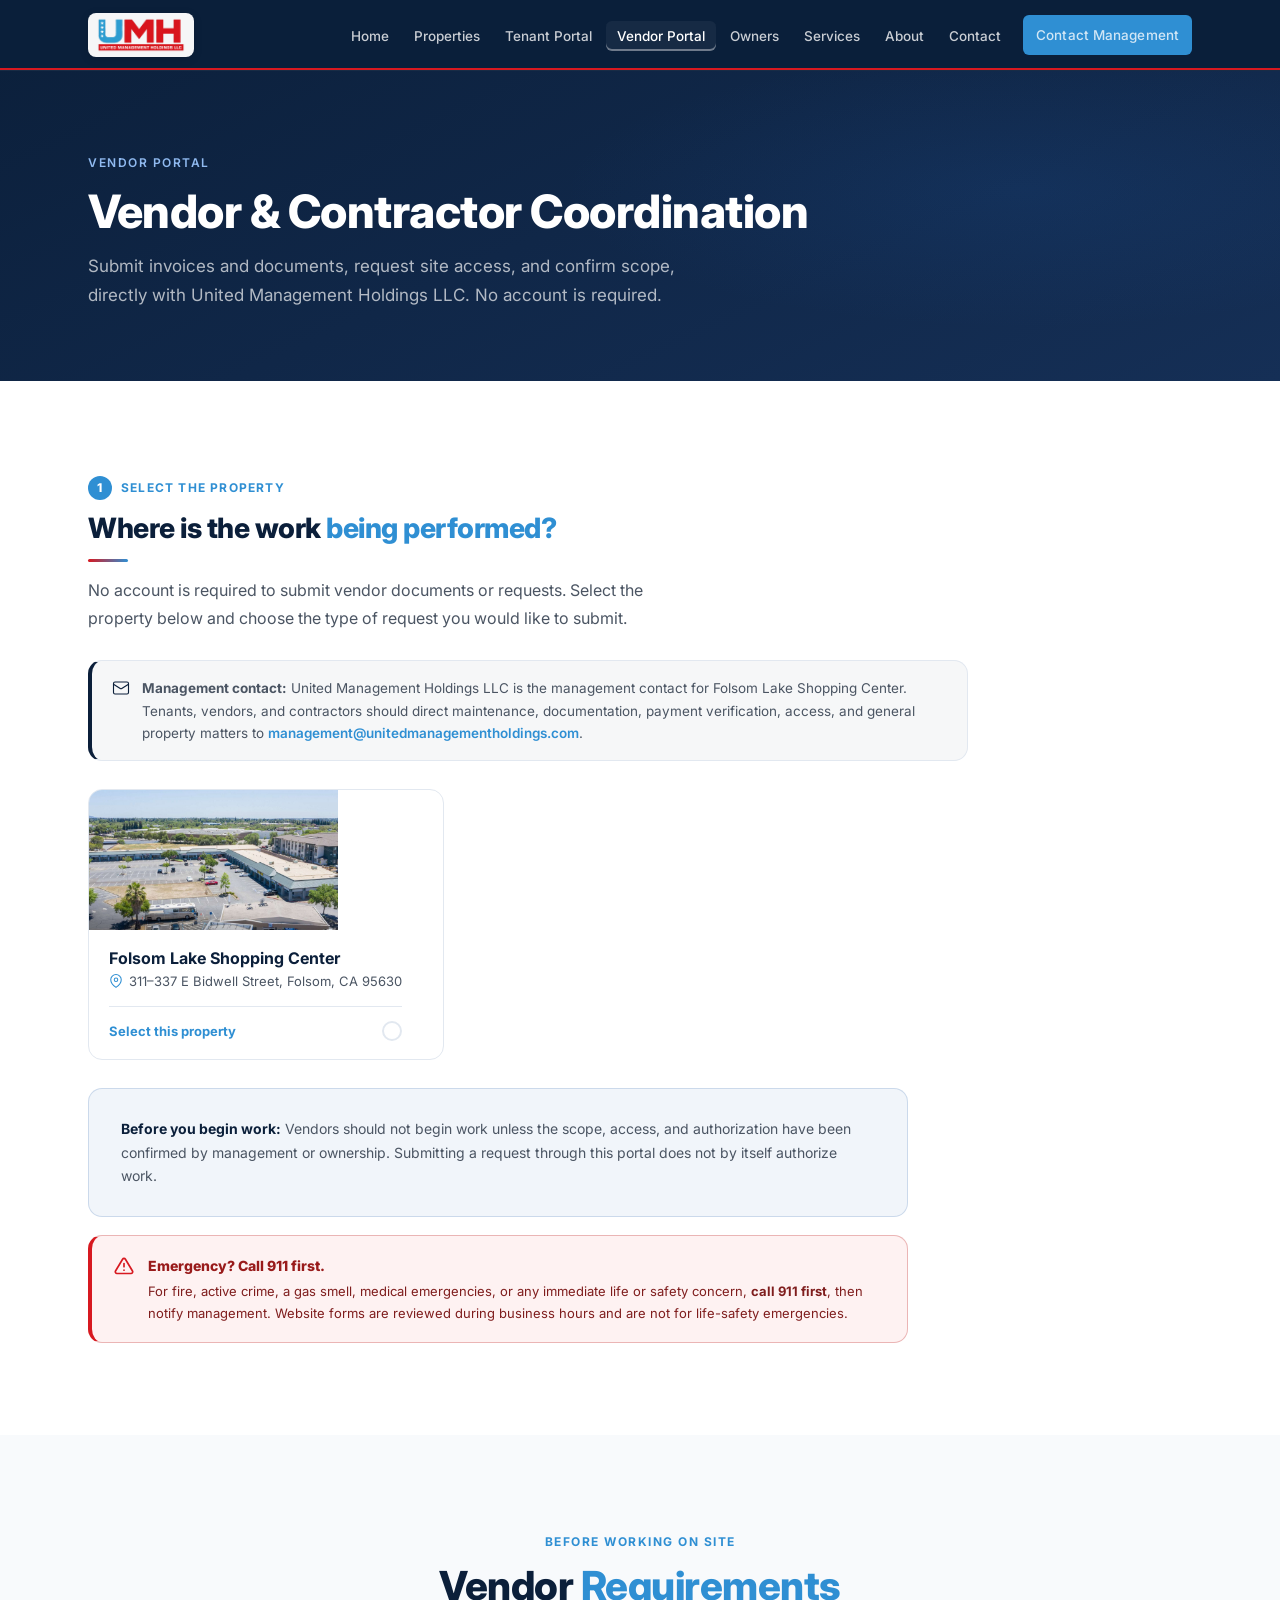
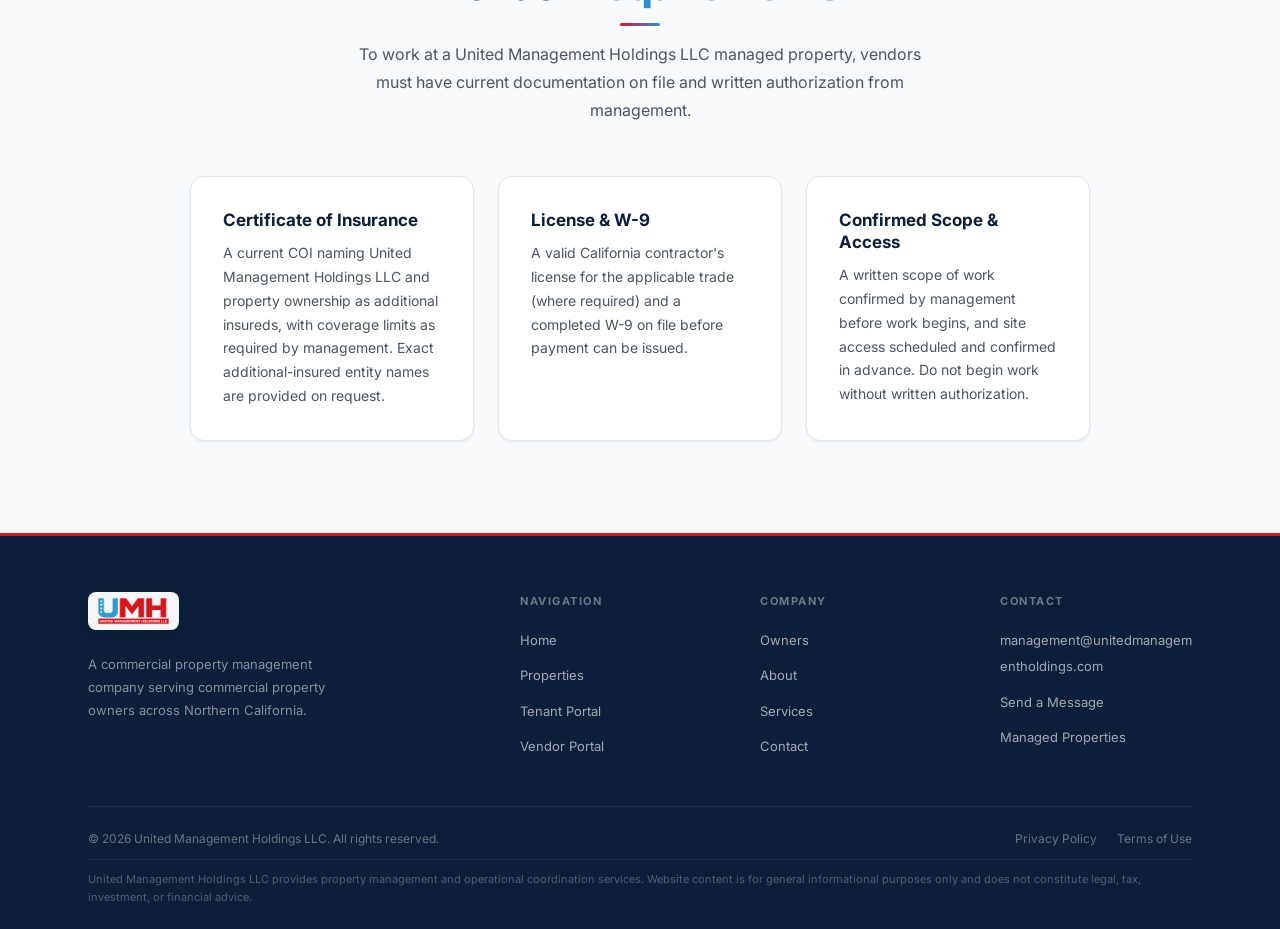
<file: vendor-portal.html>
<!DOCTYPE html>
<html lang="en">
<head>
  <meta charset="UTF-8" />
  <meta name="viewport" content="width=device-width, initial-scale=1.0" />
  <title>Vendor Portal | United Management Holdings LLC</title>
  <meta name="description" content="Vendor Portal for United Management Holdings LLC managed properties. Select the property where work is being performed, then submit an invoice, upload your W-9 or COI, request site access, confirm scope of work, or flag an urgent property issue. No account required." />
  <!-- Open Graph -->
  <meta property="og:type" content="website" />
  <meta property="og:title" content="Vendor Portal | United Management Holdings LLC" />
  <meta property="og:description" content="Select the property where work is being performed and submit vendor documents or requests to United Management Holdings LLC. No account required." />
  <meta property="og:url" content="https://www.unitedmanagementholdings.com/vendor-portal.html" />
  <meta property="og:site_name" content="United Management Holdings LLC" />
  <meta property="og:image" content="https://www.unitedmanagementholdings.com/assets/umh-og-folsom.jpg" />
  <meta name="twitter:card" content="summary_large_image" />
  <meta name="twitter:title" content="Vendor Portal | United Management Holdings LLC" />
  <meta name="twitter:description" content="Submit vendor documents or requests to United Management Holdings LLC. No account required." />
  <link rel="canonical" href="https://www.unitedmanagementholdings.com/vendor-portal.html" />
  <link rel="preconnect" href="https://fonts.googleapis.com" />
  <link rel="preconnect" href="https://fonts.gstatic.com" crossorigin />
  <link href="https://fonts.googleapis.com/css2?family=Inter:wght@400;500;600;700;800&display=swap" rel="stylesheet" />
  <link rel="stylesheet" href="css/style.css" />
  <link rel="icon" type="image/png" sizes="32x32" href="assets/favicon-32.png" />
  <link rel="apple-touch-icon" href="assets/apple-touch-icon.png" />
</head>
<body>

<nav class="navbar" id="navbar">
  <div class="container">
    <a href="index.html" class="site-logo" aria-label="United Management Holdings LLC, Home">
      <img src="assets/umh-logo-nav.png" alt="United Management Holdings LLC" class="site-logo-img" />
    </a>
    <ul class="nav-links" id="navLinks" role="navigation" aria-label="Main navigation">
      <li><a href="index.html">Home</a></li>
      <li><a href="properties.html">Properties</a></li>
      <li><a href="tenant-portal.html">Tenant Portal</a></li>
      <li><a href="vendor-portal.html" class="active">Vendor Portal</a></li>
      <li><a href="owners.html">Owners</a></li>
      <li><a href="services.html">Services</a></li>
      <li><a href="about.html">About</a></li>
      <li><a href="contact.html">Contact</a></li>
      <li class="nav-cta"><a href="contact.html" class="btn btn-primary btn-sm">Contact Management</a></li>
    </ul>
    <button class="hamburger" id="hamburger" aria-label="Open menu">
      <span></span><span></span><span></span>
    </button>
  </div>
</nav>

<section class="page-hero">
  <div class="container">
    <div class="page-hero-eyebrow">Vendor Portal</div>
    <h1>Vendor &amp; Contractor Coordination</h1>
    <p>Submit invoices and documents, request site access, and confirm scope, directly with United Management Holdings LLC. No account is required.</p>
  </div>
</section>

<!-- PORTAL -->
<div id="portal" data-portal="Vendor">

  <!-- STEP 1: SELECT PROPERTY -->
  <section class="section" id="portalSelect">
    <div class="container">
      <div class="step-label"><span class="step-num">1</span> Select the Property</div>
      <h2 class="section-title" style="font-size:28px;">Where is the work <em>being performed?</em></h2>
      <div class="accent-bar"></div>
      <p class="section-desc" style="margin-bottom:28px;">No account is required to submit vendor documents or requests. Select the property below and choose the type of request you would like to submit.</p>

      <div class="mgmt-notice" style="margin-bottom:28px;">
        <svg viewBox="0 0 24 24" fill="none" stroke="currentColor" stroke-width="1.5" stroke-linecap="round" stroke-linejoin="round"><rect x="2" y="4" width="20" height="16" rx="2"/><path d="m22 7-8.97 5.7a1.94 1.94 0 0 1-2.06 0L2 7"/></svg>
        <p><strong>Management contact:</strong> United Management Holdings LLC is the management contact for Folsom Lake Shopping Center. Tenants, vendors, and contractors should direct maintenance, documentation, payment verification, access, and general property matters to <a href="mailto:management@unitedmanagementholdings.com">management@unitedmanagementholdings.com</a>.</p>
      </div>

      <div class="property-select-grid">
        <button type="button" class="property-select-card" data-property="Folsom Lake Shopping Center">
          <div class="psc-photo"><img src="assets/folsom-property-main.jpg" alt="Folsom Lake Shopping Center" loading="lazy" /></div>
          <div class="psc-body">
            <div class="psc-name">Folsom Lake Shopping Center</div>
            <div class="psc-addr">
              <svg viewBox="0 0 24 24" fill="none" stroke="currentColor" stroke-width="1.8" stroke-linecap="round" stroke-linejoin="round"><path d="M21 10c0 7-9 13-9 13s-9-6-9-13a9 9 0 0 1 18 0z"/><circle cx="12" cy="10" r="3"/></svg>
              311–337 E Bidwell Street, Folsom, CA 95630
            </div>
            <div class="psc-select-row">Select this property <span class="psc-check"></span></div>
          </div>
        </button>
      </div>

      <!-- AUTHORIZATION NOTICE -->
      <div class="notice-box" style="margin-top:28px;max-width:820px;margin-bottom:0;">
        <p><strong>Before you begin work:</strong> Vendors should not begin work unless the scope, access, and authorization have been confirmed by management or ownership. Submitting a request through this portal does not by itself authorize work.</p>
      </div>

      <!-- EMERGENCY -->
      <div class="emergency-banner" style="margin-top:18px;max-width:820px;">
        <svg viewBox="0 0 24 24" fill="none" stroke="currentColor" stroke-width="2" stroke-linecap="round" stroke-linejoin="round"><path d="m10.29 3.86-8.47 14.14A2 2 0 0 0 3.53 21h16.94a2 2 0 0 0 1.71-3L13.71 3.86a2 2 0 0 0-3.42 0z"/><line x1="12" y1="9" x2="12" y2="13"/><line x1="12" y1="17" x2="12.01" y2="17"/></svg>
        <div>
          <h4>Emergency? Call 911 first.</h4>
          <p>For fire, active crime, a gas smell, medical emergencies, or any immediate life or safety concern, <strong>call 911 first</strong>, then notify management. Website forms are reviewed during business hours and are not for life-safety emergencies.</p>
        </div>
      </div>
    </div>
  </section>

  <!-- REVEALED AFTER PROPERTY SELECTED -->
  <div class="portal-reveal" id="portalReveal">

    <!-- STEP 2: CHOOSE ACTION -->
    <section class="section section-alt" id="portalActions">
      <div class="container">
        <div class="selected-property-bar" id="selectedPropertyBar">
          <svg viewBox="0 0 24 24" fill="none" stroke="currentColor" stroke-width="1.8" stroke-linecap="round" stroke-linejoin="round"><path d="M21 10c0 7-9 13-9 13s-9-6-9-13a9 9 0 0 1 18 0z"/><circle cx="12" cy="10" r="3"/></svg>
          <div>
            <div class="spb-label">Selected Property</div>
            <div class="spb-name" id="selectedPropertyName">Folsom Lake Shopping Center</div>
          </div>
          <button type="button" class="spb-change" id="changeProperty">Change</button>
        </div>

        <div class="step-label" style="margin-top:24px;"><span class="step-num">2</span> Choose a Request Type</div>
        <h2 class="section-title" style="font-size:28px;">What would you like <em>to submit?</em></h2>
        <div class="accent-bar"></div>

        <div class="portal-actions-grid">
          <button type="button" class="portal-action-card" data-action="invoice" data-label="Submit Invoice">
            <div class="pac-icon"><svg viewBox="0 0 24 24" fill="none" stroke="currentColor" stroke-width="1.7" stroke-linecap="round" stroke-linejoin="round"><path d="M14 2H6a2 2 0 0 0-2 2v16a2 2 0 0 0 2 2h12a2 2 0 0 0 2-2V8z"/><polyline points="14 2 14 8 20 8"/><line x1="12" y1="11" x2="12" y2="17"/><line x1="9" y1="14" x2="15" y2="14"/></svg></div>
            <div class="pac-title">Submit Invoice</div>
            <div class="pac-desc">Send invoice details for completed or authorized work. Attach the PDF by email.</div>
          </button>

          <button type="button" class="portal-action-card" data-action="w9" data-label="Upload W-9">
            <div class="pac-icon"><svg viewBox="0 0 24 24" fill="none" stroke="currentColor" stroke-width="1.7" stroke-linecap="round" stroke-linejoin="round"><path d="M14 2H6a2 2 0 0 0-2 2v16a2 2 0 0 0 2 2h12a2 2 0 0 0 2-2V8z"/><polyline points="14 2 14 8 20 8"/><line x1="16" y1="13" x2="8" y2="13"/><line x1="16" y1="17" x2="8" y2="17"/></svg></div>
            <div class="pac-title">Submit W-9</div>
            <div class="pac-desc">Provide your W-9 so management can set you up for payment. Email the form directly.</div>
          </button>

          <button type="button" class="portal-action-card" data-action="coi" data-label="Upload Certificate of Insurance">
            <div class="pac-icon"><svg viewBox="0 0 24 24" fill="none" stroke="currentColor" stroke-width="1.7" stroke-linecap="round" stroke-linejoin="round"><path d="M12 22s8-4 8-10V5l-8-3-8 3v7c0 6 8 10 8 10z"/><path d="m9 12 2 2 4-4"/></svg></div>
            <div class="pac-title">Submit Certificate of Insurance</div>
            <div class="pac-desc">Provide your COI naming the required additional insureds. Email the certificate.</div>
          </button>

          <button type="button" class="portal-action-card" data-action="access" data-label="Request Site Access">
            <div class="pac-icon"><svg viewBox="0 0 24 24" fill="none" stroke="currentColor" stroke-width="1.7" stroke-linecap="round" stroke-linejoin="round"><rect x="3" y="11" width="18" height="11" rx="2"/><path d="M7 11V7a5 5 0 0 1 10 0v4"/></svg></div>
            <div class="pac-title">Request Site Access</div>
            <div class="pac-desc">Request a scheduled date and time for site access. All access is confirmed in writing.</div>
          </button>

          <button type="button" class="portal-action-card" data-action="scope" data-label="Confirm Scope of Work">
            <div class="pac-icon"><svg viewBox="0 0 24 24" fill="none" stroke="currentColor" stroke-width="1.7" stroke-linecap="round" stroke-linejoin="round"><path d="M9 11l3 3L22 4"/><path d="M21 12v7a2 2 0 0 1-2 2H5a2 2 0 0 1-2-2V5a2 2 0 0 1 2-2h11"/></svg></div>
            <div class="pac-title">Confirm Scope of Work</div>
            <div class="pac-desc">Submit or confirm a written scope before work begins. Attach proposals by email.</div>
          </button>

          <button type="button" class="portal-action-card emergency" data-action="emergency" data-label="Urgent Property Issue">
            <div class="pac-icon"><svg viewBox="0 0 24 24" fill="none" stroke="currentColor" stroke-width="1.7" stroke-linecap="round" stroke-linejoin="round"><path d="m10.29 3.86-8.47 14.14A2 2 0 0 0 3.53 21h16.94a2 2 0 0 0 1.71-3L13.71 3.86a2 2 0 0 0-3.42 0z"/><line x1="12" y1="9" x2="12" y2="13"/><line x1="12" y1="17" x2="12.01" y2="17"/></svg></div>
            <div class="pac-title">Urgent Property Issue</div>
            <div class="pac-desc">Flag an urgent property issue you have observed on site. Not for life-safety emergencies, call 911 first.</div>
          </button>

          <button type="button" class="portal-action-card" data-action="general" data-label="General Vendor Question">
            <div class="pac-icon"><svg viewBox="0 0 24 24" fill="none" stroke="currentColor" stroke-width="1.7" stroke-linecap="round" stroke-linejoin="round"><path d="M21 15a2 2 0 0 1-2 2H7l-4 4V5a2 2 0 0 1 2-2h14a2 2 0 0 1 2 2z"/></svg></div>
            <div class="pac-title">General Vendor Question</div>
            <div class="pac-desc">Questions about coordination, documentation requirements, or payment status.</div>
          </button>
        </div>
      </div>
    </section>

    <!-- STEP 3: FORM -->
    <section class="section" id="portalForm">
      <div class="container">
        <div class="step-label"><span class="step-num">3</span> Submit Your Request</div>
        <h2 class="section-title" style="font-size:28px;"><span id="portalFormHeading">Vendor Request</span></h2>
        <div class="accent-bar"></div>

        <div style="max-width:720px;margin-top:8px;">
          <div class="form-card">
            <p class="form-sub">Your submission goes directly to United Management Holdings LLC management. Responses are provided in writing, typically within 1–2 business days.</p>

            <div class="doc-callout">
              <svg viewBox="0 0 24 24" fill="none" stroke="currentColor" stroke-width="1.8" stroke-linecap="round" stroke-linejoin="round"><path d="M21.44 11.05l-9.19 9.19a6 6 0 0 1-8.49-8.49l9.19-9.19a4 4 0 0 1 5.66 5.66l-9.2 9.19a2 2 0 0 1-2.83-2.83l8.49-8.48"/></svg>
              <span><strong>Submitting an invoice, W-9, COI, proposal, or photos?</strong> Complete this form first, then email the file(s) to <a href="mailto:management@unitedmanagementholdings.com">management@unitedmanagementholdings.com</a> with your company name and the property in the subject line.</span>
            </div>

            <form id="contactForm" action="https://formspree.io/f/mzdqjydn" method="POST">
              <input type="hidden" name="property" id="propertyField" value="" />
              <input type="hidden" name="_subject" id="formSubject" value="UMH Vendor Portal Request" />

              <div class="form-group">
                <label for="company">Vendor Company *</label>
                <input type="text" id="company" name="vendorCompany" placeholder="Your company name" required />
              </div>

              <div class="form-row">
                <div class="form-group">
                  <label for="firstName">Contact First Name *</label>
                  <input type="text" id="firstName" name="firstName" placeholder="First name" required />
                </div>
                <div class="form-group">
                  <label for="lastName">Contact Last Name *</label>
                  <input type="text" id="lastName" name="lastName" placeholder="Last name" required />
                </div>
              </div>

              <div class="form-row">
                <div class="form-group">
                  <label for="email">Email Address *</label>
                  <input type="email" id="email" name="email" placeholder="your@email.com" required />
                </div>
                <div class="form-group">
                  <label for="phone">Phone Number</label>
                  <input type="tel" id="phone" name="phone" placeholder="(for callbacks)" />
                </div>
              </div>

              <div class="form-group">
                <label for="requestType">Request Type *</label>
                <select id="requestType" name="requestType" required>
                  <option value="" disabled selected>Select a request type</option>
                  <option value="invoice">Submit Invoice</option>
                  <option value="w9">Submit W-9</option>
                  <option value="coi">Submit Certificate of Insurance</option>
                  <option value="access">Request Site Access</option>
                  <option value="scope">Confirm Scope of Work</option>
                  <option value="emergency">Urgent Property Issue</option>
                  <option value="general">General Vendor Question</option>
                </select>
              </div>

              <!-- Invoice-only fields -->
              <div data-cond="invoice">
                <div class="form-row">
                  <div class="form-group">
                    <label for="invoiceNumber">Invoice Number</label>
                    <input type="text" id="invoiceNumber" name="invoiceNumber" placeholder="e.g. INV-1042" />
                  </div>
                  <div class="form-group">
                    <label for="invoiceDate">Invoice Date</label>
                    <input type="date" id="invoiceDate" name="invoiceDate" />
                  </div>
                </div>
                <div class="form-group">
                  <label for="invoiceAmount">Invoice Amount (USD)</label>
                  <input type="text" id="invoiceAmount" name="invoiceAmount" placeholder="e.g. $1,250.00" />
                </div>
              </div>

              <!-- Access-only field -->
              <div class="form-group" data-cond="access">
                <label for="accessDateTime">Requested Access Date / Time</label>
                <input type="text" id="accessDateTime" name="accessDateTime" placeholder="e.g. Tue June 18, 8:00–10:00 AM" />
              </div>

              <div class="form-row">
                <div class="form-group">
                  <label for="suite">Suite / Common Area</label>
                  <input type="text" id="suite" name="suiteOrArea" placeholder="e.g. Suite 325 or parking lot" />
                </div>
                <div class="form-group">
                  <label for="urgency">Urgency</label>
                  <select id="urgency" name="urgency">
                    <option value="standard" selected>Standard: 1 to 2 business days</option>
                    <option value="urgent">Urgent: time-sensitive matter</option>
                    <option value="emergency">Life-safety emergency? Call 911 first</option>
                  </select>
                </div>
              </div>

              <div class="form-group">
                <label for="message">Work Performed / Description *</label>
                <textarea id="message" name="message" placeholder="Describe the work performed, the scope, or your request in detail." required></textarea>
              </div>

              <input type="text" name="_gotcha" style="display:none;" />
              <button type="submit" class="btn btn-primary btn-lg form-submit">Submit Request →</button>
              <p class="form-note"><svg width="13" height="13" viewBox="0 0 24 24" fill="none" stroke="currentColor" stroke-width="2" stroke-linecap="round" stroke-linejoin="round" style="display:inline;vertical-align:-2px;margin-right:5px;"><rect x="3" y="11" width="18" height="11" rx="2"/><path d="M7 11V7a5 5 0 0 1 10 0v4"/></svg>Your information is used only to process your request. United Management Holdings LLC does not share contact information with third parties.</p>
              <div class="form-success" id="formSuccess"><svg width="14" height="14" viewBox="0 0 24 24" fill="none" stroke="currentColor" stroke-width="2" stroke-linecap="round" stroke-linejoin="round" style="display:inline;vertical-align:-2px;margin-right:5px;"><path d="M22 11.08V12a10 10 0 1 1-5.93-9.14"/><polyline points="22 4 12 14.01 9 11.01"/></svg>Your request has been received. United Management Holdings LLC will respond within 1–2 business days. Remember to email any invoice, W-9, COI, or proposal to management@unitedmanagementholdings.com.</div>
            </form>
          </div>
        </div>
      </div>
    </section>
  </div>
</div>

<!-- VENDOR REQUIREMENTS -->
<section class="section section-alt">
  <div class="container">
    <div class="section-header centered">
      <div class="section-eyebrow">Before Working On Site</div>
      <h2 class="section-title">Vendor <em>Requirements</em></h2>
      <div class="accent-bar centered"></div>
      <p class="section-desc" style="margin:0 auto;">To work at a United Management Holdings LLC managed property, vendors must have current documentation on file and written authorization from management.</p>
    </div>
    <div class="services-grid" style="grid-template-columns:repeat(auto-fill,minmax(280px,1fr));max-width:900px;margin:0 auto;">
      <div class="service-card reveal">
        <h3>Certificate of Insurance</h3>
        <p>A current COI naming United Management Holdings LLC and property ownership as additional insureds, with coverage limits as required by management. Exact additional-insured entity names are provided on request.</p>
      </div>
      <div class="service-card reveal">
        <h3>License &amp; W-9</h3>
        <p>A valid California contractor's license for the applicable trade (where required) and a completed W-9 on file before payment can be issued.</p>
      </div>
      <div class="service-card reveal">
        <h3>Confirmed Scope &amp; Access</h3>
        <p>A written scope of work confirmed by management before work begins, and site access scheduled and confirmed in advance. Do not begin work without written authorization.</p>
      </div>
    </div>
  </div>
</section>

<footer class="footer">
  <div class="container">
    <div class="footer-grid">
      <div class="footer-brand">
        <a href="index.html" class="site-logo footer-site-logo">
          <img src="assets/umh-logo-nav.png" alt="United Management Holdings LLC" class="site-logo-img" />
        </a>
        <p>A commercial property management company serving commercial property owners across Northern California.</p>
      </div>
      <div class="footer-col">
        <h5>Navigation</h5>
        <ul>
          <li><a href="index.html">Home</a></li>
          <li><a href="properties.html">Properties</a></li>
          <li><a href="tenant-portal.html">Tenant Portal</a></li>
          <li><a href="vendor-portal.html">Vendor Portal</a></li>
        </ul>
      </div>
      <div class="footer-col">
        <h5>Company</h5>
        <ul>
          <li><a href="owners.html">Owners</a></li>
          <li><a href="about.html">About</a></li>
          <li><a href="services.html">Services</a></li>
          <li><a href="contact.html">Contact</a></li>
        </ul>
      </div>
      <div class="footer-col">
        <h5>Contact</h5>
        <ul>
          <li><a href="mailto:management@unitedmanagementholdings.com">management@unitedmanagementholdings.com</a></li>
          <li><a href="contact.html">Send a Message</a></li>
          <li><a href="properties.html">Managed Properties</a></li>
        </ul>
      </div>
    </div>
    <div class="footer-bottom">
      <div class="footer-bottom-top">
        <span class="footer-copy">&copy; 2026 United Management Holdings LLC. All rights reserved.</span>
        <div class="footer-links">
          <a href="privacy.html">Privacy Policy</a>
          <a href="terms.html">Terms of Use</a>
        </div>
      </div>
      <p class="footer-disclaimer">United Management Holdings LLC provides property management and operational coordination services. Website content is for general informational purposes only and does not constitute legal, tax, investment, or financial advice.</p>
    </div>
  </div>
</footer>
<script src="js/main.js"></script>
</body>
</html>
</file>
<file: css/style.css>
/* ============================================================
   United Management Holdings LLC — Main Stylesheet
   Brand: UMH | Commercial Property Management & Asset Operations
   Palette: Navy #0B1F3A | Blue #2F8FD3 | Red #D71920 | #F8FAFC
   ============================================================ */

/* --- Reset & Variables --- */
*, *::before, *::after { box-sizing: border-box; margin: 0; padding: 0; }

:root {
  --navy:        #0B1F3A;
  --navy-mid:    #152F56;
  --blue:        #2F8FD3;
  --blue-light:  #35A9E6;
  --red:         #D71920;
  --red-light:   #EF2A2A;
  --bg:          #F8FAFC;
  --white:       #FFFFFF;
  --border:      #E2E8F0;
  --text:        #111827;
  --text-sec:    #4B5563;
  --text-light:  #6B7280;
  --shadow-sm:   0 1px 3px rgba(11,31,58,0.08);
  --shadow:      0 4px 20px rgba(11,31,58,0.10);
  --shadow-lg:   0 12px 40px rgba(11,31,58,0.14);
  --radius:      8px;
  --radius-lg:   14px;
  --radius-xl:   20px;
  --transition:  0.22s ease;
  --max-width:   1160px;
}

html { scroll-behavior: smooth; overflow-x: hidden; max-width: 100%; }
body {
  font-family: 'Inter', 'Segoe UI', -apple-system, Arial, sans-serif;
  color: var(--text);
  background: var(--white);
  line-height: 1.65;
  font-size: 16px;
  -webkit-font-smoothing: antialiased;
  overflow-x: hidden;
  max-width: 100%;
}
a { text-decoration: none; color: inherit; }
img { max-width: 100%; display: block; }
ul { list-style: none; }

/* ---- Global overflow protection (individual rules below can override max-width) ---- */
.container,
.hero,
.hero-grid,
.quick-links-grid,
.services-grid,
.property-location-card,
.form-card,
.service-card,
.quick-link-card,
.notice-board,
.callout-panel,
.info-panel,
.footer-grid {
  max-width: 100%;
}

/* ---- Long text / email link wrapping ---- */
a,
p,
.cib-value,
.property-contact-bar a,
.footer-col a,
.hero-note,
.form-note {
  overflow-wrap: anywhere;
}

.container {
  max-width: var(--max-width);
  margin: 0 auto;
  padding: 0 28px;
}

/* ===================== SITE LOGO (image) ===================== */
.site-logo {
  display: inline-flex;
  align-items: center;
  gap: 12px;
  text-decoration: none;
  flex-shrink: 0;
}
.site-logo-img {
  height: 44px;
  width: auto;
  display: block;
}
.navbar .site-logo-img,
.footer .site-logo-img {
  background: rgba(255,255,255,0.96);
  padding: 5px 9px;
  border-radius: 8px;
  box-shadow: 0 2px 10px rgba(0,0,0,0.12);
}
.site-logo-text { display: flex; flex-direction: column; }
.site-logo-name {
  font-size: 15px;
  font-weight: 700;
  color: var(--white);
  letter-spacing: -0.2px;
  line-height: 1.15;
}
.site-logo-sub {
  font-size: 10px;
  font-weight: 500;
  color: rgba(255,255,255,0.55);
  letter-spacing: 0.8px;
  text-transform: uppercase;
  margin-top: 1px;
}
.footer-site-logo .site-logo-img { height: 38px; }

/* ===================== BUTTONS ===================== */
.btn {
  display: inline-flex;
  align-items: center;
  gap: 8px;
  padding: 12px 26px;
  border-radius: var(--radius);
  font-weight: 600;
  font-size: 14px;
  cursor: pointer;
  transition: all var(--transition);
  border: 2px solid transparent;
  white-space: nowrap;
  letter-spacing: 0.1px;
}
.btn-primary {
  background: var(--blue);
  color: var(--white);
}
.btn-primary:hover {
  background: var(--blue-light);
  transform: translateY(-1px);
  box-shadow: 0 6px 18px rgba(30,90,168,0.30);
}
.btn-outline-white {
  background: transparent;
  border-color: rgba(255,255,255,0.45);
  color: var(--white);
}
.btn-outline-white:hover {
  background: rgba(255,255,255,0.10);
  border-color: rgba(255,255,255,0.75);
}
.btn-outline-navy {
  background: transparent;
  border-color: var(--navy);
  color: var(--navy);
}
.btn-outline-navy:hover {
  background: var(--navy);
  color: var(--white);
  transform: translateY(-1px);
}
.btn-red {
  background: var(--red);
  color: var(--white);
}
.btn-red:hover {
  background: var(--red-light);
  transform: translateY(-1px);
  box-shadow: 0 6px 18px rgba(185,28,28,0.28);
}
.btn-ghost {
  background: rgba(255,255,255,0.08);
  border-color: rgba(255,255,255,0.2);
  color: var(--white);
}
.btn-ghost:hover {
  background: rgba(255,255,255,0.15);
  border-color: rgba(255,255,255,0.4);
}
.btn-sm { padding: 9px 18px; font-size: 13px; }
.btn-lg { padding: 15px 34px; font-size: 15px; }

/* ===================== NAVBAR ===================== */
.navbar {
  position: fixed;
  top: 0; left: 0; right: 0;
  z-index: 1000;
  background: rgba(11,31,58,0.97);
  backdrop-filter: blur(10px);
  border-bottom: 1px solid rgba(255,255,255,0.06);
  transition: background var(--transition), box-shadow var(--transition);
}
.navbar::after {
  content: '';
  position: absolute;
  bottom: 0; left: 0; right: 0;
  height: 2px;
  background: var(--red);
  z-index: 1;
}
.navbar.scrolled {
  background: rgba(11,31,58,0.99);
  box-shadow: 0 2px 20px rgba(0,0,0,0.2);
}
.navbar .container {
  display: flex;
  align-items: center;
  justify-content: space-between;
  height: 70px;
}
.nav-links {
  display: flex;
  align-items: center;
  gap: 3px;
}
.nav-links a {
  color: rgba(255,255,255,0.78);
  font-size: 13.5px;
  font-weight: 500;
  padding: 7px 11px;
  border-radius: 6px;
  white-space: nowrap;
  transition: all var(--transition);
}
.nav-links a:hover {
  color: var(--white);
  background: rgba(255,255,255,0.08);
}
.nav-links a.active {
  color: var(--white);
  background: rgba(255,255,255,0.05);
  box-shadow: inset 0 -2px 0 rgba(255,255,255,0.38);
}
.nav-cta { margin-left: 8px; }
.hamburger {
  display: none;
  flex-direction: column;
  gap: 5px;
  cursor: pointer;
  padding: 8px 9px;
  border-radius: 6px;
  background: rgba(255,255,255,0.08);
  border: 1px solid rgba(255,255,255,0.18);
}
.hamburger:hover {
  background: rgba(255,255,255,0.14);
}
.hamburger span {
  display: block;
  width: 22px;
  height: 2px;
  background: #FFFFFF;
  border-radius: 2px;
  transition: all var(--transition);
}

@media (max-width: 1024px) {
  .hamburger { display: flex; }
  .nav-links {
    display: none;
    position: absolute;
    top: 70px; left: 0; right: 0;
    background: var(--navy);
    flex-direction: column;
    align-items: stretch;
    padding: 16px 24px 24px;
    gap: 4px;
    border-bottom: 1px solid rgba(255,255,255,0.08);
  }
  .nav-links.open { display: flex; }
  .nav-links a { padding: 11px 14px; border-radius: 6px; }
  .nav-cta { margin: 8px 0 0; }
  .nav-cta .btn { width: 100%; justify-content: center; }
}

/* ===================== PAGE HEROES ===================== */
.hero {
  min-height: 100vh;
  background: linear-gradient(135deg, #FFFFFF 0%, #F8FAFC 52%, #EEF4FB 100%);
  display: flex;
  align-items: center;
  padding: 110px 0 80px;
  position: relative;
  overflow: hidden;
}
.hero::before {
  content: '';
  position: absolute;
  inset: 0;
  background:
    radial-gradient(ellipse 45% 45% at 85% 15%, rgba(30,90,168,0.08) 0%, transparent 60%),
    radial-gradient(ellipse 40% 40% at 8% 85%, rgba(185,28,28,0.08) 0%, transparent 62%);
}
.hero-grid {
  position: relative; z-index: 1;
  display: grid;
  grid-template-columns: 1fr 420px;
  gap: 64px;
  align-items: center;
}
.hero-eyebrow {
  display: inline-flex;
  align-items: center;
  gap: 8px;
  background: rgba(11,31,58,0.04);
  border: 1px solid rgba(11,31,58,0.10);
  color: var(--navy);
  padding: 5px 14px;
  border-radius: 100px;
  font-size: 12px;
  font-weight: 600;
  letter-spacing: 0.8px;
  text-transform: uppercase;
  margin-bottom: 22px;
  max-width: 100%;
}
.hero-eyebrow::before {
  content: '';
  width: 6px; height: 6px;
  background: var(--red);
  border-radius: 50%;
  flex-shrink: 0;
}
.hero h1 {
  font-size: clamp(32px, 4.5vw, 54px);
  font-weight: 800;
  color: var(--navy);
  line-height: 1.10;
  margin-bottom: 20px;
  letter-spacing: -1px;
}
.hero h1 em {
  font-style: normal;
  color: var(--blue);
}
.hero-desc {
  font-size: 17px;
  color: var(--text-sec);
  line-height: 1.75;
  max-width: 520px;
  margin-bottom: 36px;
}
.hero-btns { display: flex; gap: 14px; flex-wrap: wrap; }
.hero-divider {
  width: 100%;
  height: 1px;
  background: var(--border);
  margin: 40px 0 28px;
}
.hero-note {
  font-size: 13px;
  color: var(--text-light);
  line-height: 1.6;
  max-width: 460px;
}
.hero-note a {
  color: var(--blue);
}

/* Hero ghost button override for light background */
.hero .btn-ghost {
  background: rgba(11,31,58,0.04);
  border-color: rgba(11,31,58,0.22);
  color: var(--navy);
}
.hero .btn-ghost:hover {
  background: rgba(11,31,58,0.08);
  border-color: rgba(11,31,58,0.35);
}

/* Hero info card */
.hero-card {
  background: rgba(11,31,58,0.97);
  border: 1px solid rgba(255,255,255,0.09);
  border-top: 3px solid var(--red);
  border-radius: var(--radius-xl);
  overflow: hidden;
  box-shadow: 0 8px 36px rgba(11,31,58,0.24);
}
.hero-card-header {
  background: rgba(255,255,255,0.06);
  border-bottom: 1px solid rgba(255,255,255,0.10);
  padding: 20px 28px;
}
.hero-card-header h3 {
  font-size: 14px;
  font-weight: 700;
  color: rgba(255,255,255,0.95);
  letter-spacing: 0.3px;
}
.hero-card-header p {
  font-size: 12px;
  color: rgba(255,255,255,0.52);
  margin-top: 2px;
}
.hero-card-body { padding: 8px 0; }
.hero-card-item {
  display: flex;
  align-items: flex-start;
  gap: 14px;
  padding: 16px 28px;
  border-bottom: 1px solid rgba(255,255,255,0.09);
  transition: background var(--transition);
}
.hero-card-item:last-child { border-bottom: none; }
.hero-card-item:hover { background: rgba(255,255,255,0.05); }
.hci-icon {
  width: 36px; height: 36px;
  background: rgba(47,143,211,0.32);
  color: rgba(255,255,255,0.95);
  border-radius: 7px;
  display: flex; align-items: center; justify-content: center;
  font-size: 16px;
  flex-shrink: 0;
  margin-top: 1px;
}
.hci-text strong {
  display: block;
  font-size: 13px;
  font-weight: 600;
  color: rgba(255,255,255,0.95);
  margin-bottom: 2px;
}
.hci-text span {
  font-size: 12px;
  color: rgba(255,255,255,0.58);
  line-height: 1.4;
}

@media (max-width: 960px) {
  .hero-grid { grid-template-columns: 1fr; gap: 48px; }
  .hero-card { display: none; }
}

/* Page hero (inner pages) */
.page-hero {
  background: linear-gradient(155deg, var(--navy) 0%, var(--navy-mid) 100%);
  padding: 148px 0 72px;
  position: relative;
  overflow: hidden;
}
.page-hero::before {
  content: '';
  position: absolute;
  inset: 0;
  background: radial-gradient(ellipse 60% 60% at 80% 50%, rgba(30,90,168,0.15) 0%, transparent 60%);
}
.page-hero .container { position: relative; z-index: 1; }
.page-hero-eyebrow {
  display: inline-block;
  color: #90BAF0;
  font-size: 12px;
  font-weight: 600;
  letter-spacing: 1.5px;
  text-transform: uppercase;
  margin-bottom: 12px;
}
.page-hero h1 {
  font-size: clamp(28px, 4vw, 46px);
  font-weight: 800;
  color: var(--white);
  line-height: 1.15;
  margin-bottom: 14px;
  letter-spacing: -0.5px;
}
.page-hero p {
  font-size: 17px;
  color: rgba(255,255,255,0.68);
  max-width: 600px;
  line-height: 1.7;
}

/* ===================== SECTIONS ===================== */
.section { padding: 92px 0; }
.section-alt { background: var(--bg); }
.section-border-top { border-top: 1px solid var(--border); }

.section-eyebrow {
  display: inline-block;
  color: var(--blue);
  font-size: 12px;
  font-weight: 700;
  letter-spacing: 1.5px;
  text-transform: uppercase;
  margin-bottom: 10px;
}
.section-title {
  font-size: clamp(26px, 3.5vw, 40px);
  font-weight: 800;
  color: var(--navy);
  line-height: 1.18;
  margin-bottom: 14px;
  letter-spacing: -0.5px;
}
.section-title em { font-style: normal; color: var(--blue); }
.section-desc {
  font-size: 16px;
  color: var(--text-sec);
  max-width: 580px;
  line-height: 1.75;
}
.section-header { margin-bottom: 52px; }
.section-header.centered { text-align: center; }
.section-header.centered .section-desc { margin: 0 auto; }
.accent-bar {
  width: 40px; height: 3px;
  background: linear-gradient(90deg, var(--red) 0%, var(--blue) 100%);
  border-radius: 2px;
  margin: 14px 0;
}
.accent-bar.centered { margin: 14px auto; }

/* ===================== ABOUT STRIP ===================== */
.about-strip {
  background: var(--navy);
  padding: 64px 0;
}
.about-strip-grid {
  display: grid;
  grid-template-columns: 1fr 1px 1fr;
  gap: 0;
  align-items: center;
}
.about-strip-divider { background: rgba(255,255,255,0.10); height: 100%; }
.about-strip-col { padding: 0 48px; }
.about-strip-col:first-child { padding-left: 0; }
.about-strip-col:last-child { padding-right: 0; }
.about-strip p {
  font-size: 16px;
  color: rgba(255,255,255,0.72);
  line-height: 1.75;
}
.about-strip h3 {
  font-size: 18px;
  font-weight: 700;
  color: var(--white);
  margin-bottom: 12px;
}
@media (max-width: 760px) {
  .about-strip-grid { grid-template-columns: 1fr; }
  .about-strip-divider { display: none; }
  .about-strip-col { padding: 28px 0; border-bottom: 1px solid rgba(255,255,255,0.1); }
  .about-strip-col:last-child { border-bottom: none; }
}

/* ===================== SERVICE CARDS ===================== */
.services-grid {
  display: grid;
  grid-template-columns: repeat(auto-fill, minmax(310px, 1fr));
  gap: 24px;
}
.service-card {
  background: var(--white);
  border: 1px solid var(--border);
  border-radius: var(--radius-lg);
  padding: 32px;
  transition: all var(--transition);
  position: relative;
  box-shadow: var(--shadow-sm);
}
.service-card:hover {
  border-color: var(--blue);
  box-shadow: var(--shadow);
  transform: translateY(-3px);
}
.service-card-num {
  font-size: 11px;
  font-weight: 700;
  letter-spacing: 1.5px;
  color: var(--text-light);
  text-transform: uppercase;
  margin-bottom: 20px;
}
.service-icon-wrap {
  width: 50px; height: 50px;
  background: linear-gradient(135deg, var(--navy), var(--navy-mid));
  border-radius: 10px;
  display: flex; align-items: center; justify-content: center;
  font-size: 22px;
  margin-bottom: 20px;
}
.service-card h3 {
  font-size: 17px;
  font-weight: 700;
  color: var(--navy);
  margin-bottom: 10px;
  line-height: 1.3;
}
.service-card p {
  font-size: 14px;
  color: var(--text-sec);
  line-height: 1.7;
}
.service-card-footer {
  margin-top: 22px;
  padding-top: 18px;
  border-top: 1px solid var(--border);
}
.service-card-tags {
  display: flex;
  flex-wrap: wrap;
  gap: 7px;
}
.tag {
  font-size: 11px;
  font-weight: 600;
  color: var(--blue);
  background: rgba(30,90,168,0.08);
  padding: 4px 10px;
  border-radius: 100px;
  letter-spacing: 0.2px;
}

/* ===================== FEATURE LIST ===================== */
.feature-list { display: flex; flex-direction: column; gap: 20px; }
.feature-item { display: flex; gap: 16px; align-items: flex-start; }
.feature-check {
  width: 28px; height: 28px;
  background: rgba(30,90,168,0.10);
  border-radius: 50%;
  display: flex; align-items: center; justify-content: center;
  flex-shrink: 0;
  margin-top: 1px;
}
.feature-check::after { content: '✓'; font-size: 13px; font-weight: 700; color: var(--blue); }
.feature-item h4 { font-size: 15px; font-weight: 700; color: var(--navy); margin-bottom: 3px; }
.feature-item p { font-size: 14px; color: var(--text-sec); line-height: 1.6; }

/* ===================== TWO-COL LAYOUT ===================== */
.two-col {
  display: grid;
  grid-template-columns: 1fr 1fr;
  gap: 72px;
  align-items: start;
}
.two-col.align-center { align-items: center; }
@media (max-width: 860px) {
  .two-col { grid-template-columns: 1fr; gap: 48px; }
}

/* ===================== CALLOUT PANEL ===================== */
.callout-panel {
  background: var(--navy);
  border-radius: var(--radius-xl);
  padding: 44px;
}
.callout-panel h3 {
  font-size: 20px;
  font-weight: 700;
  color: var(--white);
  margin-bottom: 8px;
}
.callout-panel p {
  font-size: 14px;
  color: rgba(255,255,255,0.65);
  line-height: 1.7;
  margin-bottom: 0;
}
.callout-panel .list { display: flex; flex-direction: column; gap: 12px; margin-top: 22px; }
.callout-panel .list li {
  display: flex; gap: 10px;
  font-size: 14px;
  color: rgba(255,255,255,0.78);
  line-height: 1.5;
}
.callout-panel .list li::before {
  content: '→';
  color: #90BAF0;
  flex-shrink: 0;
  font-weight: 600;
}

/* Info panel (on bg) */
.info-panel {
  background: var(--bg);
  border: 1px solid var(--border);
  border-radius: var(--radius-xl);
  padding: 40px;
}
.info-panel h3 { font-size: 18px; font-weight: 700; color: var(--navy); margin-bottom: 16px; }
.info-panel p { font-size: 14px; color: var(--text-sec); line-height: 1.7; }
.info-panel .alert {
  background: rgba(185,28,28,0.06);
  border: 1px solid rgba(185,28,28,0.15);
  border-radius: var(--radius);
  padding: 14px 18px;
  margin-top: 18px;
  font-size: 13px;
  color: var(--red);
  font-weight: 500;
  line-height: 1.5;
}

/* ===================== CONTACT SECTION ===================== */
.contact-layout {
  display: grid;
  grid-template-columns: 1fr 1.45fr;
  gap: 64px;
  align-items: start;
}
@media (max-width: 860px) {
  .contact-layout { grid-template-columns: 1fr; gap: 48px; }
}
.contact-info-block {
  display: flex;
  align-items: flex-start;
  gap: 16px;
  padding: 22px 0;
  border-bottom: 1px solid var(--border);
}
.contact-info-block:last-of-type { border-bottom: none; }
.cib-icon {
  width: 44px; height: 44px;
  background: linear-gradient(135deg, var(--navy), var(--navy-mid));
  border-radius: 10px;
  display: flex; align-items: center; justify-content: center;
  font-size: 18px;
  flex-shrink: 0;
}
.cib-label { font-size: 11px; font-weight: 700; color: var(--text-light); text-transform: uppercase; letter-spacing: 1px; }
.cib-value { font-size: 15px; font-weight: 600; color: var(--navy); margin-top: 3px; }
.cib-sub { font-size: 13px; color: var(--text-sec); margin-top: 2px; }

/* Contact form card */
.form-card {
  background: var(--white);
  border: 1px solid var(--border);
  border-radius: var(--radius-xl);
  padding: 44px;
  box-shadow: var(--shadow);
}
.form-card h3 { font-size: 20px; font-weight: 800; color: var(--navy); margin-bottom: 6px; }
.form-card .form-sub { font-size: 14px; color: var(--text-sec); margin-bottom: 30px; }
.form-row { display: grid; grid-template-columns: 1fr 1fr; gap: 18px; }
.form-group { margin-bottom: 18px; }
.form-group label {
  display: block;
  font-size: 13px;
  font-weight: 600;
  color: var(--navy);
  margin-bottom: 7px;
  letter-spacing: 0.1px;
}
.form-group input,
.form-group select,
.form-group textarea {
  width: 100%;
  padding: 11px 15px;
  border: 1.5px solid var(--border);
  border-radius: var(--radius);
  font-size: 14px;
  color: var(--text);
  background: var(--bg);
  font-family: inherit;
  outline: none;
  transition: border-color var(--transition), box-shadow var(--transition), background var(--transition);
}
.form-group input:focus,
.form-group select:focus,
.form-group textarea:focus {
  border-color: var(--blue);
  background: var(--white);
  box-shadow: 0 0 0 3px rgba(30,90,168,0.10);
}
.form-group textarea { resize: vertical; min-height: 120px; }
.form-submit { width: 100%; justify-content: center; margin-top: 6px; }
.form-note { font-size: 12px; color: var(--text-light); text-align: center; margin-top: 12px; line-height: 1.5; }
.form-success {
  background: #dcfce7;
  border: 1px solid #86efac;
  color: #166534;
  padding: 14px 18px;
  border-radius: var(--radius);
  margin-top: 16px;
  display: none;
  font-size: 14px;
  line-height: 1.5;
}
/* 600px mobile rules consolidated at end of file */

/* ===================== TENANT RESOURCE CARDS ===================== */
.resource-grid {
  display: grid;
  grid-template-columns: repeat(auto-fill, minmax(280px, 1fr));
  gap: 20px;
}
.resource-card {
  background: var(--white);
  border: 1px solid var(--border);
  border-radius: var(--radius-lg);
  padding: 28px;
  transition: all var(--transition);
}
.resource-card:hover {
  border-color: var(--blue);
  box-shadow: var(--shadow-sm);
}
.resource-card-icon {
  font-size: 28px;
  margin-bottom: 14px;
}
.resource-card h4 { font-size: 15px; font-weight: 700; color: var(--navy); margin-bottom: 8px; }
.resource-card p { font-size: 13px; color: var(--text-sec); line-height: 1.65; }
.resource-card .rc-action {
  margin-top: 16px;
  font-size: 13px;
  font-weight: 600;
  color: var(--blue);
  display: flex;
  align-items: center;
  gap: 5px;
}
.resource-card .rc-action::after { content: '→'; }

/* ===================== CTA BANNER ===================== */
.cta-banner {
  background: linear-gradient(135deg, var(--navy) 0%, var(--navy-mid) 100%);
  padding: 80px 0;
  position: relative;
  overflow: hidden;
}
.cta-banner::before {
  content: '';
  position: absolute;
  inset: 0;
  background: radial-gradient(ellipse 50% 80% at 80% 50%, rgba(30,90,168,0.18) 0%, transparent 60%);
}
.cta-banner .container { position: relative; z-index: 1; text-align: center; }
.cta-banner h2 { font-size: clamp(24px, 3.5vw, 38px); font-weight: 800; color: var(--white); margin-bottom: 14px; letter-spacing: -0.3px; }
.cta-banner p { font-size: 16px; color: rgba(255,255,255,0.68); margin-bottom: 36px; max-width: 560px; margin-left: auto; margin-right: auto; line-height: 1.7; }
.cta-btns { display: flex; gap: 14px; justify-content: center; flex-wrap: wrap; }

/* ===================== NOTICE BOX ===================== */
.notice-box {
  background: rgba(30,90,168,0.06);
  border: 1px solid rgba(30,90,168,0.18);
  border-radius: var(--radius-lg);
  padding: 28px 32px;
  margin-bottom: 48px;
}
.notice-box p {
  font-size: 14px;
  color: var(--text-sec);
  line-height: 1.7;
}
.notice-box strong { color: var(--navy); }

/* ===================== PLACEHOLDER BLOCK ===================== */
.placeholder-block {
  background: var(--bg);
  border: 2px dashed var(--border);
  border-radius: var(--radius-lg);
  padding: 48px 32px;
  text-align: center;
}
.placeholder-block .ph-icon { font-size: 36px; margin-bottom: 14px; opacity: 0.4; }
.placeholder-block h4 { font-size: 16px; font-weight: 700; color: var(--text-sec); margin-bottom: 8px; }
.placeholder-block p { font-size: 13px; color: var(--text-light); line-height: 1.6; max-width: 360px; margin: 0 auto; }

/* ===================== FOOTER ===================== */
.footer { background: var(--navy); padding: 56px 0 0; border-top: 3px solid var(--red); }
.footer-grid {
  display: grid;
  grid-template-columns: 2fr 1fr 1fr 1fr;
  gap: 48px;
  padding-bottom: 48px;
  border-bottom: 1px solid rgba(255,255,255,0.08);
}
.footer-brand p {
  font-size: 13px;
  color: rgba(255,255,255,0.50);
  line-height: 1.75;
  margin-top: 16px;
  max-width: 260px;
}
.footer-col h5 {
  font-size: 11px;
  font-weight: 700;
  letter-spacing: 1.5px;
  text-transform: uppercase;
  color: rgba(255,255,255,0.40);
  margin-bottom: 16px;
}
.footer-col ul { display: flex; flex-direction: column; gap: 9px; }
.footer-col ul a {
  font-size: 13px;
  color: rgba(255,255,255,0.62);
  overflow-wrap: anywhere;
  word-break: break-word;
  transition: color var(--transition);
}
.footer-col ul a:hover { color: var(--white); }
.footer-bottom {
  padding: 22px 0;
  display: flex;
  flex-direction: column;
  gap: 10px;
}
.footer-bottom-top {
  display: flex;
  justify-content: space-between;
  align-items: center;
  flex-wrap: wrap;
  gap: 10px;
}
.footer-copy { font-size: 12px; color: rgba(255,255,255,0.38); }
.footer-links { display: flex; gap: 20px; }
.footer-links a { font-size: 12px; color: rgba(255,255,255,0.38); transition: color var(--transition); }
.footer-links a:hover { color: rgba(255,255,255,0.65); }
.footer-disclaimer {
  font-size: 11px;
  color: rgba(255,255,255,0.28);
  line-height: 1.65;
  padding-top: 10px;
  border-top: 1px solid rgba(255,255,255,0.06);
}
@media (max-width: 820px) {
  .footer-grid { grid-template-columns: 1fr 1fr; }
}
@media (max-width: 520px) {
  .footer-grid { grid-template-columns: 1fr; gap: 32px; }
  .footer-bottom-top { flex-direction: column; align-items: flex-start; }
}

/* ===================== UTILITIES ===================== */
.text-center { text-align: center; }
.mt-8  { margin-top: 8px; }
.mt-16 { margin-top: 16px; }
.mt-24 { margin-top: 24px; }
.mt-32 { margin-top: 32px; }
.mt-48 { margin-top: 48px; }
.divider-h { border: none; border-top: 1px solid var(--border); margin: 0; }

/* Scroll reveal */
.reveal {
  opacity: 0;
  transform: translateY(22px);
  transition: opacity 0.5s ease, transform 0.5s ease;
}
.reveal.visible {
  opacity: 1;
  transform: none;
}

/* ===================== SVG ICON SYSTEM ===================== */
.icon-box {
  display: flex;
  align-items: center;
  justify-content: center;
  flex-shrink: 0;
  border-radius: 10px;
}
.icon-box svg { display: block; }
.icon-box-navy { background: linear-gradient(135deg, var(--navy), var(--navy-mid)); color: rgba(255,255,255,0.88); }
.icon-box-blue { background: rgba(30,90,168,0.10); color: var(--blue); }
.icon-box-red  { background: rgba(185,28,28,0.08); color: var(--red); }
.icon-box-44 { width: 44px; height: 44px; }
.icon-box-44 svg { width: 20px; height: 20px; }
.icon-box-50 { width: 50px; height: 50px; }
.icon-box-50 svg { width: 24px; height: 24px; }
.icon-box-36 { width: 36px; height: 36px; border-radius: 8px; }
.icon-box-36 svg { width: 17px; height: 17px; }

/* ===================== QUICK LINKS ===================== */
.quick-links-section {
  background: var(--white);
  padding: 56px 0 64px;
  border-bottom: 1px solid var(--border);
}
.quick-links-grid {
  display: grid;
  grid-template-columns: repeat(3, 1fr);
  gap: 14px;
  margin-top: 36px;
}
.quick-link-card {
  background: var(--white);
  border: 1.5px solid var(--border);
  border-radius: var(--radius-lg);
  padding: 22px 20px;
  display: flex;
  align-items: flex-start;
  gap: 14px;
  text-decoration: none;
  transition: all var(--transition);
}
.quick-link-card:hover {
  border-color: var(--blue);
  box-shadow: 0 4px 18px rgba(30,90,168,0.10);
  transform: translateY(-2px);
}
.qlc-icon {
  width: 42px; height: 42px;
  background: rgba(30,90,168,0.08);
  border-radius: 9px;
  display: flex; align-items: center; justify-content: center;
  flex-shrink: 0;
  color: var(--blue);
  transition: background var(--transition);
}
.qlc-icon svg { width: 20px; height: 20px; }
.quick-link-card:hover .qlc-icon { background: rgba(30,90,168,0.14); }
.qlc-text { flex: 1; min-width: 0; }
.qlc-title { font-size: 14px; font-weight: 700; color: var(--navy); margin-bottom: 3px; line-height: 1.3; }
.qlc-desc  { font-size: 12px; color: var(--text-sec); line-height: 1.5; }
.qlc-arrow {
  color: var(--blue); flex-shrink: 0; margin-top: 2px;
  opacity: 0; transition: opacity var(--transition), transform var(--transition);
}
.qlc-arrow svg { width: 15px; height: 15px; }
.quick-link-card:hover .qlc-arrow { opacity: 1; transform: translateX(3px); }

/* Red-accent for payment / notices quick-link cards */
a.quick-link-card[href*="payment"],
a.quick-link-card[href*="notices"] {
  border-top-color: rgba(185,28,28,0.35);
  border-top-width: 2px;
}
a.quick-link-card[href*="payment"] .qlc-icon,
a.quick-link-card[href*="notices"] .qlc-icon {
  background: rgba(185,28,28,0.07);
  color: var(--red);
}
a.quick-link-card[href*="payment"]:hover,
a.quick-link-card[href*="notices"]:hover {
  border-color: rgba(185,28,28,0.30);
  border-top-color: var(--red);
  box-shadow: 0 4px 18px rgba(185,28,28,0.10);
}
a.quick-link-card[href*="payment"]:hover .qlc-icon,
a.quick-link-card[href*="notices"]:hover .qlc-icon {
  background: rgba(185,28,28,0.12);
}
a.quick-link-card[href*="payment"] .qlc-arrow,
a.quick-link-card[href*="notices"] .qlc-arrow {
  color: var(--red);
}

@media (max-width: 900px) { .quick-links-grid { grid-template-columns: repeat(2, 1fr); } }
@media (max-width: 560px) { .quick-links-grid { grid-template-columns: 1fr; } }

/* ===================== PROCESS STEPS ===================== */
.process-steps {
  display: grid;
  grid-template-columns: repeat(4, 1fr);
  gap: 0;
  margin-top: 52px;
  position: relative;
}
.process-steps::before {
  content: '';
  position: absolute;
  top: 30px;
  left: calc(12.5% + 16px);
  right: calc(12.5% + 16px);
  height: 2px;
  background: linear-gradient(90deg, rgba(30,90,168,0.2) 0%, var(--blue) 50%, rgba(30,90,168,0.2) 100%);
  z-index: 0;
}
.process-step { text-align: center; padding: 0 18px; position: relative; z-index: 1; }
.process-step-num {
  width: 60px; height: 60px;
  background: var(--white);
  border: 2px solid var(--blue);
  border-radius: 50%;
  display: flex; align-items: center; justify-content: center;
  margin: 0 auto 20px;
  font-size: 18px; font-weight: 800;
  color: var(--blue);
}
.process-step h4 { font-size: 15px; font-weight: 700; color: var(--navy); margin-bottom: 8px; line-height: 1.3; }
.process-step p  { font-size: 13px; color: var(--text-sec); line-height: 1.65; }
@media (max-width: 860px) {
  .process-steps { grid-template-columns: repeat(2, 1fr); gap: 36px; }
  .process-steps::before { display: none; }
}
@media (max-width: 520px) { .process-steps { grid-template-columns: 1fr; gap: 28px; } }

/* ===================== PROPERTY LOCATION CARD ===================== */
.property-location-card {
  background: var(--white);
  border: 1px solid var(--border);
  border-radius: var(--radius-xl);
  overflow: hidden;
  max-width: 820px;
}
.property-photo-area {
  position: relative;
  height: 220px;
  background: var(--navy);
  overflow: hidden;
}
.property-photo-area img {
  width: 100%; height: 100%;
  object-fit: cover; opacity: 0.6;
}
.property-photo-placeholder-inner {
  position: absolute; inset: 0;
  display: flex; flex-direction: column;
  align-items: center; justify-content: center;
  background: linear-gradient(155deg, var(--navy) 0%, #1a3a6e 100%);
  gap: 10px;
}
.property-photo-placeholder-inner svg { width: 40px; height: 40px; color: rgba(255,255,255,0.20); }
.property-photo-placeholder-inner span { font-size: 12px; color: rgba(255,255,255,0.30); letter-spacing: 0.5px; }
.property-photo-overlay {
  position: absolute; bottom: 0; left: 0; right: 0;
  background: linear-gradient(transparent, rgba(11,31,58,0.88));
  padding: 32px 28px 18px;
}
.property-photo-overlay h3 { font-size: 22px; font-weight: 800; color: var(--white); margin-bottom: 4px; }
.property-photo-overlay .prop-loc {
  font-size: 13px; color: rgba(255,255,255,0.65);
  display: flex; align-items: center; gap: 5px;
}
.property-photo-overlay .prop-loc svg { width: 13px; height: 13px; color: #90BAF0; }
.property-body { padding: 28px 32px; }
.property-meta-grid {
  display: grid;
  grid-template-columns: repeat(auto-fill, minmax(150px, 1fr));
  gap: 10px; margin-bottom: 22px;
}
.property-meta-item {
  padding: 13px 15px;
  background: var(--bg);
  border: 1px solid var(--border);
  border-radius: var(--radius);
}
.pmi-label { font-size: 10px; font-weight: 700; text-transform: uppercase; letter-spacing: 0.8px; color: var(--text-light); margin-bottom: 4px; }
.pmi-value { font-size: 14px; font-weight: 600; color: var(--navy); }
.property-contact-bar {
  background: rgba(30,90,168,0.06);
  border: 1px solid rgba(30,90,168,0.15);
  border-radius: var(--radius);
  padding: 14px 18px;
  display: flex; align-items: center; gap: 12px;
  margin-bottom: 22px;
}
.property-contact-bar svg { width: 17px; height: 17px; color: var(--blue); flex-shrink: 0; }
.property-contact-bar .pcb-label { font-size: 12px; color: var(--text-sec); }
.property-contact-bar a { color: var(--navy); font-weight: 600; font-size: 14px; overflow-wrap: anywhere; word-break: break-word; }
.property-contact-bar > div { min-width: 0; }
.property-quick-actions { display: flex; flex-wrap: wrap; gap: 10px; }
.pqa-btn {
  display: inline-flex; align-items: center; gap: 7px;
  padding: 9px 16px; border-radius: var(--radius);
  font-size: 13px; font-weight: 600;
  text-decoration: none; transition: all var(--transition);
  border: 1.5px solid transparent;
}
.pqa-btn svg { width: 14px; height: 14px; }
.pqa-btn-primary { background: var(--blue); color: var(--white); }
.pqa-btn-primary:hover { background: var(--blue-light); transform: translateY(-1px); }
.pqa-btn-outline { background: transparent; border-color: var(--border); color: var(--navy); }
.pqa-btn-outline:hover { border-color: var(--blue); color: var(--blue); }
/* 600px mobile rules consolidated at end of file */

/* ===================== NOTICE BOARD ===================== */
.notice-board {
  background: var(--white);
  border: 1px solid var(--border);
  border-radius: var(--radius-lg);
  overflow: hidden;
}
.notice-board-header {
  background: var(--navy); padding: 16px 22px;
  display: flex; align-items: center; gap: 10px;
}
.notice-board-header svg { width: 16px; height: 16px; color: #90BAF0; flex-shrink: 0; }
.notice-board-header h4 { font-size: 13px; font-weight: 700; color: var(--white); }
.notice-board-header .nbh-date { margin-left: auto; font-size: 11px; color: rgba(255,255,255,0.38); }
.notice-board-body { padding: 22px; }
.notice-empty { text-align: center; padding: 16px 0 8px; color: var(--text-light); font-size: 14px; }
.notice-empty svg { width: 28px; height: 28px; margin: 0 auto 10px; color: var(--border); }
.notice-future-types {
  margin-top: 18px; padding: 14px 18px;
  background: var(--bg); border-radius: var(--radius);
  border: 1px solid var(--border);
}
.notice-future-types .nft-label {
  font-size: 11px; font-weight: 700; color: var(--text-light);
  text-transform: uppercase; letter-spacing: 0.8px; margin-bottom: 10px;
}
.notice-future-types ul { display: flex; flex-direction: column; gap: 5px; padding-left: 14px; list-style: disc; }
.notice-future-types ul li { font-size: 13px; color: var(--text-sec); line-height: 1.5; }

/* ===================== FORM FALLBACK NOTICE ===================== */
.form-fallback-notice {
  background: rgba(30,90,168,0.06);
  border: 1px solid rgba(30,90,168,0.20);
  border-radius: var(--radius);
  padding: 14px 18px;
  margin-bottom: 22px;
  font-size: 13px;
  color: var(--text-sec);
  line-height: 1.6;
  display: flex; gap: 12px; align-items: flex-start;
}
.form-fallback-notice svg { width: 17px; height: 17px; color: var(--blue); flex-shrink: 0; margin-top: 1px; }
.form-fallback-notice a { color: var(--blue); font-weight: 600; }

/* ===================== RELATED COMPANIES FOOTER ===================== */
.footer-related {
  font-size: 11px;
  color: rgba(255,255,255,0.22);
  line-height: 1.6;
  padding-top: 12px;
  border-top: 1px solid rgba(255,255,255,0.05);
  margin-top: 8px;
}
.footer-related a { color: rgba(255,255,255,0.35); }

/* ===================== MOBILE RESPONSIVE (≤ 600px) ===================== */
@media (max-width: 600px) {
  .container {
    padding-left: 18px;
    padding-right: 18px;
  }

  .navbar .container {
    height: 64px;
  }

  .site-logo-img {
    height: 34px;
    max-width: 190px;
  }

  .navbar .site-logo-img {
    padding: 3px 6px;
  }

  .nav-links {
    top: 64px;
    padding-left: 18px;
    padding-right: 18px;
  }

  .hero {
    min-height: auto;
    padding: 92px 0 56px;
  }

  .hero-eyebrow {
    font-size: 10px;
    padding: 4px 10px;
    letter-spacing: 0.4px;
    margin-bottom: 16px;
    flex-wrap: wrap;
  }

  .hero h1 {
    font-size: clamp(30px, 10vw, 40px);
    line-height: 1.08;
  }

  .hero-desc {
    font-size: 15px;
    line-height: 1.65;
  }

  .hero-btns {
    flex-direction: column;
    align-items: stretch;
  }

  .hero-btns .btn {
    width: 100%;
    justify-content: center;
  }

  .btn {
    white-space: normal;
    text-align: center;
  }

  .form-row {
    grid-template-columns: 1fr;
  }

  .quick-links-grid,
  .services-grid,
  .property-meta-grid {
    grid-template-columns: 1fr;
  }

  .property-body,
  .form-card,
  .service-card,
  .callout-panel,
  .info-panel,
  .notice-board-body {
    padding-left: 22px;
    padding-right: 22px;
  }

  .form-card {
    padding-top: 28px;
    padding-bottom: 28px;
  }

  .property-body {
    padding-top: 20px;
    padding-bottom: 20px;
  }

  .property-contact-bar {
    align-items: flex-start;
    flex-wrap: wrap;
  }

  .property-quick-actions {
    flex-direction: column;
  }

  .property-quick-actions .pqa-btn,
  .pqa-btn {
    width: 100%;
    justify-content: center;
  }

  .footer-grid {
    grid-template-columns: 1fr;
  }

  .footer-bottom-top {
    flex-direction: column;
    align-items: flex-start;
  }
}

/* ===================== LIVE PROPERTY PHOTO ===================== */
/* Used when a real photo replaces the placeholder — full opacity, taller frame */
.property-photo-area.photo-live { height: 300px; }
.property-photo-area.photo-live img { opacity: 1; display: block; }
.property-photo-area.photo-live.photo-tall { height: 400px; }
@media (max-width: 640px) {
  .property-photo-area.photo-live,
  .property-photo-area.photo-live.photo-tall { height: 230px; }
}

/* ===================== NOTICE BOARD — ACTIVE NOTICE ===================== */
.notice-item {
  padding: 18px 20px;
  background: var(--bg);
  border: 1px solid var(--border);
  border-left: 3px solid var(--blue);
  border-radius: var(--radius);
}
.notice-item-head {
  display: flex; align-items: center; justify-content: space-between;
  gap: 10px; flex-wrap: wrap; margin-bottom: 10px;
}
.notice-item .notice-tag {
  padding: 4px 12px; background: rgba(30,90,168,0.10);
  border: 1px solid rgba(30,90,168,0.25); border-radius: 100px;
  font-size: 11px; font-weight: 700; color: var(--blue);
  text-transform: uppercase; letter-spacing: 0.6px;
}
.notice-item .notice-date { font-size: 12px; color: var(--text-light); font-weight: 500; }
.notice-item h4 { font-size: 15px; font-weight: 700; color: var(--navy); margin-bottom: 8px; }
.notice-item p { font-size: 13px; color: var(--text-sec); line-height: 1.7; margin: 0; }
.notice-item p a { color: var(--blue); font-weight: 600; }

/* ===================== PORTAL FLOW (Tenant / Vendor) ===================== */

/* Step label */
.step-label {
  display: inline-flex;
  align-items: center;
  gap: 9px;
  font-size: 12px;
  font-weight: 700;
  letter-spacing: 1.2px;
  text-transform: uppercase;
  color: var(--blue);
  margin-bottom: 12px;
}
.step-label .step-num {
  width: 24px; height: 24px;
  background: var(--blue);
  color: var(--white);
  border-radius: 50%;
  display: inline-flex; align-items: center; justify-content: center;
  font-size: 12px; font-weight: 800;
  flex-shrink: 0;
}

/* Property selection cards */
.property-select-grid {
  display: grid;
  grid-template-columns: repeat(auto-fill, minmax(320px, 1fr));
  gap: 18px;
  margin-top: 8px;
}
.property-select-card {
  text-align: left;
  background: var(--white);
  border: 1.5px solid var(--border);
  border-radius: var(--radius-lg);
  padding: 0;
  overflow: hidden;
  cursor: pointer;
  transition: all var(--transition);
  font-family: inherit;
  display: flex;
  flex-direction: column;
}
.property-select-card:hover {
  border-color: var(--blue);
  box-shadow: var(--shadow);
  transform: translateY(-2px);
}
.property-select-card.selected {
  border-color: var(--blue);
  box-shadow: 0 0 0 3px rgba(47,143,211,0.16), var(--shadow);
}
.psc-photo {
  height: 140px;
  background: var(--navy);
  position: relative;
  overflow: hidden;
}
.psc-photo img { width: 100%; height: 100%; object-fit: cover; }
.psc-body { padding: 18px 20px; }
.psc-name { font-size: 16px; font-weight: 700; color: var(--navy); margin-bottom: 4px; }
.psc-addr { font-size: 13px; color: var(--text-sec); line-height: 1.5; display: flex; align-items: flex-start; gap: 6px; }
.psc-addr svg { width: 14px; height: 14px; color: var(--blue); flex-shrink: 0; margin-top: 2px; }
.psc-select-row {
  margin-top: 14px; padding-top: 14px;
  border-top: 1px solid var(--border);
  display: flex; align-items: center; justify-content: space-between;
  font-size: 13px; font-weight: 700; color: var(--blue);
}
.psc-select-row .psc-check {
  width: 20px; height: 20px; border-radius: 50%;
  border: 2px solid var(--border);
  display: inline-flex; align-items: center; justify-content: center;
  transition: all var(--transition);
}
.property-select-card.selected .psc-check {
  background: var(--blue); border-color: var(--blue); color: var(--white);
}
.property-select-card.selected .psc-check::after { content: '✓'; font-size: 12px; font-weight: 800; }
.psc-disabled {
  opacity: 0.65; cursor: default; pointer-events: none;
}
.psc-soon {
  display:inline-block; font-size: 11px; font-weight: 700; color: var(--text-light);
  background: var(--bg); border: 1px solid var(--border);
  padding: 3px 10px; border-radius: 100px; letter-spacing: 0.4px;
}

/* Selected property chip */
.selected-property-bar {
  display: none;
  align-items: center;
  gap: 12px;
  background: rgba(47,143,211,0.06);
  border: 1px solid rgba(47,143,211,0.22);
  border-radius: var(--radius);
  padding: 13px 18px;
  margin-bottom: 8px;
}
.selected-property-bar.visible { display: flex; }
.selected-property-bar svg { width: 17px; height: 17px; color: var(--blue); flex-shrink: 0; }
.selected-property-bar .spb-label { font-size: 11px; font-weight: 700; text-transform: uppercase; letter-spacing: 0.8px; color: var(--text-light); }
.selected-property-bar .spb-name { font-size: 14px; font-weight: 700; color: var(--navy); }
.selected-property-bar .spb-change {
  margin-left: auto; font-size: 12px; font-weight: 600; color: var(--blue);
  background: none; border: none; cursor: pointer; font-family: inherit; text-decoration: underline;
}

/* Portal reveal wrapper */
.portal-reveal { display: none; }
.portal-reveal.visible { display: block; }

/* Portal action cards */
.portal-actions-grid {
  display: grid;
  grid-template-columns: repeat(auto-fill, minmax(260px, 1fr));
  gap: 16px;
  margin-top: 8px;
}
.portal-action-card {
  text-align: left;
  background: var(--white);
  border: 1.5px solid var(--border);
  border-radius: var(--radius-lg);
  padding: 24px 22px;
  cursor: pointer;
  transition: all var(--transition);
  font-family: inherit;
  display: flex;
  flex-direction: column;
  gap: 4px;
}
.portal-action-card:hover {
  border-color: var(--blue);
  box-shadow: 0 4px 18px rgba(47,143,211,0.12);
  transform: translateY(-2px);
}
.portal-action-card.selected {
  border-color: var(--blue);
  box-shadow: 0 0 0 3px rgba(47,143,211,0.16);
}
.pac-icon {
  width: 44px; height: 44px;
  background: linear-gradient(135deg, var(--navy), var(--navy-mid));
  color: rgba(255,255,255,0.92);
  border-radius: 10px;
  display: flex; align-items: center; justify-content: center;
  margin-bottom: 14px;
}
.pac-icon svg { width: 20px; height: 20px; }
.portal-action-card.emergency .pac-icon { background: linear-gradient(135deg, var(--red), var(--red-light)); }
.pac-title { font-size: 15px; font-weight: 700; color: var(--navy); line-height: 1.3; }
.pac-desc { font-size: 13px; color: var(--text-sec); line-height: 1.6; }

/* Emergency banner */
.emergency-banner {
  background: #FEF2F2;
  border: 1.5px solid rgba(185,28,28,0.28);
  border-left: 4px solid var(--red);
  border-radius: var(--radius-lg);
  padding: 18px 22px;
  display: flex;
  gap: 14px;
  align-items: flex-start;
}
.emergency-banner svg { width: 20px; height: 20px; color: var(--red); flex-shrink: 0; margin-top: 2px; }
.emergency-banner h4 { font-size: 14px; font-weight: 800; color: #991B1B; margin-bottom: 4px; }
.emergency-banner p { font-size: 13px; color: #7F1D1D; line-height: 1.65; margin: 0; }
.emergency-banner p a { color: #B91C1C; font-weight: 700; }

/* Document email callout (upload alternative for phase 1) */
.doc-callout {
  background: rgba(47,143,211,0.05);
  border: 1px dashed rgba(47,143,211,0.35);
  border-radius: var(--radius);
  padding: 14px 16px;
  font-size: 13px;
  color: var(--text-sec);
  line-height: 1.6;
  display: flex; gap: 11px; align-items: flex-start;
  margin-bottom: 18px;
}
.doc-callout svg { width: 17px; height: 17px; color: var(--blue); flex-shrink: 0; margin-top: 1px; }
.doc-callout a { color: var(--blue); font-weight: 600; word-break: break-word; }

/* Management contact notice */
.mgmt-notice {
  background: rgba(11,31,58,0.035);
  border: 1px solid var(--border);
  border-left: 4px solid var(--navy);
  border-radius: var(--radius-lg);
  padding: 16px 20px;
  display: flex;
  gap: 12px;
  align-items: flex-start;
  max-width: 880px;
}
.mgmt-notice svg { width: 18px; height: 18px; color: var(--navy); flex-shrink: 0; margin-top: 2px; }
.mgmt-notice p { font-size: 13.5px; color: var(--text-sec); line-height: 1.65; margin: 0; min-width: 0; }
.mgmt-notice a { color: var(--blue); font-weight: 600; word-break: break-word; }
.mgmt-notice.center { margin-left: auto; margin-right: auto; }

/* Collapsible helper note (e.g. what to include in a request) */
.help-note { background: var(--white); border: 1px solid var(--border); border-radius: var(--radius); padding: 12px 16px; margin-bottom: 18px; }
.help-note summary { font-size: 13.5px; font-weight: 700; color: var(--navy); cursor: pointer; list-style: none; display: flex; align-items: center; justify-content: space-between; gap: 12px; }
.help-note summary::-webkit-details-marker { display: none; }
.help-note summary::after { content: "+"; color: var(--blue); font-weight: 400; font-size: 18px; line-height: 1; flex-shrink: 0; }
.help-note[open] summary::after { content: "\2212"; }
.help-note p { font-size: 13px; color: var(--text-sec); line-height: 1.65; margin: 10px 0 0; }

/* Conditional form field groups (hidden until relevant action) */
[data-cond] { display: none; }
[data-cond].show { display: block; }

/* ============================================================
   TENANT PORTAL: SIGN IN GATEWAY
   ============================================================ */
.portal-signin { padding-top: 70px; }
.signin-split { display: grid; grid-template-columns: 1.05fr 0.95fr; min-height: calc(100vh - 70px); }
.signin-aside {
  background: linear-gradient(160deg, #0B1F3A 0%, #152F56 100%);
  color: #fff; padding: 64px 56px; display: flex; flex-direction: column;
}
.signin-logo { background:#fff; border-radius:10px; padding:7px 12px; display:inline-flex; width:max-content; box-shadow:0 2px 10px rgba(0,0,0,0.18); }
.signin-logo img { height: 40px; display:block; }
.signin-badge { display:inline-flex; align-items:center; gap:8px; background:rgba(255,255,255,0.07); border:1px solid rgba(255,255,255,0.16); color:#fff; font-size:12px; font-weight:700; letter-spacing:0.6px; text-transform:uppercase; padding:7px 14px; border-radius:100px; width:max-content; margin-top:40px; }
.signin-badge .dot { width:7px; height:7px; border-radius:50%; background: var(--red); }
.signin-aside h1 { font-size: 40px; line-height:1.12; font-weight:800; margin: 20px 0 18px; }
.signin-aside h1 em { color: var(--blue-light); font-style: normal; }
.signin-aside .lead { font-size:15px; color: rgba(255,255,255,0.80); line-height:1.7; max-width: 470px; }
.signin-features { display:flex; flex-direction:column; gap:14px; margin-top: 30px; }
.signin-feature { display:flex; align-items:center; gap:14px; }
.signin-feature .sf-icon { width:42px; height:42px; border-radius:10px; background:rgba(255,255,255,0.08); border:1px solid rgba(255,255,255,0.14); display:flex; align-items:center; justify-content:center; flex-shrink:0; }
.signin-feature .sf-icon svg { width:19px; height:19px; color: var(--blue-light); }
.signin-feature span { font-size:14.5px; font-weight:600; color: rgba(255,255,255,0.92); }
.signin-secnote { margin-top:auto; padding-top: 28px; border-top:1px solid rgba(255,255,255,0.1); font-size:12.5px; color: rgba(255,255,255,0.62); line-height:1.6; }
.signin-secnote a { color: rgba(255,255,255,0.85); font-weight:600; word-break:break-word; }
.signin-main { background: var(--white); padding: 64px 56px; display:flex; align-items:center; justify-content:center; }
.signin-card { width:100%; max-width: 440px; }
.signin-card h2 { font-size:28px; font-weight:800; color: var(--navy); }
.signin-card .signin-sub { font-size:14px; color: var(--text-sec); margin-top:6px; }
.signin-field { margin-top: 18px; }
.signin-field label { display:block; font-size:13px; font-weight:700; color: var(--navy); margin-bottom:7px; }
.signin-field input { width:100%; padding:13px 15px; border:1px solid var(--border); border-radius: var(--radius); font-size:15px; font-family:inherit; background: var(--bg); color: var(--text); }
.signin-field input:focus { outline:none; border-color: var(--blue); background:#fff; box-shadow:0 0 0 3px rgba(47,143,211,0.15); }
.signin-fieldrow { display:flex; justify-content:space-between; align-items:baseline; gap:12px; }
.signin-fieldrow a { font-size:13px; color: var(--blue); font-weight:600; white-space:nowrap; }
.signin-btn { width:100%; margin-top:22px; justify-content:center; }
.signin-note { margin-top:16px; background: rgba(47,143,211,0.06); border:1px solid rgba(47,143,211,0.18); border-radius: var(--radius); padding:14px 16px; font-size:13px; color: var(--text-sec); line-height:1.6; }
.signin-note strong { color: var(--navy); }
.signin-note a { color: var(--blue); font-weight:700; word-break:break-word; }
.signin-divider { margin:22px 0; border:none; border-top:1px solid var(--border); }
.signin-foot { text-align:center; font-size:14px; color: var(--text-sec); }
.signin-foot a { color: var(--blue); font-weight:700; word-break:break-word; }
@media (max-width: 600px) { .portal-signin { padding-top: 64px; } }
@media (max-width: 900px) {
  .signin-split { grid-template-columns: 1fr; min-height:0; }
  .signin-aside { padding: 40px 24px; }
  .signin-aside h1 { font-size: 30px; }
  .signin-main { padding: 36px 24px; }
}

/* ============================================================
   TENANT DASHBOARD (preview)
   ============================================================ */
.sample-banner { background:#FEF6E7; border:1px solid #F5D9A0; border-left:4px solid #D9920A; border-radius: var(--radius-lg); padding:14px 18px; display:flex; gap:12px; align-items:flex-start; max-width:880px; }
.sample-banner svg { width:18px; height:18px; color:#B8730A; flex-shrink:0; margin-top:1px; }
.sample-banner p { font-size:13.5px; color:#7A5206; line-height:1.6; margin:0; min-width:0; }
.sample-banner strong { color:#5C3E04; }

.dash-summary { display:flex; flex-wrap:wrap; gap:14px 32px; align-items:center; background: var(--white); border:1px solid var(--border); border-radius: var(--radius-lg); padding:20px 24px; }
.dash-summary .ds-item { min-width:0; }
.dash-summary .ds-label { font-size:11px; font-weight:700; text-transform:uppercase; letter-spacing:0.7px; color: var(--text-light); }
.dash-summary .ds-value { font-size:15px; font-weight:700; color: var(--navy); margin-top:2px; overflow-wrap:anywhere; }

.dash-actions { display:flex; flex-wrap:wrap; gap:10px; }
.dash-grid { display:grid; grid-template-columns: repeat(auto-fill, minmax(280px,1fr)); gap:18px; }
.dash-card { background: var(--white); border:1px solid var(--border); border-radius: var(--radius-lg); padding:22px; display:flex; flex-direction:column; }
.dash-card .dc-head { display:flex; align-items:center; gap:11px; margin-bottom:12px; }
.dash-card .dc-icon { width:38px; height:38px; border-radius:9px; background: rgba(47,143,211,0.1); display:flex; align-items:center; justify-content:center; flex-shrink:0; }
.dash-card .dc-icon svg { width:19px; height:19px; color: var(--blue); }
.dash-card h3 { font-size:15px; font-weight:800; color: var(--navy); }
.dash-card p { font-size:13.5px; color: var(--text-sec); line-height:1.6; }
.dash-card .dc-status { font-size:13px; font-weight:600; color: var(--text-sec); margin-top:10px; }
.dash-card .dc-meta { margin-top:auto; padding-top:14px; }
.dash-card a.dc-link { font-size:13.5px; font-weight:700; color: var(--blue); display:inline-flex; align-items:center; gap:5px; word-break:break-word; }

/* status badges */
.badge { display:inline-flex; align-items:center; gap:6px; font-size:12px; font-weight:700; padding:4px 10px; border-radius:100px; white-space:nowrap; }
.badge::before { content:""; width:6px; height:6px; border-radius:50%; background: currentColor; flex-shrink:0; }
.badge-submitted { background: rgba(47,143,211,0.12); color:#1E5AA8; }
.badge-progress { background: rgba(217,146,10,0.16); color:#8A5F05; }
.badge-waiting { background: rgba(107,114,128,0.16); color:#3F4754; }
.badge-complete { background: rgba(16,185,129,0.16); color:#06694A; }

/* responsive ticket table */
table.ticket-table { width:100%; border-collapse:collapse; background:var(--white); border:1px solid var(--border); border-radius: var(--radius-lg); overflow:hidden; }
table.ticket-table th { text-align:left; font-size:11px; text-transform:uppercase; letter-spacing:0.6px; color: var(--text-light); font-weight:700; padding:14px 16px; background: var(--bg); border-bottom:1px solid var(--border); }
table.ticket-table td { font-size:13.5px; color: var(--text); padding:14px 16px; border-bottom:1px solid var(--border); vertical-align:top; }
table.ticket-table tr:last-child td { border-bottom:none; }
table.ticket-table .t-num { font-weight:700; color: var(--navy); }
@media (max-width: 760px) {
  table.ticket-table, table.ticket-table thead, table.ticket-table tbody, table.ticket-table th, table.ticket-table td, table.ticket-table tr { display:block; }
  table.ticket-table { border:none; background:transparent; }
  table.ticket-table thead { position:absolute; left:-9999px; top:-9999px; }
  table.ticket-table tr { background:var(--white); border:1px solid var(--border); border-radius: var(--radius-lg); padding:14px 16px; margin-bottom:14px; }
  table.ticket-table td { border:none; padding:6px 0; display:flex; justify-content:space-between; gap:16px; align-items:flex-start; }
  table.ticket-table td::before { content: attr(data-label); font-size:11px; text-transform:uppercase; letter-spacing:0.5px; color: var(--text-light); font-weight:700; flex-shrink:0; }
  table.ticket-table td > * { text-align:right; margin-left:auto; }
}
</file>
